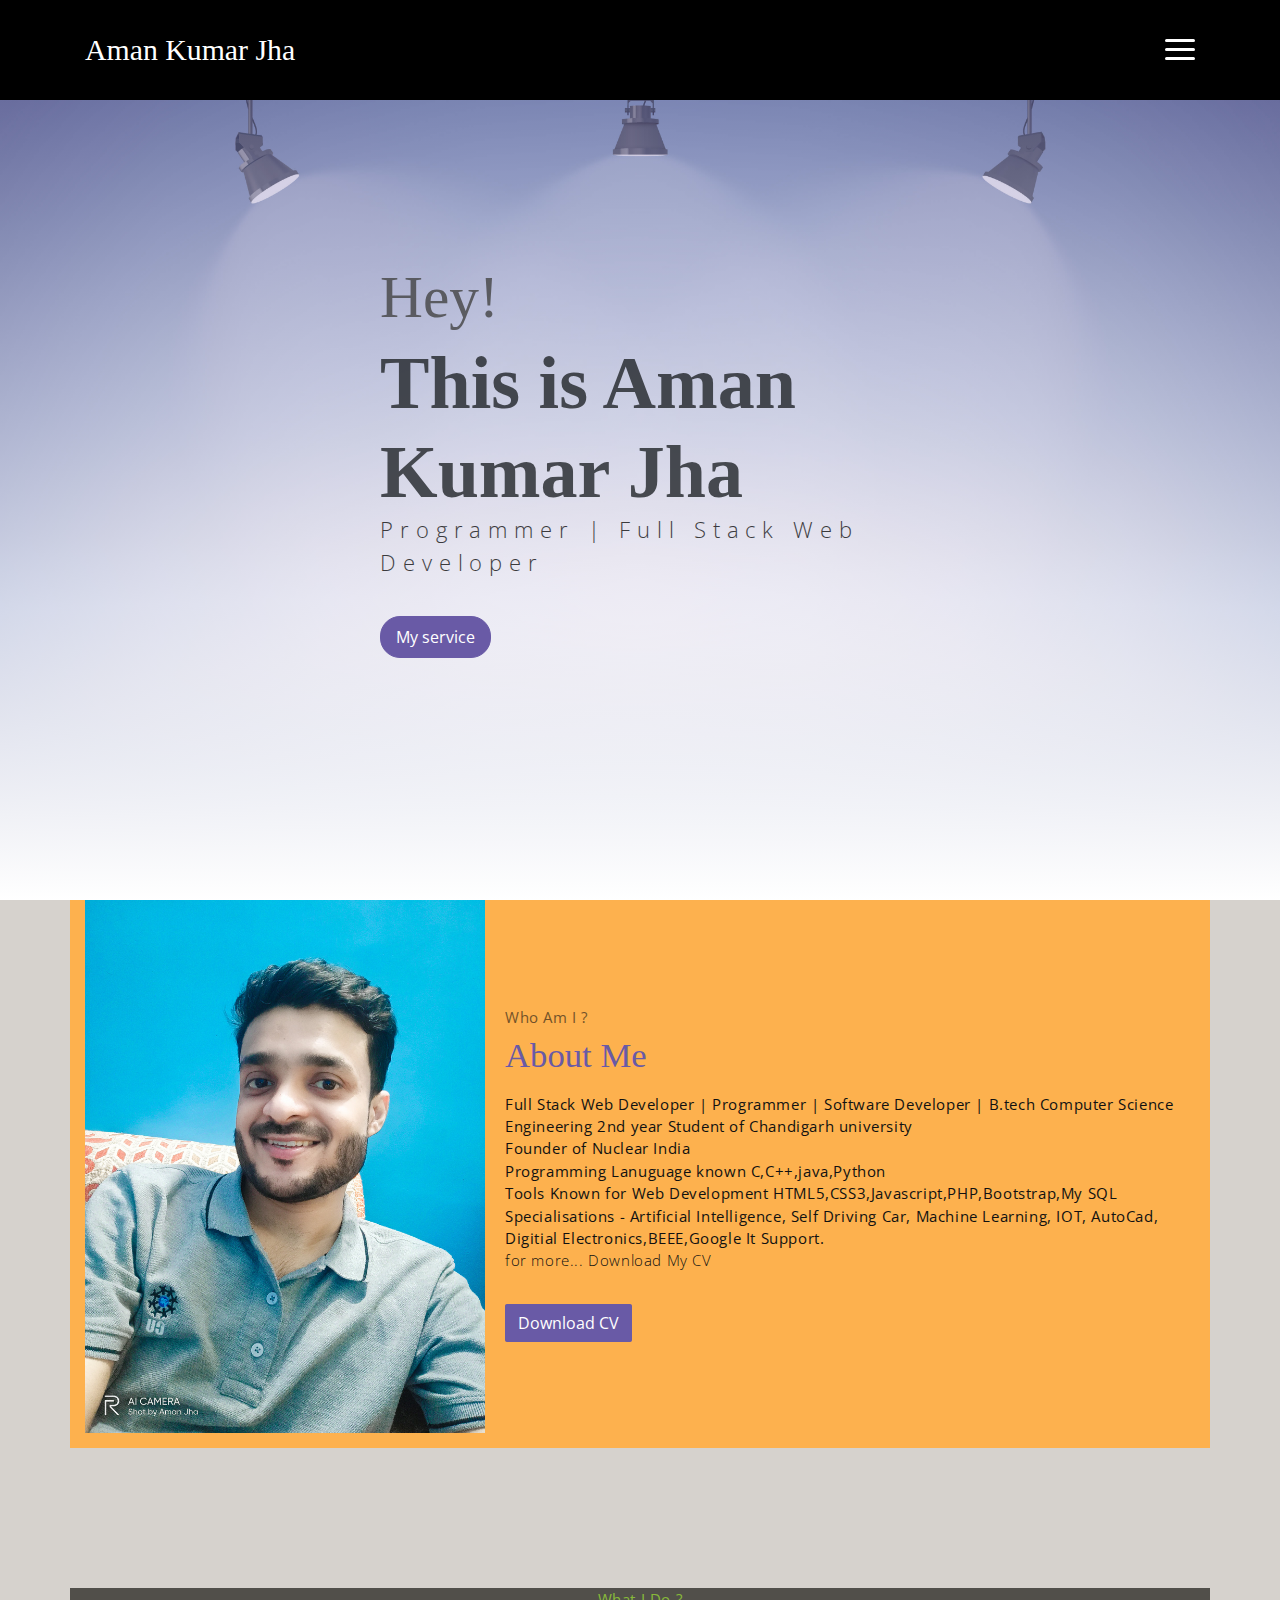
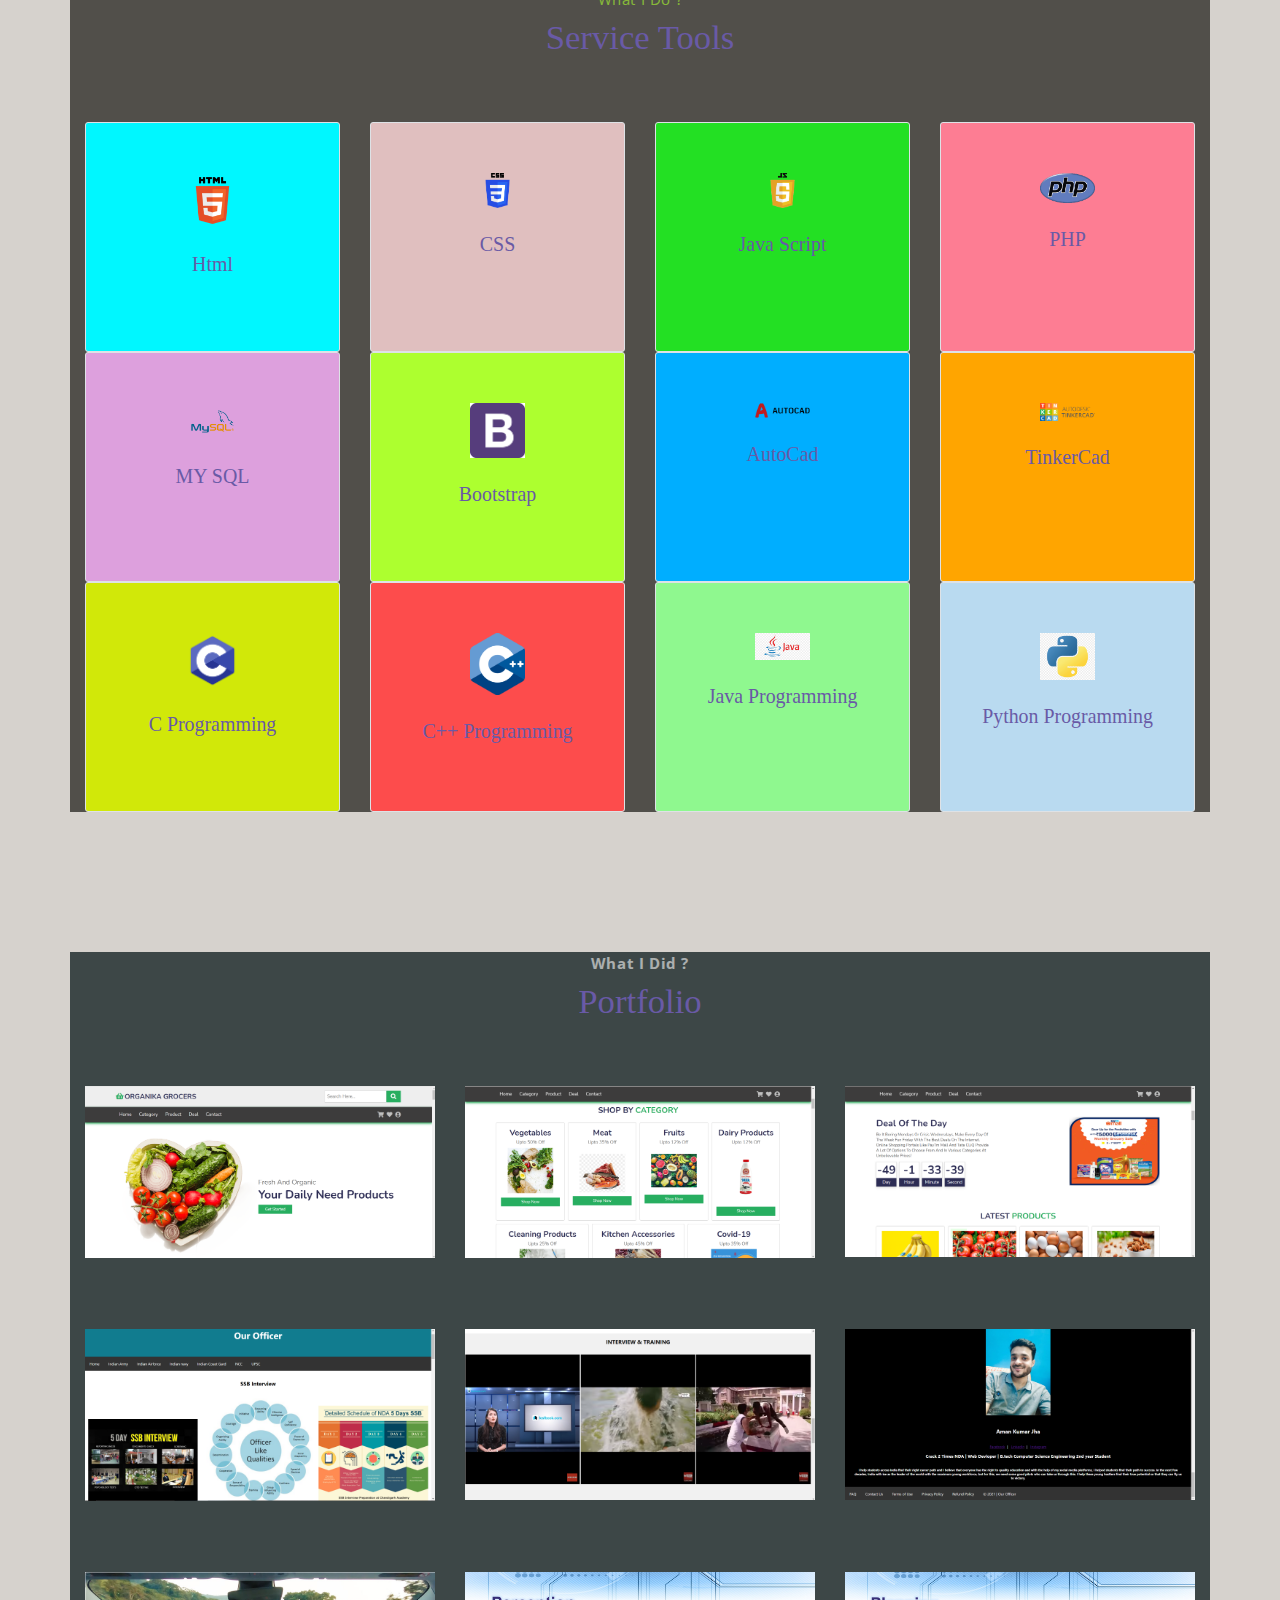
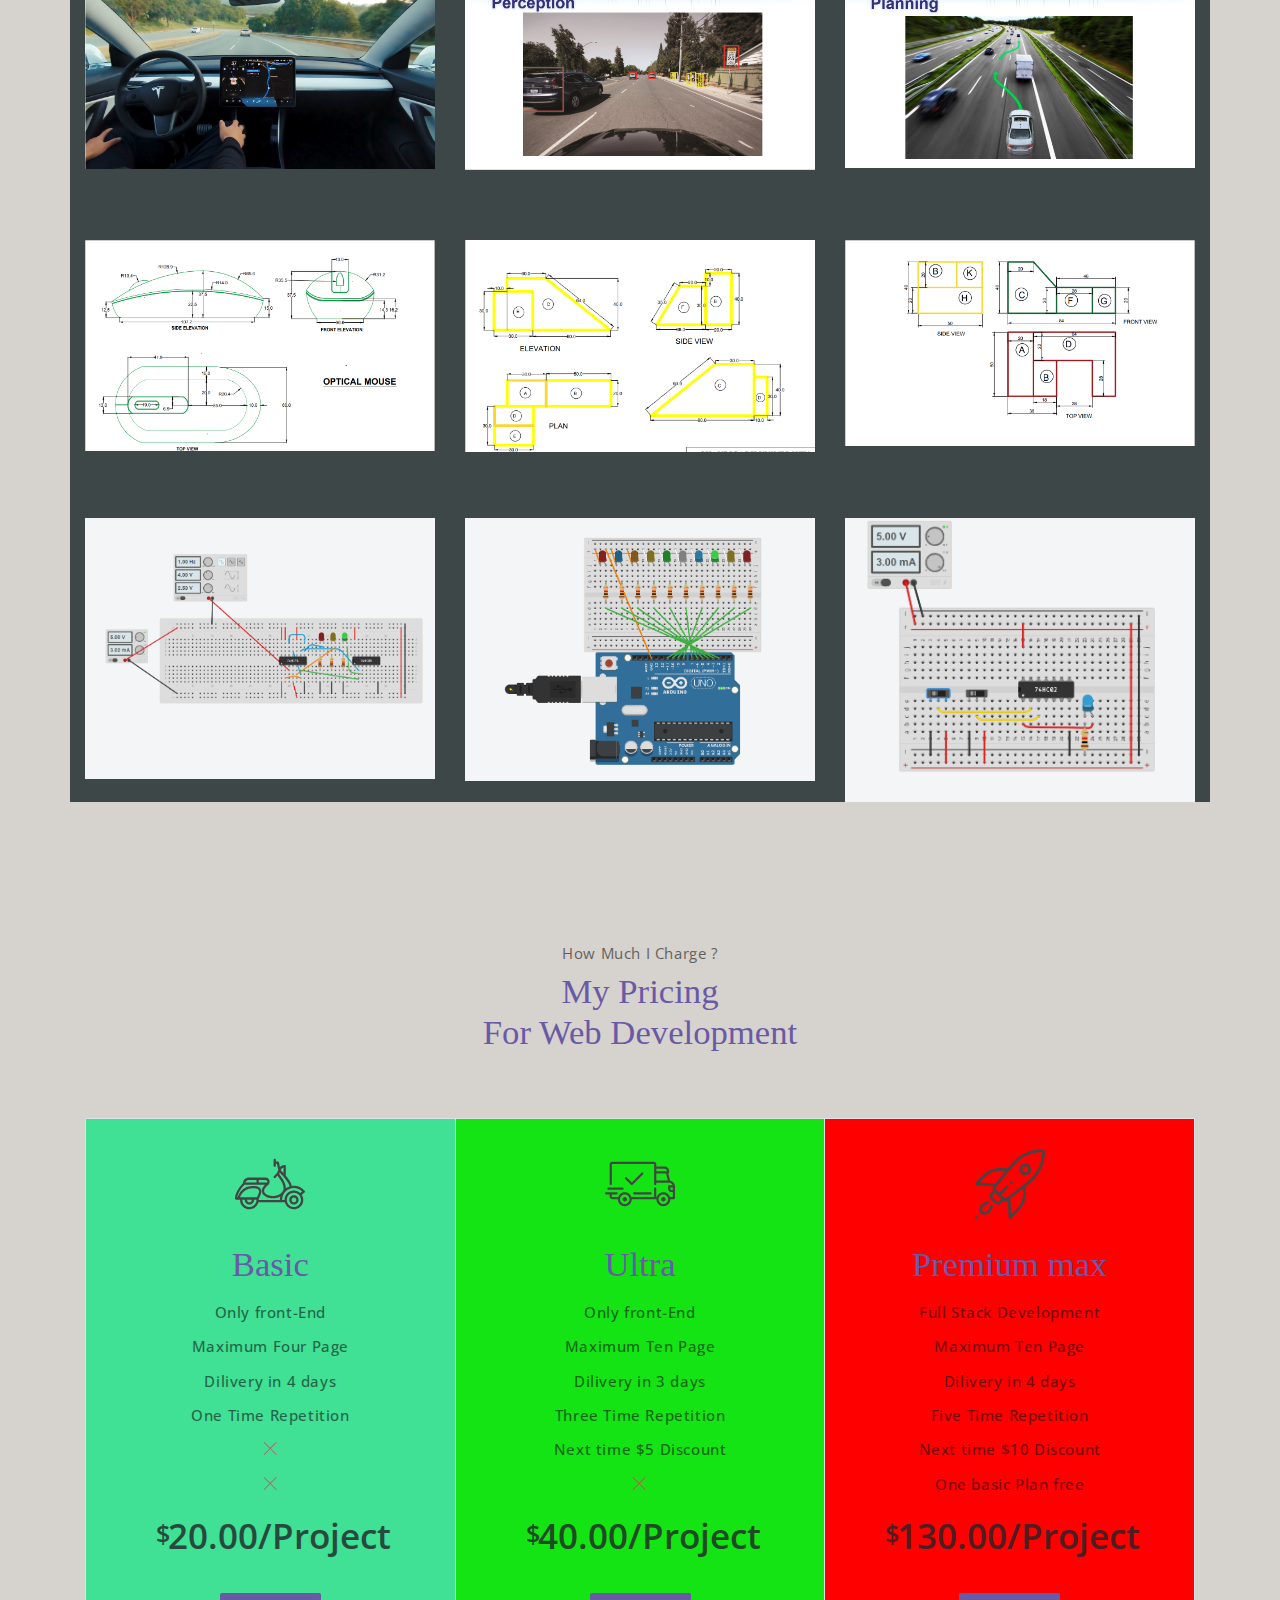
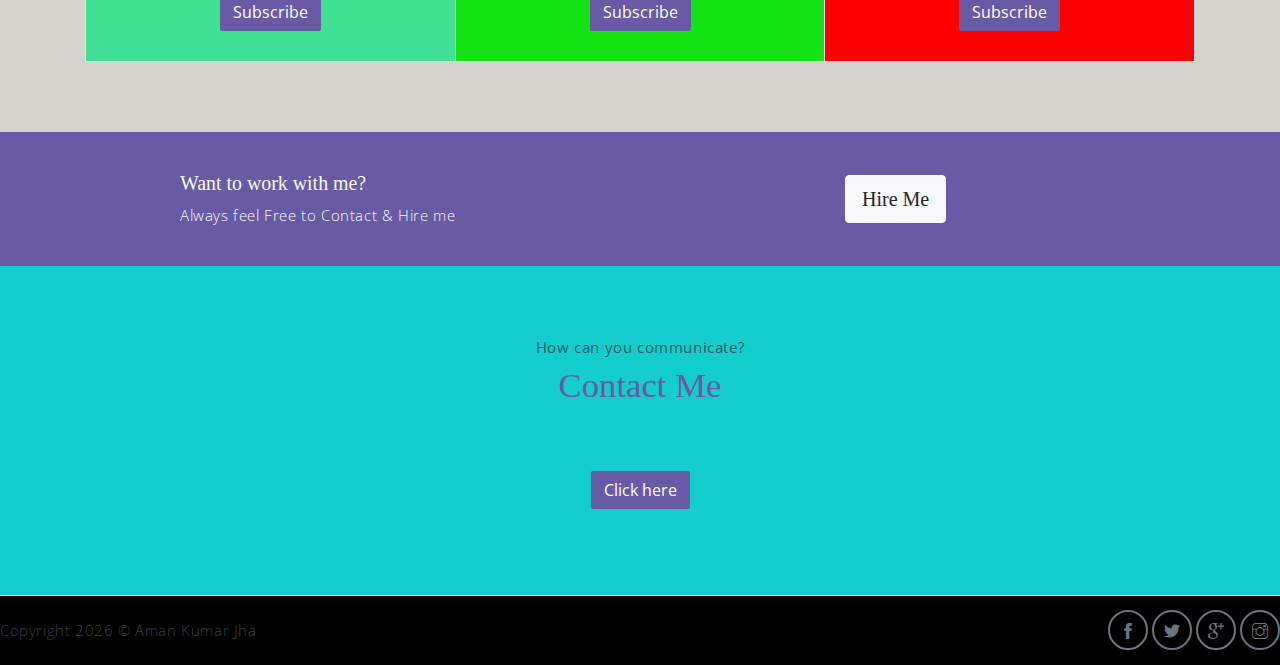
<file: index.html>
<!DOCTYPE html>
<html lang="en">
<head>
	<meta charset="utf-8">
    <meta name="viewport" content="width=device-width, initial-scale=1, shrink-to-fit=no">
    <meta name="description" content="welcome on Aman jha">
    <meta name="author" content="Devcrud">
    <title>AkJHA | HOME</title>
    <!-- font icons -->
    <link rel="stylesheet" href="assets/vendors/themify-icons/css/themify-icons.css">
    <!-- Bootstrap + Meyawo main styles -->
	<link rel="stylesheet" href="assets/css/meyawo.css">
</head>
<body data-spy="scroll" data-target=".navbar" data-offset="40" id="home">

    <!-- Page Navbar -->
    <nav class="custom-navbar" data-spy="affix" data-offset-top="20">
        <div class="container">
            <a class="logo" href="#">Aman Kumar Jha</a>         
            <ul class="nav">
                <li class="item">
                    <a class="link" href="#home">Home</a>
                </li>
                <li class="item">
                    <a class="link" href="#about">About</a>
                </li>
                <li class="item">
                    <a class="link" href="#portfolio">Portfolio</a>
                </li>
        
                <li class="item">
                    <a class="link" href="contact.html">Contact</a>
                </li>
                <li class="item ml-md-3">
                    <a href="components.html" class="btn btn-primary">Components</a>
                </li>
            </ul>
            <a href="javascript:void(0)" id="nav-toggle" class="hamburger hamburger--elastic">
                <div class="hamburger-box">
                  <div class="hamburger-inner"></div>
                </div>
            </a>
        </div>          
    </nav><!-- End of Page Navbar -->

    <!-- page header -->
    <header id="home" class="header">
        <div class="overlay"></div>
        <div class="header-content container">
            <h1 class="header-title">
                <span class="up">Hey!</span>
                <span class="down">This is Aman Kumar Jha</span>
            </h1>
            <p class="header-subtitle">Programmer | Full Stack Web Developer</p>            

            <a href="components.html" class="btn btn-primary mt-3 pricing-card-btn">My service</a>
        </div>              
    </header><!-- end of page header -->

    <!-- about section -->
    <section class="section pt-0" id="about">
        <!-- container -->
        <div class="container text-center" style="background-color: rgb(253, 177, 78);">
            <!-- about wrapper -->
            <div class="about">
                <div class="about-img-holder">
                    <img src="assets/imgs/myfav.png" class="about-img" alt="">
                </div>
                <div class="about-caption">
                    <p class="section-subtitle">Who Am I ?</p>
                    <h2 class="section-title mb-3">About Me</h2>
                    <p>
                       <b>Full Stack Web Developer | Programmer | Software Developer | B.tech Computer Science Engineering 2nd year Student of Chandigarh university</b>
                       <br><b>Founder of Nuclear India</b>
                        <br><b>Programming Lanuguage known C,C++,java,Python</b>
                       <br> <b>Tools Known for Web Development HTML5,CSS3,Javascript,PHP,Bootstrap,My SQL</b>
                       <br><b>Specialisations - Artificial Intelligence, Self Driving Car, Machine Learning, IOT, AutoCad, Digitial Electronics,BEEE,Google It Support. </b>  
                       <br>for more... Download My CV   
                    </p>
                    <a href="Aman Kumar Jha Resume.pdf" class="btn btn-primary mt-3 pricing-card-btn">Download CV</a>
                </div>              
            </div><!-- end of about wrapper -->
        </div><!-- end of container -->
    </section> <!-- end of about section -->

    <!-- service section -->
    <section class="section" id="service">
        <div class="container text-center" style="background-color: rgba(58, 56, 52, 0.856);">
            <p class="section-subtitle" style="color: greenyellow;">What I Do ?</p>
            <h6 class="section-title mb-6">Service Tools</h6>
            <!-- row -->
            <div class="row">
                <div class="col-md-6 col-lg-3">
                    <div class="service-card" style="background-color: rgb(0, 247, 255);">
                        <div class="body">
                            <img src="assets/imgs/html.png" alt="" class="icon">
                            <h6 class="title">Html</h6>
                            <p class="subtitle">Basically HTML is the standard markup language for creating Web pages, HTML describes the structure of a Web page </p>
                        </div>
                    </div>
                </div>
                <div class="col-md-6 col-lg-3">
                    <div class="service-card" style="background-color: rgb(224, 191, 191);">
                        <div class="body">
                            <img src="assets/imgs/CSS-Logo.png" alt="" class="icon">
                            <h6 class="title">CSS</h6>
                            <p class="subtitle">CSS is the language we use to style a Web page.,It can control the layout of multiple web pages all at once.</p>
                        </div>
                    </div>
                </div>
                <div class="col-md-6 col-lg-3">
                    <div class="service-card" style="background-color:rgb(35, 224, 35);">
                        <div class="body">
                            <img src="assets/imgs/JavaScript-Logo.png" alt="" class="icon">
                            <h6 class="title">Java Script</h6>
                            <p class="subtitle">JavaScript is a scripting language that enables you to create dynamically updating content, control multimedia, animate images, and pretty much everything else.</p>
                        </div>
                    </div>
                </div>
                <div class="col-md-6 col-lg-3">
                    <div class="service-card" style="background-color: rgb(253, 125, 147);">
                        <div class="body">
                            <img src="assets/imgs/php-logo.png" alt="" class="icon">
                            <h6 class="title">PHP</h6>
                            <p class="subtitle">PHP is currently known as the Hypertext Preprocessor. It is a server-side, scripting language that is used for developing static and dynamic websites.</p>
                        </div>
                    </div>
                </div>
                <div class="col-md-6 col-lg-3">
                    <div class="service-card" style="background-color:plum;">
                        <div class="body">
                            <img src="assets/imgs/MySQL-Logo.png" alt="" class="icon">
                            <h6 class="title">MY SQL</h6>
                            <p class="subtitle">MySQL is the most popular database system used with PHP. MySQL is developed, distributed, and supported by Oracle Corporation.</p>
                        </div>
                    </div>
                </div>
                <div class="col-md-6 col-lg-3">
                    <div class="service-card" style="background-color: greenyellow;">
                        <div class="body">
                            <img src="assets/imgs/boot.png" alt="" class="icon">
                            <h6 class="title">Bootstrap</h6>
                            <p class="subtitle">Bootstrap is the most popular CSS Framework for developing responsive and mobile-first websites.</p>
                        </div>
                    </div>
                </div>
                <div class="col-md-6 col-lg-3">
                    <div class="service-card" style="background-color: rgb(0, 174, 255);">
                        <div class="body">
                            <img src="assets/imgs/autocad.png" alt="" class="icon">
                            <h6 class="title">AutoCad</h6>
                            <p class="subtitle"><b>CAD-type software oriented to drawing and modeling in 2D and 3D. It allows the creation and modification of geometric models with develop all types of structures and objects.</b></p>
                        </div>
                    </div>
                </div>
                <div class="col-md-6 col-lg-3">
                    <div class="service-card" style="background-color: orange;">
                        <div class="body">
                            <img src="assets/imgs/TinkerCad.png" alt="" class="icon">
                            <h6 class="title">TinkerCad</h6>
                            <p class="subtitle">Tinkercad is app for electronics, and coding.i use it for Digitial electronics & BEEE.</p>
                        </div>
                    </div>
                </div>
               
                     
                <div class="col-md-6 col-lg-3">
                    <div class="service-card" style="background-color:rgba(229, 255, 0, 0.87);">
                        <div class="body">
                            <img src="assets/imgs/c-programming.png" alt="" class="icon">
                            <h6 class="title">C Programming</h6>
                            <p class="subtitle">C is a general-purpose programming language and can efficiently. work on enterprise applications,games,graphics and applications requiring calculations etc.</p>
                        </div>
                    </div>
                </div>

                <div class="col-md-6 col-lg-3">
                    <div class="service-card" style="background-color: rgba(255, 77, 77, 0.993);">
                        <div class="body">
                            <img src="assets/imgs/c++.png" alt="" class="icon">
                            <h6 class="title">C++ Programming</h6>
                            <p class="subtitle">it can be used to develop operating systems, browsers, games,and so on. C++ supports different ways of programming like procedural, object-oriented, functional, and so on.</p>
                        </div>
                    </div>
                </div>

                <div class="col-md-6 col-lg-3">
                    <div class="service-card" style="background-color: rgb(143, 248, 143);">
                        <div class="body">
                            <img src="assets/imgs/JAVA.png" alt="" class="icon">
                            <h6 class="title">Java Programming </h6>
                            <p class="subtitle">Java is a high-level, class-based, object-oriented programming language. that is designed to have as few implementation dependencies as possible.</p>
                        </div>
                    </div>
                </div>
                <div class="col-md-6 col-lg-3">
                    <div class="service-card" style="background-color: rgb(185, 218, 240);">
                        <div class="body">
                            <img src="assets/imgs/python.png" alt="" class="icon">
                            <h6 class="title">Python Programming </h6>
                            <p class="subtitle">Powerful programming language. It has efficient high-level data structures and a simple but effective approach to object-oriented programming.</p>
                        </div>
                    </div>
                </div>
                

            </div><!-- end of row -->
        </div>
    </section><!-- end of service section -->

    <!-- portfolio section -->
    <section class="section" id="portfolio">
        <div class="container text-center" style="background-color: rgb(61, 71, 71);">
            <p class="section-subtitle" style="color: rgb(245, 245, 245);"><b>What I Did ?</b></p>
            <h6 class="section-title mb-6">Portfolio</h6>
            <!-- row -->
            <div class="row">
                <div class="col-md-4">
                    <a href="itb19 pro/Final.html" class="portfolio-card">
                        <img src="assets/imgs/G1.png" class="portfolio-card-img" alt="">    
                        <span class="portfolio-card-overlay">
                            <span class="portfolio-card-caption">
                                <h4>Web Development</h5>
                                <p class="font-weight-normal">Category: MY PROJECT</p>
                            </span>                         
                        </span>                     
                    </a>
                </div>
                <div class="col-md-4">
                    <a href="gro(pptx)..pptx" class="portfolio-card">
                        <img class="portfolio-card-img" src="assets/imgs/G2.png" class="img-responsive rounded" alt="">
                        <span class="portfolio-card-overlay">
                            <span class="portfolio-card-caption">
                                <h4>Web Development</h5>
                                <p class="font-weight-normal">Category: MY PROJECT</p>
                            </span>                         
                        </span>                         
                    </a>
                </div>
                <div class="col-md-4">
                    <a href="itb19 pro/Final.html" class="portfolio-card">
                        <img class="portfolio-card-img" src="assets/imgs/G3.png" class="img-responsive rounded" alt="">    
                        <span class="portfolio-card-overlay">
                            <span class="portfolio-card-caption">
                                <h4>Web Development</h5>
                                <p class="font-weight-normal">Category: MY PROJECT</p>
                            </span>                         
                        </span>                     
                    </a>
                    <br>
                    <br>
                    <br>
                </div>
            
                <div class="col-md-4">
                    <a href="our officer/ourofficer.html" class="portfolio-card">
                        <img class="portfolio-card-img" src="assets/imgs/O1.png" class="img-responsive rounded" alt="">    
                        <span class="portfolio-card-overlay">
                            <span class="portfolio-card-caption">
                                <h4>Web Development</h5>
                                <p class="font-weight-normal">Category: MY PROJECT</p>
                            </span>                         
                        </span>                     
                    </a>
                </div>
                
                <div class="col-md-4">
                    <a href="our officer/ourofficer.html" class="portfolio-card">
                        <img class="portfolio-card-img" src="assets/imgs/O2.png" class="img-responsive rounded" alt="">    
                        <span class="portfolio-card-overlay">
                            <span class="portfolio-card-caption">
                                <h4>Web Development</h5>
                                <p class="font-weight-normal">Category: MY PROJECT</p>
                            </span>                         
                        </span>                     
                    </a>
                </div>
                
                <div class="col-md-4">
                    <a href="our officer/ourofficer.html" class="portfolio-card">
                        <img class="portfolio-card-img" src="assets/imgs/O3.png" class="img-responsive rounded" alt="">    
                        <span class="portfolio-card-overlay">
                            <span class="portfolio-card-caption">
                                <h4>Web Development</h5>
                                <p class="font-weight-normal">Category: MY PROJECT</p>
                            </span>                         
                        </span>                     
                    </a>
                    <br>
                    <br>
                    <br>
                </div>
                <div class="col-md-4">
                    <a href="AI.pptx" class="portfolio-card">
                        <img class="portfolio-card-img" src="assets/imgs/A1.png" class="img-responsive rounded" alt="">    
                        <span class="portfolio-card-overlay">
                            <span class="portfolio-card-caption">
                                <h4>Artificial Intelligence</h5>
                                <p class="font-weight-normal">Self Driving Car</p>
                            </span>                         
                        </span>                     
                    </a>
                </div>
                <div class="col-md-4">
                    <a href="AI.pptx" class="portfolio-card">
                        <img class="portfolio-card-img" src="assets/imgs/A2.png" class="img-responsive rounded" alt="">    
                        <span class="portfolio-card-overlay">
                            <span class="portfolio-card-caption">
                                <h4>Artificial Intelligence</h5>
                                <p class="font-weight-normal">Self Driving Car</p>
                            </span>                         
                        </span>                     
                    </a>
                </div>
                <div class="col-md-4">
                    <a href="AI.pptx" class="portfolio-card">
                        <img class="portfolio-card-img" src="assets/imgs/A3.png" class="img-responsive rounded" alt="">    
                        <span class="portfolio-card-overlay">
                            <span class="portfolio-card-caption">
                                <h4>Artificial Intelligence</h5>
                                <p class="font-weight-normal">Self Driving Car</p>
                            </span>                         
                        </span>                     
                    </a>
                <br>
                <br>
                <br>
                </div>

                <div class="col-md-4">
                    <a href="CGUPR10.pdf" class="portfolio-card">
                        <img class="portfolio-card-img" src="assets/imgs/au1.png" class="img-responsive rounded" alt="">    
                        <span class="portfolio-card-overlay">
                            <span class="portfolio-card-caption">
                                <h4>AutoCad Drawing</h5>
                                <p class="font-weight-normal">3D Drawing</p>
                            </span>                         
                        </span>                     
                    </a>
                </div>
                <div class="col-md-4">
                    <a href="CGUPR9.4.pdf" class="portfolio-card">
                        <img class="portfolio-card-img" src="assets/imgs/au2.png" class="img-responsive rounded" alt="">    
                        <span class="portfolio-card-overlay">
                            <span class="portfolio-card-caption">
                                <h4>AutoCad Drawing</h5>
                                <p class="font-weight-normal">3D Drawing</p>
                            </span>                         
                        </span>                     
                    </a>
                </div>
                <div class="col-md-4">
                    <a href="CGUPR9.1.pdf" class="portfolio-card">
                        <img class="portfolio-card-img" src="assets/imgs/au3.png" class="img-responsive rounded" alt="">    
                        <span class="portfolio-card-overlay">
                            <span class="portfolio-card-caption">
                                <h4>AutoCad Drawing</h5>
                                <p class="font-weight-normal">3D Drawing</p>
                            </span>                         
                        </span>                     
                    </a>
                    <br>
                    <br>
                    <br>
                </div>

                <div class="col-md-4">
                    <a target="_blank" href="https://www.tinkercad.com/things/08an2IGMc32-bodacious-sango-blad/editel?sharecode=xDtHnv-JCYyBtJoDleaD_qu96FEjMYzYauSV0rViv6s" class="portfolio-card">
                        <img class="portfolio-card-img" src="assets/imgs/tc4.png" class="img-responsive rounded" alt="">    
                        <span class="portfolio-card-overlay">
                            <span class="portfolio-card-caption">
                                <h4>Digital Electronics</h5>
                                <p class="font-weight-normal">Traffic light</p>
                            </span>                         
                        </span>                     
                    </a>
                </div>
                <div class="col-md-4">
                    <a target="_blank" href="https://www.tinkercad.com/things/5SSjnVf0Ypi-ingenious-wluff/editel?sharecode=B4TkeaT8aCzfpcEB2bQjfXHeUVpGFMPdBqrUmRACr28" class="portfolio-card">
                        <img class="portfolio-card-img" src="assets/imgs/tc2.png" class="img-responsive rounded" alt="">    
                        <span class="portfolio-card-overlay">
                            <span class="portfolio-card-caption">
                                <h4>BEEE</h5>
                                <p class="font-weight-normal">Auduino coding</p>
                            </span>                         
                        </span>                     
                    </a>
                </div>
                <div class="col-md-4">
                    <a target="_blank" href="https://www.tinkercad.com/things/fSmvOedq56c-surprising-waasa-densor/editel?sharecode=ET2A-Km9NgFvULjMfSfm_KFuDydp4Th0InrD7ctmscU" class="portfolio-card">
                        <img class="portfolio-card-img" src="assets/imgs/tc3.png" class="img-responsive rounded" alt="">    
                        <span class="portfolio-card-overlay">
                            <span class="portfolio-card-caption">
                                <h4>Digital Electronics</h5>
                                <p class="font-weight-normal">AND Gate SWITCH</p>
                            </span>                         
                        </span>                     
                    </a>
                </div>
               
                
            </div><!-- end of row -->
        </div><!-- end of container -->
    </section> <!-- end of portfolio section -->

    <!-- pricing section -->
    <section class="section" id="pricing">
        <div class="container text-center">
            <p class="section-subtitle">How Much I Charge ?</p>
            <h6 class="section-title mb-6">My Pricing <br> For Web Development </h6>
            <!-- row -->
            <div class="pricing-wrapper">
                <div class="pricing-card" style="background-color: rgb(64, 224, 149);">
                    <div class="pricing-card-header">
                        <img class="pricing-card-icon" src="assets/imgs/scooter.svg" alt="Download free bootstrap 4 landing page, free boootstrap 4 templates, Download free bootstrap 4.1 landing page, free boootstrap 4.1.1 templates, meyawo Landing page">
                    </div>
                    <div class="pricing-card-body">
                        <h6 class="pricing-card-title">Basic</h6>
                        <div class="pricing-card-list">
                            <p>Only front-End</p>
                            <p>Maximum Four Page</p>
                            <p>Dilivery in 4 days</p>
                            <p>One Time Repetition</p>
                            <p><i class="ti-close"></i></p>
                            <p><i class="ti-close"></i></p>
                        </div>
                    </div>
                    <div class="pricing-card-footer">
                        <span>$</span>
                        <span>20.00/Project</span>
                    </div>
                    <a href="contact.html" class="btn btn-primary mt-3 pricing-card-btn">Subscribe</a>
                </div>
                <div class="pricing-card" style="background-color: rgb(20, 228, 20);">
                    <div class="pricing-card-header">
                        <img class="pricing-card-icon" src="assets/imgs/shipped.svg" alt="Download free bootstrap 4 landing page, free boootstrap 4 templates, Download free bootstrap 4.1 landing page, free boootstrap 4.1.1 templates, meyawo Landing page">
                    </div>
                    <div class="pricing-card-body">
                        <h6 class="pricing-card-title">Ultra</h6>
                        <div class="pricing-card-list">
                            <p>Only front-End</p>
                            <p>Maximum Ten Page </p>
                            <p>Dilivery in 3 days</p>
                            <p>Three Time Repetition</p>
                            <p>Next time $5 Discount</p>
                            <p><i class="ti-close"></i></p>
                        </div>
                    </div>
                    <div class="pricing-card-footer">
                        <span>$</span>
                        <span>40.00/Project</span>
                    </div>
                    <a href="contact.html" class="btn btn-primary mt-3 pricing-card-btn">Subscribe</a>
                </div>
                <div class="pricing-card"style="background-color:red;">
                    <div class="pricing-card-header">
                        <img class="pricing-card-icon" src="assets/imgs/startup.svg" alt="Download free bootstrap 4 landing page, free boootstrap 4 templates, Download free bootstrap 4.1 landing page, free boootstrap 4.1.1 templates, meyawo Landing page">
                    </div>
                    <div class="pricing-card-body">
                        <h6 class="pricing-card-title">Premium max</h6>
                        <div class="pricing-card-list">
                            <p>Full Stack Development</p>
                            <p>Maximum Ten Page </p>
                            <p>Dilivery in 4 days</p>
                            <p>Five Time Repetition</p>
                            <p>Next time $10 Discount</p>
                            <p>One basic Plan free</p>
                        </div>
                    </div>
                    <div class="pricing-card-footer">
                        <span>$</span>
                        <span>130.00/Project</span>
                    </div>
                    <a href="contact.html" class="btn btn-primary mt-3 pricing-card-btn">Subscribe</a>
                </div>

            </div><!-- end of pricing wrapper -->
        </div> <!-- end of container -->
    </section><!-- end of pricing section -->

    <!-- section -->
    <section class="section-sm bg-primary">
        <!-- container -->
        <div class="container text-center text-sm-left">
            <!-- row -->
            <div class="row align-items-center">
                <div class="col-sm offset-md-1 mb-4 mb-md-0">
                    <h6 class="title text-light">Want to work with me?</h6>
                    <p class="m-0 text-light">Always feel Free to Contact & Hire me</p>
                </div>
                <div class="col-sm offset-sm-2 offset-md-3">
                  <a href="contact.html"><button class="btn btn-lg my-font btn-light rounded">Hire Me</button></a>
                </div>
            </div> <!-- end of row -->
        </div> <!-- end of container -->
    </section> <!-- end of section -->
    
    

    <!-- contact section -->
    <section class="section" id="contact" style="background-color:rgb(19, 204, 204);">
        <div class="container text-center">
            <p class="section-subtitle">How can you communicate?</p>
            <h6 class="section-title mb-5">Contact Me</h6>
            <!-- contact form -->
          
                    <div class="form-group col-sm-12 mt-3"> 
                        <a href="contact.html" class="btn btn-primary mt-3 pricing-card-btn">Click here</a>              
                    </div>
                </div>  
            </form><!-- end of contact form -->
        </div><!-- end of container -->
    </section><!-- end of contact section -->

    <!-- footer -->
    
        <footer class="footer" style="background-color: black;">       
            <p class="mb-0">Copyright <script>document.write(new Date().getFullYear())</script> &copy; Aman Kumar Jha</p>
            <div class="social-links text-right m-auto ml-sm-auto">
                <a href="https://www.facebook.com/aman9122/" class="link"><i class="ti-facebook"></i></a>
                <a href="https://twitter.com/leader_aman_jha" class="link"><i class="ti-twitter-alt"></i></a>
                <a href="#" class="link"><i class="ti-google"></i></a>
                <a href="https://www.instagram.com/leader_aman_jha/" class="link"><i class="ti-instagram"></i></a>
              
            </div>
        </footer>
    </div> <!-- end of page footer -->
	
	<!-- core  -->
    <script src="assets/vendors/jquery/jquery-3.4.1.js"></script>
    <script src="assets/vendors/bootstrap/bootstrap.bundle.js"></script>

    <!-- bootstrap 3 affix -->
	<script src="assets/vendors/bootstrap/bootstrap.affix.js"></script>

    <!-- Meyawo js -->
    <script src="assets/js/meyawo.js"></script>

</body>
</html>
</file>
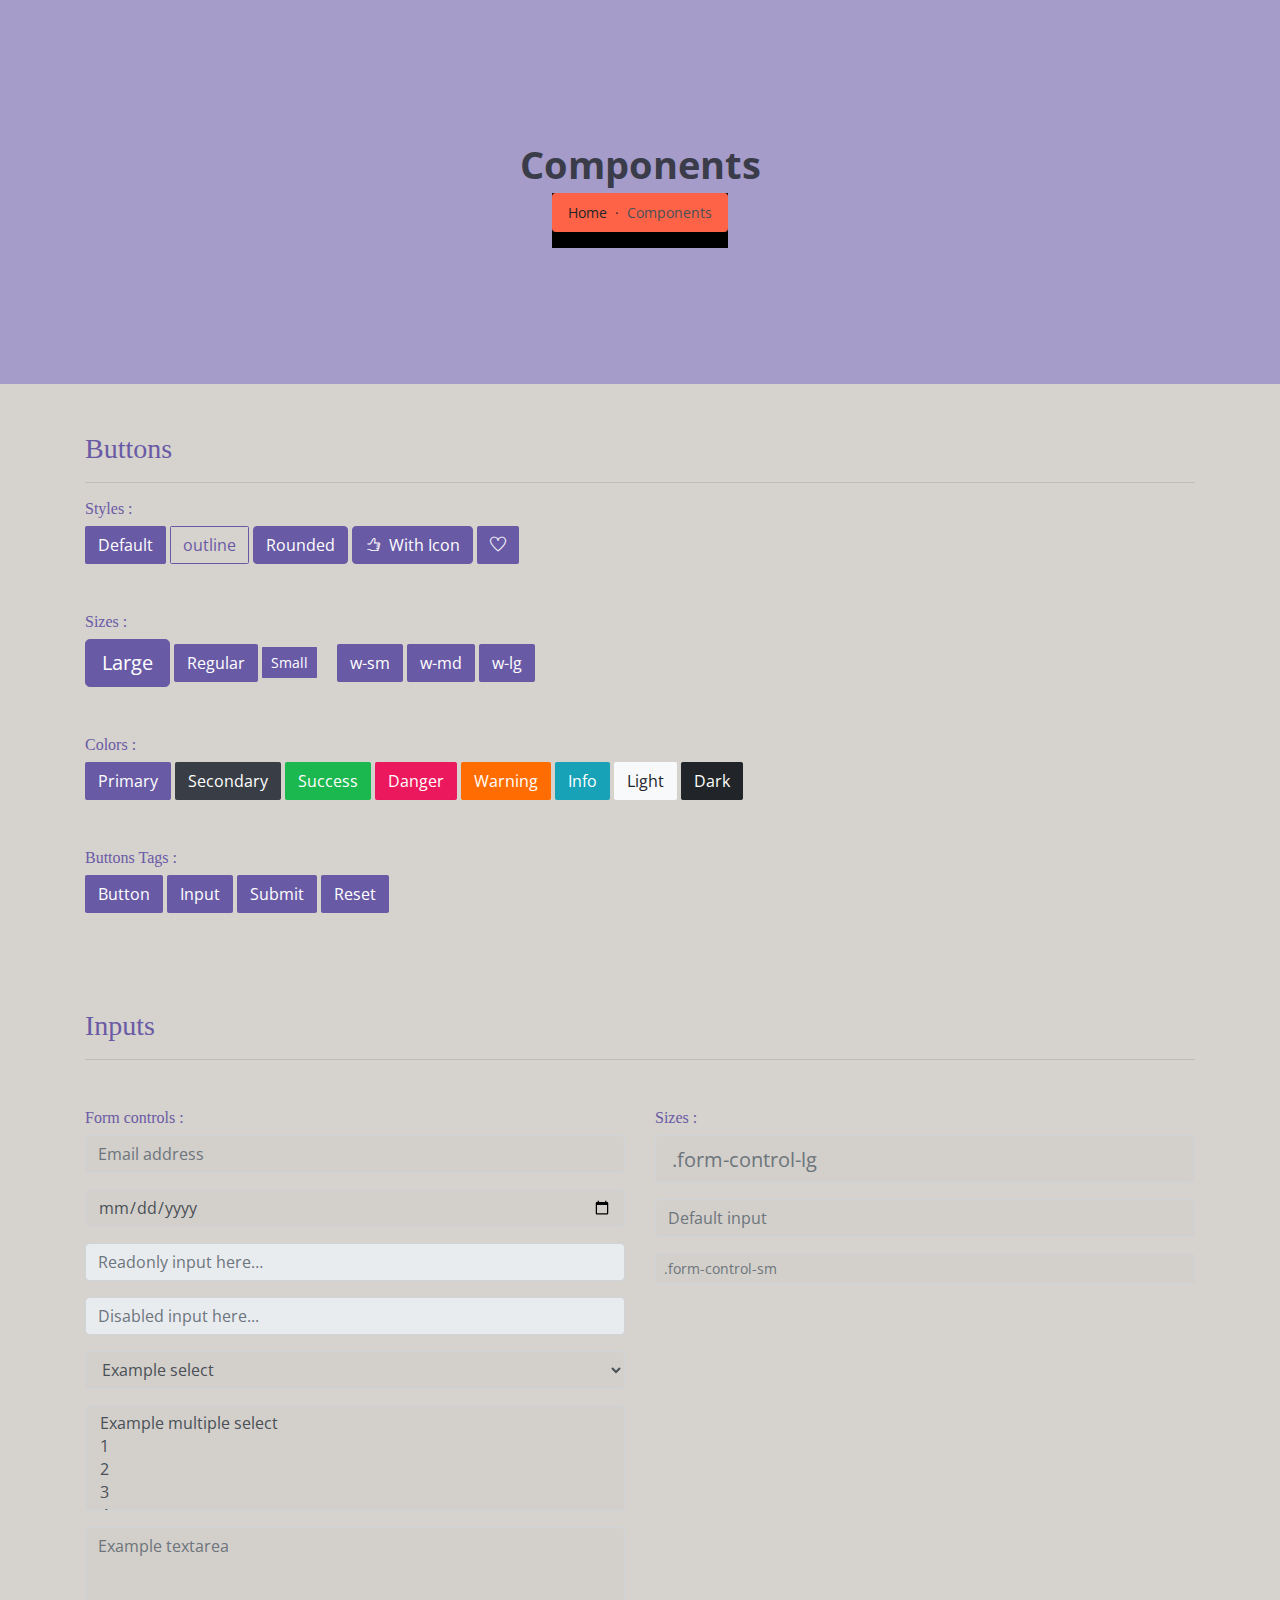
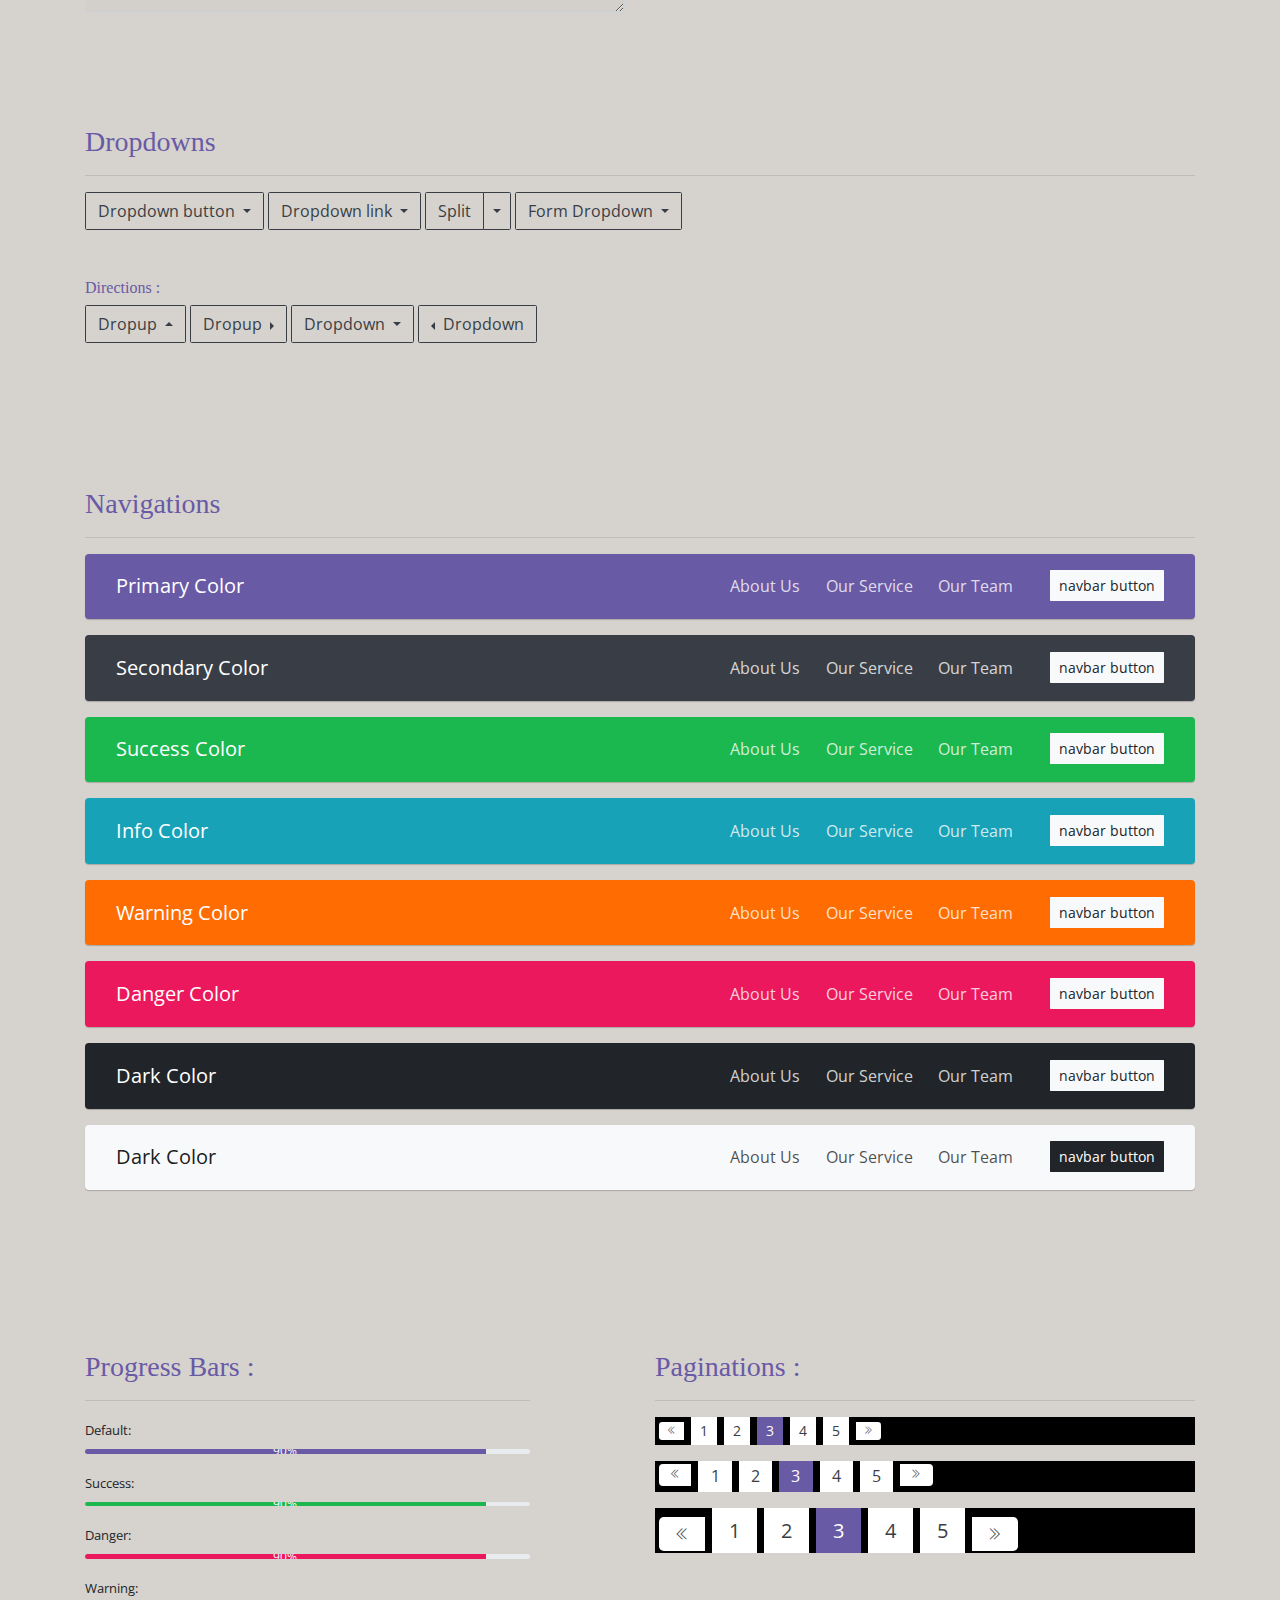
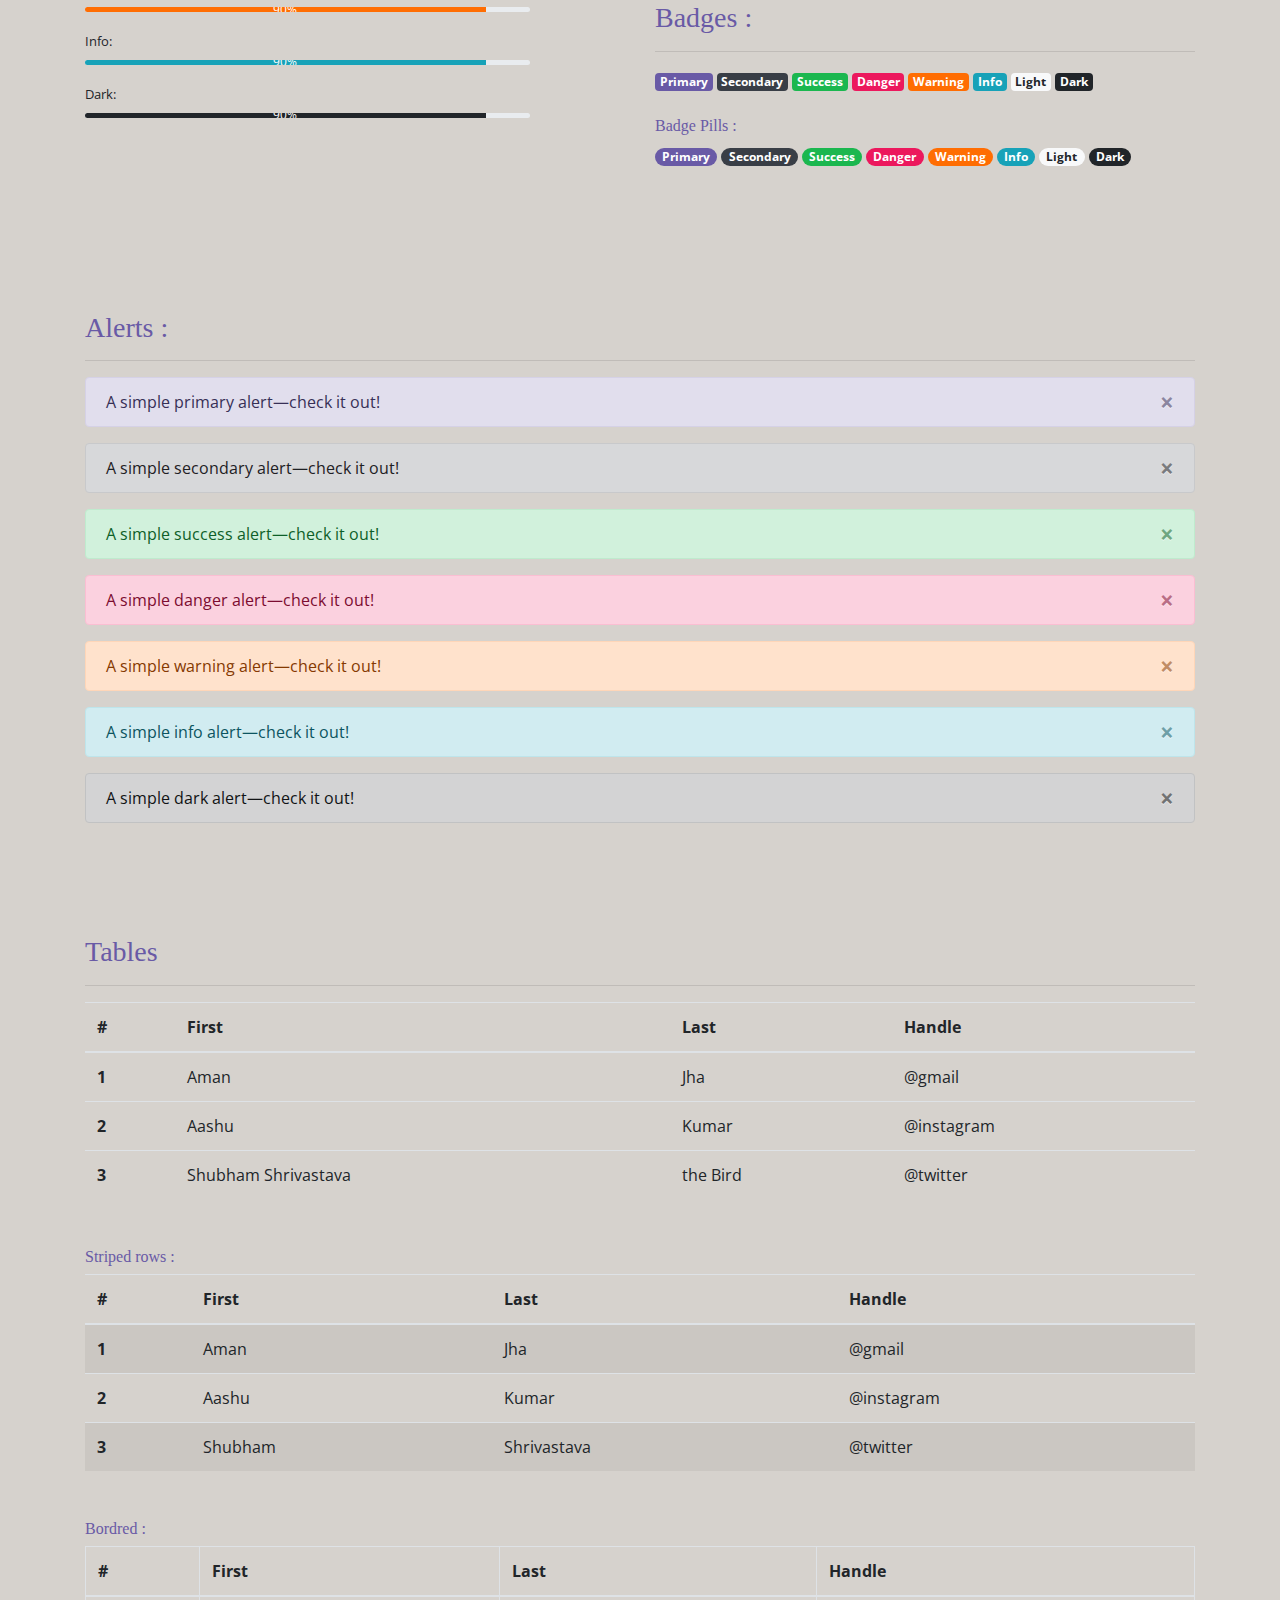
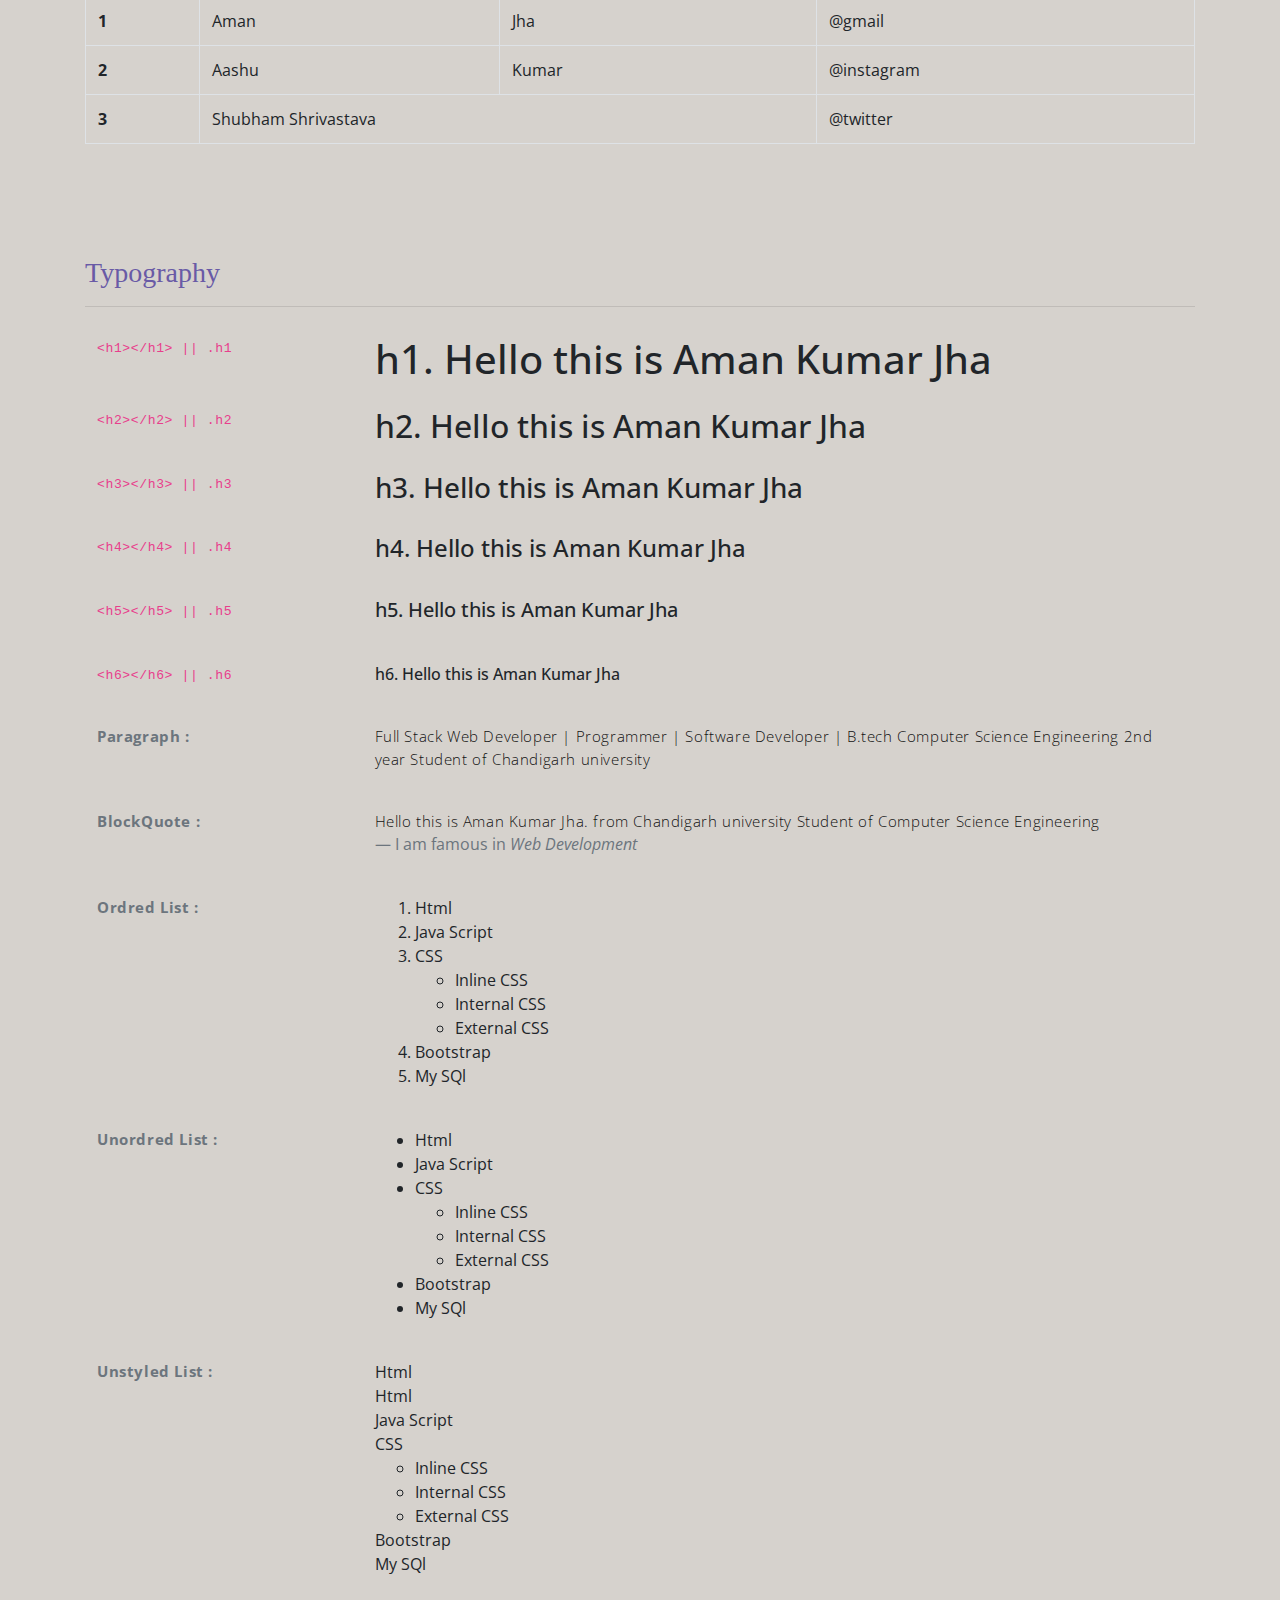
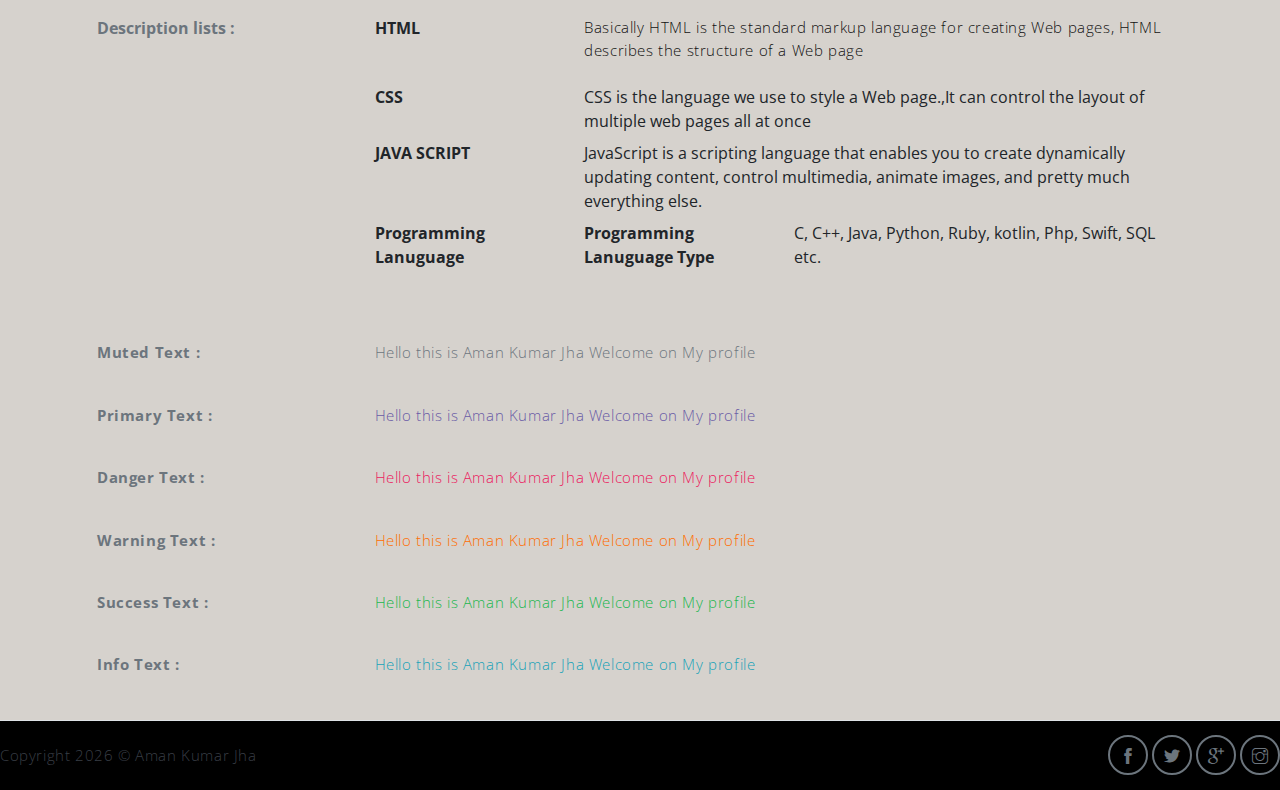
<file: components.html>
<!DOCTYPE html>
<html lang="en">
<head>
   <meta charset="utf-8">
   <meta name="viewport" content="width=device-width, initial-scale=1, shrink-to-fit=no">
   <meta name="description" content="Start your development with Meyawo landing page.">
   <meta name="author" content="Devcrud">
   <title>AMAN | Components</title>
   <!-- font icons -->
   <link rel="stylesheet" href="assets/vendors/themify-icons/css/themify-icons.css">
   <!-- Bootstrap + Steller  -->
   <link rel="stylesheet" href="assets/css/meyawo.css">
</head>
<body>

   <!-- Page Header -->
   <header class="header header-mini"> 
      <div class="header-title">Components</div> 
      <nav aria-label="breadcrumb">
         <ol class="breadcrumb" style="background-color: tomato;">
            <li class="breadcrumb-item"><a href="index.html">Home</a></li>
            <li class="breadcrumb-item active" aria-current="page">Components</li>
         </ol>
      </nav>
   </header> <!-- End Of Page Header -->

   <!-- main content -->
   <div class="container">

      <!-- Buttons -->
      <h3 class="mt-5">Buttons</h3>
      <hr>
      <h6 class="section-secondary-title">Styles :</h6>
      <button class="btn btn-primary">Default</button>
      <button class="btn btn-outline-primary">outline</button>
      <button class="btn btn-primary rounded">Rounded</button>
      <button class="btn btn-primary rounded"><i class="ti-thumb-up pr-1"></i> With Icon</button>
      <button class="btn btn-primary circle"><i class="ti-heart"></i></button>

      <h6 class="section-secondary-title mt-5">Sizes :</h6>
      <button class="btn btn-primary btn-lg">Large</button>
      <button class="btn btn-primary ">Regular</button>
      <button class="btn btn-primary btn-sm">Small</button>
      <button class="btn btn-primary w-sm ml-3">w-sm</button>
      <button class="btn btn-primary w-md">w-md</button>
      <button class="btn btn-primary w-lg">w-lg</button>

      <h6 class="section-secondary-title mt-5">Colors :</h6>          
      <button type="button" class="btn btn-primary">Primary</button>
      <button type="button" class="btn btn-secondary">Secondary</button>
      <button type="button" class="btn btn-success">Success</button>
      <button type="button" class="btn btn-danger">Danger</button>
      <button type="button" class="btn btn-warning">Warning</button>
      <button type="button" class="btn btn-info">Info</button>
      <button type="button" class="btn btn-light">Light</button>
      <button type="button" class="btn btn-dark">Dark</button>

      <h6 class="section-secondary-title mt-5">Buttons Tags :</h6>
      <button class="btn btn-primary" type="submit">Button</button>
      <input class="btn btn-primary" type="button" value="Input">
      <input class="btn btn-primary" type="submit" value="Submit">
      <input class="btn btn-primary" type="reset" value="Reset">
      
      <!-- devider -->
      <div class="py-5"></div>

      <!-- Inputs -->
      <h3>Inputs</h3>
      <hr>
      <div class="row mt-5">
         <div class="col-md-6">
            <h6 class="section-secondary-title">Form controls :</h6>        
            <div class="form-group">
               <input type="email" class="form-control" id="exampleFormControlInput1" placeholder="Email address">
            </div>
            <div class="form-group">
               <input type="date" class="form-control" id="exampleFormControlInput1" placeholder="Date">
            </div>
            <div class="form-group">
               <input class="form-control" type="text" placeholder="Readonly input here…" readonly>
            </div>
            <div class="form-group">
               <input class="form-control" id="disabledInput" type="text" placeholder="Disabled input here..." disabled>
            </div>
            <div class="form-group">
               <select class="form-control" id="exampleFormControlSelect1">
                  <option>Example select</option>
                  <option>1</option>
                  <option>2</option>
                  <option>3</option>
                  <option>4</option>
                  <option>5</option>
               </select>
            </div>
            <div class="form-group">
               <select multiple class="form-control" id="exampleFormControlSelect2">
                  <option>Example multiple select</option>
                  <option>1</option>
                  <option>2</option>
                  <option>3</option>
                  <option>4</option>
                  <option>5</option>
               </select>
            </div>
            <div class="form-group">
               <textarea class="form-control" id="exampleFormControlTextarea1" rows="3" placeholder="Example textarea"></textarea>
            </div>
         </div>
         <div class="col-md-6">
            <h6 class="section-secondary-title">Sizes :</h6>    
            <div class="form-group">
               <input class="form-control form-control-lg" type="text" placeholder=".form-control-lg">             
            </div>
            <div class="form-group">
               <input class="form-control" type="text" placeholder="Default input">
            </div>
            <div class="form-group">
               <input class="form-control form-control-sm" type="text" placeholder=".form-control-sm"> 
            </div>
         </div>
      </div> <!-- end of inputs -->   

      <!-- devider -->
      <div class="py-5"></div>             

      <!-- Dropdowns -->
      <h3 class="components-section-title font-weight-normal">Dropdowns</h3>
      <hr>
      <div class="dropdown d-inline-block">
         <button class="btn btn-outline-secondary dropdown-toggle" type="button" id="dropdownMenuButton" data-toggle="dropdown" aria-haspopup="true" aria-expanded="false">
         Dropdown button
         </button>
         <div class="dropdown-menu" aria-labelledby="dropdownMenuButton">
         <a class="dropdown-item" href="#">Action</a>
         <a class="dropdown-item" href="#">Another action</a>
         <a class="dropdown-item" href="#">Something else here</a>
         </div>
      </div>
      <div class="dropdown d-inline-block">
         <a class="btn btn-outline-secondary dropdown-toggle" href="#" role="button" id="dropdownMenuLink" data-toggle="dropdown" aria-haspopup="true" aria-expanded="false">
            Dropdown link
         </a>
         <div class="dropdown-menu" aria-labelledby="dropdownMenuLink">
            <a class="dropdown-item" href="#">Action</a>
            <a class="dropdown-item" href="#">Another action</a>
            <a class="dropdown-item" href="#">Something else here</a>
         </div>
      </div>
      <div class="btn-group">
         <button type="button" class="btn btn-outline-secondary">Split</button>
         <button type="button" class="btn btn-outline-secondary dropdown-toggle dropdown-toggle-split" data-toggle="dropdown" aria-haspopup="true" aria-expanded="false">
         <span class="sr-only">Toggle Dropdown</span>
         </button>
         <div class="dropdown-menu">
            <a class="dropdown-item" href="#">Action</a>
            <a class="dropdown-item" href="#">Another action</a>
            <a class="dropdown-item" href="#">Something else here</a>
            <div class="dropdown-divider"></div>
            <a class="dropdown-item" href="#">Separated link</a>
         </div>
      </div>
      <div class="btn-group">
         <button class="btn btn-outline-secondary dropdown-toggle" type="button" id="dropdownMenuButton" data-toggle="dropdown" aria-haspopup="true" aria-expanded="false">
            Form Dropdown
         </button>
         <div class="dropdown-menu form">
            <form class="px-4 py-3">
               <div class="form-group">
                  <input type="email" class="form-control" id="exampleDropdownFormEmail1" placeholder="email@example.com">
               </div>
               <div class="form-group">
                  <input type="password" class="form-control" id="exampleDropdownFormPassword1" placeholder="Password">
               </div>
               <div class="form-check mb-3">
                  <input type="checkbox" class="form-check-input" id="dropdownCheck">
                  <label class="form-check-label" for="dropdownCheck">
                     Remember me
                  </label>
               </div>
               <button type="submit" class="btn btn-primary btn-block">Sign in</button>
            </form>
            <div class="dropdown-divider"></div>
            <a class="dropdown-item" href="#"><small>New around here? Sign up</small></a>
            <a class="dropdown-item" href="#"><small>Forgot password?</small></a>
         </div>
      </div>       
      <h6 class="section-secondary-title mt-5">Directions :</h6>  
      <div class="btn-group dropup">
         <button type="button" class="btn btn-outline-secondary dropdown-toggle" data-toggle="dropdown" aria-haspopup="true" aria-expanded="false">
            Dropup
         </button>
         <div class="dropdown-menu">
            <a class="dropdown-item" href="#">Action</a>
            <a class="dropdown-item" href="#">Another action</a>
            <a class="dropdown-item" href="#">Something else here</a>
            <div class="dropdown-divider"></div>
            <a class="dropdown-item" href="#">Separated link</a>
         </div>
      </div>
      <div class="btn-group dropright">
         <button type="button" class="btn btn-outline-secondary dropdown-toggle" data-toggle="dropdown" aria-haspopup="true" aria-expanded="false">
            Dropup
         </button>
         <div class="dropdown-menu">
            <a class="dropdown-item" href="#">Action</a>
            <a class="dropdown-item" href="#">Another action</a>
            <a class="dropdown-item" href="#">Something else here</a>
            <div class="dropdown-divider"></div>
            <a class="dropdown-item" href="#">Separated link</a>
         </div>
      </div>
      <div class="btn-group">
         <button type="button" class="btn btn-outline-secondary dropdown-toggle" data-toggle="dropdown" aria-haspopup="true" aria-expanded="false">
            Dropdown
         </button>
         <div class="dropdown-menu">
            <a class="dropdown-item" href="#">Action</a>
            <a class="dropdown-item" href="#">Another action</a>
            <a class="dropdown-item" href="#">Something else here</a>
            <div class="dropdown-divider"></div>
            <a class="dropdown-item" href="#">Separated link</a>
         </div>
      </div>
      <div class="btn-group dropleft">
         <button type="button" class="btn btn-outline-secondary dropdown-toggle" data-toggle="dropdown" aria-haspopup="true" aria-expanded="false">
            Dropdown
         </button>
         <div class="dropdown-menu">
            <a class="dropdown-item" href="#">Action</a>
            <a class="dropdown-item" href="#">Another action</a>
            <a class="dropdown-item" href="#">Something else here</a>
            <div class="dropdown-divider"></div>
            <a class="dropdown-item" href="#">Separated link</a>
         </div>
      </div> <!-- end of Dropdowns -->  

      <!-- devider -->
      <div class="py-5"></div>   

      <!-- navbars -->
      <h3 class="components-section-title font-weight-normal mt-5">Navigations</h3>
      <hr>
      <nav class="navbar navbar-expand-sm navbar-dark bg-primary rounded shadow mb-3">
         <div class="container">
            <a class="navbar-brand" href="#">Primary Color</a>
            <button class="navbar-toggler ml-auto" type="button" data-toggle="collapse" data-target="#navbarSupportedContent" aria-controls="navbarSupportedContent" aria-expanded="false" aria-label="Toggle navigation">
            <span class="navbar-toggler-icon"></span>
            </button>
            <div class="collapse navbar-collapse" id="navbarSupportedContent">
               <ul class="navbar-nav ml-auto"> 
                  <li class="nav-item">
                     <a class="nav-link" href="#about">About Us</a>
                  </li>
                  <li class="nav-item">
                     <a class="nav-link" href="#service">Our Service</a>
                  </li>
                  <li class="nav-item">
                     <a class="nav-link" href="#team">Our Team</a>
                  </li>
                  <li class="nav-item">
                     <a href="#book-table" class="ml-4 mt-1 btn btn-light btn-sm">navbar button</a>
                  </li>
               </ul>                       
            </div>
         </div>
      </nav>
      <nav class="navbar navbar-expand-sm navbar-dark bg-secondary rounded shadow mb-3">
         <div class="container">
            <a class="navbar-brand" href="#">Secondary Color</a>
            <button class="navbar-toggler ml-auto" type="button" data-toggle="collapse" data-target="#navbarSupportedContent" aria-controls="navbarSupportedContent" aria-expanded="false" aria-label="Toggle navigation">
            <span class="navbar-toggler-icon"></span>
            </button>
            <div class="collapse navbar-collapse" id="navbarSupportedContent">
               <ul class="navbar-nav ml-auto"> 
                  <li class="nav-item">
                     <a class="nav-link" href="#about">About Us</a>
                  </li>
                  <li class="nav-item">
                     <a class="nav-link" href="#service">Our Service</a>
                  </li>
                  <li class="nav-item">
                     <a class="nav-link" href="#team">Our Team</a>
                  </li>
                  <li class="nav-item">
                     <a href="#book-table" class="ml-4 mt-1 btn btn-light btn-sm">navbar button</a>
                  </li>
               </ul>                       
            </div>
         </div>
      </nav>
      <nav class="navbar navbar-expand-sm navbar-dark bg-success rounded shadow mb-3">
         <div class="container">
            <a class="navbar-brand" href="#">Success Color</a>
            <button class="navbar-toggler ml-auto" type="button" data-toggle="collapse" data-target="#navbarSupportedContent" aria-controls="navbarSupportedContent" aria-expanded="false" aria-label="Toggle navigation">
            <span class="navbar-toggler-icon"></span>
            </button>
            <div class="collapse navbar-collapse" id="navbarSupportedContent">
               <ul class="navbar-nav ml-auto"> 
                  <li class="nav-item">
                     <a class="nav-link" href="#about">About Us</a>
                  </li>
                  <li class="nav-item">
                     <a class="nav-link" href="#service">Our Service</a>
                  </li>
                  <li class="nav-item">
                     <a class="nav-link" href="#team">Our Team</a>
                  </li>
                  <li class="nav-item">
                     <a href="#book-table" class="ml-4 mt-1 btn btn-light btn-sm">navbar button</a>
                  </li>
               </ul>                       
            </div>
         </div>
      </nav>
      <nav class="navbar navbar-expand-sm navbar-dark bg-info rounded shadow mb-3">
         <div class="container">
            <a class="navbar-brand" href="#">Info Color</a>
            <button class="navbar-toggler ml-auto" type="button" data-toggle="collapse" data-target="#navbarSupportedContent" aria-controls="navbarSupportedContent" aria-expanded="false" aria-label="Toggle navigation">
            <span class="navbar-toggler-icon"></span>
            </button>
            <div class="collapse navbar-collapse" id="navbarSupportedContent">
               <ul class="navbar-nav ml-auto"> 
                  <li class="nav-item">
                     <a class="nav-link" href="#about">About Us</a>
                  </li>
                  <li class="nav-item">
                     <a class="nav-link" href="#service">Our Service</a>
                  </li>
                  <li class="nav-item">
                     <a class="nav-link" href="#team">Our Team</a>
                  </li>
                  <li class="nav-item">
                     <a href="#book-table" class="ml-4 mt-1 btn btn-light btn-sm">navbar button</a>
                  </li>
               </ul>                       
            </div>
         </div>
      </nav>
      <nav class="navbar navbar-expand-sm navbar-dark bg-warning rounded shadow mb-3">
         <div class="container">
            <a class="navbar-brand" href="#">Warning Color</a>
            <button class="navbar-toggler ml-auto" type="button" data-toggle="collapse" data-target="#navbarSupportedContent" aria-controls="navbarSupportedContent" aria-expanded="false" aria-label="Toggle navigation">
            <span class="navbar-toggler-icon"></span>
            </button>
            <div class="collapse navbar-collapse" id="navbarSupportedContent">
               <ul class="navbar-nav ml-auto"> 
                  <li class="nav-item">
                     <a class="nav-link" href="#about">About Us</a>
                  </li>
                  <li class="nav-item">
                     <a class="nav-link" href="#service">Our Service</a>
                  </li>
                  <li class="nav-item">
                     <a class="nav-link" href="#team">Our Team</a>
                  </li>
                  <li class="nav-item">
                     <a href="#book-table" class="ml-4 mt-1 btn btn-light btn-sm">navbar button</a>
                  </li>
               </ul>                       
            </div>
         </div>
      </nav>
      <nav class="navbar navbar-expand-sm navbar-dark bg-danger rounded shadow mb-3">
         <div class="container">
            <a class="navbar-brand" href="#">Danger Color</a>
            <button class="navbar-toggler ml-auto" type="button" data-toggle="collapse" data-target="#navbarSupportedContent" aria-controls="navbarSupportedContent" aria-expanded="false" aria-label="Toggle navigation">
            <span class="navbar-toggler-icon"></span>
            </button>
            <div class="collapse navbar-collapse" id="navbarSupportedContent">
               <ul class="navbar-nav ml-auto"> 
                  <li class="nav-item">
                     <a class="nav-link" href="#about">About Us</a>
                  </li>
                  <li class="nav-item">
                     <a class="nav-link" href="#service">Our Service</a>
                  </li>
                  <li class="nav-item">
                     <a class="nav-link" href="#team">Our Team</a>
                  </li>
                  <li class="nav-item">
                     <a href="#book-table" class="ml-4 mt-1 btn btn-light btn-sm">navbar button</a>
                  </li>
               </ul>                       
            </div>
         </div>
      </nav>
      <nav class="navbar navbar-expand-sm navbar-dark bg-dark rounded shadow mb-3">
         <div class="container">
            <a class="navbar-brand" href="#">Dark Color</a>
            <button class="navbar-toggler ml-auto" type="button" data-toggle="collapse" data-target="#navbarSupportedContent" aria-controls="navbarSupportedContent" aria-expanded="false" aria-label="Toggle navigation">
            <span class="navbar-toggler-icon"></span>
            </button>
            <div class="collapse navbar-collapse" id="navbarSupportedContent">
               <ul class="navbar-nav ml-auto"> 
                  <li class="nav-item">
                     <a class="nav-link" href="#about">About Us</a>
                  </li>
                  <li class="nav-item">
                     <a class="nav-link" href="#service">Our Service</a>
                  </li>
                  <li class="nav-item">
                     <a class="nav-link" href="#team">Our Team</a>
                  </li>
                  <li class="nav-item">
                     <a href="#book-table" class="ml-4 mt-1 btn btn-light btn-sm">navbar button</a>
                  </li>
               </ul>                       
            </div>
         </div>
      </nav>
      <nav class="navbar navbar-expand-sm navbar-light bg-light rounded shadow mb-3">
         <div class="container">
            <a class="navbar-brand" href="#">Dark Color</a>
            <button class="navbar-toggler ml-auto" type="button" data-toggle="collapse" data-target="#navbarSupportedContent" aria-controls="navbarSupportedContent" aria-expanded="false" aria-label="Toggle navigation">
            <span class="navbar-toggler-icon"></span>
            </button>
            <div class="collapse navbar-collapse" id="navbarSupportedContent">
               <ul class="navbar-nav ml-auto"> 
                  <li class="nav-item">
                     <a class="nav-link" href="#about">About Us</a>
                  </li>
                  <li class="nav-item">
                     <a class="nav-link" href="#service">Our Service</a>
                  </li>
                  <li class="nav-item">
                     <a class="nav-link" href="#team">Our Team</a>
                  </li>
                  <li class="nav-item">
                     <a href="#book-table" class="ml-4 mt-1 btn btn-dark btn-sm">navbar button</a>
                  </li>
               </ul>                       
            </div>
         </div>
      </nav>
      <!-- End of navbars -->

      <!-- devider -->
      <div class="py-5"></div>   
      
      <!-- progress bars -->
      <div class="row justify-content-between">
         <div class="col-md-5">
            <h3 class="components-section-title font-weight-normal mt-5">Progress Bars :</h3>
            <hr>
            <small>Default: </small>
            <div class="progress mt-2 mb-3">
               <div class="progress-bar" role="progressbar" style="width: 90%" aria-valuenow="25" aria-valuemin="0" aria-valuemax="100"><span>90%</span></div>
            </div>
            <small>Success:</small>
            <div class="progress mt-2 mb-3">
               <div class="progress-bar bg-success" role="progressbar" style="width: 90%" aria-valuenow="25" aria-valuemin="0" aria-valuemax="100"><span>90%</span></div>
            </div>
            <small>Danger:</small>
            <div class="progress mt-2 mb-3">
               <div class="progress-bar bg-danger" role="progressbar" style="width: 90%" aria-valuenow="25" aria-valuemin="0" aria-valuemax="100"><span>90%</span></div>
            </div>
            <small>Warning:</small>
            <div class="progress mt-2 mb-3">
               <div class="progress-bar bg-warning" role="progressbar" style="width: 90%" aria-valuenow="25" aria-valuemin="0" aria-valuemax="100"><span>90%</span></div>
            </div>
            <small>Info:</small>
            <div class="progress mt-2 mb-3">
               <div class="progress-bar bg-info" role="progressbar" style="width: 90%" aria-valuenow="25" aria-valuemin="0" aria-valuemax="100"><span>90%</span></div>
            </div>
            <small>Dark:</small>
            <div class="progress mt-2 mb-3">
               <div class="progress-bar bg-dark" role="progressbar" style="width: 90%" aria-valuenow="25" aria-valuemin="0" aria-valuemax="100"><span>90%</span></div>
            </div>
         </div>
         <div class="col-md-6">
            <h3 class="components-section-title font-weight-normal mt-5">Paginations :</h3>
            <hr>
            <nav aria-label="Page navigation example">
               <ul class="pagination pagination-sm">
                  <li class="page-item"><a class="page-link" href="#"><i class="ti-angle-double-left"></i></a></li>
                  <li class="page-item"><a class="page-link" href="#">1</a></li>
                  <li class="page-item"><a class="page-link" href="#">2</a></li>
                  <li class="page-item active"><a class="page-link" href="#">3</a></li>
                  <li class="page-item"><a class="page-link" href="#">4</a></li>
                  <li class="page-item"><a class="page-link" href="#">5</a></li>
                  <li class="page-item"><a class="page-link" href="#"><i class="ti-angle-double-right"></i></a></li>
               </ul>
            </nav>
            <nav aria-label="Page navigation example">
               <ul class="pagination">
               <li class="page-item"><a class="page-link" href="#"><i class="ti-angle-double-left"></i></a></li>
                  <li class="page-item"><a class="page-link" href="#">1</a></li>
                  <li class="page-item"><a class="page-link" href="#">2</a></li>
                  <li class="page-item active"><a class="page-link" href="#">3</a></li>
                  <li class="page-item"><a class="page-link" href="#">4</a></li>
                  <li class="page-item"><a class="page-link" href="#">5</a></li>
                  <li class="page-item"><a class="page-link" href="#"><i class="ti-angle-double-right"></i></a></li>
               </ul>
            </nav>
            <nav aria-label="Page navigation example">
               <ul class="pagination pagination-lg">
                  <li class="page-item"><a class="page-link" href="#"><i class="ti-angle-double-left"></i></a></li>
                  <li class="page-item"><a class="page-link" href="#">1</a></li>
                  <li class="page-item"><a class="page-link" href="#">2</a></li>
                  <li class="page-item active"><a class="page-link" href="#">3</a></li>
                  <li class="page-item"><a class="page-link" href="#">4</a></li>
                  <li class="page-item"><a class="page-link" href="#">5</a></li>
                  <li class="page-item"><a class="page-link" href="#"><i class="ti-angle-double-right"></i></a></li>
               </ul>
            </nav>

            <!-- Badges -->
            <h3 class="components-section-title font-weight-normal mt-5">Badges :</h3>
            <hr>
            <span class="badge badge-primary">Primary</span>
            <span class="badge badge-secondary">Secondary</span>
            <span class="badge badge-success">Success</span>
            <span class="badge badge-danger">Danger</span>
            <span class="badge badge-warning">Warning</span>
            <span class="badge badge-info">Info</span>
            <span class="badge badge-light">Light</span>
            <span class="badge badge-dark">Dark</span>
            <h6 class="section-secondary-title mt-4 mb-2">Badge Pills :</h6>
            <span class="badge badge-pill badge-primary">Primary</span>
            <span class="badge badge-pill badge-secondary">Secondary</span>
            <span class="badge badge-pill badge-success">Success</span>
            <span class="badge badge-pill badge-danger">Danger</span>
            <span class="badge badge-pill badge-warning">Warning</span>
            <span class="badge badge-pill badge-info">Info</span>
            <span class="badge badge-pill badge-light">Light</span>
            <span class="badge badge-pill badge-dark">Dark</span>
         </div>
      </div> <!-- End of Progress bars -->

      <!-- devider -->
      <div class="py-5"></div>  

      <!-- Alerts -->
      <h3 class="components-section-title font-weight-normal mt-5">Alerts :</h3>
      <hr>
      <div class="alert alert-primary alert-dismissible fade show" role="alert">
         A simple primary alert—check it out!
         <button type="button" class="close" data-dismiss="alert" aria-label="Close">
            <span aria-hidden="true">&times;</span>
         </button>
      </div>
      <div class="alert alert-secondary alert-dismissible fade show" role="alert">
         A simple secondary alert—check it out!
         <button type="button" class="close" data-dismiss="alert" aria-label="Close">
            <span aria-hidden="true">&times;</span>
         </button>
      </div>
      <div class="alert alert-success alert-dismissible fade show" role="alert">
         A simple success alert—check it out!
         <button type="button" class="close" data-dismiss="alert" aria-label="Close">
            <span aria-hidden="true">&times;</span>
         </button>
      </div>
      <div class="alert alert-danger alert-dismissible fade show" role="alert">
         A simple danger alert—check it out!
         <button type="button" class="close" data-dismiss="alert" aria-label="Close">
            <span aria-hidden="true">&times;</span>
         </button>
      </div>
      <div class="alert alert-warning alert-dismissible fade show" role="alert">
         A simple warning alert—check it out!
         <button type="button" class="close" data-dismiss="alert" aria-label="Close">
            <span aria-hidden="true">&times;</span>
         </button>
      </div>
      <div class="alert alert-info alert-dismissible fade show" role="alert">
         A simple info alert—check it out!
         <button type="button" class="close" data-dismiss="alert" aria-label="Close">
            <span aria-hidden="true">&times;</span>
         </button>
      </div>
      <div class="alert alert-dark alert-dismissible fade show" role="alert">
         A simple dark alert—check it out!
         <button type="button" class="close" data-dismiss="alert" aria-label="Close">
            <span aria-hidden="true">&times;</span>
         </button>
      </div>
      <!-- end of alerts -->

      <!-- devider -->
      <div class="py-5"></div> 
   
      <!-- tables -->
      <h3 class="components-section-title">Tables</h3>
      <hr>
      <table class="table">
         <thead>
            <tr>
               <th scope="col">#</th>
               <th scope="col">First</th>
               <th scope="col">Last</th>
               <th scope="col">Handle</th>
            </tr>
         </thead>
         <tbody>
            <tr>
               <th scope="row">1</th>
               <td>Aman</td>
               <td>Jha</td>
               <td>@gmail</td>
            </tr>
            <tr>
               <th scope="row">2</th>
               <td>Aashu</td>
               <td>Kumar</td>
               <td>@instagram</td>
            </tr>
            <tr>
               <th scope="row">3</th>
               <td>Shubham Shrivastava</td>
               <td>the Bird</td>
               <td>@twitter</td>
            </tr>
         </tbody>
      </table>

      <h6 class="section-secondary-title mt-5">Striped rows :</h6>
      <table class="table table-striped">
         <thead>
            <tr>
               <th scope="col">#</th>
               <th scope="col">First</th>
               <th scope="col">Last</th>
               <th scope="col">Handle</th>
            </tr>
         </thead>
         <tbody>
            <tr>
               <th scope="row">1</th>
               <td>Aman</td>
               <td>Jha</td>
               <td>@gmail</td>
            </tr>
            <tr>
               <th scope="row">2</th>
               <td>Aashu</td>
               <td>Kumar</td>
               <td>@instagram</td>
            </tr>
            <tr>
               <th scope="row">3</th>
               <td>Shubham</td>
               <td>Shrivastava</td>
               <td>@twitter</td>
            </tr>
         </tbody>
      </table>

      <h6 class="section-secondary-title mt-5">Bordred :</h6>
      <table class="table table-bordered">
         <thead>
            <tr>
               <th scope="col">#</th>
               <th scope="col">First</th>
               <th scope="col">Last</th>
               <th scope="col">Handle</th>
            </tr>
         </thead>
         <tbody>
            <tr>
               <th scope="row">1</th>
               <td>Aman</td>
               <td>Jha</td>
               <td>@gmail</td>
            </tr>
            <tr>
               <th scope="row">2</th>
               <td>Aashu</td>
               <td>Kumar</td>
               <td>@instagram</td>
            </tr>
            <tr>
               <th scope="row">3</th>
               <td colspan="2">Shubham Shrivastava</td>
               <td>@twitter</td>
            </tr>
         </tbody>
      </table>
      <!-- end of tables -->

      <!-- devider -->
      <div class="py-5"></div> 

      <!-- typography -->
      <h3 class="components-section-title">Typography</h3>
      <hr>
      <table class="table table-borderless v-align-center">
         <tbody>
            <tr>
               <td>
                  <p><code class="highlighter-rouge">&lt;h1&gt;&lt;/h1&gt; || .h1</code></p>
               </td>
               <td class="w-75"><span class="h1">h1. Hello this is Aman Kumar Jha</span></td>
            </tr>
            <tr>
               <td>
                  <p><code class="highlighter-rouge">&lt;h2&gt;&lt;/h2&gt; || .h2</code></p>
               </td>
               <td><span class="h2">h2. Hello this is Aman Kumar Jha</span></td>
            </tr>
            <tr>
               <td>
                  <p><code class="highlighter-rouge">&lt;h3&gt;&lt;/h3&gt; || .h3</code></p>
               </td>
               <td><span class="h3">h3. Hello this is Aman Kumar Jha</span></td>
            </tr>
            <tr>
               <td>
                  <p><code class="highlighter-rouge">&lt;h4&gt;&lt;/h4&gt; || .h4</code></p>
               </td>
               <td><span class="h4">h4. Hello this is Aman Kumar Jha</span></td>
            </tr>
            <tr>
               <td>
                  <p><code class="highlighter-rouge">&lt;h5&gt;&lt;/h5&gt; || .h5</code></p>
               </td>
               <td><span class="h5">h5. Hello this is Aman Kumar Jha</span></td>
            </tr>
            <tr>
               <td>
                  <p><code class="highlighter-rouge">&lt;h6&gt;&lt;/h6&gt; || .h6</code></p>
               </td>
               <td><span class="h6">h6. Hello this is Aman Kumar Jha</span></td>
            </tr>
            <tr>
               <td>
                  <p class="font-weight-bold text-muted">Paragraph :</p>
               </td>
               <td><p>Full Stack Web Developer | Programmer | Software Developer | B.tech Computer Science Engineering 2nd year Student of Chandigarh university</p></td>
            </tr>
            <tr>
               <td>
                  <p class="font-weight-bold text-muted">BlockQuote :</p>
               </td>
               <td>
                  <blockquote class="blockquote">
                     <p class="mb-0">Hello this is Aman Kumar Jha. from Chandigarh university Student of Computer Science Engineering</p>
                     <footer class="blockquote-footer">I am famous in <cite title="Source Title">Web Development</cite></footer>
                  </blockquote>
               </td>
            </tr>

            <tr>
               <td><p class="font-weight-bold text-muted">Ordred List :</p></td>
               <td>
                  <ol>
                     <li>Html</li>
                     <li>Java Script</li>
                     <li>CSS
                        <ul>
                           <li>Inline CSS</li>
                           <li>Internal CSS</li>
                           <li>External CSS</li>
                        </ul>
                     </li>
                     <li>Bootstrap</li>
                     <li>My SQl</li>
                  </ol>
               </td>
            </tr>
            <tr>
               <td><p class="font-weight-bold text-muted">Unordred List :</p></td>
               <td>
                  <ul >
                     <li>Html</li>
                     <li>Java Script</li>
                     <li>CSS
                        <ul>
                           <li>Inline CSS</li>
                           <li>Internal CSS</li>
                           <li>External CSS</li>
                        </ul>
                     </li>
                     <li>Bootstrap</li>
                     <li>My SQl</li>
                  </ul>
               </td>
            </tr>
            <tr>
               <td><p class="font-weight-bold text-muted">Unstyled List :</p></td>
               <td>Html
                  <ul class="list-unstyled">
                     <li>Html</li>
                     <li>Java Script</li>
                     <li>CSS
                        <ul>
                           <li>Inline CSS</li>
                           <li>Internal CSS</li>
                           <li>External CSS</li>
                        </ul>
                     </li>
                     <li>Bootstrap</li>
                     <li>My SQl</li>
                  </ul>
               </td>
            </tr>
            <tr>
               <td class="font-weight-bold text-muted">Description lists : </td>
               <td>
                  <dl class="row">
                     <dt class="col-sm-3">HTML</dt>
                     <dd class="col-sm-9">
                        <p>Basically HTML is the standard markup language for creating Web pages, HTML describes the structure of a Web page</p>
                     </dd>

                     <dt class="col-sm-3">CSS</dt>
                     <dd class="col-sm-9">CSS is the language we use to style a Web page.,It can control the layout of multiple web pages all at once</dd>

                     <dt class="col-sm-3 text-truncate">JAVA SCRIPT</dt>
                     <dd class="col-sm-9">JavaScript is a scripting language that enables you to create dynamically updating content, control multimedia, animate images, and pretty much everything else.</dd>

                     <dt class="col-sm-3">Programming Lanuguage</dt>
                     <dd class="col-sm-9">
                        <dl class="row">
                           <dt class="col-sm-4">Programming Lanuguage Type</dt>
                           <dd class="col-sm-8">C, C++, Java, Python, Ruby, kotlin, Php, Swift, SQL etc.</dd>
                        </dl>
                     </dd>
                  </dl>
               </td>
            </tr>
            <tr>
               <td>
                  <p class="font-weight-bold text-muted">Muted Text :</p>
               </td>
               <td>
                  <p class="text-muted">Hello this is Aman Kumar Jha Welcome on My profile</p>
               </td>
            </tr>
            <tr>
               <td>
                  <p class="font-weight-bold text-muted">Primary Text :</p>
               </td>
               <td>
                  <p class="text-primary">Hello this is Aman Kumar Jha Welcome on My profile</p>
               </td>
            </tr>
            <tr>
               <td>
                  <p class="font-weight-bold text-muted">Danger Text :</p>
               </td>
               <td>
                  <p class="text-danger">Hello this is Aman Kumar Jha Welcome on My profile</p>
               </td>
            </tr>
            <tr>
               <td>
                  <p class="font-weight-bold text-muted">Warning Text :</p>
               </td>
               <td>
                  <p class="text-warning">Hello this is Aman Kumar Jha Welcome on My profile</p>
               </td>
            </tr>
            <tr>
               <td>
                  <p class="font-weight-bold text-muted">Success Text :</p>
               </td>
               <td>
                  <p class="text-success">Hello this is Aman Kumar Jha Welcome on My profile</p>
               </td>
            </tr>
            <tr>
               <td>
                  <p class="font-weight-bold text-muted">Info Text :</p>
               </td>
               <td>
                  <p class="text-info">Hello this is Aman Kumar Jha Welcome on My profile</p>
               </td>
            </tr>
         </tbody>
      </table>
   </div>
   <!-- end of typography -->

   <!-- footer -->
   <footer class="footer" style="background-color: black;">       
      <p class="mb-0">Copyright <script>document.write(new Date().getFullYear())</script> &copy; Aman Kumar Jha</p>
      <div class="social-links text-right m-auto ml-sm-auto">
          <a href="https://www.facebook.com/aman9122/" class="link"><i class="ti-facebook"></i></a>
          <a href="https://twitter.com/leader_aman_jha" class="link"><i class="ti-twitter-alt"></i></a>
          <a href="#" class="link"><i class="ti-google"></i></a>
          <a href="https://www.instagram.com/leader_aman_jha/" class="link"><i class="ti-instagram"></i></a>
        
      </div>
  </footer>
</div> <!-- end of page footer -->

<!-- core  -->
<script src="assets/vendors/jquery/jquery-3.4.1.js"></script>
<script src="assets/vendors/bootstrap/bootstrap.bundle.js"></script>

<!-- bootstrap 3 affix -->
<script src="assets/vendors/bootstrap/bootstrap.affix.js"></script>

<!-- Meyawo js -->
<script src="assets/js/meyawo.js"></script>

</body>
</html>
</file>
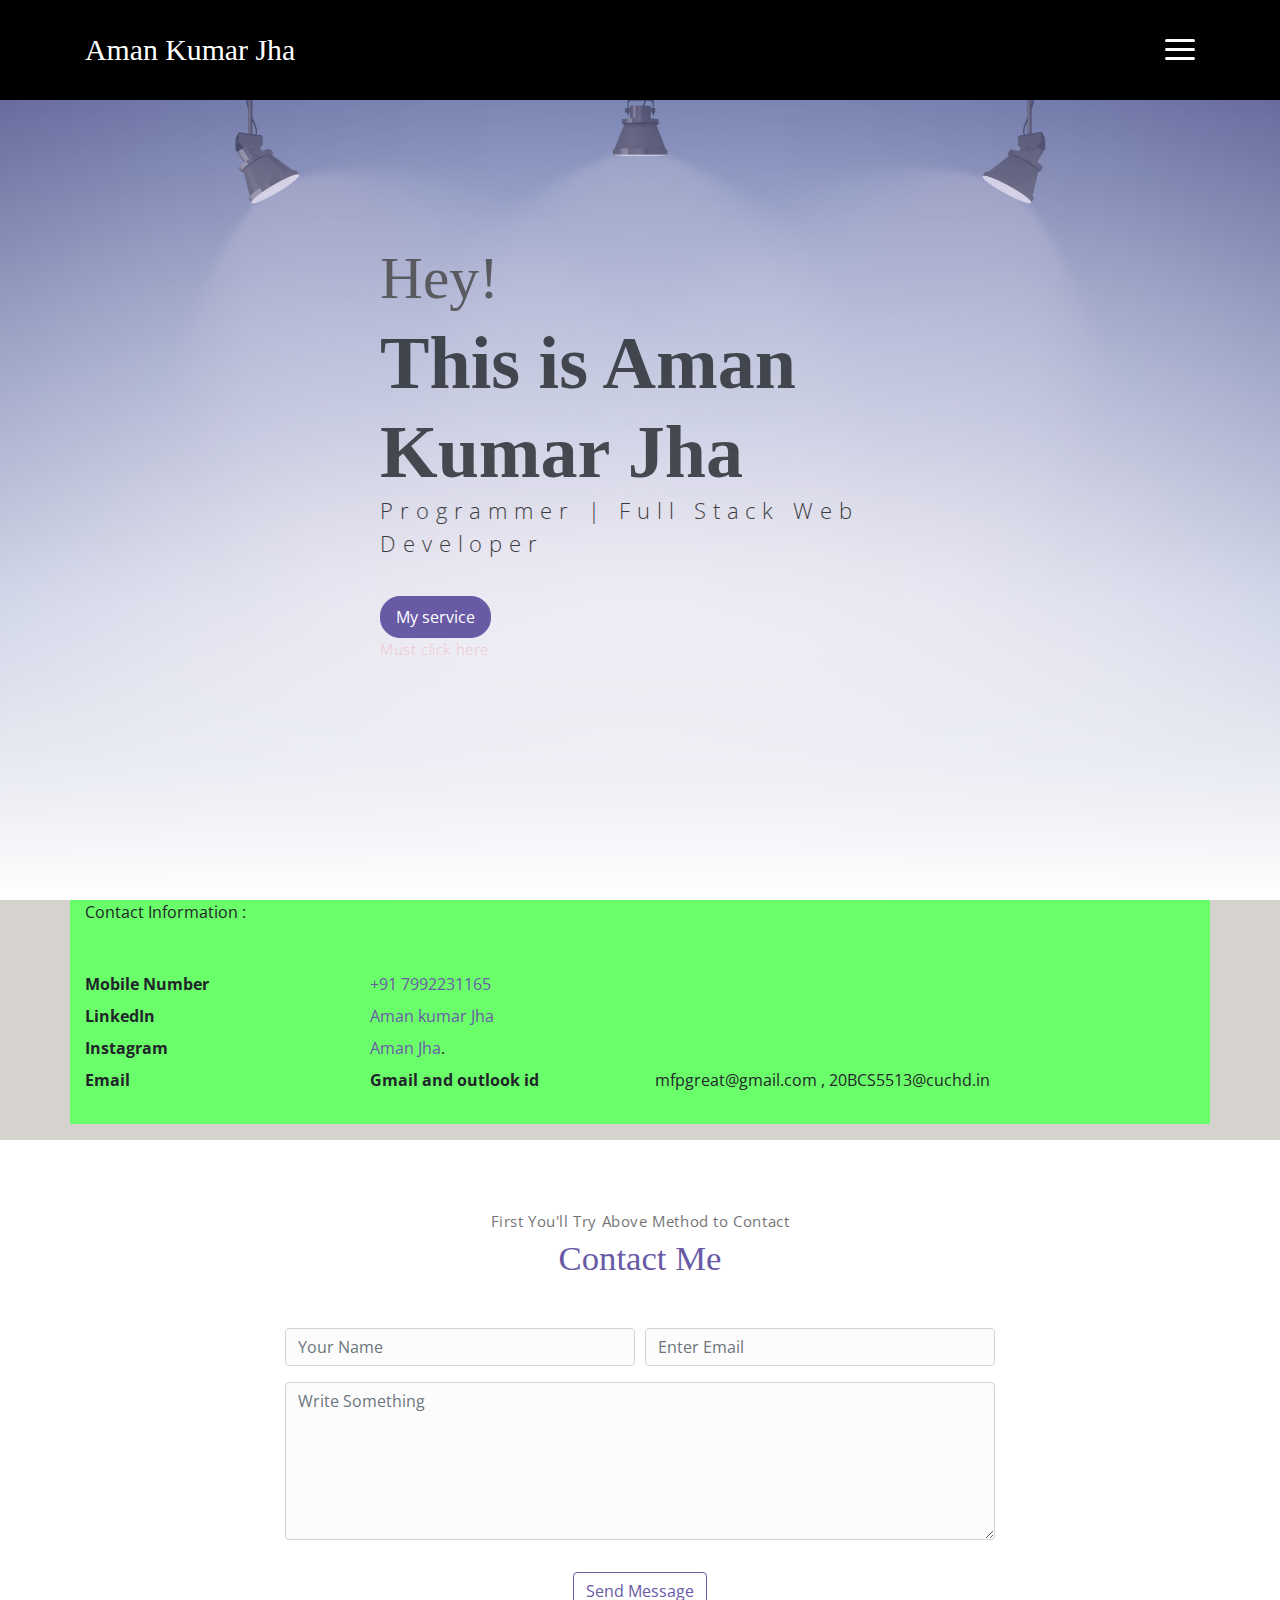
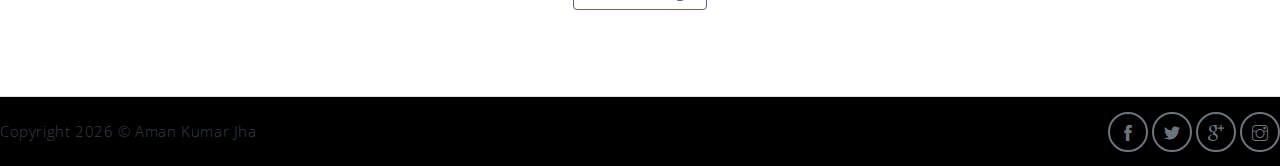
<file: contact.html>
<!DOCTYPE html>
<html lang="en">
<head>
	<meta charset="utf-8">
    <meta name="viewport" content="width=device-width, initial-scale=1, shrink-to-fit=no">
    <meta name="description" content="welcome on Aman jha">
    <meta name="author" content="Devcrud">
    <title>Contact me</title>
    <!-- font icons -->
    <link rel="stylesheet" href="assets/vendors/themify-icons/css/themify-icons.css">
    <!-- Bootstrap + Meyawo main styles -->
	<link rel="stylesheet" href="assets/css/meyawo.css">
</head>
<body data-spy="scroll" data-target=".navbar" data-offset="40" id="home">

    <!-- Page Navbar -->
    <nav class="custom-navbar" data-spy="affix" data-offset-top="20">
        <div class="container">
            <a class="logo" href="#">Aman Kumar Jha</a>         
            <ul class="nav">
                <li class="item">
                    <a class="link" href="index.html">Home</a>
                </li>
                <li class="item">
                    <a class="link" href="#about">About</a>
                </li>
                <li class="item">
                    <a class="link" href="#portfolio">Portfolio</a>
                </li>
        
                <li class="item">
                    <a class="link" href="#contact">Contact</a>
                </li>
                <li class="item ml-md-3">
                    <a href="components.html" class="btn btn-primary">Components</a>
                </li>
            </ul>
            <a href="javascript:void(0)" id="nav-toggle" class="hamburger hamburger--elastic">
                <div class="hamburger-box">
                  <div class="hamburger-inner"></div>
                </div>
            </a>
        </div>          
    </nav><!-- End of Page Navbar -->

    <!-- page header -->
    <header id="home" class="header">
        <div class="overlay"></div>
        <div class="header-content container">
            <h1 class="header-title">
                <span class="up">Hey!</span>
                <span class="down">This is Aman Kumar Jha</span>
            </h1>
            <p class="header-subtitle">Programmer | Full Stack Web Developer</p>            

            <a href="components.html" class="btn btn-primary mt-3 pricing-card-btn">My service</a>
            <p style="color:red;">Must click here </p>
        </div>              
    </header><!-- end of page header -->
  
    <div class="container" style="background-color: rgb(106, 255, 106);">
     <tr>
        <td class="font-weight-bold text-muted">Contact Information : </td>
        <br>
        <br>
        <br>
        <td>
           <dl class="row">
              <dt class="col-sm-3">Mobile Number</dt>
              <dd class="col-sm-9">
                 <a href="7992231165">+91 7992231165</a>

              <dt class="col-sm-3">LinkedIn</dt>
              <dd class="col-sm-9"><a href="https://in.linkedin.com/in/aman-kumar-jha-154a561b8">Aman kumar Jha</a></dd>

              <dt class="col-sm-3 text-truncate">Instagram</dt>
              <dd class="col-sm-9"><a href="https://www.instagram.com/leader_aman_jha/">Aman Jha</a>.</dd>

              <dt class="col-sm-3">Email</dt>
              <dd class="col-sm-9">
                 <dl class="row">
                    <dt class="col-sm-4">Gmail and outlook id</dt>
                    <dd class="col-sm-8">mfpgreat@gmail.com , 20BCS5513@cuchd.in</dd>
                 </dl>
              </dd>
           </dl>
        </td>
     </tr>
     </div>

     <!-- contact section -->
     <section class="section" id="contact" style="background-color:white;">
        <div class="container text-center">
            <p class="section-subtitle">First You'll Try Above Method to Contact</p>
            <h6 class="section-title mb-5">Contact Me</h6>
            <!-- contact form -->
            <form action="" class="contact-form col-md-10 col-lg-8 m-auto">
                <div class="form-row">
                    <div class="form-group col-sm-6">
                        <input type="text" size="50" class="form-control" placeholder="Your Name" required>                 
                    </div>
                    <div class="form-group col-sm-6">
                        <input type="email" class="form-control" placeholder="Enter Email"requried>                 
                    </div>
                    <div class="form-group col-sm-12">
                        <textarea name="comment" id="comment" rows="6"   class="form-control" placeholder="Write Something"></textarea>
                    </div>
                    <div class="form-group col-sm-12 mt-3">
                        <input type="submit" value="Send Message" class="btn btn-outline-primary rounded">                  
                    </div>
                </div>  
            </form><!-- end of contact form -->
        </div><!-- end of container -->
    </section><!-- end of contact section -->

    <!-- footer -->
    
        <footer class="footer" style="background-color: black;">       
            <p class="mb-0">Copyright <script>document.write(new Date().getFullYear())</script> &copy; Aman Kumar Jha</p>
            <div class="social-links text-right m-auto ml-sm-auto">
                <a href="https://www.facebook.com/aman9122/" class="link"><i class="ti-facebook"></i></a>
                <a href="https://twitter.com/leader_aman_jha" class="link"><i class="ti-twitter-alt"></i></a>
                <a href="#" class="link"><i class="ti-google"></i></a>
                <a href="https://www.instagram.com/leader_aman_jha/" class="link"><i class="ti-instagram"></i></a>
              
            </div>
        </footer>
    </div> <!-- end of page footer -->
	
	<!-- core  -->
    <script src="assets/vendors/jquery/jquery-3.4.1.js"></script>
    <script src="assets/vendors/bootstrap/bootstrap.bundle.js"></script>

    <!-- bootstrap 3 affix -->
	<script src="assets/vendors/bootstrap/bootstrap.affix.js"></script>

    <!-- Meyawo js -->
    <script src="assets/js/meyawo.js"></script>

</body>
</html>
</file>
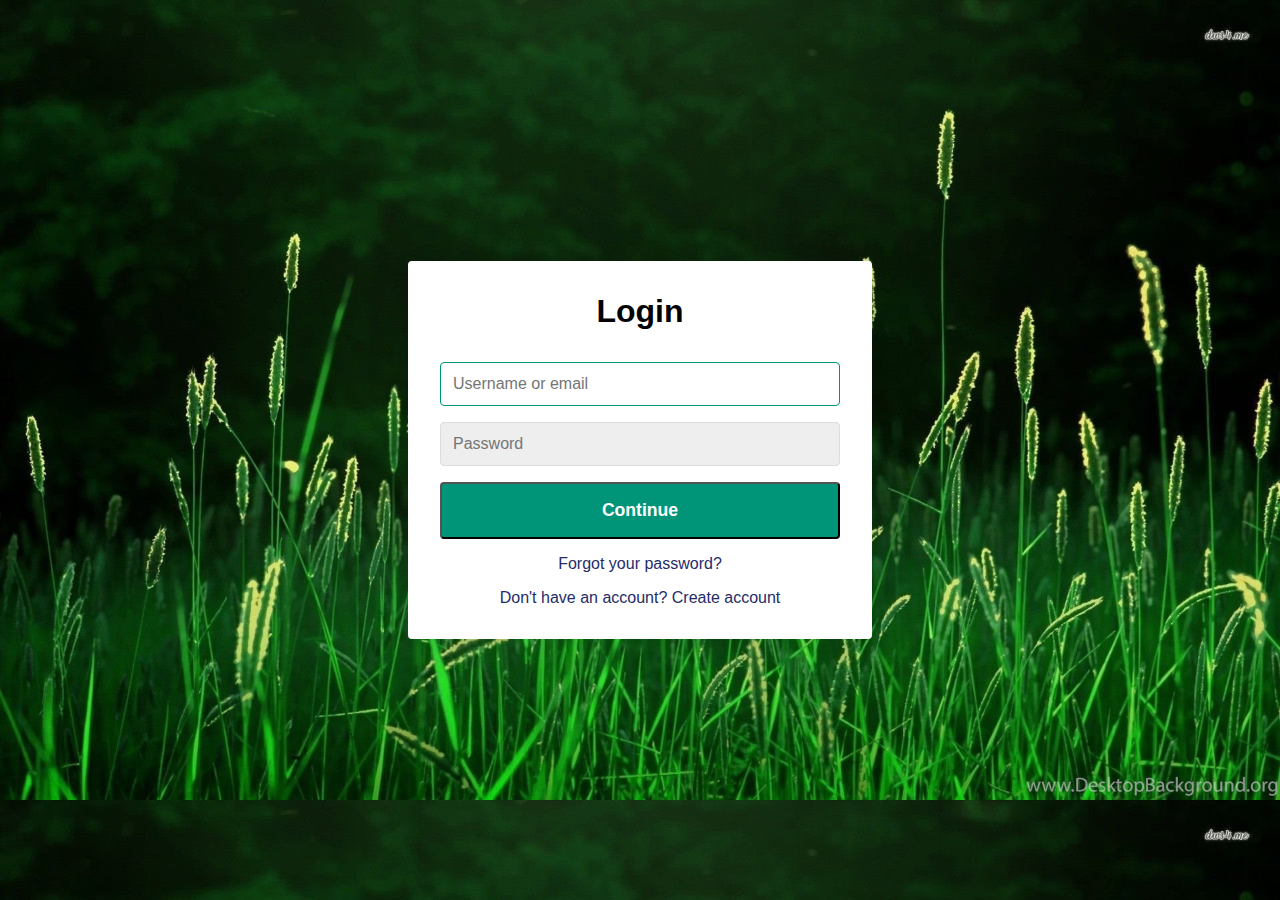
<file: itb19 pro/Login.html>
<!DOCTYPE html>
<head>
    <meta name="viewport" content="width=device-width, initial-scale=1.0">
    <meta charset="utf-8">
    <title>Login / Sign Up Form</title>
    <link rel="shortcut icon" href="/assets/favicon.ico">
    <link rel="stylesheet" href="Login.css">
</head>
<body>
    <div class="container">
        <form class="form" id="login">
            <h1 class="form__title">Login</h1>
            <div class="form__message form__message--error"></div>
            <div class="form__input-group">
                <input type="text" class="form__input" autofocus placeholder="Username or email">
                <div class="form__input-error-message"></div>
            </div>
            <div class="form__input-group">
                <input type="password" class="form__input" autofocus placeholder="Password">
                <div class="form__input-error-message"></div>
            </div>
            <button class="form__button" type="submit">Continue</button>
            <p class="form__text">
                <a href="#" class="form__link">Forgot your password?</a>
            </p>
            <p class="form__text">
                <a class="form__link" href="./" id="linkCreateAccount">Don't have an account? Create account</a>
            </p>
        </form>
        <form class="form form--hidden" id="createAccount">
            <h1 class="form__title">Create Account</h1>
            <div class="form__message form__message--error"></div>
            <div class="form__input-group">
                <input type="text" id="signupUsername" class="form__input" autofocus placeholder="Username">
                <div class="form__input-error-message"></div>
            </div>
            <div class="form__input-group">
                <input type="text" class="form__input" autofocus placeholder="Email Address">
                <div class="form__input-error-message"></div>
            </div>
            <div class="form__input-group">
                <input type="password" class="form__input" autofocus placeholder="Password">
                <div class="form__input-error-message"></div>
            </div>
            <div class="form__input-group">
                <input type="password" class="form__input" autofocus placeholder="Confirm password">
                <div class="form__input-error-message"></div>
            </div>
            <button class="form__button" type="submit">Continue</button>
            <p class="form__text">
                <a class="form__link" href="./" id="linkLogin">Already have an account? Sign in</a>
            </p>
        </form>
    </div>
    <script src="Login.js"></script>
</body>
</html>
</file>
<file: assets/vendors/themify-icons/css/themify-icons.css>
@font-face {
	font-family: 'themify';
	src:url("../fonts/themify.eot?-fvbane");
	src:url("../fonts/themify.eot?#iefix-fvbane") format("embedded-opentype"),
		url("../fonts/themify.woff?-fvbane") format("woff"),
		url("../fonts/themify.ttf?-fvbane") format("truetype"),
		url("../fonts/themify.svg?-fvbane#themify") format("svg");
	font-weight: normal;
	font-style: normal;
}

[class^="ti-"], [class*=" ti-"] {
	font-family: 'themify';
	speak: none;
	font-style: normal;
	font-weight: normal;
	font-variant: normal;
	text-transform: none;
	line-height: 1;

	/* Better Font Rendering =========== */
	-webkit-font-smoothing: antialiased;
	-moz-osx-font-smoothing: grayscale;
}

.ti-wand:before {
	content: "\e600";
}
.ti-volume:before {
	content: "\e601";
}
.ti-user:before {
	content: "\e602";
}
.ti-unlock:before {
	content: "\e603";
}
.ti-unlink:before {
	content: "\e604";
}
.ti-trash:before {
	content: "\e605";
}
.ti-thought:before {
	content: "\e606";
}
.ti-target:before {
	content: "\e607";
}
.ti-tag:before {
	content: "\e608";
}
.ti-tablet:before {
	content: "\e609";
}
.ti-star:before {
	content: "\e60a";
}
.ti-spray:before {
	content: "\e60b";
}
.ti-signal:before {
	content: "\e60c";
}
.ti-shopping-cart:before {
	content: "\e60d";
}
.ti-shopping-cart-full:before {
	content: "\e60e";
}
.ti-settings:before {
	content: "\e60f";
}
.ti-search:before {
	content: "\e610";
}
.ti-zoom-in:before {
	content: "\e611";
}
.ti-zoom-out:before {
	content: "\e612";
}
.ti-cut:before {
	content: "\e613";
}
.ti-ruler:before {
	content: "\e614";
}
.ti-ruler-pencil:before {
	content: "\e615";
}
.ti-ruler-alt:before {
	content: "\e616";
}
.ti-bookmark:before {
	content: "\e617";
}
.ti-bookmark-alt:before {
	content: "\e618";
}
.ti-reload:before {
	content: "\e619";
}
.ti-plus:before {
	content: "\e61a";
}
.ti-pin:before {
	content: "\e61b";
}
.ti-pencil:before {
	content: "\e61c";
}
.ti-pencil-alt:before {
	content: "\e61d";
}
.ti-paint-roller:before {
	content: "\e61e";
}
.ti-paint-bucket:before {
	content: "\e61f";
}
.ti-na:before {
	content: "\e620";
}
.ti-mobile:before {
	content: "\e621";
}
.ti-minus:before {
	content: "\e622";
}
.ti-medall:before {
	content: "\e623";
}
.ti-medall-alt:before {
	content: "\e624";
}
.ti-marker:before {
	content: "\e625";
}
.ti-marker-alt:before {
	content: "\e626";
}
.ti-arrow-up:before {
	content: "\e627";
}
.ti-arrow-right:before {
	content: "\e628";
}
.ti-arrow-left:before {
	content: "\e629";
}
.ti-arrow-down:before {
	content: "\e62a";
}
.ti-lock:before {
	content: "\e62b";
}
.ti-location-arrow:before {
	content: "\e62c";
}
.ti-link:before {
	content: "\e62d";
}
.ti-layout:before {
	content: "\e62e";
}
.ti-layers:before {
	content: "\e62f";
}
.ti-layers-alt:before {
	content: "\e630";
}
.ti-key:before {
	content: "\e631";
}
.ti-import:before {
	content: "\e632";
}
.ti-image:before {
	content: "\e633";
}
.ti-heart:before {
	content: "\e634";
}
.ti-heart-broken:before {
	content: "\e635";
}
.ti-hand-stop:before {
	content: "\e636";
}
.ti-hand-open:before {
	content: "\e637";
}
.ti-hand-drag:before {
	content: "\e638";
}
.ti-folder:before {
	content: "\e639";
}
.ti-flag:before {
	content: "\e63a";
}
.ti-flag-alt:before {
	content: "\e63b";
}
.ti-flag-alt-2:before {
	content: "\e63c";
}
.ti-eye:before {
	content: "\e63d";
}
.ti-export:before {
	content: "\e63e";
}
.ti-exchange-vertical:before {
	content: "\e63f";
}
.ti-desktop:before {
	content: "\e640";
}
.ti-cup:before {
	content: "\e641";
}
.ti-crown:before {
	content: "\e642";
}
.ti-comments:before {
	content: "\e643";
}
.ti-comment:before {
	content: "\e644";
}
.ti-comment-alt:before {
	content: "\e645";
}
.ti-close:before {
	content: "\e646";
}
.ti-clip:before {
	content: "\e647";
}
.ti-angle-up:before {
	content: "\e648";
}
.ti-angle-right:before {
	content: "\e649";
}
.ti-angle-left:before {
	content: "\e64a";
}
.ti-angle-down:before {
	content: "\e64b";
}
.ti-check:before {
	content: "\e64c";
}
.ti-check-box:before {
	content: "\e64d";
}
.ti-camera:before {
	content: "\e64e";
}
.ti-announcement:before {
	content: "\e64f";
}
.ti-brush:before {
	content: "\e650";
}
.ti-briefcase:before {
	content: "\e651";
}
.ti-bolt:before {
	content: "\e652";
}
.ti-bolt-alt:before {
	content: "\e653";
}
.ti-blackboard:before {
	content: "\e654";
}
.ti-bag:before {
	content: "\e655";
}
.ti-move:before {
	content: "\e656";
}
.ti-arrows-vertical:before {
	content: "\e657";
}
.ti-arrows-horizontal:before {
	content: "\e658";
}
.ti-fullscreen:before {
	content: "\e659";
}
.ti-arrow-top-right:before {
	content: "\e65a";
}
.ti-arrow-top-left:before {
	content: "\e65b";
}
.ti-arrow-circle-up:before {
	content: "\e65c";
}
.ti-arrow-circle-right:before {
	content: "\e65d";
}
.ti-arrow-circle-left:before {
	content: "\e65e";
}
.ti-arrow-circle-down:before {
	content: "\e65f";
}
.ti-angle-double-up:before {
	content: "\e660";
}
.ti-angle-double-right:before {
	content: "\e661";
}
.ti-angle-double-left:before {
	content: "\e662";
}
.ti-angle-double-down:before {
	content: "\e663";
}
.ti-zip:before {
	content: "\e664";
}
.ti-world:before {
	content: "\e665";
}
.ti-wheelchair:before {
	content: "\e666";
}
.ti-view-list:before {
	content: "\e667";
}
.ti-view-list-alt:before {
	content: "\e668";
}
.ti-view-grid:before {
	content: "\e669";
}
.ti-uppercase:before {
	content: "\e66a";
}
.ti-upload:before {
	content: "\e66b";
}
.ti-underline:before {
	content: "\e66c";
}
.ti-truck:before {
	content: "\e66d";
}
.ti-timer:before {
	content: "\e66e";
}
.ti-ticket:before {
	content: "\e66f";
}
.ti-thumb-up:before {
	content: "\e670";
}
.ti-thumb-down:before {
	content: "\e671";
}
.ti-text:before {
	content: "\e672";
}
.ti-stats-up:before {
	content: "\e673";
}
.ti-stats-down:before {
	content: "\e674";
}
.ti-split-v:before {
	content: "\e675";
}
.ti-split-h:before {
	content: "\e676";
}
.ti-smallcap:before {
	content: "\e677";
}
.ti-shine:before {
	content: "\e678";
}
.ti-shift-right:before {
	content: "\e679";
}
.ti-shift-left:before {
	content: "\e67a";
}
.ti-shield:before {
	content: "\e67b";
}
.ti-notepad:before {
	content: "\e67c";
}
.ti-server:before {
	content: "\e67d";
}
.ti-quote-right:before {
	content: "\e67e";
}
.ti-quote-left:before {
	content: "\e67f";
}
.ti-pulse:before {
	content: "\e680";
}
.ti-printer:before {
	content: "\e681";
}
.ti-power-off:before {
	content: "\e682";
}
.ti-plug:before {
	content: "\e683";
}
.ti-pie-chart:before {
	content: "\e684";
}
.ti-paragraph:before {
	content: "\e685";
}
.ti-panel:before {
	content: "\e686";
}
.ti-package:before {
	content: "\e687";
}
.ti-music:before {
	content: "\e688";
}
.ti-music-alt:before {
	content: "\e689";
}
.ti-mouse:before {
	content: "\e68a";
}
.ti-mouse-alt:before {
	content: "\e68b";
}
.ti-money:before {
	content: "\e68c";
}
.ti-microphone:before {
	content: "\e68d";
}
.ti-menu:before {
	content: "\e68e";
}
.ti-menu-alt:before {
	content: "\e68f";
}
.ti-map:before {
	content: "\e690";
}
.ti-map-alt:before {
	content: "\e691";
}
.ti-loop:before {
	content: "\e692";
}
.ti-location-pin:before {
	content: "\e693";
}
.ti-list:before {
	content: "\e694";
}
.ti-light-bulb:before {
	content: "\e695";
}
.ti-Italic:before {
	content: "\e696";
}
.ti-info:before {
	content: "\e697";
}
.ti-infinite:before {
	content: "\e698";
}
.ti-id-badge:before {
	content: "\e699";
}
.ti-hummer:before {
	content: "\e69a";
}
.ti-home:before {
	content: "\e69b";
}
.ti-help:before {
	content: "\e69c";
}
.ti-headphone:before {
	content: "\e69d";
}
.ti-harddrives:before {
	content: "\e69e";
}
.ti-harddrive:before {
	content: "\e69f";
}
.ti-gift:before {
	content: "\e6a0";
}
.ti-game:before {
	content: "\e6a1";
}
.ti-filter:before {
	content: "\e6a2";
}
.ti-files:before {
	content: "\e6a3";
}
.ti-file:before {
	content: "\e6a4";
}
.ti-eraser:before {
	content: "\e6a5";
}
.ti-envelope:before {
	content: "\e6a6";
}
.ti-download:before {
	content: "\e6a7";
}
.ti-direction:before {
	content: "\e6a8";
}
.ti-direction-alt:before {
	content: "\e6a9";
}
.ti-dashboard:before {
	content: "\e6aa";
}
.ti-control-stop:before {
	content: "\e6ab";
}
.ti-control-shuffle:before {
	content: "\e6ac";
}
.ti-control-play:before {
	content: "\e6ad";
}
.ti-control-pause:before {
	content: "\e6ae";
}
.ti-control-forward:before {
	content: "\e6af";
}
.ti-control-backward:before {
	content: "\e6b0";
}
.ti-cloud:before {
	content: "\e6b1";
}
.ti-cloud-up:before {
	content: "\e6b2";
}
.ti-cloud-down:before {
	content: "\e6b3";
}
.ti-clipboard:before {
	content: "\e6b4";
}
.ti-car:before {
	content: "\e6b5";
}
.ti-calendar:before {
	content: "\e6b6";
}
.ti-book:before {
	content: "\e6b7";
}
.ti-bell:before {
	content: "\e6b8";
}
.ti-basketball:before {
	content: "\e6b9";
}
.ti-bar-chart:before {
	content: "\e6ba";
}
.ti-bar-chart-alt:before {
	content: "\e6bb";
}
.ti-back-right:before {
	content: "\e6bc";
}
.ti-back-left:before {
	content: "\e6bd";
}
.ti-arrows-corner:before {
	content: "\e6be";
}
.ti-archive:before {
	content: "\e6bf";
}
.ti-anchor:before {
	content: "\e6c0";
}
.ti-align-right:before {
	content: "\e6c1";
}
.ti-align-left:before {
	content: "\e6c2";
}
.ti-align-justify:before {
	content: "\e6c3";
}
.ti-align-center:before {
	content: "\e6c4";
}
.ti-alert:before {
	content: "\e6c5";
}
.ti-alarm-clock:before {
	content: "\e6c6";
}
.ti-agenda:before {
	content: "\e6c7";
}
.ti-write:before {
	content: "\e6c8";
}
.ti-window:before {
	content: "\e6c9";
}
.ti-widgetized:before {
	content: "\e6ca";
}
.ti-widget:before {
	content: "\e6cb";
}
.ti-widget-alt:before {
	content: "\e6cc";
}
.ti-wallet:before {
	content: "\e6cd";
}
.ti-video-clapper:before {
	content: "\e6ce";
}
.ti-video-camera:before {
	content: "\e6cf";
}
.ti-vector:before {
	content: "\e6d0";
}
.ti-themify-logo:before {
	content: "\e6d1";
}
.ti-themify-favicon:before {
	content: "\e6d2";
}
.ti-themify-favicon-alt:before {
	content: "\e6d3";
}
.ti-support:before {
	content: "\e6d4";
}
.ti-stamp:before {
	content: "\e6d5";
}
.ti-split-v-alt:before {
	content: "\e6d6";
}
.ti-slice:before {
	content: "\e6d7";
}
.ti-shortcode:before {
	content: "\e6d8";
}
.ti-shift-right-alt:before {
	content: "\e6d9";
}
.ti-shift-left-alt:before {
	content: "\e6da";
}
.ti-ruler-alt-2:before {
	content: "\e6db";
}
.ti-receipt:before {
	content: "\e6dc";
}
.ti-pin2:before {
	content: "\e6dd";
}
.ti-pin-alt:before {
	content: "\e6de";
}
.ti-pencil-alt2:before {
	content: "\e6df";
}
.ti-palette:before {
	content: "\e6e0";
}
.ti-more:before {
	content: "\e6e1";
}
.ti-more-alt:before {
	content: "\e6e2";
}
.ti-microphone-alt:before {
	content: "\e6e3";
}
.ti-magnet:before {
	content: "\e6e4";
}
.ti-line-double:before {
	content: "\e6e5";
}
.ti-line-dotted:before {
	content: "\e6e6";
}
.ti-line-dashed:before {
	content: "\e6e7";
}
.ti-layout-width-full:before {
	content: "\e6e8";
}
.ti-layout-width-default:before {
	content: "\e6e9";
}
.ti-layout-width-default-alt:before {
	content: "\e6ea";
}
.ti-layout-tab:before {
	content: "\e6eb";
}
.ti-layout-tab-window:before {
	content: "\e6ec";
}
.ti-layout-tab-v:before {
	content: "\e6ed";
}
.ti-layout-tab-min:before {
	content: "\e6ee";
}
.ti-layout-slider:before {
	content: "\e6ef";
}
.ti-layout-slider-alt:before {
	content: "\e6f0";
}
.ti-layout-sidebar-right:before {
	content: "\e6f1";
}
.ti-layout-sidebar-none:before {
	content: "\e6f2";
}
.ti-layout-sidebar-left:before {
	content: "\e6f3";
}
.ti-layout-placeholder:before {
	content: "\e6f4";
}
.ti-layout-menu:before {
	content: "\e6f5";
}
.ti-layout-menu-v:before {
	content: "\e6f6";
}
.ti-layout-menu-separated:before {
	content: "\e6f7";
}
.ti-layout-menu-full:before {
	content: "\e6f8";
}
.ti-layout-media-right-alt:before {
	content: "\e6f9";
}
.ti-layout-media-right:before {
	content: "\e6fa";
}
.ti-layout-media-overlay:before {
	content: "\e6fb";
}
.ti-layout-media-overlay-alt:before {
	content: "\e6fc";
}
.ti-layout-media-overlay-alt-2:before {
	content: "\e6fd";
}
.ti-layout-media-left-alt:before {
	content: "\e6fe";
}
.ti-layout-media-left:before {
	content: "\e6ff";
}
.ti-layout-media-center-alt:before {
	content: "\e700";
}
.ti-layout-media-center:before {
	content: "\e701";
}
.ti-layout-list-thumb:before {
	content: "\e702";
}
.ti-layout-list-thumb-alt:before {
	content: "\e703";
}
.ti-layout-list-post:before {
	content: "\e704";
}
.ti-layout-list-large-image:before {
	content: "\e705";
}
.ti-layout-line-solid:before {
	content: "\e706";
}
.ti-layout-grid4:before {
	content: "\e707";
}
.ti-layout-grid3:before {
	content: "\e708";
}
.ti-layout-grid2:before {
	content: "\e709";
}
.ti-layout-grid2-thumb:before {
	content: "\e70a";
}
.ti-layout-cta-right:before {
	content: "\e70b";
}
.ti-layout-cta-left:before {
	content: "\e70c";
}
.ti-layout-cta-center:before {
	content: "\e70d";
}
.ti-layout-cta-btn-right:before {
	content: "\e70e";
}
.ti-layout-cta-btn-left:before {
	content: "\e70f";
}
.ti-layout-column4:before {
	content: "\e710";
}
.ti-layout-column3:before {
	content: "\e711";
}
.ti-layout-column2:before {
	content: "\e712";
}
.ti-layout-accordion-separated:before {
	content: "\e713";
}
.ti-layout-accordion-merged:before {
	content: "\e714";
}
.ti-layout-accordion-list:before {
	content: "\e715";
}
.ti-ink-pen:before {
	content: "\e716";
}
.ti-info-alt:before {
	content: "\e717";
}
.ti-help-alt:before {
	content: "\e718";
}
.ti-headphone-alt:before {
	content: "\e719";
}
.ti-hand-point-up:before {
	content: "\e71a";
}
.ti-hand-point-right:before {
	content: "\e71b";
}
.ti-hand-point-left:before {
	content: "\e71c";
}
.ti-hand-point-down:before {
	content: "\e71d";
}
.ti-gallery:before {
	content: "\e71e";
}
.ti-face-smile:before {
	content: "\e71f";
}
.ti-face-sad:before {
	content: "\e720";
}
.ti-credit-card:before {
	content: "\e721";
}
.ti-control-skip-forward:before {
	content: "\e722";
}
.ti-control-skip-backward:before {
	content: "\e723";
}
.ti-control-record:before {
	content: "\e724";
}
.ti-control-eject:before {
	content: "\e725";
}
.ti-comments-smiley:before {
	content: "\e726";
}
.ti-brush-alt:before {
	content: "\e727";
}
.ti-youtube:before {
	content: "\e728";
}
.ti-vimeo:before {
	content: "\e729";
}
.ti-twitter:before {
	content: "\e72a";
}
.ti-time:before {
	content: "\e72b";
}
.ti-tumblr:before {
	content: "\e72c";
}
.ti-skype:before {
	content: "\e72d";
}
.ti-share:before {
	content: "\e72e";
}
.ti-share-alt:before {
	content: "\e72f";
}
.ti-rocket:before {
	content: "\e730";
}
.ti-pinterest:before {
	content: "\e731";
}
.ti-new-window:before {
	content: "\e732";
}
.ti-microsoft:before {
	content: "\e733";
}
.ti-list-ol:before {
	content: "\e734";
}
.ti-linkedin:before {
	content: "\e735";
}
.ti-layout-sidebar-2:before {
	content: "\e736";
}
.ti-layout-grid4-alt:before {
	content: "\e737";
}
.ti-layout-grid3-alt:before {
	content: "\e738";
}
.ti-layout-grid2-alt:before {
	content: "\e739";
}
.ti-layout-column4-alt:before {
	content: "\e73a";
}
.ti-layout-column3-alt:before {
	content: "\e73b";
}
.ti-layout-column2-alt:before {
	content: "\e73c";
}
.ti-instagram:before {
	content: "\e73d";
}
.ti-google:before {
	content: "\e73e";
}
.ti-github:before {
	content: "\e73f";
}
.ti-flickr:before {
	content: "\e740";
}
.ti-facebook:before {
	content: "\e741";
}
.ti-dropbox:before {
	content: "\e742";
}
.ti-dribbble:before {
	content: "\e743";
}
.ti-apple:before {
	content: "\e744";
}
.ti-android:before {
	content: "\e745";
}
.ti-save:before {
	content: "\e746";
}
.ti-save-alt:before {
	content: "\e747";
}
.ti-yahoo:before {
	content: "\e748";
}
.ti-wordpress:before {
	content: "\e749";
}
.ti-vimeo-alt:before {
	content: "\e74a";
}
.ti-twitter-alt:before {
	content: "\e74b";
}
.ti-tumblr-alt:before {
	content: "\e74c";
}
.ti-trello:before {
	content: "\e74d";
}
.ti-stack-overflow:before {
	content: "\e74e";
}
.ti-soundcloud:before {
	content: "\e74f";
}
.ti-sharethis:before {
	content: "\e750";
}
.ti-sharethis-alt:before {
	content: "\e751";
}
.ti-reddit:before {
	content: "\e752";
}
.ti-pinterest-alt:before {
	content: "\e753";
}
.ti-microsoft-alt:before {
	content: "\e754";
}
.ti-linux:before {
	content: "\e755";
}
.ti-jsfiddle:before {
	content: "\e756";
}
.ti-joomla:before {
	content: "\e757";
}
.ti-html5:before {
	content: "\e758";
}
.ti-flickr-alt:before {
	content: "\e759";
}
.ti-email:before {
	content: "\e75a";
}
.ti-drupal:before {
	content: "\e75b";
}
.ti-dropbox-alt:before {
	content: "\e75c";
}
.ti-css3:before {
	content: "\e75d";
}
.ti-rss:before {
	content: "\e75e";
}
.ti-rss-alt:before {
	content: "\e75f";
}
</file>
<file: assets/css/meyawo.css>
@charset "UTF-8";

@import url("https://fonts.googleapis.com/css?family=Baloo+Paaji|Open+Sans:300,300i,400,400i,600,600i,700,700i");
:root {
  --blue: #1e549f;
  --indigo: #695aa6;
  --purple: #6f42c1;
  --pink: #e83e8c;
  --red: #ec185d;
  --orange: #ff6d02;
  --yellow: #ffc107;
  --green: #1bb74f;
  --teal: #20c997;
  --cyan: #17a2b8;
  --white: #fff;
  --gray: #6c757d;
  --gray-dark: #393e46;
  --primary: #695aa6;
  --secondary: #393e46;
  --success: #1bb74f;
  --info: #17a2b8;
  --warning: #ff6d02;
  --danger: #ec185d;
  --light: #f8f9fa;
  --dark: #212529;
  --breakpoint-xs: 0;
  --breakpoint-sm: 576px;
  --breakpoint-md: 768px;
  --breakpoint-lg: 992px;
  --breakpoint-xl: 1200px;
  --font-family-sans-serif: "Open Sans", sans-serif;
  --font-family-monospace: SFMono-Regular, Menlo, Monaco, Consolas, "Liberation Mono", "Courier New", monospace;
}

*,
*::before,
*::after {
  box-sizing: border-box;
}

html {
  font-family: sans-serif;
  line-height: 1.15;
  -webkit-text-size-adjust: 100%;
  -webkit-tap-highlight-color: rgba(0, 0, 0, 0);
}

article, aside, figcaption, figure, footer, header, hgroup, main, nav, section {
  display: block;
}
nav{background-color: black;}

body {
  margin: 0;
  font-family: "Open Sans", sans-serif;
  font-size: 1rem;
  font-weight: 400;
  line-height: 1.5;
  color: #212529;
  text-align: left;
  background-color: rgb(214, 210, 205);
}


[tabindex="-1"]:focus {
  outline: 0 !important;
}

hr {
  box-sizing: content-box;
  height: 0;
  overflow: visible;
}

h1, h2, h3, h4, h5, h6 {
  margin-top: 0;
  margin-bottom: 0.5rem;
}

p {
  margin-top: 0;
  margin-bottom: 1rem;
}

abbr[title],
abbr[data-original-title] {
  text-decoration: underline;
  -webkit-text-decoration: underline dotted;
          text-decoration: underline dotted;
  cursor: help;
  border-bottom: 0;
  -webkit-text-decoration-skip-ink: none;
          text-decoration-skip-ink: none;
}

address {
  margin-bottom: 1rem;
  font-style: normal;
  line-height: inherit;
}

ol,
ul,
dl {
  margin-top: 0;
  margin-bottom: 1rem;
}

ol ol,
ul ul,
ol ul,
ul ol {
  margin-bottom: 0;
}

dt {
  font-weight: 700;
}

dd {
  margin-bottom: .5rem;
  margin-left: 0;
}

blockquote {
  margin: 0 0 1rem;
}

b,
strong {
  font-weight: bolder;
}

small {
  font-size: 80%;
}

sub,
sup {
  position: relative;
  font-size: 75%;
  line-height: 0;
  vertical-align: baseline;
}

sub {
  bottom: -.25em;
}

sup {
  top: -.5em;
}

a {
  color: #695aa6;
  text-decoration: none;
  background-color: transparent;
}

a:hover {
  color: #493f75;
  text-decoration: none;
}

a:not([href]):not([tabindex]) {
  color: inherit;
  text-decoration: none;
}

a:not([href]):not([tabindex]):hover, a:not([href]):not([tabindex]):focus {
  color: inherit;
  text-decoration: none;
}

a:not([href]):not([tabindex]):focus {
  outline: 0;
}

pre,
code,
kbd,
samp {
  font-family: SFMono-Regular, Menlo, Monaco, Consolas, "Liberation Mono", "Courier New", monospace;
  font-size: 1em;
}

pre {
  margin-top: 0;
  margin-bottom: 1rem;
  overflow: auto;
}

figure {
  margin: 0 0 1rem;
}

img {
  vertical-align: middle;
  border-style: none;
}

svg {
  overflow: hidden;
  vertical-align: middle;
}

table {
  border-collapse: collapse;
}

caption {
  padding-top: 0.75rem;
  padding-bottom: 0.75rem;
  color: #6c757d;
  text-align: left;
  caption-side: bottom;
}

th {
  text-align: inherit;
}

label {
  display: inline-block;
  margin-bottom: 0.5rem;
}

button {
  border-radius: 0;
}

button:focus {
  outline: 1px dotted;
  outline: 5px auto -webkit-focus-ring-color;
}

input,
button,
select,
optgroup,
textarea {
  margin: 0;
  font-family: inherit;
  font-size: inherit;
  line-height: inherit;
}

button,
input {
  overflow: visible;
}

button,
select {
  text-transform: none;
}

select {
  word-wrap: normal;
}

button,
[type="button"],
[type="reset"],
[type="submit"] {
  -webkit-appearance: button;
}

button:not(:disabled),
[type="button"]:not(:disabled),
[type="reset"]:not(:disabled),
[type="submit"]:not(:disabled) {
  cursor: pointer;
}

button::-moz-focus-inner,
[type="button"]::-moz-focus-inner,
[type="reset"]::-moz-focus-inner,
[type="submit"]::-moz-focus-inner {
  padding: 0;
  border-style: none;
}

input[type="radio"],
input[type="checkbox"] {
  box-sizing: border-box;
  padding: 0;
}

input[type="date"],
input[type="time"],
input[type="datetime-local"],
input[type="month"] {
  -webkit-appearance: listbox;
}

textarea {
  overflow: auto;
  resize: vertical;
}

fieldset {
  min-width: 0;
  padding: 0;
  margin: 0;
  border: 0;
}

legend {
  display: block;
  width: 100%;
  max-width: 100%;
  padding: 0;
  margin-bottom: .5rem;
  font-size: 1.5rem;
  line-height: inherit;
  color: inherit;
  white-space: normal;
}

progress {
  vertical-align: baseline;
}

[type="number"]::-webkit-inner-spin-button,
[type="number"]::-webkit-outer-spin-button {
  height: auto;
}

[type="search"] {
  outline-offset: -2px;
  -webkit-appearance: none;
}

[type="search"]::-webkit-search-decoration {
  -webkit-appearance: none;
}

::-webkit-file-upload-button {
  font: inherit;
  -webkit-appearance: button;
}

output {
  display: inline-block;
}

summary {
  display: list-item;
  cursor: pointer;
}

template {
  display: none;
}

[hidden] {
  display: none !important;
}

h1, h2, h3, h4, h5, h6,
.h1, .h2, .h3, .h4, .h5, .h6 {
  margin-bottom: 0.5rem;
  font-weight: 500;
  line-height: 1.2;
}

h1, .h1 {
  font-size: 2.5rem;
}

h2, .h2 {
  font-size: 2rem;
}

h3, .h3 {
  font-size: 1.75rem;
}

h4, .h4 {
  font-size: 1.5rem;
}

h5, .h5 {
  font-size: 1.25rem;
}

h6, .h6 {
  font-size: 1rem;
}

.lead {
  font-size: 1.25rem;
  font-weight: 300;
}

.display-1 {
  font-size: 6rem;
  font-weight: 300;
  line-height: 1.2;
}

.display-2 {
  font-size: 5.5rem;
  font-weight: 300;
  line-height: 1.2;
}

.display-3 {
  font-size: 4.5rem;
  font-weight: 300;
  line-height: 1.2;
}

.display-4 {
  font-size: 3.5rem;
  font-weight: 300;
  line-height: 1.2;
}

hr {
  margin-top: 1rem;
  margin-bottom: 1rem;
  border: 0;
  border-top: 1px solid rgba(0, 0, 0, 0.1);
}

small,
.small {
  font-size: 80%;
  font-weight: 400;
}

mark,
.mark {
  padding: 0.2em;
  background-color: #20c9c0;
}

.list-unstyled {
  padding-left: 0;
  list-style: none;
}

.list-inline {
  padding-left: 0;
  list-style: none;
}

.list-inline-item {
  display: inline-block;
}

.list-inline-item:not(:last-child) {
  margin-right: 0.5rem;
}

.initialism {
  font-size: 90%;
  text-transform: uppercase;
}

.blockquote {
  margin-bottom: 1rem;
  font-size: 1.25rem;
}

.blockquote-footer {
  display: block;
  font-size: 80%;
  color: #6c757d;
}

.blockquote-footer::before {
  content: "\2014\00A0";
}

.img-fluid {
  max-width: 100%;
  height: auto;
}

.img-thumbnail {
  padding: 0.25rem;
  background-color: #fff;
  border: 1px solid #dee2e6;
  border-radius: 0.25rem;
  max-width: 100%;
  height: auto;
}

.figure {
  display: inline-block;
}

.figure-img {
  margin-bottom: 0.5rem;
  line-height: 1;
}

.figure-caption {
  font-size: 90%;
  color: #6c757d;
}

code {
  font-size: 87.5%;
  color: #e83e8c;
  word-break: break-word;
}

a > code {
  color: inherit;
}

kbd {
  padding: 0.2rem 0.4rem;
  font-size: 87.5%;
  color: #fff;
  background-color: #212529;
  border-radius: 0.2rem;
}

kbd kbd {
  padding: 0;
  font-size: 100%;
  font-weight: 700;
}

pre {
  display: block;
  font-size: 87.5%;
  color: #212529;
}

pre code {
  font-size: inherit;
  color: inherit;
  word-break: normal;
}

.pre-scrollable {
  max-height: 340px;
  overflow-y: scroll;
}

.container {
  width: 100%;
  padding-right: 15px;
  padding-left: 15px;
  margin-right: auto;
  margin-left: auto;
}

@media (min-width: 576px) {
  .container {
    max-width: 540px;
  }
}

@media (min-width: 768px) {
  .container {
    max-width: 720px;
  }
}

@media (min-width: 992px) {
  .container {
    max-width: 960px;
  }
}

@media (min-width: 1200px) {
  .container {
    max-width: 1140px;
  }
}

.container-fluid {
  width: 100%;
  padding-right: 15px;
  padding-left: 15px;
  margin-right: auto;
  margin-left: auto;
}

.row {
  display: -webkit-box;
  display: -webkit-flex;
  display: -ms-flexbox;
  display: flex;
  -webkit-flex-wrap: wrap;
      -ms-flex-wrap: wrap;
          flex-wrap: wrap;
  margin-right: -15px;
  margin-left: -15px;
}

.no-gutters {
  margin-right: 0;
  margin-left: 0;
}

.no-gutters > .col,
.no-gutters > [class*="col-"] {
  padding-right: 0;
  padding-left: 0;
}

.col-1, .col-2, .col-3, .col-4, .col-5, .col-6, .col-7, .col-8, .col-9, .col-10, .col-11, .col-12, .col,
.col-auto, .col-sm-1, .col-sm-2, .col-sm-3, .col-sm-4, .col-sm-5, .col-sm-6, .col-sm-7, .col-sm-8, .col-sm-9, .col-sm-10, .col-sm-11, .col-sm-12, .col-sm,
.col-sm-auto, .col-md-1, .col-md-2, .col-md-3, .col-md-4, .col-md-5, .col-md-6, .col-md-7, .col-md-8, .col-md-9, .col-md-10, .col-md-11, .col-md-12, .col-md,
.col-md-auto, .col-lg-1, .col-lg-2, .col-lg-3, .col-lg-4, .col-lg-5, .col-lg-6, .col-lg-7, .col-lg-8, .col-lg-9, .col-lg-10, .col-lg-11, .col-lg-12, .col-lg,
.col-lg-auto, .col-xl-1, .col-xl-2, .col-xl-3, .col-xl-4, .col-xl-5, .col-xl-6, .col-xl-7, .col-xl-8, .col-xl-9, .col-xl-10, .col-xl-11, .col-xl-12, .col-xl,
.col-xl-auto {
  position: relative;
  width: 100%;
  padding-right: 15px;
  padding-left: 15px;
}

.col {
  -webkit-flex-basis: 0;
      -ms-flex-preferred-size: 0;
          flex-basis: 0;
  -webkit-box-flex: 1;
  -webkit-flex-grow: 1;
      -ms-flex-positive: 1;
          flex-grow: 1;
  max-width: 100%;
}

.col-auto {
  -webkit-box-flex: 0;
  -webkit-flex: 0 0 auto;
      -ms-flex: 0 0 auto;
          flex: 0 0 auto;
  width: auto;
  max-width: 100%;
}

.col-1 {
  -webkit-box-flex: 0;
  -webkit-flex: 0 0 8.33333%;
      -ms-flex: 0 0 8.33333%;
          flex: 0 0 8.33333%;
  max-width: 8.33333%;
}

.col-2 {
  -webkit-box-flex: 0;
  -webkit-flex: 0 0 16.66667%;
      -ms-flex: 0 0 16.66667%;
          flex: 0 0 16.66667%;
  max-width: 16.66667%;
}

.col-3 {
  -webkit-box-flex: 0;
  -webkit-flex: 0 0 25%;
      -ms-flex: 0 0 25%;
          flex: 0 0 25%;
  max-width: 25%;
}

.col-4 {
  -webkit-box-flex: 0;
  -webkit-flex: 0 0 33.33333%;
      -ms-flex: 0 0 33.33333%;
          flex: 0 0 33.33333%;
  max-width: 33.33333%;
}

.col-5 {
  -webkit-box-flex: 0;
  -webkit-flex: 0 0 41.66667%;
      -ms-flex: 0 0 41.66667%;
          flex: 0 0 41.66667%;
  max-width: 41.66667%;
}

.col-6 {
  -webkit-box-flex: 0;
  -webkit-flex: 0 0 50%;
      -ms-flex: 0 0 50%;
          flex: 0 0 50%;
  max-width: 50%;
}

.col-7 {
  -webkit-box-flex: 0;
  -webkit-flex: 0 0 58.33333%;
      -ms-flex: 0 0 58.33333%;
          flex: 0 0 58.33333%;
  max-width: 58.33333%;
}

.col-8 {
  -webkit-box-flex: 0;
  -webkit-flex: 0 0 66.66667%;
      -ms-flex: 0 0 66.66667%;
          flex: 0 0 66.66667%;
  max-width: 66.66667%;
}

.col-9 {
  -webkit-box-flex: 0;
  -webkit-flex: 0 0 75%;
      -ms-flex: 0 0 75%;
          flex: 0 0 75%;
  max-width: 75%;
}

.col-10 {
  -webkit-box-flex: 0;
  -webkit-flex: 0 0 83.33333%;
      -ms-flex: 0 0 83.33333%;
          flex: 0 0 83.33333%;
  max-width: 83.33333%;
}

.col-11 {
  -webkit-box-flex: 0;
  -webkit-flex: 0 0 91.66667%;
      -ms-flex: 0 0 91.66667%;
          flex: 0 0 91.66667%;
  max-width: 91.66667%;
}

.col-12 {
  -webkit-box-flex: 0;
  -webkit-flex: 0 0 100%;
      -ms-flex: 0 0 100%;
          flex: 0 0 100%;
  max-width: 100%;
}

.order-first {
  -webkit-box-ordinal-group: 0;
  -webkit-order: -1;
      -ms-flex-order: -1;
          order: -1;
}

.order-last {
  -webkit-box-ordinal-group: 14;
  -webkit-order: 13;
      -ms-flex-order: 13;
          order: 13;
}

.order-0 {
  -webkit-box-ordinal-group: 1;
  -webkit-order: 0;
      -ms-flex-order: 0;
          order: 0;
}

.order-1 {
  -webkit-box-ordinal-group: 2;
  -webkit-order: 1;
      -ms-flex-order: 1;
          order: 1;
}

.order-2 {
  -webkit-box-ordinal-group: 3;
  -webkit-order: 2;
      -ms-flex-order: 2;
          order: 2;
}

.order-3 {
  -webkit-box-ordinal-group: 4;
  -webkit-order: 3;
      -ms-flex-order: 3;
          order: 3;
}

.order-4 {
  -webkit-box-ordinal-group: 5;
  -webkit-order: 4;
      -ms-flex-order: 4;
          order: 4;
}

.order-5 {
  -webkit-box-ordinal-group: 6;
  -webkit-order: 5;
      -ms-flex-order: 5;
          order: 5;
}

.order-6 {
  -webkit-box-ordinal-group: 7;
  -webkit-order: 6;
      -ms-flex-order: 6;
          order: 6;
}

.order-7 {
  -webkit-box-ordinal-group: 8;
  -webkit-order: 7;
      -ms-flex-order: 7;
          order: 7;
}

.order-8 {
  -webkit-box-ordinal-group: 9;
  -webkit-order: 8;
      -ms-flex-order: 8;
          order: 8;
}

.order-9 {
  -webkit-box-ordinal-group: 10;
  -webkit-order: 9;
      -ms-flex-order: 9;
          order: 9;
}

.order-10 {
  -webkit-box-ordinal-group: 11;
  -webkit-order: 10;
      -ms-flex-order: 10;
          order: 10;
}

.order-11 {
  -webkit-box-ordinal-group: 12;
  -webkit-order: 11;
      -ms-flex-order: 11;
          order: 11;
}

.order-12 {
  -webkit-box-ordinal-group: 13;
  -webkit-order: 12;
      -ms-flex-order: 12;
          order: 12;
}

.offset-1 {
  margin-left: 8.33333%;
}

.offset-2 {
  margin-left: 16.66667%;
}

.offset-3 {
  margin-left: 25%;
}

.offset-4 {
  margin-left: 33.33333%;
}

.offset-5 {
  margin-left: 41.66667%;
}

.offset-6 {
  margin-left: 50%;
}

.offset-7 {
  margin-left: 58.33333%;
}

.offset-8 {
  margin-left: 66.66667%;
}

.offset-9 {
  margin-left: 75%;
}

.offset-10 {
  margin-left: 83.33333%;
}

.offset-11 {
  margin-left: 91.66667%;
}

@media (min-width: 576px) {
  .col-sm {
    -webkit-flex-basis: 0;
        -ms-flex-preferred-size: 0;
            flex-basis: 0;
    -webkit-box-flex: 1;
    -webkit-flex-grow: 1;
        -ms-flex-positive: 1;
            flex-grow: 1;
    max-width: 100%;
  }
  .col-sm-auto {
    -webkit-box-flex: 0;
    -webkit-flex: 0 0 auto;
        -ms-flex: 0 0 auto;
            flex: 0 0 auto;
    width: auto;
    max-width: 100%;
  }
  .col-sm-1 {
    -webkit-box-flex: 0;
    -webkit-flex: 0 0 8.33333%;
        -ms-flex: 0 0 8.33333%;
            flex: 0 0 8.33333%;
    max-width: 8.33333%;
  }
  .col-sm-2 {
    -webkit-box-flex: 0;
    -webkit-flex: 0 0 16.66667%;
        -ms-flex: 0 0 16.66667%;
            flex: 0 0 16.66667%;
    max-width: 16.66667%;
  }
  .col-sm-3 {
    -webkit-box-flex: 0;
    -webkit-flex: 0 0 25%;
        -ms-flex: 0 0 25%;
            flex: 0 0 25%;
    max-width: 25%;
  }
  .col-sm-4 {
    -webkit-box-flex: 0;
    -webkit-flex: 0 0 33.33333%;
        -ms-flex: 0 0 33.33333%;
            flex: 0 0 33.33333%;
    max-width: 33.33333%;
  }
  .col-sm-5 {
    -webkit-box-flex: 0;
    -webkit-flex: 0 0 41.66667%;
        -ms-flex: 0 0 41.66667%;
            flex: 0 0 41.66667%;
    max-width: 41.66667%;
  }
  .col-sm-6 {
    -webkit-box-flex: 0;
    -webkit-flex: 0 0 50%;
        -ms-flex: 0 0 50%;
            flex: 0 0 50%;
    max-width: 50%;
  }
  .col-sm-7 {
    -webkit-box-flex: 0;
    -webkit-flex: 0 0 58.33333%;
        -ms-flex: 0 0 58.33333%;
            flex: 0 0 58.33333%;
    max-width: 58.33333%;
  }
  .col-sm-8 {
    -webkit-box-flex: 0;
    -webkit-flex: 0 0 66.66667%;
        -ms-flex: 0 0 66.66667%;
            flex: 0 0 66.66667%;
    max-width: 66.66667%;
  }
  .col-sm-9 {
    -webkit-box-flex: 0;
    -webkit-flex: 0 0 75%;
        -ms-flex: 0 0 75%;
            flex: 0 0 75%;
    max-width: 75%;
  }
  .col-sm-10 {
    -webkit-box-flex: 0;
    -webkit-flex: 0 0 83.33333%;
        -ms-flex: 0 0 83.33333%;
            flex: 0 0 83.33333%;
    max-width: 83.33333%;
  }
  .col-sm-11 {
    -webkit-box-flex: 0;
    -webkit-flex: 0 0 91.66667%;
        -ms-flex: 0 0 91.66667%;
            flex: 0 0 91.66667%;
    max-width: 91.66667%;
  }
  .col-sm-12 {
    -webkit-box-flex: 0;
    -webkit-flex: 0 0 100%;
        -ms-flex: 0 0 100%;
            flex: 0 0 100%;
    max-width: 100%;
  }
  .order-sm-first {
    -webkit-box-ordinal-group: 0;
    -webkit-order: -1;
        -ms-flex-order: -1;
            order: -1;
  }
  .order-sm-last {
    -webkit-box-ordinal-group: 14;
    -webkit-order: 13;
        -ms-flex-order: 13;
            order: 13;
  }
  .order-sm-0 {
    -webkit-box-ordinal-group: 1;
    -webkit-order: 0;
        -ms-flex-order: 0;
            order: 0;
  }
  .order-sm-1 {
    -webkit-box-ordinal-group: 2;
    -webkit-order: 1;
        -ms-flex-order: 1;
            order: 1;
  }
  .order-sm-2 {
    -webkit-box-ordinal-group: 3;
    -webkit-order: 2;
        -ms-flex-order: 2;
            order: 2;
  }
  .order-sm-3 {
    -webkit-box-ordinal-group: 4;
    -webkit-order: 3;
        -ms-flex-order: 3;
            order: 3;
  }
  .order-sm-4 {
    -webkit-box-ordinal-group: 5;
    -webkit-order: 4;
        -ms-flex-order: 4;
            order: 4;
  }
  .order-sm-5 {
    -webkit-box-ordinal-group: 6;
    -webkit-order: 5;
        -ms-flex-order: 5;
            order: 5;
  }
  .order-sm-6 {
    -webkit-box-ordinal-group: 7;
    -webkit-order: 6;
        -ms-flex-order: 6;
            order: 6;
  }
  .order-sm-7 {
    -webkit-box-ordinal-group: 8;
    -webkit-order: 7;
        -ms-flex-order: 7;
            order: 7;
  }
  .order-sm-8 {
    -webkit-box-ordinal-group: 9;
    -webkit-order: 8;
        -ms-flex-order: 8;
            order: 8;
  }
  .order-sm-9 {
    -webkit-box-ordinal-group: 10;
    -webkit-order: 9;
        -ms-flex-order: 9;
            order: 9;
  }
  .order-sm-10 {
    -webkit-box-ordinal-group: 11;
    -webkit-order: 10;
        -ms-flex-order: 10;
            order: 10;
  }
  .order-sm-11 {
    -webkit-box-ordinal-group: 12;
    -webkit-order: 11;
        -ms-flex-order: 11;
            order: 11;
  }
  .order-sm-12 {
    -webkit-box-ordinal-group: 13;
    -webkit-order: 12;
        -ms-flex-order: 12;
            order: 12;
  }
  .offset-sm-0 {
    margin-left: 0;
  }
  .offset-sm-1 {
    margin-left: 8.33333%;
  }
  .offset-sm-2 {
    margin-left: 16.66667%;
  }
  .offset-sm-3 {
    margin-left: 25%;
  }
  .offset-sm-4 {
    margin-left: 33.33333%;
  }
  .offset-sm-5 {
    margin-left: 41.66667%;
  }
  .offset-sm-6 {
    margin-left: 50%;
  }
  .offset-sm-7 {
    margin-left: 58.33333%;
  }
  .offset-sm-8 {
    margin-left: 66.66667%;
  }
  .offset-sm-9 {
    margin-left: 75%;
  }
  .offset-sm-10 {
    margin-left: 83.33333%;
  }
  .offset-sm-11 {
    margin-left: 91.66667%;
  }
}

@media (min-width: 768px) {
  .col-md {
    -webkit-flex-basis: 0;
        -ms-flex-preferred-size: 0;
            flex-basis: 0;
    -webkit-box-flex: 1;
    -webkit-flex-grow: 1;
        -ms-flex-positive: 1;
            flex-grow: 1;
    max-width: 100%;
  }
  .col-md-auto {
    -webkit-box-flex: 0;
    -webkit-flex: 0 0 auto;
        -ms-flex: 0 0 auto;
            flex: 0 0 auto;
    width: auto;
    max-width: 100%;
  }
  .col-md-1 {
    -webkit-box-flex: 0;
    -webkit-flex: 0 0 8.33333%;
        -ms-flex: 0 0 8.33333%;
            flex: 0 0 8.33333%;
    max-width: 8.33333%;
  }
  .col-md-2 {
    -webkit-box-flex: 0;
    -webkit-flex: 0 0 16.66667%;
        -ms-flex: 0 0 16.66667%;
            flex: 0 0 16.66667%;
    max-width: 16.66667%;
  }
  .col-md-3 {
    -webkit-box-flex: 0;
    -webkit-flex: 0 0 25%;
        -ms-flex: 0 0 25%;
            flex: 0 0 25%;
    max-width: 25%;
  }
  .col-md-4 {
    -webkit-box-flex: 0;
    -webkit-flex: 0 0 33.33333%;
        -ms-flex: 0 0 33.33333%;
            flex: 0 0 33.33333%;
    max-width: 33.33333%;
  }
  .col-md-5 {
    -webkit-box-flex: 0;
    -webkit-flex: 0 0 41.66667%;
        -ms-flex: 0 0 41.66667%;
            flex: 0 0 41.66667%;
    max-width: 41.66667%;
  }
  .col-md-6 {
    -webkit-box-flex: 0;
    -webkit-flex: 0 0 50%;
        -ms-flex: 0 0 50%;
            flex: 0 0 50%;
    max-width: 50%;
  }
  .col-md-7 {
    -webkit-box-flex: 0;
    -webkit-flex: 0 0 58.33333%;
        -ms-flex: 0 0 58.33333%;
            flex: 0 0 58.33333%;
    max-width: 58.33333%;
  }
  .col-md-8 {
    -webkit-box-flex: 0;
    -webkit-flex: 0 0 66.66667%;
        -ms-flex: 0 0 66.66667%;
            flex: 0 0 66.66667%;
    max-width: 66.66667%;
  }
  .col-md-9 {
    -webkit-box-flex: 0;
    -webkit-flex: 0 0 75%;
        -ms-flex: 0 0 75%;
            flex: 0 0 75%;
    max-width: 75%;
  }
  .col-md-10 {
    -webkit-box-flex: 0;
    -webkit-flex: 0 0 83.33333%;
        -ms-flex: 0 0 83.33333%;
            flex: 0 0 83.33333%;
    max-width: 83.33333%;
  }
  .col-md-11 {
    -webkit-box-flex: 0;
    -webkit-flex: 0 0 91.66667%;
        -ms-flex: 0 0 91.66667%;
            flex: 0 0 91.66667%;
    max-width: 91.66667%;
  }
  .col-md-12 {
    -webkit-box-flex: 0;
    -webkit-flex: 0 0 100%;
        -ms-flex: 0 0 100%;
            flex: 0 0 100%;
    max-width: 100%;
  }
  .order-md-first {
    -webkit-box-ordinal-group: 0;
    -webkit-order: -1;
        -ms-flex-order: -1;
            order: -1;
  }
  .order-md-last {
    -webkit-box-ordinal-group: 14;
    -webkit-order: 13;
        -ms-flex-order: 13;
            order: 13;
  }
  .order-md-0 {
    -webkit-box-ordinal-group: 1;
    -webkit-order: 0;
        -ms-flex-order: 0;
            order: 0;
  }
  .order-md-1 {
    -webkit-box-ordinal-group: 2;
    -webkit-order: 1;
        -ms-flex-order: 1;
            order: 1;
  }
  .order-md-2 {
    -webkit-box-ordinal-group: 3;
    -webkit-order: 2;
        -ms-flex-order: 2;
            order: 2;
  }
  .order-md-3 {
    -webkit-box-ordinal-group: 4;
    -webkit-order: 3;
        -ms-flex-order: 3;
            order: 3;
  }
  .order-md-4 {
    -webkit-box-ordinal-group: 5;
    -webkit-order: 4;
        -ms-flex-order: 4;
            order: 4;
  }
  .order-md-5 {
    -webkit-box-ordinal-group: 6;
    -webkit-order: 5;
        -ms-flex-order: 5;
            order: 5;
  }
  .order-md-6 {
    -webkit-box-ordinal-group: 7;
    -webkit-order: 6;
        -ms-flex-order: 6;
            order: 6;
  }
  .order-md-7 {
    -webkit-box-ordinal-group: 8;
    -webkit-order: 7;
        -ms-flex-order: 7;
            order: 7;
  }
  .order-md-8 {
    -webkit-box-ordinal-group: 9;
    -webkit-order: 8;
        -ms-flex-order: 8;
            order: 8;
  }
  .order-md-9 {
    -webkit-box-ordinal-group: 10;
    -webkit-order: 9;
        -ms-flex-order: 9;
            order: 9;
  }
  .order-md-10 {
    -webkit-box-ordinal-group: 11;
    -webkit-order: 10;
        -ms-flex-order: 10;
            order: 10;
  }
  .order-md-11 {
    -webkit-box-ordinal-group: 12;
    -webkit-order: 11;
        -ms-flex-order: 11;
            order: 11;
  }
  .order-md-12 {
    -webkit-box-ordinal-group: 13;
    -webkit-order: 12;
        -ms-flex-order: 12;
            order: 12;
  }
  .offset-md-0 {
    margin-left: 0;
  }
  .offset-md-1 {
    margin-left: 8.33333%;
  }
  .offset-md-2 {
    margin-left: 16.66667%;
  }
  .offset-md-3 {
    margin-left: 25%;
  }
  .offset-md-4 {
    margin-left: 33.33333%;
  }
  .offset-md-5 {
    margin-left: 41.66667%;
  }
  .offset-md-6 {
    margin-left: 50%;
  }
  .offset-md-7 {
    margin-left: 58.33333%;
  }
  .offset-md-8 {
    margin-left: 66.66667%;
  }
  .offset-md-9 {
    margin-left: 75%;
  }
  .offset-md-10 {
    margin-left: 83.33333%;
  }
  .offset-md-11 {
    margin-left: 91.66667%;
  }
}

@media (min-width: 992px) {
  .col-lg {
    -webkit-flex-basis: 0;
        -ms-flex-preferred-size: 0;
            flex-basis: 0;
    -webkit-box-flex: 1;
    -webkit-flex-grow: 1;
        -ms-flex-positive: 1;
            flex-grow: 1;
    max-width: 100%;
  }
  .col-lg-auto {
    -webkit-box-flex: 0;
    -webkit-flex: 0 0 auto;
        -ms-flex: 0 0 auto;
            flex: 0 0 auto;
    width: auto;
    max-width: 100%;
  }
  .col-lg-1 {
    -webkit-box-flex: 0;
    -webkit-flex: 0 0 8.33333%;
        -ms-flex: 0 0 8.33333%;
            flex: 0 0 8.33333%;
    max-width: 8.33333%;
  }
  .col-lg-2 {
    -webkit-box-flex: 0;
    -webkit-flex: 0 0 16.66667%;
        -ms-flex: 0 0 16.66667%;
            flex: 0 0 16.66667%;
    max-width: 16.66667%;
  }
  .col-lg-3 {
    -webkit-box-flex: 0;
    -webkit-flex: 0 0 25%;
        -ms-flex: 0 0 25%;
            flex: 0 0 25%;
    max-width: 25%;
  }
  .col-lg-4 {
    -webkit-box-flex: 0;
    -webkit-flex: 0 0 33.33333%;
        -ms-flex: 0 0 33.33333%;
            flex: 0 0 33.33333%;
    max-width: 33.33333%;
  }
  .col-lg-5 {
    -webkit-box-flex: 0;
    -webkit-flex: 0 0 41.66667%;
        -ms-flex: 0 0 41.66667%;
            flex: 0 0 41.66667%;
    max-width: 41.66667%;
  }
  .col-lg-6 {
    -webkit-box-flex: 0;
    -webkit-flex: 0 0 50%;
        -ms-flex: 0 0 50%;
            flex: 0 0 50%;
    max-width: 50%;
  }
  .col-lg-7 {
    -webkit-box-flex: 0;
    -webkit-flex: 0 0 58.33333%;
        -ms-flex: 0 0 58.33333%;
            flex: 0 0 58.33333%;
    max-width: 58.33333%;
  }
  .col-lg-8 {
    -webkit-box-flex: 0;
    -webkit-flex: 0 0 66.66667%;
        -ms-flex: 0 0 66.66667%;
            flex: 0 0 66.66667%;
    max-width: 66.66667%;
  }
  .col-lg-9 {
    -webkit-box-flex: 0;
    -webkit-flex: 0 0 75%;
        -ms-flex: 0 0 75%;
            flex: 0 0 75%;
    max-width: 75%;
  }
  .col-lg-10 {
    -webkit-box-flex: 0;
    -webkit-flex: 0 0 83.33333%;
        -ms-flex: 0 0 83.33333%;
            flex: 0 0 83.33333%;
    max-width: 83.33333%;
  }
  .col-lg-11 {
    -webkit-box-flex: 0;
    -webkit-flex: 0 0 91.66667%;
        -ms-flex: 0 0 91.66667%;
            flex: 0 0 91.66667%;
    max-width: 91.66667%;
  }
  .col-lg-12 {
    -webkit-box-flex: 0;
    -webkit-flex: 0 0 100%;
        -ms-flex: 0 0 100%;
            flex: 0 0 100%;
    max-width: 100%;
  }
  .order-lg-first {
    -webkit-box-ordinal-group: 0;
    -webkit-order: -1;
        -ms-flex-order: -1;
            order: -1;
  }
  .order-lg-last {
    -webkit-box-ordinal-group: 14;
    -webkit-order: 13;
        -ms-flex-order: 13;
            order: 13;
  }
  .order-lg-0 {
    -webkit-box-ordinal-group: 1;
    -webkit-order: 0;
        -ms-flex-order: 0;
            order: 0;
  }
  .order-lg-1 {
    -webkit-box-ordinal-group: 2;
    -webkit-order: 1;
        -ms-flex-order: 1;
            order: 1;
  }
  .order-lg-2 {
    -webkit-box-ordinal-group: 3;
    -webkit-order: 2;
        -ms-flex-order: 2;
            order: 2;
  }
  .order-lg-3 {
    -webkit-box-ordinal-group: 4;
    -webkit-order: 3;
        -ms-flex-order: 3;
            order: 3;
  }
  .order-lg-4 {
    -webkit-box-ordinal-group: 5;
    -webkit-order: 4;
        -ms-flex-order: 4;
            order: 4;
  }
  .order-lg-5 {
    -webkit-box-ordinal-group: 6;
    -webkit-order: 5;
        -ms-flex-order: 5;
            order: 5;
  }
  .order-lg-6 {
    -webkit-box-ordinal-group: 7;
    -webkit-order: 6;
        -ms-flex-order: 6;
            order: 6;
  }
  .order-lg-7 {
    -webkit-box-ordinal-group: 8;
    -webkit-order: 7;
        -ms-flex-order: 7;
            order: 7;
  }
  .order-lg-8 {
    -webkit-box-ordinal-group: 9;
    -webkit-order: 8;
        -ms-flex-order: 8;
            order: 8;
  }
  .order-lg-9 {
    -webkit-box-ordinal-group: 10;
    -webkit-order: 9;
        -ms-flex-order: 9;
            order: 9;
  }
  .order-lg-10 {
    -webkit-box-ordinal-group: 11;
    -webkit-order: 10;
        -ms-flex-order: 10;
            order: 10;
  }
  .order-lg-11 {
    -webkit-box-ordinal-group: 12;
    -webkit-order: 11;
        -ms-flex-order: 11;
            order: 11;
  }
  .order-lg-12 {
    -webkit-box-ordinal-group: 13;
    -webkit-order: 12;
        -ms-flex-order: 12;
            order: 12;
  }
  .offset-lg-0 {
    margin-left: 0;
  }
  .offset-lg-1 {
    margin-left: 8.33333%;
  }
  .offset-lg-2 {
    margin-left: 16.66667%;
  }
  .offset-lg-3 {
    margin-left: 25%;
  }
  .offset-lg-4 {
    margin-left: 33.33333%;
  }
  .offset-lg-5 {
    margin-left: 41.66667%;
  }
  .offset-lg-6 {
    margin-left: 50%;
  }
  .offset-lg-7 {
    margin-left: 58.33333%;
  }
  .offset-lg-8 {
    margin-left: 66.66667%;
  }
  .offset-lg-9 {
    margin-left: 75%;
  }
  .offset-lg-10 {
    margin-left: 83.33333%;
  }
  .offset-lg-11 {
    margin-left: 91.66667%;
  }
}

@media (min-width: 1200px) {
  .col-xl {
    -webkit-flex-basis: 0;
        -ms-flex-preferred-size: 0;
            flex-basis: 0;
    -webkit-box-flex: 1;
    -webkit-flex-grow: 1;
        -ms-flex-positive: 1;
            flex-grow: 1;
    max-width: 100%;
  }
  .col-xl-auto {
    -webkit-box-flex: 0;
    -webkit-flex: 0 0 auto;
        -ms-flex: 0 0 auto;
            flex: 0 0 auto;
    width: auto;
    max-width: 100%;
  }
  .col-xl-1 {
    -webkit-box-flex: 0;
    -webkit-flex: 0 0 8.33333%;
        -ms-flex: 0 0 8.33333%;
            flex: 0 0 8.33333%;
    max-width: 8.33333%;
  }
  .col-xl-2 {
    -webkit-box-flex: 0;
    -webkit-flex: 0 0 16.66667%;
        -ms-flex: 0 0 16.66667%;
            flex: 0 0 16.66667%;
    max-width: 16.66667%;
  }
  .col-xl-3 {
    -webkit-box-flex: 0;
    -webkit-flex: 0 0 25%;
        -ms-flex: 0 0 25%;
            flex: 0 0 25%;
    max-width: 25%;
  }
  .col-xl-4 {
    -webkit-box-flex: 0;
    -webkit-flex: 0 0 33.33333%;
        -ms-flex: 0 0 33.33333%;
            flex: 0 0 33.33333%;
    max-width: 33.33333%;
  }
  .col-xl-5 {
    -webkit-box-flex: 0;
    -webkit-flex: 0 0 41.66667%;
        -ms-flex: 0 0 41.66667%;
            flex: 0 0 41.66667%;
    max-width: 41.66667%;
  }
  .col-xl-6 {
    -webkit-box-flex: 0;
    -webkit-flex: 0 0 50%;
        -ms-flex: 0 0 50%;
            flex: 0 0 50%;
    max-width: 50%;
  }
  .col-xl-7 {
    -webkit-box-flex: 0;
    -webkit-flex: 0 0 58.33333%;
        -ms-flex: 0 0 58.33333%;
            flex: 0 0 58.33333%;
    max-width: 58.33333%;
  }
  .col-xl-8 {
    -webkit-box-flex: 0;
    -webkit-flex: 0 0 66.66667%;
        -ms-flex: 0 0 66.66667%;
            flex: 0 0 66.66667%;
    max-width: 66.66667%;
  }
  .col-xl-9 {
    -webkit-box-flex: 0;
    -webkit-flex: 0 0 75%;
        -ms-flex: 0 0 75%;
            flex: 0 0 75%;
    max-width: 75%;
  }
  .col-xl-10 {
    -webkit-box-flex: 0;
    -webkit-flex: 0 0 83.33333%;
        -ms-flex: 0 0 83.33333%;
            flex: 0 0 83.33333%;
    max-width: 83.33333%;
  }
  .col-xl-11 {
    -webkit-box-flex: 0;
    -webkit-flex: 0 0 91.66667%;
        -ms-flex: 0 0 91.66667%;
            flex: 0 0 91.66667%;
    max-width: 91.66667%;
  }
  .col-xl-12 {
    -webkit-box-flex: 0;
    -webkit-flex: 0 0 100%;
        -ms-flex: 0 0 100%;
            flex: 0 0 100%;
    max-width: 100%;
  }
  .order-xl-first {
    -webkit-box-ordinal-group: 0;
    -webkit-order: -1;
        -ms-flex-order: -1;
            order: -1;
  }
  .order-xl-last {
    -webkit-box-ordinal-group: 14;
    -webkit-order: 13;
        -ms-flex-order: 13;
            order: 13;
  }
  .order-xl-0 {
    -webkit-box-ordinal-group: 1;
    -webkit-order: 0;
        -ms-flex-order: 0;
            order: 0;
  }
  .order-xl-1 {
    -webkit-box-ordinal-group: 2;
    -webkit-order: 1;
        -ms-flex-order: 1;
            order: 1;
  }
  .order-xl-2 {
    -webkit-box-ordinal-group: 3;
    -webkit-order: 2;
        -ms-flex-order: 2;
            order: 2;
  }
  .order-xl-3 {
    -webkit-box-ordinal-group: 4;
    -webkit-order: 3;
        -ms-flex-order: 3;
            order: 3;
  }
  .order-xl-4 {
    -webkit-box-ordinal-group: 5;
    -webkit-order: 4;
        -ms-flex-order: 4;
            order: 4;
  }
  .order-xl-5 {
    -webkit-box-ordinal-group: 6;
    -webkit-order: 5;
        -ms-flex-order: 5;
            order: 5;
  }
  .order-xl-6 {
    -webkit-box-ordinal-group: 7;
    -webkit-order: 6;
        -ms-flex-order: 6;
            order: 6;
  }
  .order-xl-7 {
    -webkit-box-ordinal-group: 8;
    -webkit-order: 7;
        -ms-flex-order: 7;
            order: 7;
  }
  .order-xl-8 {
    -webkit-box-ordinal-group: 9;
    -webkit-order: 8;
        -ms-flex-order: 8;
            order: 8;
  }
  .order-xl-9 {
    -webkit-box-ordinal-group: 10;
    -webkit-order: 9;
        -ms-flex-order: 9;
            order: 9;
  }
  .order-xl-10 {
    -webkit-box-ordinal-group: 11;
    -webkit-order: 10;
        -ms-flex-order: 10;
            order: 10;
  }
  .order-xl-11 {
    -webkit-box-ordinal-group: 12;
    -webkit-order: 11;
        -ms-flex-order: 11;
            order: 11;
  }
  .order-xl-12 {
    -webkit-box-ordinal-group: 13;
    -webkit-order: 12;
        -ms-flex-order: 12;
            order: 12;
  }
  .offset-xl-0 {
    margin-left: 0;
  }
  .offset-xl-1 {
    margin-left: 8.33333%;
  }
  .offset-xl-2 {
    margin-left: 16.66667%;
  }
  .offset-xl-3 {
    margin-left: 25%;
  }
  .offset-xl-4 {
    margin-left: 33.33333%;
  }
  .offset-xl-5 {
    margin-left: 41.66667%;
  }
  .offset-xl-6 {
    margin-left: 50%;
  }
  .offset-xl-7 {
    margin-left: 58.33333%;
  }
  .offset-xl-8 {
    margin-left: 66.66667%;
  }
  .offset-xl-9 {
    margin-left: 75%;
  }
  .offset-xl-10 {
    margin-left: 83.33333%;
  }
  .offset-xl-11 {
    margin-left: 91.66667%;
  }
}

.table {
  width: 100%;
  margin-bottom: 1rem;
  color: #212529;
}

.table th,
.table td {
  padding: 0.75rem;
  vertical-align: top;
  border-top: 1px solid #dee2e6;
}

.table thead th {
  vertical-align: bottom;
  border-bottom: 2px solid #dee2e6;
}

.table tbody + tbody {
  border-top: 2px solid #dee2e6;
}

.table-sm th,
.table-sm td {
  padding: 0.3rem;
}

.table-bordered {
  border: 1px solid #dee2e6;
}

.table-bordered th,
.table-bordered td {
  border: 1px solid #dee2e6;
}

.table-bordered thead th,
.table-bordered thead td {
  border-bottom-width: 2px;
}

.table-borderless th,
.table-borderless td,
.table-borderless thead th,
.table-borderless tbody + tbody {
  border: 0;
}

.table-striped tbody tr:nth-of-type(odd) {
  background-color: rgba(0, 0, 0, 0.05);
}

.table-hover tbody tr:hover {
  color: #212529;
  background-color: rgba(0, 0, 0, 0.075);
}

.table-primary,
.table-primary > th,
.table-primary > td {
  background-color: #d5d1e6;
}

.table-primary th,
.table-primary td,
.table-primary thead th,
.table-primary tbody + tbody {
  border-color: #b1a9d1;
}

.table-hover .table-primary:hover {
  background-color: #c6c0dd;
}

.table-hover .table-primary:hover > td,
.table-hover .table-primary:hover > th {
  background-color: #c6c0dd;
}

.table-secondary,
.table-secondary > th,
.table-secondary > td {
  background-color: #c8c9cb;
}

.table-secondary th,
.table-secondary td,
.table-secondary thead th,
.table-secondary tbody + tbody {
  border-color: #989b9f;
}

.table-hover .table-secondary:hover {
  background-color: #bbbcbf;
}

.table-hover .table-secondary:hover > td,
.table-hover .table-secondary:hover > th {
  background-color: #bbbcbf;
}

.table-success,
.table-success > th,
.table-success > td {
  background-color: #bfebce;
}

.table-success th,
.table-success td,
.table-success thead th,
.table-success tbody + tbody {
  border-color: #88daa3;
}

.table-hover .table-success:hover {
  background-color: #ace5bf;
}

.table-hover .table-success:hover > td,
.table-hover .table-success:hover > th {
  background-color: #ace5bf;
}

.table-info,
.table-info > th,
.table-info > td {
  background-color: #bee5eb;
}

.table-info th,
.table-info td,
.table-info thead th,
.table-info tbody + tbody {
  border-color: #86cfda;
}

.table-hover .table-info:hover {
  background-color: #abdde5;
}

.table-hover .table-info:hover > td,
.table-hover .table-info:hover > th {
  background-color: #abdde5;
}

.table-warning,
.table-warning > th,
.table-warning > td {
  background-color: #ffd6b8;
}

.table-warning th,
.table-warning td,
.table-warning thead th,
.table-warning tbody + tbody {
  border-color: #ffb37b;
}

.table-hover .table-warning:hover {
  background-color: #ffc79f;
}

.table-hover .table-warning:hover > td,
.table-hover .table-warning:hover > th {
  background-color: #ffc79f;
}

.table-danger,
.table-danger > th,
.table-danger > td {
  background-color: #fabed2;
}

.table-danger th,
.table-danger td,
.table-danger thead th,
.table-danger tbody + tbody {
  border-color: #f587ab;
}

.table-hover .table-danger:hover {
  background-color: #f8a6c2;
}

.table-hover .table-danger:hover > td,
.table-hover .table-danger:hover > th {
  background-color: #f8a6c2;
}

.table-light,
.table-light > th,
.table-light > td {
  background-color: #fdfdfe;
}

.table-light th,
.table-light td,
.table-light thead th,
.table-light tbody + tbody {
  border-color: #fbfcfc;
}

.table-hover .table-light:hover {
  background-color: #ececf6;
}

.table-hover .table-light:hover > td,
.table-hover .table-light:hover > th {
  background-color: #ececf6;
}

.table-dark,
.table-dark > th,
.table-dark > td {
  background-color: #c1c2c3;
}

.table-dark th,
.table-dark td,
.table-dark thead th,
.table-dark tbody + tbody {
  border-color: #8c8e90;
}

.table-hover .table-dark:hover {
  background-color: #b4b5b6;
}

.table-hover .table-dark:hover > td,
.table-hover .table-dark:hover > th {
  background-color: #b4b5b6;
}

.table-active,
.table-active > th,
.table-active > td {
  background-color: rgba(0, 0, 0, 0.075);
}

.table-hover .table-active:hover {
  background-color: rgba(0, 0, 0, 0.075);
}

.table-hover .table-active:hover > td,
.table-hover .table-active:hover > th {
  background-color: rgba(0, 0, 0, 0.075);
}

.table .thead-dark th {
  color: #fff;
  background-color: #393e46;
  border-color: #4a515b;
}

.table .thead-light th {
  color: #495057;
  background-color: #e9ecef;
  border-color: #dee2e6;
}

.table-dark {
  color: #fff;
  background-color: #393e46;
}

.table-dark th,
.table-dark td,
.table-dark thead th {
  border-color: #4a515b;
}

.table-dark.table-bordered {
  border: 0;
}

.table-dark.table-striped tbody tr:nth-of-type(odd) {
  background-color: rgba(255, 255, 255, 0.05);
}

.table-dark.table-hover tbody tr:hover {
  color: #fff;
  background-color: rgba(255, 255, 255, 0.075);
}

@media (max-width: 575.98px) {
  .table-responsive-sm {
    display: block;
    width: 100%;
    overflow-x: auto;
    -webkit-overflow-scrolling: touch;
  }
  .table-responsive-sm > .table-bordered {
    border: 0;
  }
}

@media (max-width: 767.98px) {
  .table-responsive-md {
    display: block;
    width: 100%;
    overflow-x: auto;
    -webkit-overflow-scrolling: touch;
  }
  .table-responsive-md > .table-bordered {
    border: 0;
  }
}

@media (max-width: 991.98px) {
  .table-responsive-lg {
    display: block;
    width: 100%;
    overflow-x: auto;
    -webkit-overflow-scrolling: touch;
  }
  .table-responsive-lg > .table-bordered {
    border: 0;
  }
}

@media (max-width: 1199.98px) {
  .table-responsive-xl {
    display: block;
    width: 100%;
    overflow-x: auto;
    -webkit-overflow-scrolling: touch;
  }
  .table-responsive-xl > .table-bordered {
    border: 0;
  }
}

.table-responsive {
  display: block;
  width: 100%;
  overflow-x: auto;
  -webkit-overflow-scrolling: touch;
}

.table-responsive > .table-bordered {
  border: 0;
}

.form-control {
  display: block;
  width: 100%;
  height: calc(1.5em + 0.75rem + 2px);
  padding: 0.375rem 0.75rem;
  font-size: 1rem;
  font-weight: 400;
  line-height: 1.5;
  color: #495057;
  background-color: rgba(0, 0, 0, 0.01);
  background-clip: padding-box;
  border: 1px solid #ced4da;
  border-radius: 0.25rem;
  -webkit-transition: border-color 0.15s ease-in-out, box-shadow 0.15s ease-in-out;
  transition: border-color 0.15s ease-in-out, box-shadow 0.15s ease-in-out;
}

@media (prefers-reduced-motion: reduce) {
  .form-control {
    -webkit-transition: none;
    transition: none;
  }
}

.form-control::-ms-expand {
  background-color: transparent;
  border: 0;
}

.form-control:focus {
  color: #495057;
  background-color: rgba(0, 0, 0, 0.01);
  border-color: #b4add3;
  outline: 0;
  box-shadow: 0 0 0 0.2rem rgba(105, 90, 166, 0.25);
}

.form-control::-webkit-input-placeholder {
  color: #6c757d;
  opacity: 1;
}

.form-control::-moz-placeholder {
  color: #6c757d;
  opacity: 1;
}

.form-control:-ms-input-placeholder {
  color: #6c757d;
  opacity: 1;
}

.form-control::-ms-input-placeholder {
  color: #6c757d;
  opacity: 1;
}

.form-control::placeholder {
  color: #6c757d;
  opacity: 1;
}

.form-control:disabled, .form-control[readonly] {
  background-color: #e9ecef;
  opacity: 1;
}

select.form-control:focus::-ms-value {
  color: #495057;
  background-color: rgba(0, 0, 0, 0.01);
}

.form-control-file,
.form-control-range {
  display: block;
  width: 100%;
}

.col-form-label {
  padding-top: calc(0.375rem + 1px);
  padding-bottom: calc(0.375rem + 1px);
  margin-bottom: 0;
  font-size: inherit;
  line-height: 1.5;
}

.col-form-label-lg {
  padding-top: calc(0.5rem + 1px);
  padding-bottom: calc(0.5rem + 1px);
  font-size: 1.25rem;
  line-height: 1.5;
}

.col-form-label-sm {
  padding-top: calc(0.25rem + 1px);
  padding-bottom: calc(0.25rem + 1px);
  font-size: 0.875rem;
  line-height: 1.5;
}

.form-control-plaintext {
  display: block;
  width: 100%;
  padding-top: 0.375rem;
  padding-bottom: 0.375rem;
  margin-bottom: 0;
  line-height: 1.5;
  color: #212529;
  background-color: transparent;
  border: solid transparent;
  border-width: 1px 0;
}

.form-control-plaintext.form-control-sm, .form-control-plaintext.form-control-lg {
  padding-right: 0;
  padding-left: 0;
}

.form-control-sm {
  height: calc(1.5em + 0.5rem + 2px);
  padding: 0.25rem 0.5rem;
  font-size: 0.875rem;
  line-height: 1.5;
  border-radius: 0.2rem;
}

.form-control-lg {
  height: calc(1.5em + 1rem + 2px);
  padding: 0.5rem 1rem;
  font-size: 1.25rem;
  line-height: 1.5;
  border-radius: 0.3rem;
}

select.form-control[size], select.form-control[multiple] {
  height: auto;
}

textarea.form-control {
  height: auto;
}

.form-group {
  margin-bottom: 1rem;
}

.form-text {
  display: block;
  margin-top: 0.25rem;
}

.form-row {
  display: -webkit-box;
  display: -webkit-flex;
  display: -ms-flexbox;
  display: flex;
  -webkit-flex-wrap: wrap;
      -ms-flex-wrap: wrap;
          flex-wrap: wrap;
  margin-right: -5px;
  margin-left: -5px;
}

.form-row > .col,
.form-row > [class*="col-"] {
  padding-right: 5px;
  padding-left: 5px;
}

.form-check {
  position: relative;
  display: block;
  padding-left: 1.25rem;
}

.form-check-input {
  position: absolute;
  margin-top: 0.3rem;
  margin-left: -1.25rem;
}

.form-check-input:disabled ~ .form-check-label {
  color: #6c757d;
}

.form-check-label {
  margin-bottom: 0;
}

.form-check-inline {
  display: -webkit-inline-box;
  display: -webkit-inline-flex;
  display: -ms-inline-flexbox;
  display: inline-flex;
  -webkit-box-align: center;
  -webkit-align-items: center;
      -ms-flex-align: center;
          align-items: center;
  padding-left: 0;
  margin-right: 0.75rem;
}

.form-check-inline .form-check-input {
  position: static;
  margin-top: 0;
  margin-right: 0.3125rem;
  margin-left: 0;
}

.valid-feedback {
  display: none;
  width: 100%;
  margin-top: 0.25rem;
  font-size: 80%;
  color: #1bb74f;
}

.valid-tooltip {
  position: absolute;
  top: 100%;
  z-index: 5;
  display: none;
  max-width: 100%;
  padding: 0.25rem 0.5rem;
  margin-top: .1rem;
  font-size: 0.875rem;
  line-height: 1.5;
  color: #fff;
  background-color: rgba(27, 183, 79, 0.9);
  border-radius: 0.25rem;
}

.was-validated .form-control:valid, .form-control.is-valid {
  border-color: #1bb74f;
  padding-right: calc(1.5em + 0.75rem);
  background-image: url("data:image/svg+xml,%3csvg xmlns='http://www.w3.org/2000/svg' viewBox='0 0 8 8'%3e%3cpath fill='%231bb74f' d='M2.3 6.73L.6 4.53c-.4-1.04.46-1.4 1.1-.8l1.1 1.4 3.4-3.8c.6-.63 1.6-.27 1.2.7l-4 4.6c-.43.5-.8.4-1.1.1z'/%3e%3c/svg%3e");
  background-repeat: no-repeat;
  background-position: center right calc(0.375em + 0.1875rem);
  background-size: calc(0.75em + 0.375rem) calc(0.75em + 0.375rem);
}

.was-validated .form-control:valid:focus, .form-control.is-valid:focus {
  border-color: #1bb74f;
  box-shadow: 0 0 0 0.2rem rgba(27, 183, 79, 0.25);
}

.was-validated .form-control:valid ~ .valid-feedback,
.was-validated .form-control:valid ~ .valid-tooltip, .form-control.is-valid ~ .valid-feedback,
.form-control.is-valid ~ .valid-tooltip {
  display: block;
}

.was-validated textarea.form-control:valid, textarea.form-control.is-valid {
  padding-right: calc(1.5em + 0.75rem);
  background-position: top calc(0.375em + 0.1875rem) right calc(0.375em + 0.1875rem);
}

.was-validated .custom-select:valid, .custom-select.is-valid {
  border-color: #1bb74f;
  padding-right: calc((1em + 0.75rem) * 3 / 4 + 1.75rem);
  background: url("data:image/svg+xml,%3csvg xmlns='http://www.w3.org/2000/svg' viewBox='0 0 4 5'%3e%3cpath fill='%23393e46' d='M2 0L0 2h4zm0 5L0 3h4z'/%3e%3c/svg%3e") no-repeat right 0.75rem center/8px 10px, url("data:image/svg+xml,%3csvg xmlns='http://www.w3.org/2000/svg' viewBox='0 0 8 8'%3e%3cpath fill='%231bb74f' d='M2.3 6.73L.6 4.53c-.4-1.04.46-1.4 1.1-.8l1.1 1.4 3.4-3.8c.6-.63 1.6-.27 1.2.7l-4 4.6c-.43.5-.8.4-1.1.1z'/%3e%3c/svg%3e") rgba(0, 0, 0, 0.01) no-repeat center right 1.75rem/calc(0.75em + 0.375rem) calc(0.75em + 0.375rem);
}

.was-validated .custom-select:valid:focus, .custom-select.is-valid:focus {
  border-color: #1bb74f;
  box-shadow: 0 0 0 0.2rem rgba(27, 183, 79, 0.25);
}

.was-validated .custom-select:valid ~ .valid-feedback,
.was-validated .custom-select:valid ~ .valid-tooltip, .custom-select.is-valid ~ .valid-feedback,
.custom-select.is-valid ~ .valid-tooltip {
  display: block;
}

.was-validated .form-control-file:valid ~ .valid-feedback,
.was-validated .form-control-file:valid ~ .valid-tooltip, .form-control-file.is-valid ~ .valid-feedback,
.form-control-file.is-valid ~ .valid-tooltip {
  display: block;
}

.was-validated .form-check-input:valid ~ .form-check-label, .form-check-input.is-valid ~ .form-check-label {
  color: #1bb74f;
}

.was-validated .form-check-input:valid ~ .valid-feedback,
.was-validated .form-check-input:valid ~ .valid-tooltip, .form-check-input.is-valid ~ .valid-feedback,
.form-check-input.is-valid ~ .valid-tooltip {
  display: block;
}

.was-validated .custom-control-input:valid ~ .custom-control-label, .custom-control-input.is-valid ~ .custom-control-label {
  color: #1bb74f;
}

.was-validated .custom-control-input:valid ~ .custom-control-label::before, .custom-control-input.is-valid ~ .custom-control-label::before {
  border-color: #1bb74f;
}

.was-validated .custom-control-input:valid ~ .valid-feedback,
.was-validated .custom-control-input:valid ~ .valid-tooltip, .custom-control-input.is-valid ~ .valid-feedback,
.custom-control-input.is-valid ~ .valid-tooltip {
  display: block;
}

.was-validated .custom-control-input:valid:checked ~ .custom-control-label::before, .custom-control-input.is-valid:checked ~ .custom-control-label::before {
  border-color: #26df64;
  background-color: #26df64;
}

.was-validated .custom-control-input:valid:focus ~ .custom-control-label::before, .custom-control-input.is-valid:focus ~ .custom-control-label::before {
  box-shadow: 0 0 0 0.2rem rgba(27, 183, 79, 0.25);
}

.was-validated .custom-control-input:valid:focus:not(:checked) ~ .custom-control-label::before, .custom-control-input.is-valid:focus:not(:checked) ~ .custom-control-label::before {
  border-color: #1bb74f;
}

.was-validated .custom-file-input:valid ~ .custom-file-label, .custom-file-input.is-valid ~ .custom-file-label {
  border-color: #1bb74f;
}

.was-validated .custom-file-input:valid ~ .valid-feedback,
.was-validated .custom-file-input:valid ~ .valid-tooltip, .custom-file-input.is-valid ~ .valid-feedback,
.custom-file-input.is-valid ~ .valid-tooltip {
  display: block;
}

.was-validated .custom-file-input:valid:focus ~ .custom-file-label, .custom-file-input.is-valid:focus ~ .custom-file-label {
  border-color: #1bb74f;
  box-shadow: 0 0 0 0.2rem rgba(27, 183, 79, 0.25);
}

.invalid-feedback {
  display: none;
  width: 100%;
  margin-top: 0.25rem;
  font-size: 80%;
  color: #ec185d;
}

.invalid-tooltip {
  position: absolute;
  top: 100%;
  z-index: 5;
  display: none;
  max-width: 100%;
  padding: 0.25rem 0.5rem;
  margin-top: .1rem;
  font-size: 0.875rem;
  line-height: 1.5;
  color: #fff;
  background-color: rgba(236, 24, 93, 0.9);
  border-radius: 0.25rem;
}

.was-validated .form-control:invalid, .form-control.is-invalid {
  border-color: #ec185d;
  padding-right: calc(1.5em + 0.75rem);
  background-image: url("data:image/svg+xml,%3csvg xmlns='http://www.w3.org/2000/svg' fill='%23ec185d' viewBox='-2 -2 7 7'%3e%3cpath stroke='%23ec185d' d='M0 0l3 3m0-3L0 3'/%3e%3ccircle r='.5'/%3e%3ccircle cx='3' r='.5'/%3e%3ccircle cy='3' r='.5'/%3e%3ccircle cx='3' cy='3' r='.5'/%3e%3c/svg%3E");
  background-repeat: no-repeat;
  background-position: center right calc(0.375em + 0.1875rem);
  background-size: calc(0.75em + 0.375rem) calc(0.75em + 0.375rem);
}

.was-validated .form-control:invalid:focus, .form-control.is-invalid:focus {
  border-color: #ec185d;
  box-shadow: 0 0 0 0.2rem rgba(236, 24, 93, 0.25);
}

.was-validated .form-control:invalid ~ .invalid-feedback,
.was-validated .form-control:invalid ~ .invalid-tooltip, .form-control.is-invalid ~ .invalid-feedback,
.form-control.is-invalid ~ .invalid-tooltip {
  display: block;
}

.was-validated textarea.form-control:invalid, textarea.form-control.is-invalid {
  padding-right: calc(1.5em + 0.75rem);
  background-position: top calc(0.375em + 0.1875rem) right calc(0.375em + 0.1875rem);
}

.was-validated .custom-select:invalid, .custom-select.is-invalid {
  border-color: #ec185d;
  padding-right: calc((1em + 0.75rem) * 3 / 4 + 1.75rem);
  background: url("data:image/svg+xml,%3csvg xmlns='http://www.w3.org/2000/svg' viewBox='0 0 4 5'%3e%3cpath fill='%23393e46' d='M2 0L0 2h4zm0 5L0 3h4z'/%3e%3c/svg%3e") no-repeat right 0.75rem center/8px 10px, url("data:image/svg+xml,%3csvg xmlns='http://www.w3.org/2000/svg' fill='%23ec185d' viewBox='-2 -2 7 7'%3e%3cpath stroke='%23ec185d' d='M0 0l3 3m0-3L0 3'/%3e%3ccircle r='.5'/%3e%3ccircle cx='3' r='.5'/%3e%3ccircle cy='3' r='.5'/%3e%3ccircle cx='3' cy='3' r='.5'/%3e%3c/svg%3E") rgba(0, 0, 0, 0.01) no-repeat center right 1.75rem/calc(0.75em + 0.375rem) calc(0.75em + 0.375rem);
}

.was-validated .custom-select:invalid:focus, .custom-select.is-invalid:focus {
  border-color: #ec185d;
  box-shadow: 0 0 0 0.2rem rgba(236, 24, 93, 0.25);
}

.was-validated .custom-select:invalid ~ .invalid-feedback,
.was-validated .custom-select:invalid ~ .invalid-tooltip, .custom-select.is-invalid ~ .invalid-feedback,
.custom-select.is-invalid ~ .invalid-tooltip {
  display: block;
}

.was-validated .form-control-file:invalid ~ .invalid-feedback,
.was-validated .form-control-file:invalid ~ .invalid-tooltip, .form-control-file.is-invalid ~ .invalid-feedback,
.form-control-file.is-invalid ~ .invalid-tooltip {
  display: block;
}

.was-validated .form-check-input:invalid ~ .form-check-label, .form-check-input.is-invalid ~ .form-check-label {
  color: #ec185d;
}

.was-validated .form-check-input:invalid ~ .invalid-feedback,
.was-validated .form-check-input:invalid ~ .invalid-tooltip, .form-check-input.is-invalid ~ .invalid-feedback,
.form-check-input.is-invalid ~ .invalid-tooltip {
  display: block;
}

.was-validated .custom-control-input:invalid ~ .custom-control-label, .custom-control-input.is-invalid ~ .custom-control-label {
  color: #ec185d;
}

.was-validated .custom-control-input:invalid ~ .custom-control-label::before, .custom-control-input.is-invalid ~ .custom-control-label::before {
  border-color: #ec185d;
}

.was-validated .custom-control-input:invalid ~ .invalid-feedback,
.was-validated .custom-control-input:invalid ~ .invalid-tooltip, .custom-control-input.is-invalid ~ .invalid-feedback,
.custom-control-input.is-invalid ~ .invalid-tooltip {
  display: block;
}

.was-validated .custom-control-input:invalid:checked ~ .custom-control-label::before, .custom-control-input.is-invalid:checked ~ .custom-control-label::before {
  border-color: #f0477e;
  background-color: #f0477e;
}

.was-validated .custom-control-input:invalid:focus ~ .custom-control-label::before, .custom-control-input.is-invalid:focus ~ .custom-control-label::before {
  box-shadow: 0 0 0 0.2rem rgba(236, 24, 93, 0.25);
}

.was-validated .custom-control-input:invalid:focus:not(:checked) ~ .custom-control-label::before, .custom-control-input.is-invalid:focus:not(:checked) ~ .custom-control-label::before {
  border-color: #ec185d;
}

.was-validated .custom-file-input:invalid ~ .custom-file-label, .custom-file-input.is-invalid ~ .custom-file-label {
  border-color: #ec185d;
}

.was-validated .custom-file-input:invalid ~ .invalid-feedback,
.was-validated .custom-file-input:invalid ~ .invalid-tooltip, .custom-file-input.is-invalid ~ .invalid-feedback,
.custom-file-input.is-invalid ~ .invalid-tooltip {
  display: block;
}

.was-validated .custom-file-input:invalid:focus ~ .custom-file-label, .custom-file-input.is-invalid:focus ~ .custom-file-label {
  border-color: #ec185d;
  box-shadow: 0 0 0 0.2rem rgba(236, 24, 93, 0.25);
}

.form-inline {
  display: -webkit-box;
  display: -webkit-flex;
  display: -ms-flexbox;
  display: flex;
  -webkit-box-orient: horizontal;
  -webkit-box-direction: normal;
  -webkit-flex-flow: row wrap;
      -ms-flex-flow: row wrap;
          flex-flow: row wrap;
  -webkit-box-align: center;
  -webkit-align-items: center;
      -ms-flex-align: center;
          align-items: center;
}

.form-inline .form-check {
  width: 100%;
}

@media (min-width: 576px) {
  .form-inline label {
    display: -webkit-box;
    display: -webkit-flex;
    display: -ms-flexbox;
    display: flex;
    -webkit-box-align: center;
    -webkit-align-items: center;
        -ms-flex-align: center;
            align-items: center;
    -webkit-box-pack: center;
    -webkit-justify-content: center;
        -ms-flex-pack: center;
            justify-content: center;
    margin-bottom: 0;
  }
  .form-inline .form-group {
    display: -webkit-box;
    display: -webkit-flex;
    display: -ms-flexbox;
    display: flex;
    -webkit-box-flex: 0;
    -webkit-flex: 0 0 auto;
        -ms-flex: 0 0 auto;
            flex: 0 0 auto;
    -webkit-box-orient: horizontal;
    -webkit-box-direction: normal;
    -webkit-flex-flow: row wrap;
        -ms-flex-flow: row wrap;
            flex-flow: row wrap;
    -webkit-box-align: center;
    -webkit-align-items: center;
        -ms-flex-align: center;
            align-items: center;
    margin-bottom: 0;
  }
  .form-inline .form-control {
    display: inline-block;
    width: auto;
    vertical-align: middle;
  }
  .form-inline .form-control-plaintext {
    display: inline-block;
  }
  .form-inline .input-group,
  .form-inline .custom-select {
    width: auto;
  }
  .form-inline .form-check {
    display: -webkit-box;
    display: -webkit-flex;
    display: -ms-flexbox;
    display: flex;
    -webkit-box-align: center;
    -webkit-align-items: center;
        -ms-flex-align: center;
            align-items: center;
    -webkit-box-pack: center;
    -webkit-justify-content: center;
        -ms-flex-pack: center;
            justify-content: center;
    width: auto;
    padding-left: 0;
  }
  .form-inline .form-check-input {
    position: relative;
    -webkit-flex-shrink: 0;
        -ms-flex-negative: 0;
            flex-shrink: 0;
    margin-top: 0;
    margin-right: 0.25rem;
    margin-left: 0;
  }
  .form-inline .custom-control {
    -webkit-box-align: center;
    -webkit-align-items: center;
        -ms-flex-align: center;
            align-items: center;
    -webkit-box-pack: center;
    -webkit-justify-content: center;
        -ms-flex-pack: center;
            justify-content: center;
  }
  .form-inline .custom-control-label {
    margin-bottom: 0;
  }
}

.btn {
  display: inline-block;
  font-weight: 400;
  color: #212529;
  text-align: center;
  vertical-align: middle;
  -webkit-user-select: none;
     -moz-user-select: none;
      -ms-user-select: none;
          user-select: none;
  background-color: transparent;
  border: 1px solid transparent;
  padding: 0.375rem 0.75rem;
  font-size: 1rem;
  line-height: 1.5;
  border-radius: 0.1rem;
  -webkit-transition: color 0.15s ease-in-out, background-color 0.15s ease-in-out, border-color 0.15s ease-in-out, box-shadow 0.15s ease-in-out;
  transition: color 0.15s ease-in-out, background-color 0.15s ease-in-out, border-color 0.15s ease-in-out, box-shadow 0.15s ease-in-out;
}

@media (prefers-reduced-motion: reduce) {
  .btn {
    -webkit-transition: none;
    transition: none;
  }
}

.btn:hover {
  color: #212529;
  text-decoration: none;
}

.btn:focus, .btn.focus {
  outline: 0;
  box-shadow: 0 0 0 0.2rem rgba(105, 90, 166, 0.25);
}

.btn.disabled, .btn:disabled {
  opacity: 0.65;
}

a.btn.disabled,
fieldset:disabled a.btn {
  pointer-events: none;
}

.btn-primary {
  color: #fff;
  background-color: #695aa6;
  border-color: #695aa6;
}

.btn-primary:hover {
  color: #fff;
  background-color: #594c8d;
  border-color: #544885;
}

.btn-primary:focus, .btn-primary.focus {
  box-shadow: 0 0 0 0.2rem rgba(128, 115, 179, 0.5);
}

.btn-primary.disabled, .btn-primary:disabled {
  color: #fff;
  background-color: #695aa6;
  border-color: #695aa6;
}

.btn-primary:not(:disabled):not(.disabled):active, .btn-primary:not(:disabled):not(.disabled).active,
.show > .btn-primary.dropdown-toggle {
  color: #fff;
  background-color: #544885;
  border-color: #4f437d;
}

.btn-primary:not(:disabled):not(.disabled):active:focus, .btn-primary:not(:disabled):not(.disabled).active:focus,
.show > .btn-primary.dropdown-toggle:focus {
  box-shadow: 0 0 0 0.2rem rgba(128, 115, 179, 0.5);
}

.btn-secondary {
  color: #fff;
  background-color: #393e46;
  border-color: #393e46;
}

.btn-secondary:hover {
  color: #fff;
  background-color: #282b31;
  border-color: #22252a;
}

.btn-secondary:focus, .btn-secondary.focus {
  box-shadow: 0 0 0 0.2rem rgba(87, 91, 98, 0.5);
}

.btn-secondary.disabled, .btn-secondary:disabled {
  color: #fff;
  background-color: #393e46;
  border-color: #393e46;
}

.btn-secondary:not(:disabled):not(.disabled):active, .btn-secondary:not(:disabled):not(.disabled).active,
.show > .btn-secondary.dropdown-toggle {
  color: #fff;
  background-color: #22252a;
  border-color: #1c1f23;
}

.btn-secondary:not(:disabled):not(.disabled):active:focus, .btn-secondary:not(:disabled):not(.disabled).active:focus,
.show > .btn-secondary.dropdown-toggle:focus {
  box-shadow: 0 0 0 0.2rem rgba(87, 91, 98, 0.5);
}

.btn-success {
  color: #fff;
  background-color: #1bb74f;
  border-color: #1bb74f;
}

.btn-success:hover {
  color: #fff;
  background-color: #169641;
  border-color: #148b3c;
}

.btn-success:focus, .btn-success.focus {
  box-shadow: 0 0 0 0.2rem rgba(61, 194, 105, 0.5);
}

.btn-success.disabled, .btn-success:disabled {
  color: #fff;
  background-color: #1bb74f;
  border-color: #1bb74f;
}

.btn-success:not(:disabled):not(.disabled):active, .btn-success:not(:disabled):not(.disabled).active,
.show > .btn-success.dropdown-toggle {
  color: #fff;
  background-color: #148b3c;
  border-color: #137f37;
}

.btn-success:not(:disabled):not(.disabled):active:focus, .btn-success:not(:disabled):not(.disabled).active:focus,
.show > .btn-success.dropdown-toggle:focus {
  box-shadow: 0 0 0 0.2rem rgba(61, 194, 105, 0.5);
}

.btn-info {
  color: #fff;
  background-color: #17a2b8;
  border-color: #17a2b8;
}

.btn-info:hover {
  color: #fff;
  background-color: #138496;
  border-color: #117a8b;
}

.btn-info:focus, .btn-info.focus {
  box-shadow: 0 0 0 0.2rem rgba(58, 176, 195, 0.5);
}

.btn-info.disabled, .btn-info:disabled {
  color: #fff;
  background-color: #17a2b8;
  border-color: #17a2b8;
}

.btn-info:not(:disabled):not(.disabled):active, .btn-info:not(:disabled):not(.disabled).active,
.show > .btn-info.dropdown-toggle {
  color: #fff;
  background-color: #117a8b;
  border-color: #10707f;
}

.btn-info:not(:disabled):not(.disabled):active:focus, .btn-info:not(:disabled):not(.disabled).active:focus,
.show > .btn-info.dropdown-toggle:focus {
  box-shadow: 0 0 0 0.2rem rgba(58, 176, 195, 0.5);
}

.btn-warning {
  color: #fff;
  background-color: #ff6d02;
  border-color: #ff6d02;
}

.btn-warning:hover {
  color: #fff;
  background-color: #db5d00;
  border-color: #ce5700;
}

.btn-warning:focus, .btn-warning.focus {
  box-shadow: 0 0 0 0.2rem rgba(255, 131, 40, 0.5);
}

.btn-warning.disabled, .btn-warning:disabled {
  color: #fff;
  background-color: #ff6d02;
  border-color: #ff6d02;
}

.btn-warning:not(:disabled):not(.disabled):active, .btn-warning:not(:disabled):not(.disabled).active,
.show > .btn-warning.dropdown-toggle {
  color: #fff;
  background-color: #ce5700;
  border-color: #c15200;
}

.btn-warning:not(:disabled):not(.disabled):active:focus, .btn-warning:not(:disabled):not(.disabled).active:focus,
.show > .btn-warning.dropdown-toggle:focus {
  box-shadow: 0 0 0 0.2rem rgba(255, 131, 40, 0.5);
}

.btn-danger {
  color: #fff;
  background-color: #ec185d;
  border-color: #ec185d;
}

.btn-danger:hover {
  color: #fff;
  background-color: #cd114e;
  border-color: #c1104a;
}

.btn-danger:focus, .btn-danger.focus {
  box-shadow: 0 0 0 0.2rem rgba(239, 59, 117, 0.5);
}

.btn-danger.disabled, .btn-danger:disabled {
  color: #fff;
  background-color: #ec185d;
  border-color: #ec185d;
}

.btn-danger:not(:disabled):not(.disabled):active, .btn-danger:not(:disabled):not(.disabled).active,
.show > .btn-danger.dropdown-toggle {
  color: #fff;
  background-color: #c1104a;
  border-color: #b50f45;
}

.btn-danger:not(:disabled):not(.disabled):active:focus, .btn-danger:not(:disabled):not(.disabled).active:focus,
.show > .btn-danger.dropdown-toggle:focus {
  box-shadow: 0 0 0 0.2rem rgba(239, 59, 117, 0.5);
}

.btn-light {
  color: #212529;
  background-color: #f8f9fa;
  border-color: #f8f9fa;
}

.btn-light:hover {
  color: #212529;
  background-color: #e2e6ea;
  border-color: #dae0e5;
}

.btn-light:focus, .btn-light.focus {
  box-shadow: 0 0 0 0.2rem rgba(216, 217, 219, 0.5);
}

.btn-light.disabled, .btn-light:disabled {
  color: #212529;
  background-color: #f8f9fa;
  border-color: #f8f9fa;
}

.btn-light:not(:disabled):not(.disabled):active, .btn-light:not(:disabled):not(.disabled).active,
.show > .btn-light.dropdown-toggle {
  color: #212529;
  background-color: #dae0e5;
  border-color: #d3d9df;
}

.btn-light:not(:disabled):not(.disabled):active:focus, .btn-light:not(:disabled):not(.disabled).active:focus,
.show > .btn-light.dropdown-toggle:focus {
  box-shadow: 0 0 0 0.2rem rgba(216, 217, 219, 0.5);
}

.btn-dark {
  color: #fff;
  background-color: #212529;
  border-color: #212529;
}

.btn-dark:hover {
  color: #fff;
  background-color: #101214;
  border-color: #0a0c0d;
}

.btn-dark:focus, .btn-dark.focus {
  box-shadow: 0 0 0 0.2rem rgba(66, 70, 73, 0.5);
}

.btn-dark.disabled, .btn-dark:disabled {
  color: #fff;
  background-color: #212529;
  border-color: #212529;
}

.btn-dark:not(:disabled):not(.disabled):active, .btn-dark:not(:disabled):not(.disabled).active,
.show > .btn-dark.dropdown-toggle {
  color: #fff;
  background-color: #0a0c0d;
  border-color: #050506;
}

.btn-dark:not(:disabled):not(.disabled):active:focus, .btn-dark:not(:disabled):not(.disabled).active:focus,
.show > .btn-dark.dropdown-toggle:focus {
  box-shadow: 0 0 0 0.2rem rgba(66, 70, 73, 0.5);
}

.btn-outline-primary {
  color: #695aa6;
  border-color: #695aa6;
}

.btn-outline-primary:hover {
  color: #fff;
  background-color: #695aa6;
  border-color: #695aa6;
}

.btn-outline-primary:focus, .btn-outline-primary.focus {
  box-shadow: 0 0 0 0.2rem rgba(105, 90, 166, 0.5);
}

.btn-outline-primary.disabled, .btn-outline-primary:disabled {
  color: #695aa6;
  background-color: transparent;
}

.btn-outline-primary:not(:disabled):not(.disabled):active, .btn-outline-primary:not(:disabled):not(.disabled).active,
.show > .btn-outline-primary.dropdown-toggle {
  color: #fff;
  background-color: #695aa6;
  border-color: #695aa6;
}

.btn-outline-primary:not(:disabled):not(.disabled):active:focus, .btn-outline-primary:not(:disabled):not(.disabled).active:focus,
.show > .btn-outline-primary.dropdown-toggle:focus {
  box-shadow: 0 0 0 0.2rem rgba(105, 90, 166, 0.5);
}

.btn-outline-secondary {
  color: #393e46;
  border-color: #393e46;
}

.btn-outline-secondary:hover {
  color: #fff;
  background-color: #393e46;
  border-color: #393e46;
}

.btn-outline-secondary:focus, .btn-outline-secondary.focus {
  box-shadow: 0 0 0 0.2rem rgba(57, 62, 70, 0.5);
}

.btn-outline-secondary.disabled, .btn-outline-secondary:disabled {
  color: #393e46;
  background-color: transparent;
}

.btn-outline-secondary:not(:disabled):not(.disabled):active, .btn-outline-secondary:not(:disabled):not(.disabled).active,
.show > .btn-outline-secondary.dropdown-toggle {
  color: #fff;
  background-color: #393e46;
  border-color: #393e46;
}

.btn-outline-secondary:not(:disabled):not(.disabled):active:focus, .btn-outline-secondary:not(:disabled):not(.disabled).active:focus,
.show > .btn-outline-secondary.dropdown-toggle:focus {
  box-shadow: 0 0 0 0.2rem rgba(57, 62, 70, 0.5);
}

.btn-outline-success {
  color: #1bb74f;
  border-color: #1bb74f;
}

.btn-outline-success:hover {
  color: #fff;
  background-color: #1bb74f;
  border-color: #1bb74f;
}

.btn-outline-success:focus, .btn-outline-success.focus {
  box-shadow: 0 0 0 0.2rem rgba(27, 183, 79, 0.5);
}

.btn-outline-success.disabled, .btn-outline-success:disabled {
  color: #1bb74f;
  background-color: transparent;
}

.btn-outline-success:not(:disabled):not(.disabled):active, .btn-outline-success:not(:disabled):not(.disabled).active,
.show > .btn-outline-success.dropdown-toggle {
  color: #fff;
  background-color: #1bb74f;
  border-color: #1bb74f;
}

.btn-outline-success:not(:disabled):not(.disabled):active:focus, .btn-outline-success:not(:disabled):not(.disabled).active:focus,
.show > .btn-outline-success.dropdown-toggle:focus {
  box-shadow: 0 0 0 0.2rem rgba(27, 183, 79, 0.5);
}

.btn-outline-info {
  color: #17a2b8;
  border-color: #17a2b8;
}

.btn-outline-info:hover {
  color: #fff;
  background-color: #17a2b8;
  border-color: #17a2b8;
}

.btn-outline-info:focus, .btn-outline-info.focus {
  box-shadow: 0 0 0 0.2rem rgba(23, 162, 184, 0.5);
}

.btn-outline-info.disabled, .btn-outline-info:disabled {
  color: #17a2b8;
  background-color: transparent;
}

.btn-outline-info:not(:disabled):not(.disabled):active, .btn-outline-info:not(:disabled):not(.disabled).active,
.show > .btn-outline-info.dropdown-toggle {
  color: #fff;
  background-color: #17a2b8;
  border-color: #17a2b8;
}

.btn-outline-info:not(:disabled):not(.disabled):active:focus, .btn-outline-info:not(:disabled):not(.disabled).active:focus,
.show > .btn-outline-info.dropdown-toggle:focus {
  box-shadow: 0 0 0 0.2rem rgba(23, 162, 184, 0.5);
}

.btn-outline-warning {
  color: #ff6d02;
  border-color: #ff6d02;
}

.btn-outline-warning:hover {
  color: #fff;
  background-color: #ff6d02;
  border-color: #ff6d02;
}

.btn-outline-warning:focus, .btn-outline-warning.focus {
  box-shadow: 0 0 0 0.2rem rgba(255, 109, 2, 0.5);
}

.btn-outline-warning.disabled, .btn-outline-warning:disabled {
  color: #ff6d02;
  background-color: transparent;
}

.btn-outline-warning:not(:disabled):not(.disabled):active, .btn-outline-warning:not(:disabled):not(.disabled).active,
.show > .btn-outline-warning.dropdown-toggle {
  color: #fff;
  background-color: #ff6d02;
  border-color: #ff6d02;
}

.btn-outline-warning:not(:disabled):not(.disabled):active:focus, .btn-outline-warning:not(:disabled):not(.disabled).active:focus,
.show > .btn-outline-warning.dropdown-toggle:focus {
  box-shadow: 0 0 0 0.2rem rgba(255, 109, 2, 0.5);
}

.btn-outline-danger {
  color: #ec185d;
  border-color: #ec185d;
}

.btn-outline-danger:hover {
  color: #fff;
  background-color: #ec185d;
  border-color: #ec185d;
}

.btn-outline-danger:focus, .btn-outline-danger.focus {
  box-shadow: 0 0 0 0.2rem rgba(236, 24, 93, 0.5);
}

.btn-outline-danger.disabled, .btn-outline-danger:disabled {
  color: #ec185d;
  background-color: transparent;
}

.btn-outline-danger:not(:disabled):not(.disabled):active, .btn-outline-danger:not(:disabled):not(.disabled).active,
.show > .btn-outline-danger.dropdown-toggle {
  color: #fff;
  background-color: #ec185d;
  border-color: #ec185d;
}

.btn-outline-danger:not(:disabled):not(.disabled):active:focus, .btn-outline-danger:not(:disabled):not(.disabled).active:focus,
.show > .btn-outline-danger.dropdown-toggle:focus {
  box-shadow: 0 0 0 0.2rem rgba(236, 24, 93, 0.5);
}

.btn-outline-light {
  color: #f8f9fa;
  border-color: #f8f9fa;
}

.btn-outline-light:hover {
  color: #212529;
  background-color: #f8f9fa;
  border-color: #f8f9fa;
}

.btn-outline-light:focus, .btn-outline-light.focus {
  box-shadow: 0 0 0 0.2rem rgba(248, 249, 250, 0.5);
}

.btn-outline-light.disabled, .btn-outline-light:disabled {
  color: #f8f9fa;
  background-color: transparent;
}

.btn-outline-light:not(:disabled):not(.disabled):active, .btn-outline-light:not(:disabled):not(.disabled).active,
.show > .btn-outline-light.dropdown-toggle {
  color: #212529;
  background-color: #f8f9fa;
  border-color: #f8f9fa;
}

.btn-outline-light:not(:disabled):not(.disabled):active:focus, .btn-outline-light:not(:disabled):not(.disabled).active:focus,
.show > .btn-outline-light.dropdown-toggle:focus {
  box-shadow: 0 0 0 0.2rem rgba(248, 249, 250, 0.5);
}

.btn-outline-dark {
  color: #212529;
  border-color: #212529;
}

.btn-outline-dark:hover {
  color: #fff;
  background-color: #212529;
  border-color: #212529;
}

.btn-outline-dark:focus, .btn-outline-dark.focus {
  box-shadow: 0 0 0 0.2rem rgba(33, 37, 41, 0.5);
}

.btn-outline-dark.disabled, .btn-outline-dark:disabled {
  color: #212529;
  background-color: transparent;
}

.btn-outline-dark:not(:disabled):not(.disabled):active, .btn-outline-dark:not(:disabled):not(.disabled).active,
.show > .btn-outline-dark.dropdown-toggle {
  color: #fff;
  background-color: #212529;
  border-color: #212529;
}

.btn-outline-dark:not(:disabled):not(.disabled):active:focus, .btn-outline-dark:not(:disabled):not(.disabled).active:focus,
.show > .btn-outline-dark.dropdown-toggle:focus {
  box-shadow: 0 0 0 0.2rem rgba(33, 37, 41, 0.5);
}

.btn-link {
  font-weight: 400;
  color: #695aa6;
  text-decoration: none;
}

.btn-link:hover {
  color: #493f75;
  text-decoration: none;
}

.btn-link:focus, .btn-link.focus {
  text-decoration: none;
  box-shadow: none;
}

.btn-link:disabled, .btn-link.disabled {
  color: #6c757d;
  pointer-events: none;
}

.btn-lg, .btn-group-lg > .btn {
  padding: 0.5rem 1rem;
  font-size: 1.25rem;
  line-height: 1.5;
  border-radius: 0.3rem;
}

.btn-sm, .btn-group-sm > .btn {
  padding: 0.25rem 0.5rem;
  font-size: 0.875rem;
  line-height: 1.5;
  border-radius: 0.05rem;
}

.btn-block {
  display: block;
  width: 100%;
}

.btn-block + .btn-block {
  margin-top: 0.5rem;
}

input[type="submit"].btn-block,
input[type="reset"].btn-block,
input[type="button"].btn-block {
  width: 100%;
}

.fade {
  -webkit-transition: opacity 0.15s linear;
  transition: opacity 0.15s linear;
}

@media (prefers-reduced-motion: reduce) {
  .fade {
    -webkit-transition: none;
    transition: none;
  }
}

.fade:not(.show) {
  opacity: 0;
}

.collapse:not(.show) {
  display: none;
}

.collapsing {
  position: relative;
  height: 0;
  overflow: hidden;
  -webkit-transition: height 0.35s ease;
  transition: height 0.35s ease;
}

@media (prefers-reduced-motion: reduce) {
  .collapsing {
    -webkit-transition: none;
    transition: none;
  }
}

.dropup,
.dropright,
.dropdown,
.dropleft {
  position: relative;
}

.dropdown-toggle {
  white-space: nowrap;
}

.dropdown-toggle::after {
  display: inline-block;
  margin-left: 0.255em;
  vertical-align: 0.255em;
  content: "";
  border-top: 0.3em solid;
  border-right: 0.3em solid transparent;
  border-bottom: 0;
  border-left: 0.3em solid transparent;
}

.dropdown-toggle:empty::after {
  margin-left: 0;
}

.dropdown-menu {
  position: absolute;
  top: 100%;
  left: 0;
  z-index: 1000;
  display: none;
  float: left;
  min-width: 10rem;
  padding: 0.5rem 0;
  margin: 0.125rem 0 0;
  font-size: 1rem;
  color: #212529;
  text-align: left;
  list-style: none;
  background-color: #fff;
  background-clip: padding-box;
  border: 1px solid rgba(0, 0, 0, 0.15);
  border-radius: 0.25rem;
}

.dropdown-menu-left {
  right: auto;
  left: 0;
}

.dropdown-menu-right {
  right: 0;
  left: auto;
}

@media (min-width: 576px) {
  .dropdown-menu-sm-left {
    right: auto;
    left: 0;
  }
  .dropdown-menu-sm-right {
    right: 0;
    left: auto;
  }
}

@media (min-width: 768px) {
  .dropdown-menu-md-left {
    right: auto;
    left: 0;
  }
  .dropdown-menu-md-right {
    right: 0;
    left: auto;
  }
}

@media (min-width: 992px) {
  .dropdown-menu-lg-left {
    right: auto;
    left: 0;
  }
  .dropdown-menu-lg-right {
    right: 0;
    left: auto;
  }
}

@media (min-width: 1200px) {
  .dropdown-menu-xl-left {
    right: auto;
    left: 0;
  }
  .dropdown-menu-xl-right {
    right: 0;
    left: auto;
  }
}

.dropup .dropdown-menu {
  top: auto;
  bottom: 100%;
  margin-top: 0;
  margin-bottom: 0.125rem;
}

.dropup .dropdown-toggle::after {
  display: inline-block;
  margin-left: 0.255em;
  vertical-align: 0.255em;
  content: "";
  border-top: 0;
  border-right: 0.3em solid transparent;
  border-bottom: 0.3em solid;
  border-left: 0.3em solid transparent;
}

.dropup .dropdown-toggle:empty::after {
  margin-left: 0;
}

.dropright .dropdown-menu {
  top: 0;
  right: auto;
  left: 100%;
  margin-top: 0;
  margin-left: 0.125rem;
}

.dropright .dropdown-toggle::after {
  display: inline-block;
  margin-left: 0.255em;
  vertical-align: 0.255em;
  content: "";
  border-top: 0.3em solid transparent;
  border-right: 0;
  border-bottom: 0.3em solid transparent;
  border-left: 0.3em solid;
}

.dropright .dropdown-toggle:empty::after {
  margin-left: 0;
}

.dropright .dropdown-toggle::after {
  vertical-align: 0;
}

.dropleft .dropdown-menu {
  top: 0;
  right: 100%;
  left: auto;
  margin-top: 0;
  margin-right: 0.125rem;
}

.dropleft .dropdown-toggle::after {
  display: inline-block;
  margin-left: 0.255em;
  vertical-align: 0.255em;
  content: "";
}

.dropleft .dropdown-toggle::after {
  display: none;
}

.dropleft .dropdown-toggle::before {
  display: inline-block;
  margin-right: 0.255em;
  vertical-align: 0.255em;
  content: "";
  border-top: 0.3em solid transparent;
  border-right: 0.3em solid;
  border-bottom: 0.3em solid transparent;
}

.dropleft .dropdown-toggle:empty::after {
  margin-left: 0;
}

.dropleft .dropdown-toggle::before {
  vertical-align: 0;
}

.dropdown-menu[x-placement^="top"], .dropdown-menu[x-placement^="right"], .dropdown-menu[x-placement^="bottom"], .dropdown-menu[x-placement^="left"] {
  right: auto;
  bottom: auto;
}

.dropdown-divider {
  height: 0;
  margin: 0.5rem 0;
  overflow: hidden;
  border-top: 1px solid #e9ecef;
}

.dropdown-item {
  display: block;
  width: 100%;
  padding: 0.25rem 1.5rem;
  clear: both;
  font-weight: 400;
  color: #212529;
  text-align: inherit;
  white-space: nowrap;
  background-color: transparent;
  border: 0;
}

.dropdown-item:hover, .dropdown-item:focus {
  color: #16181b;
  text-decoration: none;
  background-color: #f8f9fa;
}

.dropdown-item.active, .dropdown-item:active {
  color: #fff;
  text-decoration: none;
  background-color: #695aa6;
}

.dropdown-item.disabled, .dropdown-item:disabled {
  color: #6c757d;
  pointer-events: none;
  background-color: transparent;
}

.dropdown-menu.show {
  display: block;
}

.dropdown-header {
  display: block;
  padding: 0.5rem 1.5rem;
  margin-bottom: 0;
  font-size: 0.875rem;
  color: #6c757d;
  white-space: nowrap;
}

.dropdown-item-text {
  display: block;
  padding: 0.25rem 1.5rem;
  color: #212529;
}

.btn-group,
.btn-group-vertical {
  position: relative;
  display: -webkit-inline-box;
  display: -webkit-inline-flex;
  display: -ms-inline-flexbox;
  display: inline-flex;
  vertical-align: middle;
}

.btn-group > .btn,
.btn-group-vertical > .btn {
  position: relative;
  -webkit-box-flex: 1;
  -webkit-flex: 1 1 auto;
      -ms-flex: 1 1 auto;
          flex: 1 1 auto;
}

.btn-group > .btn:hover,
.btn-group-vertical > .btn:hover {
  z-index: 1;
}

.btn-group > .btn:focus, .btn-group > .btn:active, .btn-group > .btn.active,
.btn-group-vertical > .btn:focus,
.btn-group-vertical > .btn:active,
.btn-group-vertical > .btn.active {
  z-index: 1;
}

.btn-toolbar {
  display: -webkit-box;
  display: -webkit-flex;
  display: -ms-flexbox;
  display: flex;
  -webkit-flex-wrap: wrap;
      -ms-flex-wrap: wrap;
          flex-wrap: wrap;
  -webkit-box-pack: start;
  -webkit-justify-content: flex-start;
      -ms-flex-pack: start;
          justify-content: flex-start;
}

.btn-toolbar .input-group {
  width: auto;
}

.btn-group > .btn:not(:first-child),
.btn-group > .btn-group:not(:first-child) {
  margin-left: -1px;
}

.btn-group > .btn:not(:last-child):not(.dropdown-toggle),
.btn-group > .btn-group:not(:last-child) > .btn {
  border-top-right-radius: 0;
  border-bottom-right-radius: 0;
}

.btn-group > .btn:not(:first-child),
.btn-group > .btn-group:not(:first-child) > .btn {
  border-top-left-radius: 0;
  border-bottom-left-radius: 0;
}

.dropdown-toggle-split {
  padding-right: 0.5625rem;
  padding-left: 0.5625rem;
}

.dropdown-toggle-split::after,
.dropup .dropdown-toggle-split::after,
.dropright .dropdown-toggle-split::after {
  margin-left: 0;
}

.dropleft .dropdown-toggle-split::before {
  margin-right: 0;
}

.btn-sm + .dropdown-toggle-split, .btn-group-sm > .btn + .dropdown-toggle-split {
  padding-right: 0.375rem;
  padding-left: 0.375rem;
}

.btn-lg + .dropdown-toggle-split, .btn-group-lg > .btn + .dropdown-toggle-split {
  padding-right: 0.75rem;
  padding-left: 0.75rem;
}

.btn-group-vertical {
  -webkit-box-orient: vertical;
  -webkit-box-direction: normal;
  -webkit-flex-direction: column;
      -ms-flex-direction: column;
          flex-direction: column;
  -webkit-box-align: start;
  -webkit-align-items: flex-start;
      -ms-flex-align: start;
          align-items: flex-start;
  -webkit-box-pack: center;
  -webkit-justify-content: center;
      -ms-flex-pack: center;
          justify-content: center;
}

.btn-group-vertical > .btn,
.btn-group-vertical > .btn-group {
  width: 100%;
}

.btn-group-vertical > .btn:not(:first-child),
.btn-group-vertical > .btn-group:not(:first-child) {
  margin-top: -1px;
}

.btn-group-vertical > .btn:not(:last-child):not(.dropdown-toggle),
.btn-group-vertical > .btn-group:not(:last-child) > .btn {
  border-bottom-right-radius: 0;
  border-bottom-left-radius: 0;
}

.btn-group-vertical > .btn:not(:first-child),
.btn-group-vertical > .btn-group:not(:first-child) > .btn {
  border-top-left-radius: 0;
  border-top-right-radius: 0;
}

.btn-group-toggle > .btn,
.btn-group-toggle > .btn-group > .btn {
  margin-bottom: 0;
}

.btn-group-toggle > .btn input[type="radio"],
.btn-group-toggle > .btn input[type="checkbox"],
.btn-group-toggle > .btn-group > .btn input[type="radio"],
.btn-group-toggle > .btn-group > .btn input[type="checkbox"] {
  position: absolute;
  clip: rect(0, 0, 0, 0);
  pointer-events: none;
}

.input-group {
  position: relative;
  display: -webkit-box;
  display: -webkit-flex;
  display: -ms-flexbox;
  display: flex;
  -webkit-flex-wrap: wrap;
      -ms-flex-wrap: wrap;
          flex-wrap: wrap;
  -webkit-box-align: stretch;
  -webkit-align-items: stretch;
      -ms-flex-align: stretch;
          align-items: stretch;
  width: 100%;
}

.input-group > .form-control,
.input-group > .form-control-plaintext,
.input-group > .custom-select,
.input-group > .custom-file {
  position: relative;
  -webkit-box-flex: 1;
  -webkit-flex: 1 1 auto;
      -ms-flex: 1 1 auto;
          flex: 1 1 auto;
  width: 1%;
  margin-bottom: 0;
}

.input-group > .form-control + .form-control,
.input-group > .form-control + .custom-select,
.input-group > .form-control + .custom-file,
.input-group > .form-control-plaintext + .form-control,
.input-group > .form-control-plaintext + .custom-select,
.input-group > .form-control-plaintext + .custom-file,
.input-group > .custom-select + .form-control,
.input-group > .custom-select + .custom-select,
.input-group > .custom-select + .custom-file,
.input-group > .custom-file + .form-control,
.input-group > .custom-file + .custom-select,
.input-group > .custom-file + .custom-file {
  margin-left: -1px;
}

.input-group > .form-control:focus,
.input-group > .custom-select:focus,
.input-group > .custom-file .custom-file-input:focus ~ .custom-file-label {
  z-index: 3;
}

.input-group > .custom-file .custom-file-input:focus {
  z-index: 4;
}

.input-group > .form-control:not(:last-child),
.input-group > .custom-select:not(:last-child) {
  border-top-right-radius: 0;
  border-bottom-right-radius: 0;
}

.input-group > .form-control:not(:first-child),
.input-group > .custom-select:not(:first-child) {
  border-top-left-radius: 0;
  border-bottom-left-radius: 0;
}

.input-group > .custom-file {
  display: -webkit-box;
  display: -webkit-flex;
  display: -ms-flexbox;
  display: flex;
  -webkit-box-align: center;
  -webkit-align-items: center;
      -ms-flex-align: center;
          align-items: center;
}

.input-group > .custom-file:not(:last-child) .custom-file-label,
.input-group > .custom-file:not(:last-child) .custom-file-label::after {
  border-top-right-radius: 0;
  border-bottom-right-radius: 0;
}

.input-group > .custom-file:not(:first-child) .custom-file-label {
  border-top-left-radius: 0;
  border-bottom-left-radius: 0;
}

.input-group-prepend,
.input-group-append {
  display: -webkit-box;
  display: -webkit-flex;
  display: -ms-flexbox;
  display: flex;
}

.input-group-prepend .btn,
.input-group-append .btn {
  position: relative;
  z-index: 2;
}

.input-group-prepend .btn:focus,
.input-group-append .btn:focus {
  z-index: 3;
}

.input-group-prepend .btn + .btn,
.input-group-prepend .btn + .input-group-text,
.input-group-prepend .input-group-text + .input-group-text,
.input-group-prepend .input-group-text + .btn,
.input-group-append .btn + .btn,
.input-group-append .btn + .input-group-text,
.input-group-append .input-group-text + .input-group-text,
.input-group-append .input-group-text + .btn {
  margin-left: -1px;
}

.input-group-prepend {
  margin-right: -1px;
}

.input-group-append {
  margin-left: -1px;
}

.input-group-text {
  display: -webkit-box;
  display: -webkit-flex;
  display: -ms-flexbox;
  display: flex;
  -webkit-box-align: center;
  -webkit-align-items: center;
      -ms-flex-align: center;
          align-items: center;
  padding: 0.375rem 0.75rem;
  margin-bottom: 0;
  font-size: 1rem;
  font-weight: 400;
  line-height: 1.5;
  color: #495057;
  text-align: center;
  white-space: nowrap;
  background-color: #e9ecef;
  border: 1px solid #ced4da;
  border-radius: 0.25rem;
}

.input-group-text input[type="radio"],
.input-group-text input[type="checkbox"] {
  margin-top: 0;
}

.input-group-lg > .form-control:not(textarea),
.input-group-lg > .custom-select {
  height: calc(1.5em + 1rem + 2px);
}

.input-group-lg > .form-control,
.input-group-lg > .custom-select,
.input-group-lg > .input-group-prepend > .input-group-text,
.input-group-lg > .input-group-append > .input-group-text,
.input-group-lg > .input-group-prepend > .btn,
.input-group-lg > .input-group-append > .btn {
  padding: 0.5rem 1rem;
  font-size: 1.25rem;
  line-height: 1.5;
  border-radius: 0.3rem;
}

.input-group-sm > .form-control:not(textarea),
.input-group-sm > .custom-select {
  height: calc(1.5em + 0.5rem + 2px);
}

.input-group-sm > .form-control,
.input-group-sm > .custom-select,
.input-group-sm > .input-group-prepend > .input-group-text,
.input-group-sm > .input-group-append > .input-group-text,
.input-group-sm > .input-group-prepend > .btn,
.input-group-sm > .input-group-append > .btn {
  padding: 0.25rem 0.5rem;
  font-size: 0.875rem;
  line-height: 1.5;
  border-radius: 0.2rem;
}

.input-group-lg > .custom-select,
.input-group-sm > .custom-select {
  padding-right: 1.75rem;
}

.input-group > .input-group-prepend > .btn,
.input-group > .input-group-prepend > .input-group-text,
.input-group > .input-group-append:not(:last-child) > .btn,
.input-group > .input-group-append:not(:last-child) > .input-group-text,
.input-group > .input-group-append:last-child > .btn:not(:last-child):not(.dropdown-toggle),
.input-group > .input-group-append:last-child > .input-group-text:not(:last-child) {
  border-top-right-radius: 0;
  border-bottom-right-radius: 0;
}

.input-group > .input-group-append > .btn,
.input-group > .input-group-append > .input-group-text,
.input-group > .input-group-prepend:not(:first-child) > .btn,
.input-group > .input-group-prepend:not(:first-child) > .input-group-text,
.input-group > .input-group-prepend:first-child > .btn:not(:first-child),
.input-group > .input-group-prepend:first-child > .input-group-text:not(:first-child) {
  border-top-left-radius: 0;
  border-bottom-left-radius: 0;
}

.custom-control {
  position: relative;
  display: block;
  min-height: 1.5rem;
  padding-left: 1.5rem;
}

.custom-control-inline {
  display: -webkit-inline-box;
  display: -webkit-inline-flex;
  display: -ms-inline-flexbox;
  display: inline-flex;
  margin-right: 1rem;
}

.custom-control-input {
  position: absolute;
  z-index: -1;
  opacity: 0;
}

.custom-control-input:checked ~ .custom-control-label::before {
  color: #fff;
  border-color: #695aa6;
  background-color: #695aa6;
}

.custom-control-input:focus ~ .custom-control-label::before {
  box-shadow: 0 0 0 0.2rem rgba(105, 90, 166, 0.25);
}

.custom-control-input:focus:not(:checked) ~ .custom-control-label::before {
  border-color: #b4add3;
}

.custom-control-input:not(:disabled):active ~ .custom-control-label::before {
  color: #fff;
  background-color: #d2cee5;
  border-color: #d2cee5;
}

.custom-control-input:disabled ~ .custom-control-label {
  color: #6c757d;
}

.custom-control-input:disabled ~ .custom-control-label::before {
  background-color: #e9ecef;
}

.custom-control-label {
  position: relative;
  margin-bottom: 0;
  vertical-align: top;
}

.custom-control-label::before {
  position: absolute;
  top: 0.25rem;
  left: -1.5rem;
  display: block;
  width: 1rem;
  height: 1rem;
  pointer-events: none;
  content: "";
  background-color: rgba(0, 0, 0, 0.01);
  border: #adb5bd solid 1px;
}

.custom-control-label::after {
  position: absolute;
  top: 0.25rem;
  left: -1.5rem;
  display: block;
  width: 1rem;
  height: 1rem;
  content: "";
  background: no-repeat 50% / 50% 50%;
}

.custom-checkbox .custom-control-label::before {
  border-radius: 0.25rem;
}

.custom-checkbox .custom-control-input:checked ~ .custom-control-label::after {
  background-image: url("data:image/svg+xml,%3csvg xmlns='http://www.w3.org/2000/svg' viewBox='0 0 8 8'%3e%3cpath fill='%23fff' d='M6.564.75l-3.59 3.612-1.538-1.55L0 4.26 2.974 7.25 8 2.193z'/%3e%3c/svg%3e");
}

.custom-checkbox .custom-control-input:indeterminate ~ .custom-control-label::before {
  border-color: #695aa6;
  background-color: #695aa6;
}

.custom-checkbox .custom-control-input:indeterminate ~ .custom-control-label::after {
  background-image: url("data:image/svg+xml,%3csvg xmlns='http://www.w3.org/2000/svg' viewBox='0 0 4 4'%3e%3cpath stroke='%23fff' d='M0 2h4'/%3e%3c/svg%3e");
}

.custom-checkbox .custom-control-input:disabled:checked ~ .custom-control-label::before {
  background-color: rgba(105, 90, 166, 0.5);
}

.custom-checkbox .custom-control-input:disabled:indeterminate ~ .custom-control-label::before {
  background-color: rgba(105, 90, 166, 0.5);
}

.custom-radio .custom-control-label::before {
  border-radius: 50%;
}

.custom-radio .custom-control-input:checked ~ .custom-control-label::after {
  background-image: url("data:image/svg+xml,%3csvg xmlns='http://www.w3.org/2000/svg' viewBox='-4 -4 8 8'%3e%3ccircle r='3' fill='%23fff'/%3e%3c/svg%3e");
}

.custom-radio .custom-control-input:disabled:checked ~ .custom-control-label::before {
  background-color: rgba(105, 90, 166, 0.5);
}

.custom-switch {
  padding-left: 2.25rem;
}

.custom-switch .custom-control-label::before {
  left: -2.25rem;
  width: 1.75rem;
  pointer-events: all;
  border-radius: 0.5rem;
}

.custom-switch .custom-control-label::after {
  top: calc(0.25rem + 2px);
  left: calc(-2.25rem + 2px);
  width: calc(1rem - 4px);
  height: calc(1rem - 4px);
  background-color: #adb5bd;
  border-radius: 0.5rem;
  -webkit-transition: background-color 0.15s ease-in-out, border-color 0.15s ease-in-out, box-shadow 0.15s ease-in-out, -webkit-transform 0.15s ease-in-out;
  transition: background-color 0.15s ease-in-out, border-color 0.15s ease-in-out, box-shadow 0.15s ease-in-out, -webkit-transform 0.15s ease-in-out;
  transition: transform 0.15s ease-in-out, background-color 0.15s ease-in-out, border-color 0.15s ease-in-out, box-shadow 0.15s ease-in-out;
  transition: transform 0.15s ease-in-out, background-color 0.15s ease-in-out, border-color 0.15s ease-in-out, box-shadow 0.15s ease-in-out, -webkit-transform 0.15s ease-in-out;
}

@media (prefers-reduced-motion: reduce) {
  .custom-switch .custom-control-label::after {
    -webkit-transition: none;
    transition: none;
  }
}

.custom-switch .custom-control-input:checked ~ .custom-control-label::after {
  background-color: rgba(0, 0, 0, 0.01);
  -webkit-transform: translateX(0.75rem);
      -ms-transform: translateX(0.75rem);
          transform: translateX(0.75rem);
}

.custom-switch .custom-control-input:disabled:checked ~ .custom-control-label::before {
  background-color: rgba(105, 90, 166, 0.5);
}

.custom-select {
  display: inline-block;
  width: 100%;
  height: calc(1.5em + 0.75rem + 2px);
  padding: 0.375rem 1.75rem 0.375rem 0.75rem;
  font-size: 1rem;
  font-weight: 400;
  line-height: 1.5;
  color: #495057;
  vertical-align: middle;
  background: url("data:image/svg+xml,%3csvg xmlns='http://www.w3.org/2000/svg' viewBox='0 0 4 5'%3e%3cpath fill='%23393e46' d='M2 0L0 2h4zm0 5L0 3h4z'/%3e%3c/svg%3e") no-repeat right 0.75rem center/8px 10px;
  background-color: rgba(0, 0, 0, 0.01);
  border: 1px solid #ced4da;
  border-radius: 0.25rem;
  -webkit-appearance: none;
     -moz-appearance: none;
          appearance: none;
}

.custom-select:focus {
  border-color: #b4add3;
  outline: 0;
  box-shadow: 0 0 0 0.2rem rgba(105, 90, 166, 0.25);
}

.custom-select:focus::-ms-value {
  color: #495057;
  background-color: rgba(0, 0, 0, 0.01);
}

.custom-select[multiple], .custom-select[size]:not([size="1"]) {
  height: auto;
  padding-right: 0.75rem;
  background-image: none;
}

.custom-select:disabled {
  color: #6c757d;
  background-color: #e9ecef;
}

.custom-select::-ms-expand {
  display: none;
}

.custom-select-sm {
  height: calc(1.5em + 0.5rem + 2px);
  padding-top: 0.25rem;
  padding-bottom: 0.25rem;
  padding-left: 0.5rem;
  font-size: 0.875rem;
}

.custom-select-lg {
  height: calc(1.5em + 1rem + 2px);
  padding-top: 0.5rem;
  padding-bottom: 0.5rem;
  padding-left: 1rem;
  font-size: 1.25rem;
}

.custom-file {
  position: relative;
  display: inline-block;
  width: 100%;
  height: calc(1.5em + 0.75rem + 2px);
  margin-bottom: 0;
}

.custom-file-input {
  position: relative;
  z-index: 2;
  width: 100%;
  height: calc(1.5em + 0.75rem + 2px);
  margin: 0;
  opacity: 0;
}

.custom-file-input:focus ~ .custom-file-label {
  border-color: #b4add3;
  box-shadow: 0 0 0 0.2rem rgba(105, 90, 166, 0.25);
}

.custom-file-input:disabled ~ .custom-file-label {
  background-color: #e9ecef;
}

.custom-file-input:lang(en) ~ .custom-file-label::after {
  content: "Browse";
}

.custom-file-input ~ .custom-file-label[data-browse]::after {
  content: attr(data-browse);
}

.custom-file-label {
  position: absolute;
  top: 0;
  right: 0;
  left: 0;
  z-index: 1;
  height: calc(1.5em + 0.75rem + 2px);
  padding: 0.375rem 0.75rem;
  font-weight: 400;
  line-height: 1.5;
  color: #495057;
  background-color: rgba(0, 0, 0, 0.01);
  border: 1px solid #ced4da;
  border-radius: 0.25rem;
}

.custom-file-label::after {
  position: absolute;
  top: 0;
  right: 0;
  bottom: 0;
  z-index: 3;
  display: block;
  height: calc(1.5em + 0.75rem);
  padding: 0.375rem 0.75rem;
  line-height: 1.5;
  color: #495057;
  content: "Browse";
  background-color: #e9ecef;
  border-left: inherit;
  border-radius: 0 0.25rem 0.25rem 0;
}

.custom-range {
  width: 100%;
  height: calc(1rem + 0.4rem);
  padding: 0;
  background-color: transparent;
  -webkit-appearance: none;
     -moz-appearance: none;
          appearance: none;
}

.custom-range:focus {
  outline: none;
}

.custom-range:focus::-webkit-slider-thumb {
  box-shadow: 0 0 0 1px #fff, 0 0 0 0.2rem rgba(105, 90, 166, 0.25);
}

.custom-range:focus::-moz-range-thumb {
  box-shadow: 0 0 0 1px #fff, 0 0 0 0.2rem rgba(105, 90, 166, 0.25);
}

.custom-range:focus::-ms-thumb {
  box-shadow: 0 0 0 1px #fff, 0 0 0 0.2rem rgba(105, 90, 166, 0.25);
}

.custom-range::-moz-focus-outer {
  border: 0;
}

.custom-range::-webkit-slider-thumb {
  width: 1rem;
  height: 1rem;
  margin-top: -0.25rem;
  background-color: #695aa6;
  border: 0;
  border-radius: 1rem;
  -webkit-transition: background-color 0.15s ease-in-out, border-color 0.15s ease-in-out, box-shadow 0.15s ease-in-out;
  transition: background-color 0.15s ease-in-out, border-color 0.15s ease-in-out, box-shadow 0.15s ease-in-out;
  -webkit-appearance: none;
          appearance: none;
}

@media (prefers-reduced-motion: reduce) {
  .custom-range::-webkit-slider-thumb {
    -webkit-transition: none;
    transition: none;
  }
}

.custom-range::-webkit-slider-thumb:active {
  background-color: #d2cee5;
}

.custom-range::-webkit-slider-runnable-track {
  width: 100%;
  height: 0.5rem;
  color: transparent;
  cursor: pointer;
  background-color: #dee2e6;
  border-color: transparent;
  border-radius: 1rem;
}

.custom-range::-moz-range-thumb {
  width: 1rem;
  height: 1rem;
  background-color: #695aa6;
  border: 0;
  border-radius: 1rem;
  -webkit-transition: background-color 0.15s ease-in-out, border-color 0.15s ease-in-out, box-shadow 0.15s ease-in-out;
  transition: background-color 0.15s ease-in-out, border-color 0.15s ease-in-out, box-shadow 0.15s ease-in-out;
  -moz-appearance: none;
       appearance: none;
}

@media (prefers-reduced-motion: reduce) {
  .custom-range::-moz-range-thumb {
    -webkit-transition: none;
    transition: none;
  }
}

.custom-range::-moz-range-thumb:active {
  background-color: #d2cee5;
}

.custom-range::-moz-range-track {
  width: 100%;
  height: 0.5rem;
  color: transparent;
  cursor: pointer;
  background-color: #dee2e6;
  border-color: transparent;
  border-radius: 1rem;
}

.custom-range::-ms-thumb {
  width: 1rem;
  height: 1rem;
  margin-top: 0;
  margin-right: 0.2rem;
  margin-left: 0.2rem;
  background-color: #695aa6;
  border: 0;
  border-radius: 1rem;
  -webkit-transition: background-color 0.15s ease-in-out, border-color 0.15s ease-in-out, box-shadow 0.15s ease-in-out;
  transition: background-color 0.15s ease-in-out, border-color 0.15s ease-in-out, box-shadow 0.15s ease-in-out;
  appearance: none;
}

@media (prefers-reduced-motion: reduce) {
  .custom-range::-ms-thumb {
    -webkit-transition: none;
    transition: none;
  }
}

.custom-range::-ms-thumb:active {
  background-color: #d2cee5;
}

.custom-range::-ms-track {
  width: 100%;
  height: 0.5rem;
  color: transparent;
  cursor: pointer;
  background-color: transparent;
  border-color: transparent;
  border-width: 0.5rem;
}

.custom-range::-ms-fill-lower {
  background-color: #dee2e6;
  border-radius: 1rem;
}

.custom-range::-ms-fill-upper {
  margin-right: 15px;
  background-color: #dee2e6;
  border-radius: 1rem;
}

.custom-range:disabled::-webkit-slider-thumb {
  background-color: #adb5bd;
}

.custom-range:disabled::-webkit-slider-runnable-track {
  cursor: default;
}

.custom-range:disabled::-moz-range-thumb {
  background-color: #adb5bd;
}

.custom-range:disabled::-moz-range-track {
  cursor: default;
}

.custom-range:disabled::-ms-thumb {
  background-color: #adb5bd;
}

.custom-control-label::before,
.custom-file-label,
.custom-select {
  -webkit-transition: background-color 0.15s ease-in-out, border-color 0.15s ease-in-out, box-shadow 0.15s ease-in-out;
  transition: background-color 0.15s ease-in-out, border-color 0.15s ease-in-out, box-shadow 0.15s ease-in-out;
}

@media (prefers-reduced-motion: reduce) {
  .custom-control-label::before,
  .custom-file-label,
  .custom-select {
    -webkit-transition: none;
    transition: none;
  }
}

.nav {
  display: -webkit-box;
  display: -webkit-flex;
  display: -ms-flexbox;
  display: flex;
  -webkit-flex-wrap: wrap;
      -ms-flex-wrap: wrap;
          flex-wrap: wrap;
  padding-left: 0;
  margin-bottom: 0;
  list-style: none;
}

.nav-link {
  display: block;
  padding: 0.5rem 1rem;
}

.nav-link:hover, .nav-link:focus {
  text-decoration: none;
}

.nav-link.disabled {
  color: #6c757d;
  pointer-events: none;
  cursor: default;
}

.nav-tabs {
  border-bottom: 1px solid #dee2e6;
}

.nav-tabs .nav-item {
  margin-bottom: -1px;
}

.nav-tabs .nav-link {
  border: 1px solid transparent;
  border-top-left-radius: 0.25rem;
  border-top-right-radius: 0.25rem;
}

.nav-tabs .nav-link:hover, .nav-tabs .nav-link:focus {
  border-color: #e9ecef #e9ecef #dee2e6;
}

.nav-tabs .nav-link.disabled {
  color: #6c757d;
  background-color: transparent;
  border-color: transparent;
}

.nav-tabs .nav-link.active,
.nav-tabs .nav-item.show .nav-link {
  color: #495057;
  background-color: #fff;
  border-color: #dee2e6 #dee2e6 #fff;
}

.nav-tabs .dropdown-menu {
  margin-top: -1px;
  border-top-left-radius: 0;
  border-top-right-radius: 0;
}

.nav-pills .nav-link {
  border-radius: 0.25rem;
}

.nav-pills .nav-link.active,
.nav-pills .show > .nav-link {
  color: #fff;
  background-color: #695aa6;
}

.nav-fill .nav-item {
  -webkit-box-flex: 1;
  -webkit-flex: 1 1 auto;
      -ms-flex: 1 1 auto;
          flex: 1 1 auto;
  text-align: center;
}

.nav-justified .nav-item {
  -webkit-flex-basis: 0;
      -ms-flex-preferred-size: 0;
          flex-basis: 0;
  -webkit-box-flex: 1;
  -webkit-flex-grow: 1;
      -ms-flex-positive: 1;
          flex-grow: 1;
  text-align: center;
}

.tab-content > .tab-pane {
  display: none;
}

.tab-content > .active {
  display: block;
}

.navbar {
  position: relative;
  display: -webkit-box;
  display: -webkit-flex;
  display: -ms-flexbox;
  display: flex;
  -webkit-flex-wrap: wrap;
      -ms-flex-wrap: wrap;
          flex-wrap: wrap;
  -webkit-box-align: center;
  -webkit-align-items: center;
      -ms-flex-align: center;
          align-items: center;
  -webkit-box-pack: justify;
  -webkit-justify-content: space-between;
      -ms-flex-pack: justify;
          justify-content: space-between;
  padding: 0.8rem 1rem;
}

.navbar > .container,
.navbar > .container-fluid {
  display: -webkit-box;
  display: -webkit-flex;
  display: -ms-flexbox;
  display: flex;
  -webkit-flex-wrap: wrap;
      -ms-flex-wrap: wrap;
          flex-wrap: wrap;
  -webkit-box-align: center;
  -webkit-align-items: center;
      -ms-flex-align: center;
          align-items: center;
  -webkit-box-pack: justify;
  -webkit-justify-content: space-between;
      -ms-flex-pack: justify;
          justify-content: space-between;
}

.navbar-brand {
  display: inline-block;
  padding-top: 0.3125rem;
  padding-bottom: 0.3125rem;
  margin-right: 1rem;
  font-size: 1.25rem;
  line-height: inherit;
  white-space: nowrap;
}

.navbar-brand:hover, .navbar-brand:focus {
  text-decoration: none;
}

.navbar-nav {
  display: -webkit-box;
  display: -webkit-flex;
  display: -ms-flexbox;
  display: flex;
  -webkit-box-orient: vertical;
  -webkit-box-direction: normal;
  -webkit-flex-direction: column;
      -ms-flex-direction: column;
          flex-direction: column;
  padding-left: 0;
  margin-bottom: 0;
  list-style: none;
}

.navbar-nav .nav-link {
  padding-right: 0;
  padding-left: 0;
}

.navbar-nav .dropdown-menu {
  position: static;
  float: none;
}

.navbar-text {
  display: inline-block;
  padding-top: 0.5rem;
  padding-bottom: 0.5rem;
}

.navbar-collapse {
  -webkit-flex-basis: 100%;
      -ms-flex-preferred-size: 100%;
          flex-basis: 100%;
  -webkit-box-flex: 1;
  -webkit-flex-grow: 1;
      -ms-flex-positive: 1;
          flex-grow: 1;
  -webkit-box-align: center;
  -webkit-align-items: center;
      -ms-flex-align: center;
          align-items: center;
}

.navbar-toggler {
  padding: 0 0;
  font-size: 1.25rem;
  line-height: 1;
  background-color: transparent;
  border: 1px solid transparent;
  border-radius: 0;
}

.navbar-toggler:hover, .navbar-toggler:focus {
  text-decoration: none;
}

.navbar-toggler-icon {
  display: inline-block;
  width: 1.5em;
  height: 1.5em;
  vertical-align: middle;
  content: "";
  background: no-repeat center center;
  background-size: 100% 100%;
}

@media (max-width: 575.98px) {
  .navbar-expand-sm > .container,
  .navbar-expand-sm > .container-fluid {
    padding-right: 0;
    padding-left: 0;
  }
}

@media (min-width: 576px) {
  .navbar-expand-sm {
    -webkit-box-orient: horizontal;
    -webkit-box-direction: normal;
    -webkit-flex-flow: row nowrap;
        -ms-flex-flow: row nowrap;
            flex-flow: row nowrap;
    -webkit-box-pack: start;
    -webkit-justify-content: flex-start;
        -ms-flex-pack: start;
            justify-content: flex-start;
  }
  .navbar-expand-sm .navbar-nav {
    -webkit-box-orient: horizontal;
    -webkit-box-direction: normal;
    -webkit-flex-direction: row;
        -ms-flex-direction: row;
            flex-direction: row;
  }
  .navbar-expand-sm .navbar-nav .dropdown-menu {
    position: absolute;
  }
  .navbar-expand-sm .navbar-nav .nav-link {
    padding-right: 0.8rem;
    padding-left: 0.8rem;
  }
  .navbar-expand-sm > .container,
  .navbar-expand-sm > .container-fluid {
    -webkit-flex-wrap: nowrap;
        -ms-flex-wrap: nowrap;
            flex-wrap: nowrap;
  }
  .navbar-expand-sm .navbar-collapse {
    display: -webkit-box !important;
    display: -webkit-flex !important;
    display: -ms-flexbox !important;
    display: flex !important;
    -webkit-flex-basis: auto;
        -ms-flex-preferred-size: auto;
            flex-basis: auto;
  }
  .navbar-expand-sm .navbar-toggler {
    display: none;
  }
}

@media (max-width: 767.98px) {
  .navbar-expand-md > .container,
  .navbar-expand-md > .container-fluid {
    padding-right: 0;
    padding-left: 0;
  }
}

@media (min-width: 768px) {
  .navbar-expand-md {
    -webkit-box-orient: horizontal;
    -webkit-box-direction: normal;
    -webkit-flex-flow: row nowrap;
        -ms-flex-flow: row nowrap;
            flex-flow: row nowrap;
    -webkit-box-pack: start;
    -webkit-justify-content: flex-start;
        -ms-flex-pack: start;
            justify-content: flex-start;
  }
  .navbar-expand-md .navbar-nav {
    -webkit-box-orient: horizontal;
    -webkit-box-direction: normal;
    -webkit-flex-direction: row;
        -ms-flex-direction: row;
            flex-direction: row;
  }
  .navbar-expand-md .navbar-nav .dropdown-menu {
    position: absolute;
  }
  .navbar-expand-md .navbar-nav .nav-link {
    padding-right: 0.8rem;
    padding-left: 0.8rem;
  }
  .navbar-expand-md > .container,
  .navbar-expand-md > .container-fluid {
    -webkit-flex-wrap: nowrap;
        -ms-flex-wrap: nowrap;
            flex-wrap: nowrap;
  }
  .navbar-expand-md .navbar-collapse {
    display: -webkit-box !important;
    display: -webkit-flex !important;
    display: -ms-flexbox !important;
    display: flex !important;
    -webkit-flex-basis: auto;
        -ms-flex-preferred-size: auto;
            flex-basis: auto;
  }
  .navbar-expand-md .navbar-toggler {
    display: none;
  }
}

@media (max-width: 991.98px) {
  .navbar-expand-lg > .container,
  .navbar-expand-lg > .container-fluid {
    padding-right: 0;
    padding-left: 0;
  }
}

@media (min-width: 992px) {
  .navbar-expand-lg {
    -webkit-box-orient: horizontal;
    -webkit-box-direction: normal;
    -webkit-flex-flow: row nowrap;
        -ms-flex-flow: row nowrap;
            flex-flow: row nowrap;
    -webkit-box-pack: start;
    -webkit-justify-content: flex-start;
        -ms-flex-pack: start;
            justify-content: flex-start;
  }
  .navbar-expand-lg .navbar-nav {
    -webkit-box-orient: horizontal;
    -webkit-box-direction: normal;
    -webkit-flex-direction: row;
        -ms-flex-direction: row;
            flex-direction: row;
  }
  .navbar-expand-lg .navbar-nav .dropdown-menu {
    position: absolute;
  }
  .navbar-expand-lg .navbar-nav .nav-link {
    padding-right: 0.8rem;
    padding-left: 0.8rem;
  }
  .navbar-expand-lg > .container,
  .navbar-expand-lg > .container-fluid {
    -webkit-flex-wrap: nowrap;
        -ms-flex-wrap: nowrap;
            flex-wrap: nowrap;
  }
  .navbar-expand-lg .navbar-collapse {
    display: -webkit-box !important;
    display: -webkit-flex !important;
    display: -ms-flexbox !important;
    display: flex !important;
    -webkit-flex-basis: auto;
        -ms-flex-preferred-size: auto;
            flex-basis: auto;
  }
  .navbar-expand-lg .navbar-toggler {
    display: none;
  }
}

@media (max-width: 1199.98px) {
  .navbar-expand-xl > .container,
  .navbar-expand-xl > .container-fluid {
    padding-right: 0;
    padding-left: 0;
  }
}

@media (min-width: 1200px) {
  .navbar-expand-xl {
    -webkit-box-orient: horizontal;
    -webkit-box-direction: normal;
    -webkit-flex-flow: row nowrap;
        -ms-flex-flow: row nowrap;
            flex-flow: row nowrap;
    -webkit-box-pack: start;
    -webkit-justify-content: flex-start;
        -ms-flex-pack: start;
            justify-content: flex-start;
  }
  .navbar-expand-xl .navbar-nav {
    -webkit-box-orient: horizontal;
    -webkit-box-direction: normal;
    -webkit-flex-direction: row;
        -ms-flex-direction: row;
            flex-direction: row;
  }
  .navbar-expand-xl .navbar-nav .dropdown-menu {
    position: absolute;
  }
  .navbar-expand-xl .navbar-nav .nav-link {
    padding-right: 0.8rem;
    padding-left: 0.8rem;
  }
  .navbar-expand-xl > .container,
  .navbar-expand-xl > .container-fluid {
    -webkit-flex-wrap: nowrap;
        -ms-flex-wrap: nowrap;
            flex-wrap: nowrap;
  }
  .navbar-expand-xl .navbar-collapse {
    display: -webkit-box !important;
    display: -webkit-flex !important;
    display: -ms-flexbox !important;
    display: flex !important;
    -webkit-flex-basis: auto;
        -ms-flex-preferred-size: auto;
            flex-basis: auto;
  }
  .navbar-expand-xl .navbar-toggler {
    display: none;
  }
}

.navbar-expand {
  -webkit-box-orient: horizontal;
  -webkit-box-direction: normal;
  -webkit-flex-flow: row nowrap;
      -ms-flex-flow: row nowrap;
          flex-flow: row nowrap;
  -webkit-box-pack: start;
  -webkit-justify-content: flex-start;
      -ms-flex-pack: start;
          justify-content: flex-start;
}

.navbar-expand > .container,
.navbar-expand > .container-fluid {
  padding-right: 0;
  padding-left: 0;
}

.navbar-expand .navbar-nav {
  -webkit-box-orient: horizontal;
  -webkit-box-direction: normal;
  -webkit-flex-direction: row;
      -ms-flex-direction: row;
          flex-direction: row;
}

.navbar-expand .navbar-nav .dropdown-menu {
  position: absolute;
}

.navbar-expand .navbar-nav .nav-link {
  padding-right: 0.8rem;
  padding-left: 0.8rem;
}

.navbar-expand > .container,
.navbar-expand > .container-fluid {
  -webkit-flex-wrap: nowrap;
      -ms-flex-wrap: nowrap;
          flex-wrap: nowrap;
}

.navbar-expand .navbar-collapse {
  display: -webkit-box !important;
  display: -webkit-flex !important;
  display: -ms-flexbox !important;
  display: flex !important;
  -webkit-flex-basis: auto;
      -ms-flex-preferred-size: auto;
          flex-basis: auto;
}

.navbar-expand .navbar-toggler {
  display: none;
}

.navbar-light .navbar-brand {
  color: rgba(0, 0, 0, 0.9);
}

.navbar-light .navbar-brand:hover, .navbar-light .navbar-brand:focus {
  color: rgba(0, 0, 0, 0.9);
}

.navbar-light .navbar-nav .nav-link {
  color: rgba(0, 0, 0, 0.7);
}

.navbar-light .navbar-nav .nav-link:hover, .navbar-light .navbar-nav .nav-link:focus {
  color: rgba(0, 0, 0, 0.95);
}

.navbar-light .navbar-nav .nav-link.disabled {
  color: rgba(0, 0, 0, 0.3);
}

.navbar-light .navbar-nav .show > .nav-link,
.navbar-light .navbar-nav .active > .nav-link,
.navbar-light .navbar-nav .nav-link.show,
.navbar-light .navbar-nav .nav-link.active {
  color: rgba(0, 0, 0, 0.9);
}

.navbar-light .navbar-toggler {
  color: rgba(0, 0, 0, 0.7);
  border-color: rgba(0, 0, 0, 0.1);
}

.navbar-light .navbar-toggler-icon {
  background-image: url("data:image/svg+xml,%3csvg viewBox='0 0 30 30' xmlns='http://www.w3.org/2000/svg'%3e%3cpath stroke='rgba(0, 0, 0, 0.7)' stroke-width='2' stroke-linecap='round' stroke-miterlimit='10' d='M4 7h22M4 15h22M4 23h22'/%3e%3c/svg%3e");
}

.navbar-light .navbar-text {
  color: rgba(0, 0, 0, 0.7);
}

.navbar-light .navbar-text a {
  color: rgba(0, 0, 0, 0.9);
}

.navbar-light .navbar-text a:hover, .navbar-light .navbar-text a:focus {
  color: rgba(0, 0, 0, 0.9);
}

.navbar-dark .navbar-brand {
  color: #fff;
}

.navbar-dark .navbar-brand:hover, .navbar-dark .navbar-brand:focus {
  color: #fff;
}

.navbar-dark .navbar-nav .nav-link {
  color: rgba(255, 255, 255, 0.8);
}

.navbar-dark .navbar-nav .nav-link:hover, .navbar-dark .navbar-nav .nav-link:focus {
  color: rgba(255, 255, 255, 0.95);
}

.navbar-dark .navbar-nav .nav-link.disabled {
  color: rgba(255, 255, 255, 0.25);
}

.navbar-dark .navbar-nav .show > .nav-link,
.navbar-dark .navbar-nav .active > .nav-link,
.navbar-dark .navbar-nav .nav-link.show,
.navbar-dark .navbar-nav .nav-link.active {
  color: #fff;
}

.navbar-dark .navbar-toggler {
  color: rgba(255, 255, 255, 0.8);
  border-color: rgba(255, 255, 255, 0.1);
}

.navbar-dark .navbar-toggler-icon {
  background-image: url("data:image/svg+xml,%3csvg viewBox='0 0 30 30' xmlns='http://www.w3.org/2000/svg'%3e%3cpath stroke='rgba(255, 255, 255, 0.8)' stroke-width='2' stroke-linecap='round' stroke-miterlimit='10' d='M4 7h22M4 15h22M4 23h22'/%3e%3c/svg%3e");
}

.navbar-dark .navbar-text {
  color: rgba(255, 255, 255, 0.8);
}

.navbar-dark .navbar-text a {
  color: #fff;
}

.navbar-dark .navbar-text a:hover, .navbar-dark .navbar-text a:focus {
  color: #fff;
}

.card {
  position: relative;
  display: -webkit-box;
  display: -webkit-flex;
  display: -ms-flexbox;
  display: flex;
  -webkit-box-orient: vertical;
  -webkit-box-direction: normal;
  -webkit-flex-direction: column;
      -ms-flex-direction: column;
          flex-direction: column;
  min-width: 0;
  word-wrap: break-word;
  background-color: #fff;
  background-clip: border-box;
  border: 1px solid rgba(0, 0, 0, 0.125);
  border-radius: 0;
}

.card > hr {
  margin-right: 0;
  margin-left: 0;
}

.card > .list-group:first-child .list-group-item:first-child {
  border-top-left-radius: 0;
  border-top-right-radius: 0;
}

.card > .list-group:last-child .list-group-item:last-child {
  border-bottom-right-radius: 0;
  border-bottom-left-radius: 0;
}

.card-body {
  -webkit-box-flex: 1;
  -webkit-flex: 1 1 auto;
      -ms-flex: 1 1 auto;
          flex: 1 1 auto;
  padding: 1.25rem;
}

.card-title {
  margin-bottom: 0.75rem;
}

.card-subtitle {
  margin-top: -0.375rem;
  margin-bottom: 0;
}

.card-text:last-child {
  margin-bottom: 0;
}

.card-link:hover {
  text-decoration: none;
}

.card-link + .card-link {
  margin-left: 1.25rem;
}

.card-header {
  padding: 0.75rem 1.25rem;
  margin-bottom: 0;
  background-color: rgba(0, 0, 0, 0.03);
  border-bottom: 1px solid rgba(0, 0, 0, 0.125);
}

.card-header:first-child {
  border-radius: calc(0 - 1px) calc(0 - 1px) 0 0;
}

.card-header + .list-group .list-group-item:first-child {
  border-top: 0;
}

.card-footer {
  padding: 0.75rem 1.25rem;
  background-color: rgba(0, 0, 0, 0.03);
  border-top: 1px solid rgba(0, 0, 0, 0.125);
}

.card-footer:last-child {
  border-radius: 0 0 calc(0 - 1px) calc(0 - 1px);
}

.card-header-tabs {
  margin-right: -0.625rem;
  margin-bottom: -0.75rem;
  margin-left: -0.625rem;
  border-bottom: 0;
}

.card-header-pills {
  margin-right: -0.625rem;
  margin-left: -0.625rem;
}

.card-img-overlay {
  position: absolute;
  top: 0;
  right: 0;
  bottom: 0;
  left: 0;
  padding: 1.25rem;
}

.card-img {
  width: 100%;
  border-radius: calc(0 - 1px);
}

.card-img-top {
  width: 100%;
  border-top-left-radius: calc(0 - 1px);
  border-top-right-radius: calc(0 - 1px);
}

.card-img-bottom {
  width: 100%;
  border-bottom-right-radius: calc(0 - 1px);
  border-bottom-left-radius: calc(0 - 1px);
}

.card-deck {
  display: -webkit-box;
  display: -webkit-flex;
  display: -ms-flexbox;
  display: flex;
  -webkit-box-orient: vertical;
  -webkit-box-direction: normal;
  -webkit-flex-direction: column;
      -ms-flex-direction: column;
          flex-direction: column;
}

.card-deck .card {
  margin-bottom: 15px;
}

@media (min-width: 576px) {
  .card-deck {
    -webkit-box-orient: horizontal;
    -webkit-box-direction: normal;
    -webkit-flex-flow: row wrap;
        -ms-flex-flow: row wrap;
            flex-flow: row wrap;
    margin-right: -15px;
    margin-left: -15px;
  }
  .card-deck .card {
    display: -webkit-box;
    display: -webkit-flex;
    display: -ms-flexbox;
    display: flex;
    -webkit-box-flex: 1;
    -webkit-flex: 1 0 0%;
        -ms-flex: 1 0 0%;
            flex: 1 0 0%;
    -webkit-box-orient: vertical;
    -webkit-box-direction: normal;
    -webkit-flex-direction: column;
        -ms-flex-direction: column;
            flex-direction: column;
    margin-right: 15px;
    margin-bottom: 0;
    margin-left: 15px;
  }
}

.card-group {
  display: -webkit-box;
  display: -webkit-flex;
  display: -ms-flexbox;
  display: flex;
  -webkit-box-orient: vertical;
  -webkit-box-direction: normal;
  -webkit-flex-direction: column;
      -ms-flex-direction: column;
          flex-direction: column;
}

.card-group > .card {
  margin-bottom: 15px;
}

@media (min-width: 576px) {
  .card-group {
    -webkit-box-orient: horizontal;
    -webkit-box-direction: normal;
    -webkit-flex-flow: row wrap;
        -ms-flex-flow: row wrap;
            flex-flow: row wrap;
  }
  .card-group > .card {
    -webkit-box-flex: 1;
    -webkit-flex: 1 0 0%;
        -ms-flex: 1 0 0%;
            flex: 1 0 0%;
    margin-bottom: 0;
  }
  .card-group > .card + .card {
    margin-left: 0;
    border-left: 0;
  }
  .card-group > .card:not(:last-child) {
    border-top-right-radius: 0;
    border-bottom-right-radius: 0;
  }
  .card-group > .card:not(:last-child) .card-img-top,
  .card-group > .card:not(:last-child) .card-header {
    border-top-right-radius: 0;
  }
  .card-group > .card:not(:last-child) .card-img-bottom,
  .card-group > .card:not(:last-child) .card-footer {
    border-bottom-right-radius: 0;
  }
  .card-group > .card:not(:first-child) {
    border-top-left-radius: 0;
    border-bottom-left-radius: 0;
  }
  .card-group > .card:not(:first-child) .card-img-top,
  .card-group > .card:not(:first-child) .card-header {
    border-top-left-radius: 0;
  }
  .card-group > .card:not(:first-child) .card-img-bottom,
  .card-group > .card:not(:first-child) .card-footer {
    border-bottom-left-radius: 0;
  }
}

.card-columns .card {
  margin-bottom: 0.75rem;
}

@media (min-width: 576px) {
  .card-columns {
    -webkit-column-count: 3;
       -moz-column-count: 3;
            column-count: 3;
    -webkit-column-gap: 1.25rem;
       -moz-column-gap: 1.25rem;
            column-gap: 1.25rem;
    orphans: 1;
    widows: 1;
  }
  .card-columns .card {
    display: inline-block;
    width: 100%;
  }
}

.accordion > .card {
  overflow: hidden;
}

.accordion > .card:not(:first-of-type) .card-header:first-child {
  border-radius: 0;
}

.accordion > .card:not(:first-of-type):not(:last-of-type) {
  border-bottom: 0;
  border-radius: 0;
}

.accordion > .card:first-of-type {
  border-bottom: 0;
  border-bottom-right-radius: 0;
  border-bottom-left-radius: 0;
}

.accordion > .card:last-of-type {
  border-top-left-radius: 0;
  border-top-right-radius: 0;
}

.accordion > .card .card-header {
  margin-bottom: -1px;
}

.breadcrumb {
  display: -webkit-box;
  display: -webkit-flex;
  display: -ms-flexbox;
  display: flex;
  -webkit-flex-wrap: wrap;
      -ms-flex-wrap: wrap;
          flex-wrap: wrap;
  padding: 0.55rem 1rem;
  margin-bottom: 1rem;
  list-style: none;
  background-color: transparent;
  border-radius: 0.25rem;
}

.breadcrumb-item + .breadcrumb-item {
  padding-left: 0.5rem;
}

.breadcrumb-item + .breadcrumb-item::before {
  display: inline-block;
  padding-right: 0.5rem;
  color: #212529;
  content: "·";
}

.breadcrumb-item + .breadcrumb-item:hover::before {
  text-decoration: underline;
}

.breadcrumb-item + .breadcrumb-item:hover::before {
  text-decoration: none;
}

.breadcrumb-item.active {
  color: #495057;
}

.pagination {
  display: -webkit-box;
  display: -webkit-flex;
  display: -ms-flexbox;
  display: flex;
  padding-left: 0;
  list-style: none;
  border-radius: 0.25rem;
}

.page-link {
  position: relative;
  display: block;
  padding: 0.3rem 0.7rem;
  margin-left: -1px;
  line-height: 1.25;
  color: #393e46;
  background-color: #fff;
  border: 1px solid transparent;
}

.page-link:hover {
  z-index: 2;
  color: #493f75;
  text-decoration: none;
  background-color: rgba(105, 90, 166, 0.3);
  border-color: transparent;
}

.page-link:focus {
  z-index: 2;
  outline: 0;
  box-shadow: 0 0 0 0.2rem rgba(105, 90, 166, 0.25);
}

.page-item:first-child .page-link {
  margin-left: 0;
  border-top-left-radius: 0.25rem;
  border-bottom-left-radius: 0.25rem;
}

.page-item:last-child .page-link {
  border-top-right-radius: 0.25rem;
  border-bottom-right-radius: 0.25rem;
}

.page-item.active .page-link {
  z-index: 1;
  color: #fff;
  background-color: #695aa6;
  border-color: #695aa6;
}

.page-item.disabled .page-link {
  color: #6c757d;
  pointer-events: none;
  cursor: auto;
  background-color: #fff;
  border-color: #dee2e6;
}

.pagination-lg .page-link {
  padding: 0.4rem 1rem;
  font-size: 1.25rem;
  line-height: 1.5;
}

.pagination-lg .page-item:first-child .page-link {
  border-top-left-radius: 0.3rem;
  border-bottom-left-radius: 0.3rem;
}

.pagination-lg .page-item:last-child .page-link {
  border-top-right-radius: 0.3rem;
  border-bottom-right-radius: 0.3rem;
}

.pagination-sm .page-link {
  padding: 0.15rem 0.5rem;
  font-size: 0.875rem;
  line-height: 1.5;
}

.pagination-sm .page-item:first-child .page-link {
  border-top-left-radius: 0.2rem;
  border-bottom-left-radius: 0.2rem;
}

.pagination-sm .page-item:last-child .page-link {
  border-top-right-radius: 0.2rem;
  border-bottom-right-radius: 0.2rem;
}

.badge {
  display: inline-block;
  padding: 0.25em 0.4em;
  font-size: 75%;
  font-weight: 700;
  line-height: 1;
  text-align: center;
  white-space: nowrap;
  vertical-align: baseline;
  border-radius: 0.25rem;
  -webkit-transition: color 0.15s ease-in-out, background-color 0.15s ease-in-out, border-color 0.15s ease-in-out, box-shadow 0.15s ease-in-out;
  transition: color 0.15s ease-in-out, background-color 0.15s ease-in-out, border-color 0.15s ease-in-out, box-shadow 0.15s ease-in-out;
}

@media (prefers-reduced-motion: reduce) {
  .badge {
    -webkit-transition: none;
    transition: none;
  }
}

a.badge:hover, a.badge:focus {
  text-decoration: none;
}

.badge:empty {
  display: none;
}

.btn .badge {
  position: relative;
  top: -1px;
}

.badge-pill {
  padding-right: 0.6em;
  padding-left: 0.6em;
  border-radius: 10rem;
}

.badge-primary {
  color: #fff;
  background-color: #695aa6;
}

a.badge-primary:hover, a.badge-primary:focus {
  color: #fff;
  background-color: #544885;
}

a.badge-primary:focus, a.badge-primary.focus {
  outline: 0;
  box-shadow: 0 0 0 0.2rem rgba(105, 90, 166, 0.5);
}

.badge-secondary {
  color: #fff;
  background-color: #393e46;
}

a.badge-secondary:hover, a.badge-secondary:focus {
  color: #fff;
  background-color: #22252a;
}

a.badge-secondary:focus, a.badge-secondary.focus {
  outline: 0;
  box-shadow: 0 0 0 0.2rem rgba(57, 62, 70, 0.5);
}

.badge-success {
  color: #fff;
  background-color: #1bb74f;
}

a.badge-success:hover, a.badge-success:focus {
  color: #fff;
  background-color: #148b3c;
}

a.badge-success:focus, a.badge-success.focus {
  outline: 0;
  box-shadow: 0 0 0 0.2rem rgba(27, 183, 79, 0.5);
}

.badge-info {
  color: #fff;
  background-color: #17a2b8;
}

a.badge-info:hover, a.badge-info:focus {
  color: #fff;
  background-color: #117a8b;
}

a.badge-info:focus, a.badge-info.focus {
  outline: 0;
  box-shadow: 0 0 0 0.2rem rgba(23, 162, 184, 0.5);
}

.badge-warning {
  color: #fff;
  background-color: #ff6d02;
}

a.badge-warning:hover, a.badge-warning:focus {
  color: #fff;
  background-color: #ce5700;
}

a.badge-warning:focus, a.badge-warning.focus {
  outline: 0;
  box-shadow: 0 0 0 0.2rem rgba(255, 109, 2, 0.5);
}

.badge-danger {
  color: #fff;
  background-color: #ec185d;
}

a.badge-danger:hover, a.badge-danger:focus {
  color: #fff;
  background-color: #c1104a;
}

a.badge-danger:focus, a.badge-danger.focus {
  outline: 0;
  box-shadow: 0 0 0 0.2rem rgba(236, 24, 93, 0.5);
}

.badge-light {
  color: #212529;
  background-color: #f8f9fa;
}

a.badge-light:hover, a.badge-light:focus {
  color: #212529;
  background-color: #dae0e5;
}

a.badge-light:focus, a.badge-light.focus {
  outline: 0;
  box-shadow: 0 0 0 0.2rem rgba(248, 249, 250, 0.5);
}

.badge-dark {
  color: #fff;
  background-color: #212529;
}

a.badge-dark:hover, a.badge-dark:focus {
  color: #fff;
  background-color: #0a0c0d;
}

a.badge-dark:focus, a.badge-dark.focus {
  outline: 0;
  box-shadow: 0 0 0 0.2rem rgba(33, 37, 41, 0.5);
}

.jumbotron {
  padding: 2rem 1rem;
  margin-bottom: 2rem;
  background-color: #e9ecef;
  border-radius: 0.3rem;
}

@media (min-width: 576px) {
  .jumbotron {
    padding: 4rem 2rem;
  }
}

.jumbotron-fluid {
  padding-right: 0;
  padding-left: 0;
  border-radius: 0;
}

.alert {
  position: relative;
  padding: 0.75rem 1.25rem;
  margin-bottom: 1rem;
  border: 1px solid transparent;
  border-radius: 0.25rem;
}

.alert-heading {
  color: inherit;
}

.alert-link {
  font-weight: 700;
}

.alert-dismissible {
  padding-right: 4rem;
}

.alert-dismissible .close {
  position: absolute;
  top: 0;
  right: 0;
  padding: 0.75rem 1.25rem;
  color: inherit;
}

.alert-primary {
  color: #372f56;
  background-color: #e1deed;
  border-color: #d5d1e6;
}

.alert-primary hr {
  border-top-color: #c6c0dd;
}

.alert-primary .alert-link {
  color: #221d35;
}

.alert-secondary {
  color: #1e2024;
  background-color: #d7d8da;
  border-color: #c8c9cb;
}

.alert-secondary hr {
  border-top-color: #bbbcbf;
}

.alert-secondary .alert-link {
  color: #070708;
}

.alert-success {
  color: #0e5f29;
  background-color: #d1f1dc;
  border-color: #bfebce;
}

.alert-success hr {
  border-top-color: #ace5bf;
}

.alert-success .alert-link {
  color: #073316;
}

.alert-info {
  color: #0c5460;
  background-color: #d1ecf1;
  border-color: #bee5eb;
}

.alert-info hr {
  border-top-color: #abdde5;
}

.alert-info .alert-link {
  color: #062c33;
}

.alert-warning {
  color: #853901;
  background-color: #ffe2cc;
  border-color: #ffd6b8;
}

.alert-warning hr {
  border-top-color: #ffc79f;
}

.alert-warning .alert-link {
  color: #522301;
}

.alert-danger {
  color: #7b0c30;
  background-color: #fbd1df;
  border-color: #fabed2;
}

.alert-danger hr {
  border-top-color: #f8a6c2;
}

.alert-danger .alert-link {
  color: #4d071e;
}

.alert-light {
  color: #818182;
  background-color: #fefefe;
  border-color: #fdfdfe;
}

.alert-light hr {
  border-top-color: #ececf6;
}

.alert-light .alert-link {
  color: #686868;
}

.alert-dark {
  color: #111315;
  background-color: #d3d3d4;
  border-color: #c1c2c3;
}

.alert-dark hr {
  border-top-color: #b4b5b6;
}

.alert-dark .alert-link {
  color: black;
}

@-webkit-keyframes progress-bar-stripes {
  from {
    background-position: 0.3rem 0;
  }
  to {
    background-position: 0 0;
  }
}

@keyframes progress-bar-stripes {
  from {
    background-position: 0.3rem 0;
  }
  to {
    background-position: 0 0;
  }
}

.progress {
  display: -webkit-box;
  display: -webkit-flex;
  display: -ms-flexbox;
  display: flex;
  height: 0.3rem;
  overflow: hidden;
  font-size: 0.75rem;
  background-color: #e9ecef;
  border-radius: 0.25rem;
}

.progress-bar {
  display: -webkit-box;
  display: -webkit-flex;
  display: -ms-flexbox;
  display: flex;
  -webkit-box-orient: vertical;
  -webkit-box-direction: normal;
  -webkit-flex-direction: column;
      -ms-flex-direction: column;
          flex-direction: column;
  -webkit-box-pack: center;
  -webkit-justify-content: center;
      -ms-flex-pack: center;
          justify-content: center;
  color: #fff;
  text-align: center;
  white-space: nowrap;
  background-color: #695aa6;
  -webkit-transition: width 0.6s ease;
  transition: width 0.6s ease;
}

@media (prefers-reduced-motion: reduce) {
  .progress-bar {
    -webkit-transition: none;
    transition: none;
  }
}

.progress-bar-striped {
  background-image: -webkit-linear-gradient(45deg, rgba(255, 255, 255, 0.15) 25%, transparent 25%, transparent 50%, rgba(255, 255, 255, 0.15) 50%, rgba(255, 255, 255, 0.15) 75%, transparent 75%, transparent);
  background-image: linear-gradient(45deg, rgba(255, 255, 255, 0.15) 25%, transparent 25%, transparent 50%, rgba(255, 255, 255, 0.15) 50%, rgba(255, 255, 255, 0.15) 75%, transparent 75%, transparent);
  background-size: 0.3rem 0.3rem;
}

.progress-bar-animated {
  -webkit-animation: progress-bar-stripes 1s linear infinite;
          animation: progress-bar-stripes 1s linear infinite;
}

@media (prefers-reduced-motion: reduce) {
  .progress-bar-animated {
    -webkit-animation: none;
            animation: none;
  }
}

.media {
  display: -webkit-box;
  display: -webkit-flex;
  display: -ms-flexbox;
  display: flex;
  -webkit-box-align: start;
  -webkit-align-items: flex-start;
      -ms-flex-align: start;
          align-items: flex-start;
}

.media-body {
  -webkit-box-flex: 1;
  -webkit-flex: 1;
      -ms-flex: 1;
          flex: 1;
}

.list-group {
  display: -webkit-box;
  display: -webkit-flex;
  display: -ms-flexbox;
  display: flex;
  -webkit-box-orient: vertical;
  -webkit-box-direction: normal;
  -webkit-flex-direction: column;
      -ms-flex-direction: column;
          flex-direction: column;
  padding-left: 0;
  margin-bottom: 0;
}

.list-group-item-action {
  width: 100%;
  color: #495057;
  text-align: inherit;
}

.list-group-item-action:hover, .list-group-item-action:focus {
  z-index: 1;
  color: #495057;
  text-decoration: none;
  background-color: #f8f9fa;
}

.list-group-item-action:active {
  color: #212529;
  background-color: #e9ecef;
}

.list-group-item {
  position: relative;
  display: block;
  padding: 0.75rem 1.25rem;
  margin-bottom: -1px;
  background-color: #fff;
  border: 1px solid rgba(0, 0, 0, 0.125);
}

.list-group-item:first-child {
  border-top-left-radius: 0.25rem;
  border-top-right-radius: 0.25rem;
}

.list-group-item:last-child {
  margin-bottom: 0;
  border-bottom-right-radius: 0.25rem;
  border-bottom-left-radius: 0.25rem;
}

.list-group-item.disabled, .list-group-item:disabled {
  color: #6c757d;
  pointer-events: none;
  background-color: #fff;
}

.list-group-item.active {
  z-index: 2;
  color: #fff;
  background-color: #695aa6;
  border-color: #695aa6;
}

.list-group-horizontal {
  -webkit-box-orient: horizontal;
  -webkit-box-direction: normal;
  -webkit-flex-direction: row;
      -ms-flex-direction: row;
          flex-direction: row;
}

.list-group-horizontal .list-group-item {
  margin-right: -1px;
  margin-bottom: 0;
}

.list-group-horizontal .list-group-item:first-child {
  border-top-left-radius: 0.25rem;
  border-bottom-left-radius: 0.25rem;
  border-top-right-radius: 0;
}

.list-group-horizontal .list-group-item:last-child {
  margin-right: 0;
  border-top-right-radius: 0.25rem;
  border-bottom-right-radius: 0.25rem;
  border-bottom-left-radius: 0;
}

@media (min-width: 576px) {
  .list-group-horizontal-sm {
    -webkit-box-orient: horizontal;
    -webkit-box-direction: normal;
    -webkit-flex-direction: row;
        -ms-flex-direction: row;
            flex-direction: row;
  }
  .list-group-horizontal-sm .list-group-item {
    margin-right: -1px;
    margin-bottom: 0;
  }
  .list-group-horizontal-sm .list-group-item:first-child {
    border-top-left-radius: 0.25rem;
    border-bottom-left-radius: 0.25rem;
    border-top-right-radius: 0;
  }
  .list-group-horizontal-sm .list-group-item:last-child {
    margin-right: 0;
    border-top-right-radius: 0.25rem;
    border-bottom-right-radius: 0.25rem;
    border-bottom-left-radius: 0;
  }
}

@media (min-width: 768px) {
  .list-group-horizontal-md {
    -webkit-box-orient: horizontal;
    -webkit-box-direction: normal;
    -webkit-flex-direction: row;
        -ms-flex-direction: row;
            flex-direction: row;
  }
  .list-group-horizontal-md .list-group-item {
    margin-right: -1px;
    margin-bottom: 0;
  }
  .list-group-horizontal-md .list-group-item:first-child {
    border-top-left-radius: 0.25rem;
    border-bottom-left-radius: 0.25rem;
    border-top-right-radius: 0;
  }
  .list-group-horizontal-md .list-group-item:last-child {
    margin-right: 0;
    border-top-right-radius: 0.25rem;
    border-bottom-right-radius: 0.25rem;
    border-bottom-left-radius: 0;
  }
}

@media (min-width: 992px) {
  .list-group-horizontal-lg {
    -webkit-box-orient: horizontal;
    -webkit-box-direction: normal;
    -webkit-flex-direction: row;
        -ms-flex-direction: row;
            flex-direction: row;
  }
  .list-group-horizontal-lg .list-group-item {
    margin-right: -1px;
    margin-bottom: 0;
  }
  .list-group-horizontal-lg .list-group-item:first-child {
    border-top-left-radius: 0.25rem;
    border-bottom-left-radius: 0.25rem;
    border-top-right-radius: 0;
  }
  .list-group-horizontal-lg .list-group-item:last-child {
    margin-right: 0;
    border-top-right-radius: 0.25rem;
    border-bottom-right-radius: 0.25rem;
    border-bottom-left-radius: 0;
  }
}

@media (min-width: 1200px) {
  .list-group-horizontal-xl {
    -webkit-box-orient: horizontal;
    -webkit-box-direction: normal;
    -webkit-flex-direction: row;
        -ms-flex-direction: row;
            flex-direction: row;
  }
  .list-group-horizontal-xl .list-group-item {
    margin-right: -1px;
    margin-bottom: 0;
  }
  .list-group-horizontal-xl .list-group-item:first-child {
    border-top-left-radius: 0.25rem;
    border-bottom-left-radius: 0.25rem;
    border-top-right-radius: 0;
  }
  .list-group-horizontal-xl .list-group-item:last-child {
    margin-right: 0;
    border-top-right-radius: 0.25rem;
    border-bottom-right-radius: 0.25rem;
    border-bottom-left-radius: 0;
  }
}

.list-group-flush .list-group-item {
  border-right: 0;
  border-left: 0;
  border-radius: 0;
}

.list-group-flush .list-group-item:last-child {
  margin-bottom: -1px;
}

.list-group-flush:first-child .list-group-item:first-child {
  border-top: 0;
}

.list-group-flush:last-child .list-group-item:last-child {
  margin-bottom: 0;
  border-bottom: 0;
}

.list-group-item-primary {
  color: #372f56;
  background-color: #d5d1e6;
}

.list-group-item-primary.list-group-item-action:hover, .list-group-item-primary.list-group-item-action:focus {
  color: #372f56;
  background-color: #c6c0dd;
}

.list-group-item-primary.list-group-item-action.active {
  color: #fff;
  background-color: #372f56;
  border-color: #372f56;
}

.list-group-item-secondary {
  color: #1e2024;
  background-color: #c8c9cb;
}

.list-group-item-secondary.list-group-item-action:hover, .list-group-item-secondary.list-group-item-action:focus {
  color: #1e2024;
  background-color: #bbbcbf;
}

.list-group-item-secondary.list-group-item-action.active {
  color: #fff;
  background-color: #1e2024;
  border-color: #1e2024;
}

.list-group-item-success {
  color: #0e5f29;
  background-color: #bfebce;
}

.list-group-item-success.list-group-item-action:hover, .list-group-item-success.list-group-item-action:focus {
  color: #0e5f29;
  background-color: #ace5bf;
}

.list-group-item-success.list-group-item-action.active {
  color: #fff;
  background-color: #0e5f29;
  border-color: #0e5f29;
}

.list-group-item-info {
  color: #0c5460;
  background-color: #bee5eb;
}

.list-group-item-info.list-group-item-action:hover, .list-group-item-info.list-group-item-action:focus {
  color: #0c5460;
  background-color: #abdde5;
}

.list-group-item-info.list-group-item-action.active {
  color: #fff;
  background-color: #0c5460;
  border-color: #0c5460;
}

.list-group-item-warning {
  color: #853901;
  background-color: #ffd6b8;
}

.list-group-item-warning.list-group-item-action:hover, .list-group-item-warning.list-group-item-action:focus {
  color: #853901;
  background-color: #ffc79f;
}

.list-group-item-warning.list-group-item-action.active {
  color: #fff;
  background-color: #853901;
  border-color: #853901;
}

.list-group-item-danger {
  color: #7b0c30;
  background-color: #fabed2;
}

.list-group-item-danger.list-group-item-action:hover, .list-group-item-danger.list-group-item-action:focus {
  color: #7b0c30;
  background-color: #f8a6c2;
}

.list-group-item-danger.list-group-item-action.active {
  color: #fff;
  background-color: #7b0c30;
  border-color: #7b0c30;
}

.list-group-item-light {
  color: #818182;
  background-color: #fdfdfe;
}

.list-group-item-light.list-group-item-action:hover, .list-group-item-light.list-group-item-action:focus {
  color: #818182;
  background-color: #ececf6;
}

.list-group-item-light.list-group-item-action.active {
  color: #fff;
  background-color: #818182;
  border-color: #818182;
}

.list-group-item-dark {
  color: #111315;
  background-color: #c1c2c3;
}

.list-group-item-dark.list-group-item-action:hover, .list-group-item-dark.list-group-item-action:focus {
  color: #111315;
  background-color: #b4b5b6;
}

.list-group-item-dark.list-group-item-action.active {
  color: #fff;
  background-color: #111315;
  border-color: #111315;
}

.close {
  float: right;
  font-size: 1.5rem;
  font-weight: 700;
  line-height: 1;
  color: #000;
  text-shadow: 0 1px 0 #fff;
  opacity: .5;
}

.close:hover {
  color: #000;
  text-decoration: none;
}

.close:not(:disabled):not(.disabled):hover, .close:not(:disabled):not(.disabled):focus {
  opacity: .75;
}

button.close {
  padding: 0;
  background-color: transparent;
  border: 0;
  -webkit-appearance: none;
     -moz-appearance: none;
          appearance: none;
}

a.close.disabled {
  pointer-events: none;
}

.toast {
  max-width: 350px;
  overflow: hidden;
  font-size: 0.875rem;
  background-color: rgba(255, 255, 255, 0.85);
  background-clip: padding-box;
  border: 1px solid rgba(0, 0, 0, 0.1);
  box-shadow: 0 0.25rem 0.75rem rgba(0, 0, 0, 0.1);
  -webkit-backdrop-filter: blur(10px);
          backdrop-filter: blur(10px);
  opacity: 0;
  border-radius: 0.25rem;
}

.toast:not(:last-child) {
  margin-bottom: 0.75rem;
}

.toast.showing {
  opacity: 1;
}

.toast.show {
  display: block;
  opacity: 1;
}

.toast.hide {
  display: none;
}

.toast-header {
  display: -webkit-box;
  display: -webkit-flex;
  display: -ms-flexbox;
  display: flex;
  -webkit-box-align: center;
  -webkit-align-items: center;
      -ms-flex-align: center;
          align-items: center;
  padding: 0.25rem 0.75rem;
  color: #6c757d;
  background-color: rgba(255, 255, 255, 0.85);
  background-clip: padding-box;
  border-bottom: 1px solid rgba(0, 0, 0, 0.05);
}

.toast-body {
  padding: 0.75rem;
}

.modal-open {
  overflow: hidden;
}

.modal-open .modal {
  overflow-x: hidden;
  overflow-y: auto;
}

.modal {
  position: fixed;
  top: 0;
  left: 0;
  z-index: 1050;
  display: none;
  width: 100%;
  height: 100%;
  overflow: hidden;
  outline: 0;
}

.modal-dialog {
  position: relative;
  width: auto;
  margin: 0.5rem;
  pointer-events: none;
}

.modal.fade .modal-dialog {
  -webkit-transition: -webkit-transform 0.3s ease-out;
  transition: -webkit-transform 0.3s ease-out;
  transition: transform 0.3s ease-out;
  transition: transform 0.3s ease-out, -webkit-transform 0.3s ease-out;
  -webkit-transform: translate(0, -50px);
      -ms-transform: translate(0, -50px);
          transform: translate(0, -50px);
}

@media (prefers-reduced-motion: reduce) {
  .modal.fade .modal-dialog {
    -webkit-transition: none;
    transition: none;
  }
}

.modal.show .modal-dialog {
  -webkit-transform: none;
      -ms-transform: none;
          transform: none;
}

.modal-dialog-scrollable {
  display: -webkit-box;
  display: -webkit-flex;
  display: -ms-flexbox;
  display: flex;
  max-height: calc(100% - 1rem);
}

.modal-dialog-scrollable .modal-content {
  max-height: calc(100vh - 1rem);
  overflow: hidden;
}

.modal-dialog-scrollable .modal-header,
.modal-dialog-scrollable .modal-footer {
  -webkit-flex-shrink: 0;
      -ms-flex-negative: 0;
          flex-shrink: 0;
}

.modal-dialog-scrollable .modal-body {
  overflow-y: auto;
}

.modal-dialog-centered {
  display: -webkit-box;
  display: -webkit-flex;
  display: -ms-flexbox;
  display: flex;
  -webkit-box-align: center;
  -webkit-align-items: center;
      -ms-flex-align: center;
          align-items: center;
  min-height: calc(100% - 1rem);
}

.modal-dialog-centered::before {
  display: block;
  height: calc(100vh - 1rem);
  content: "";
}

.modal-dialog-centered.modal-dialog-scrollable {
  -webkit-box-orient: vertical;
  -webkit-box-direction: normal;
  -webkit-flex-direction: column;
      -ms-flex-direction: column;
          flex-direction: column;
  -webkit-box-pack: center;
  -webkit-justify-content: center;
      -ms-flex-pack: center;
          justify-content: center;
  height: 100%;
}

.modal-dialog-centered.modal-dialog-scrollable .modal-content {
  max-height: none;
}

.modal-dialog-centered.modal-dialog-scrollable::before {
  content: none;
}

.modal-content {
  position: relative;
  display: -webkit-box;
  display: -webkit-flex;
  display: -ms-flexbox;
  display: flex;
  -webkit-box-orient: vertical;
  -webkit-box-direction: normal;
  -webkit-flex-direction: column;
      -ms-flex-direction: column;
          flex-direction: column;
  width: 100%;
  pointer-events: auto;
  background-color: #fff;
  background-clip: padding-box;
  border: 1px solid rgba(0, 0, 0, 0.2);
  border-radius: 0.3rem;
  outline: 0;
}

.modal-backdrop {
  position: fixed;
  top: 0;
  left: 0;
  z-index: 1040;
  width: 100vw;
  height: 100vh;
  background-color: #000;
}

.modal-backdrop.fade {
  opacity: 0;
}

.modal-backdrop.show {
  opacity: 0.5;
}

.modal-header {
  display: -webkit-box;
  display: -webkit-flex;
  display: -ms-flexbox;
  display: flex;
  -webkit-box-align: start;
  -webkit-align-items: flex-start;
      -ms-flex-align: start;
          align-items: flex-start;
  -webkit-box-pack: justify;
  -webkit-justify-content: space-between;
      -ms-flex-pack: justify;
          justify-content: space-between;
  padding: 1rem 1rem;
  border-bottom: 1px solid #dee2e6;
  border-top-left-radius: 0.3rem;
  border-top-right-radius: 0.3rem;
}

.modal-header .close {
  padding: 1rem 1rem;
  margin: -1rem -1rem -1rem auto;
}

.modal-title {
  margin-bottom: 0;
  line-height: 1.5;
}

.modal-body {
  position: relative;
  -webkit-box-flex: 1;
  -webkit-flex: 1 1 auto;
      -ms-flex: 1 1 auto;
          flex: 1 1 auto;
  padding: 1rem;
}

.modal-footer {
  display: -webkit-box;
  display: -webkit-flex;
  display: -ms-flexbox;
  display: flex;
  -webkit-box-align: center;
  -webkit-align-items: center;
      -ms-flex-align: center;
          align-items: center;
  -webkit-box-pack: end;
  -webkit-justify-content: flex-end;
      -ms-flex-pack: end;
          justify-content: flex-end;
  padding: 1rem;
  border-top: 1px solid #dee2e6;
  border-bottom-right-radius: 0.3rem;
  border-bottom-left-radius: 0.3rem;
}

.modal-footer > :not(:first-child) {
  margin-left: .25rem;
}

.modal-footer > :not(:last-child) {
  margin-right: .25rem;
}

.modal-scrollbar-measure {
  position: absolute;
  top: -9999px;
  width: 50px;
  height: 50px;
  overflow: scroll;
}

@media (min-width: 576px) {
  .modal-dialog {
    max-width: 500px;
    margin: 1.75rem auto;
  }
  .modal-dialog-scrollable {
    max-height: calc(100% - 3.5rem);
  }
  .modal-dialog-scrollable .modal-content {
    max-height: calc(100vh - 3.5rem);
  }
  .modal-dialog-centered {
    min-height: calc(100% - 3.5rem);
  }
  .modal-dialog-centered::before {
    height: calc(100vh - 3.5rem);
  }
  .modal-sm {
    max-width: 300px;
  }
}

@media (min-width: 992px) {
  .modal-lg,
  .modal-xl {
    max-width: 800px;
  }
}

@media (min-width: 1200px) {
  .modal-xl {
    max-width: 1140px;
  }
}

.tooltip {
  position: absolute;
  z-index: 1070;
  display: block;
  margin: 0;
  font-family: "Open Sans", sans-serif;
  font-style: normal;
  font-weight: 400;
  line-height: 1.5;
  text-align: left;
  text-align: start;
  text-decoration: none;
  text-shadow: none;
  text-transform: none;
  letter-spacing: normal;
  word-break: normal;
  word-spacing: normal;
  white-space: normal;
  line-break: auto;
  font-size: 0.875rem;
  word-wrap: break-word;
  opacity: 0;
}

.tooltip.show {
  opacity: 0.9;
}

.tooltip .arrow {
  position: absolute;
  display: block;
  width: 0.8rem;
  height: 0.4rem;
}

.tooltip .arrow::before {
  position: absolute;
  content: "";
  border-color: transparent;
  border-style: solid;
}

.bs-tooltip-top, .bs-tooltip-auto[x-placement^="top"] {
  padding: 0.4rem 0;
}

.bs-tooltip-top .arrow, .bs-tooltip-auto[x-placement^="top"] .arrow {
  bottom: 0;
}

.bs-tooltip-top .arrow::before, .bs-tooltip-auto[x-placement^="top"] .arrow::before {
  top: 0;
  border-width: 0.4rem 0.4rem 0;
  border-top-color: #000;
}

.bs-tooltip-right, .bs-tooltip-auto[x-placement^="right"] {
  padding: 0 0.4rem;
}

.bs-tooltip-right .arrow, .bs-tooltip-auto[x-placement^="right"] .arrow {
  left: 0;
  width: 0.4rem;
  height: 0.8rem;
}

.bs-tooltip-right .arrow::before, .bs-tooltip-auto[x-placement^="right"] .arrow::before {
  right: 0;
  border-width: 0.4rem 0.4rem 0.4rem 0;
  border-right-color: #000;
}

.bs-tooltip-bottom, .bs-tooltip-auto[x-placement^="bottom"] {
  padding: 0.4rem 0;
}

.bs-tooltip-bottom .arrow, .bs-tooltip-auto[x-placement^="bottom"] .arrow {
  top: 0;
}

.bs-tooltip-bottom .arrow::before, .bs-tooltip-auto[x-placement^="bottom"] .arrow::before {
  bottom: 0;
  border-width: 0 0.4rem 0.4rem;
  border-bottom-color: #000;
}

.bs-tooltip-left, .bs-tooltip-auto[x-placement^="left"] {
  padding: 0 0.4rem;
}

.bs-tooltip-left .arrow, .bs-tooltip-auto[x-placement^="left"] .arrow {
  right: 0;
  width: 0.4rem;
  height: 0.8rem;
}

.bs-tooltip-left .arrow::before, .bs-tooltip-auto[x-placement^="left"] .arrow::before {
  left: 0;
  border-width: 0.4rem 0 0.4rem 0.4rem;
  border-left-color: #000;
}

.tooltip-inner {
  max-width: 200px;
  padding: 0.25rem 0.5rem;
  color: #fff;
  text-align: center;
  background-color: #000;
  border-radius: 0.25rem;
}

.popover {
  position: absolute;
  top: 0;
  left: 0;
  z-index: 1060;
  display: block;
  max-width: 276px;
  font-family: "Open Sans", sans-serif;
  font-style: normal;
  font-weight: 400;
  line-height: 1.5;
  text-align: left;
  text-align: start;
  text-decoration: none;
  text-shadow: none;
  text-transform: none;
  letter-spacing: normal;
  word-break: normal;
  word-spacing: normal;
  white-space: normal;
  line-break: auto;
  font-size: 0.875rem;
  word-wrap: break-word;
  background-color: #fff;
  background-clip: padding-box;
  border: 1px solid rgba(0, 0, 0, 0.2);
  border-radius: 0.3rem;
}

.popover .arrow {
  position: absolute;
  display: block;
  width: 1rem;
  height: 0.5rem;
  margin: 0 0.3rem;
}

.popover .arrow::before, .popover .arrow::after {
  position: absolute;
  display: block;
  content: "";
  border-color: transparent;
  border-style: solid;
}

.bs-popover-top, .bs-popover-auto[x-placement^="top"] {
  margin-bottom: 0.5rem;
}

.bs-popover-top > .arrow, .bs-popover-auto[x-placement^="top"] > .arrow {
  bottom: calc((0.5rem + 1px) * -1);
}

.bs-popover-top > .arrow::before, .bs-popover-auto[x-placement^="top"] > .arrow::before {
  bottom: 0;
  border-width: 0.5rem 0.5rem 0;
  border-top-color: rgba(0, 0, 0, 0.25);
}

.bs-popover-top > .arrow::after, .bs-popover-auto[x-placement^="top"] > .arrow::after {
  bottom: 1px;
  border-width: 0.5rem 0.5rem 0;
  border-top-color: #fff;
}

.bs-popover-right, .bs-popover-auto[x-placement^="right"] {
  margin-left: 0.5rem;
}

.bs-popover-right > .arrow, .bs-popover-auto[x-placement^="right"] > .arrow {
  left: calc((0.5rem + 1px) * -1);
  width: 0.5rem;
  height: 1rem;
  margin: 0.3rem 0;
}

.bs-popover-right > .arrow::before, .bs-popover-auto[x-placement^="right"] > .arrow::before {
  left: 0;
  border-width: 0.5rem 0.5rem 0.5rem 0;
  border-right-color: rgba(0, 0, 0, 0.25);
}

.bs-popover-right > .arrow::after, .bs-popover-auto[x-placement^="right"] > .arrow::after {
  left: 1px;
  border-width: 0.5rem 0.5rem 0.5rem 0;
  border-right-color: #fff;
}

.bs-popover-bottom, .bs-popover-auto[x-placement^="bottom"] {
  margin-top: 0.5rem;
}

.bs-popover-bottom > .arrow, .bs-popover-auto[x-placement^="bottom"] > .arrow {
  top: calc((0.5rem + 1px) * -1);
}

.bs-popover-bottom > .arrow::before, .bs-popover-auto[x-placement^="bottom"] > .arrow::before {
  top: 0;
  border-width: 0 0.5rem 0.5rem 0.5rem;
  border-bottom-color: rgba(0, 0, 0, 0.25);
}

.bs-popover-bottom > .arrow::after, .bs-popover-auto[x-placement^="bottom"] > .arrow::after {
  top: 1px;
  border-width: 0 0.5rem 0.5rem 0.5rem;
  border-bottom-color: #fff;
}

.bs-popover-bottom .popover-header::before, .bs-popover-auto[x-placement^="bottom"] .popover-header::before {
  position: absolute;
  top: 0;
  left: 50%;
  display: block;
  width: 1rem;
  margin-left: -0.5rem;
  content: "";
  border-bottom: 1px solid #f7f7f7;
}

.bs-popover-left, .bs-popover-auto[x-placement^="left"] {
  margin-right: 0.5rem;
}

.bs-popover-left > .arrow, .bs-popover-auto[x-placement^="left"] > .arrow {
  right: calc((0.5rem + 1px) * -1);
  width: 0.5rem;
  height: 1rem;
  margin: 0.3rem 0;
}

.bs-popover-left > .arrow::before, .bs-popover-auto[x-placement^="left"] > .arrow::before {
  right: 0;
  border-width: 0.5rem 0 0.5rem 0.5rem;
  border-left-color: rgba(0, 0, 0, 0.25);
}

.bs-popover-left > .arrow::after, .bs-popover-auto[x-placement^="left"] > .arrow::after {
  right: 1px;
  border-width: 0.5rem 0 0.5rem 0.5rem;
  border-left-color: #fff;
}

.popover-header {
  padding: 0.5rem 0.75rem;
  margin-bottom: 0;
  font-size: 1rem;
  background-color: #f7f7f7;
  border-bottom: 1px solid #ebebeb;
  border-top-left-radius: calc(0.3rem - 1px);
  border-top-right-radius: calc(0.3rem - 1px);
}

.popover-header:empty {
  display: none;
}

.popover-body {
  padding: 0.5rem 0.75rem;
  color: #212529;
}

.carousel {
  position: relative;
}

.carousel.pointer-event {
  -ms-touch-action: pan-y;
      touch-action: pan-y;
}

.carousel-inner {
  position: relative;
  width: 100%;
  overflow: hidden;
}

.carousel-inner::after {
  display: block;
  clear: both;
  content: "";
}

.carousel-item {
  position: relative;
  display: none;
  float: left;
  width: 100%;
  margin-right: -100%;
  -webkit-backface-visibility: hidden;
          backface-visibility: hidden;
  -webkit-transition: -webkit-transform 0.6s ease-in-out;
  transition: -webkit-transform 0.6s ease-in-out;
  transition: transform 0.6s ease-in-out;
  transition: transform 0.6s ease-in-out, -webkit-transform 0.6s ease-in-out;
}

@media (prefers-reduced-motion: reduce) {
  .carousel-item {
    -webkit-transition: none;
    transition: none;
  }
}

.carousel-item.active,
.carousel-item-next,
.carousel-item-prev {
  display: block;
}

.carousel-item-next:not(.carousel-item-left),
.active.carousel-item-right {
  -webkit-transform: translateX(100%);
      -ms-transform: translateX(100%);
          transform: translateX(100%);
}

.carousel-item-prev:not(.carousel-item-right),
.active.carousel-item-left {
  -webkit-transform: translateX(-100%);
      -ms-transform: translateX(-100%);
          transform: translateX(-100%);
}

.carousel-fade .carousel-item {
  opacity: 0;
  -webkit-transition-property: opacity;
  transition-property: opacity;
  -webkit-transform: none;
      -ms-transform: none;
          transform: none;
}

.carousel-fade .carousel-item.active,
.carousel-fade .carousel-item-next.carousel-item-left,
.carousel-fade .carousel-item-prev.carousel-item-right {
  z-index: 1;
  opacity: 1;
}

.carousel-fade .active.carousel-item-left,
.carousel-fade .active.carousel-item-right {
  z-index: 0;
  opacity: 0;
  -webkit-transition: 0s 0.6s opacity;
  transition: 0s 0.6s opacity;
}

@media (prefers-reduced-motion: reduce) {
  .carousel-fade .active.carousel-item-left,
  .carousel-fade .active.carousel-item-right {
    -webkit-transition: none;
    transition: none;
  }
}

.carousel-control-prev,
.carousel-control-next {
  position: absolute;
  top: 0;
  bottom: 0;
  z-index: 1;
  display: -webkit-box;
  display: -webkit-flex;
  display: -ms-flexbox;
  display: flex;
  -webkit-box-align: center;
  -webkit-align-items: center;
      -ms-flex-align: center;
          align-items: center;
  -webkit-box-pack: center;
  -webkit-justify-content: center;
      -ms-flex-pack: center;
          justify-content: center;
  width: 15%;
  color: #fff;
  text-align: center;
  opacity: 0.5;
  -webkit-transition: opacity 0.15s ease;
  transition: opacity 0.15s ease;
}

@media (prefers-reduced-motion: reduce) {
  .carousel-control-prev,
  .carousel-control-next {
    -webkit-transition: none;
    transition: none;
  }
}

.carousel-control-prev:hover, .carousel-control-prev:focus,
.carousel-control-next:hover,
.carousel-control-next:focus {
  color: #fff;
  text-decoration: none;
  outline: 0;
  opacity: 0.9;
}

.carousel-control-prev {
  left: 0;
}

.carousel-control-next {
  right: 0;
}

.carousel-control-prev-icon,
.carousel-control-next-icon {
  display: inline-block;
  width: 20px;
  height: 20px;
  background: no-repeat 50% / 100% 100%;
}

.carousel-control-prev-icon {
  background-image: url("data:image/svg+xml,%3csvg xmlns='http://www.w3.org/2000/svg' fill='%23fff' viewBox='0 0 8 8'%3e%3cpath d='M5.25 0l-4 4 4 4 1.5-1.5-2.5-2.5 2.5-2.5-1.5-1.5z'/%3e%3c/svg%3e");
}

.carousel-control-next-icon {
  background-image: url("data:image/svg+xml,%3csvg xmlns='http://www.w3.org/2000/svg' fill='%23fff' viewBox='0 0 8 8'%3e%3cpath d='M2.75 0l-1.5 1.5 2.5 2.5-2.5 2.5 1.5 1.5 4-4-4-4z'/%3e%3c/svg%3e");
}

.carousel-indicators {
  position: absolute;
  right: 0;
  bottom: 0;
  left: 0;
  z-index: 15;
  display: -webkit-box;
  display: -webkit-flex;
  display: -ms-flexbox;
  display: flex;
  -webkit-box-pack: center;
  -webkit-justify-content: center;
      -ms-flex-pack: center;
          justify-content: center;
  padding-left: 0;
  margin-right: 15%;
  margin-left: 15%;
  list-style: none;
}

.carousel-indicators li {
  box-sizing: content-box;
  -webkit-box-flex: 0;
  -webkit-flex: 0 1 auto;
      -ms-flex: 0 1 auto;
          flex: 0 1 auto;
  width: 30px;
  height: 3px;
  margin-right: 3px;
  margin-left: 3px;
  text-indent: -999px;
  cursor: pointer;
  background-color: #fff;
  background-clip: padding-box;
  border-top: 10px solid transparent;
  border-bottom: 10px solid transparent;
  opacity: .5;
  -webkit-transition: opacity 0.6s ease;
  transition: opacity 0.6s ease;
}

@media (prefers-reduced-motion: reduce) {
  .carousel-indicators li {
    -webkit-transition: none;
    transition: none;
  }
}

.carousel-indicators .active {
  opacity: 1;
}

.carousel-caption {
  position: absolute;
  right: 15%;
  bottom: 20px;
  left: 15%;
  z-index: 10;
  padding-top: 20px;
  padding-bottom: 20px;
  color: #fff;
  text-align: center;
}

@-webkit-keyframes spinner-border {
  to {
    -webkit-transform: rotate(360deg);
            transform: rotate(360deg);
  }
}

@keyframes spinner-border {
  to {
    -webkit-transform: rotate(360deg);
            transform: rotate(360deg);
  }
}

.spinner-border {
  display: inline-block;
  width: 2rem;
  height: 2rem;
  vertical-align: text-bottom;
  border: 0.25em solid currentColor;
  border-right-color: transparent;
  border-radius: 50%;
  -webkit-animation: spinner-border .75s linear infinite;
          animation: spinner-border .75s linear infinite;
}

.spinner-border-sm {
  width: 1rem;
  height: 1rem;
  border-width: 0.2em;
}

@-webkit-keyframes spinner-grow {
  0% {
    -webkit-transform: scale(0);
            transform: scale(0);
  }
  50% {
    opacity: 1;
  }
}

@keyframes spinner-grow {
  0% {
    -webkit-transform: scale(0);
            transform: scale(0);
  }
  50% {
    opacity: 1;
  }
}

.spinner-grow {
  display: inline-block;
  width: 2rem;
  height: 2rem;
  vertical-align: text-bottom;
  background-color: currentColor;
  border-radius: 50%;
  opacity: 0;
  -webkit-animation: spinner-grow .75s linear infinite;
          animation: spinner-grow .75s linear infinite;
}

.spinner-grow-sm {
  width: 1rem;
  height: 1rem;
}

.align-baseline {
  vertical-align: baseline !important;
}

.align-top {
  vertical-align: top !important;
}

.align-middle {
  vertical-align: middle !important;
}

.align-bottom {
  vertical-align: bottom !important;
}

.align-text-bottom {
  vertical-align: text-bottom !important;
}

.align-text-top {
  vertical-align: text-top !important;
}

.bg-primary {
  background-color: #695aa6 !important;
}

a.bg-primary:hover, a.bg-primary:focus,
button.bg-primary:hover,
button.bg-primary:focus {
  background-color: #544885 !important;
}

.bg-secondary {
  background-color: #393e46 !important;
}

a.bg-secondary:hover, a.bg-secondary:focus,
button.bg-secondary:hover,
button.bg-secondary:focus {
  background-color: #22252a !important;
}

.bg-success {
  background-color: #1bb74f !important;
}

a.bg-success:hover, a.bg-success:focus,
button.bg-success:hover,
button.bg-success:focus {
  background-color: #148b3c !important;
}

.bg-info {
  background-color: #17a2b8 !important;
}

a.bg-info:hover, a.bg-info:focus,
button.bg-info:hover,
button.bg-info:focus {
  background-color: #117a8b !important;
}

.bg-warning {
  background-color: #ff6d02 !important;
}

a.bg-warning:hover, a.bg-warning:focus,
button.bg-warning:hover,
button.bg-warning:focus {
  background-color: #ce5700 !important;
}

.bg-danger {
  background-color: #ec185d !important;
}

a.bg-danger:hover, a.bg-danger:focus,
button.bg-danger:hover,
button.bg-danger:focus {
  background-color: #c1104a !important;
}

.bg-light {
  background-color: #f8f9fa !important;
}

a.bg-light:hover, a.bg-light:focus,
button.bg-light:hover,
button.bg-light:focus {
  background-color: #dae0e5 !important;
}

.bg-dark {
  background-color: #212529 !important;
}

a.bg-dark:hover, a.bg-dark:focus,
button.bg-dark:hover,
button.bg-dark:focus {
  background-color: #0a0c0d !important;
}

.bg-white {
  background-color: #fff !important;
}

.bg-transparent {
  background-color: transparent !important;
}

.border {
  border: 1px solid #dee2e6 !important;
}

.border-top {
  border-top: 1px solid #dee2e6 !important;
}

.border-right {
  border-right: 1px solid #dee2e6 !important;
}

.border-bottom {
  border-bottom: 1px solid #dee2e6 !important;
}

.border-left {
  border-left: 1px solid #dee2e6 !important;
}

.border-0 {
  border: 0 !important;
}

.border-top-0 {
  border-top: 0 !important;
}

.border-right-0 {
  border-right: 0 !important;
}

.border-bottom-0 {
  border-bottom: 0 !important;
}

.border-left-0 {
  border-left: 0 !important;
}

.border-primary {
  border-color: #695aa6 !important;
}

.border-secondary {
  border-color: #393e46 !important;
}

.border-success {
  border-color: #1bb74f !important;
}

.border-info {
  border-color: #17a2b8 !important;
}

.border-warning {
  border-color: #ff6d02 !important;
}

.border-danger {
  border-color: #ec185d !important;
}

.border-light {
  border-color: #f8f9fa !important;
}

.border-dark {
  border-color: #212529 !important;
}

.border-white {
  border-color: #fff !important;
}

.rounded-sm {
  border-radius: 0.2rem !important;
}

.rounded {
  border-radius: 0.25rem !important;
}

.rounded-top {
  border-top-left-radius: 0.25rem !important;
  border-top-right-radius: 0.25rem !important;
}

.rounded-right {
  border-top-right-radius: 0.25rem !important;
  border-bottom-right-radius: 0.25rem !important;
}

.rounded-bottom {
  border-bottom-right-radius: 0.25rem !important;
  border-bottom-left-radius: 0.25rem !important;
}

.rounded-left {
  border-top-left-radius: 0.25rem !important;
  border-bottom-left-radius: 0.25rem !important;
}

.rounded-lg {
  border-radius: 0.3rem !important;
}

.rounded-circle {
  border-radius: 50% !important;
}

.rounded-pill {
  border-radius: 50rem !important;
}

.rounded-0 {
  border-radius: 0 !important;
}

.clearfix::after {
  display: block;
  clear: both;
  content: "";
}

.d-none {
  display: none !important;
}

.d-inline {
  display: inline !important;
}

.d-inline-block {
  display: inline-block !important;
}

.d-block {
  display: block !important;
}

.d-table {
  display: table !important;
}

.d-table-row {
  display: table-row !important;
}

.d-table-cell {
  display: table-cell !important;
}

.d-flex {
  display: -webkit-box !important;
  display: -webkit-flex !important;
  display: -ms-flexbox !important;
  display: flex !important;
}

.d-inline-flex {
  display: -webkit-inline-box !important;
  display: -webkit-inline-flex !important;
  display: -ms-inline-flexbox !important;
  display: inline-flex !important;
}

@media (min-width: 576px) {
  .d-sm-none {
    display: none !important;
  }
  .d-sm-inline {
    display: inline !important;
  }
  .d-sm-inline-block {
    display: inline-block !important;
  }
  .d-sm-block {
    display: block !important;
  }
  .d-sm-table {
    display: table !important;
  }
  .d-sm-table-row {
    display: table-row !important;
  }
  .d-sm-table-cell {
    display: table-cell !important;
  }
  .d-sm-flex {
    display: -webkit-box !important;
    display: -webkit-flex !important;
    display: -ms-flexbox !important;
    display: flex !important;
  }
  .d-sm-inline-flex {
    display: -webkit-inline-box !important;
    display: -webkit-inline-flex !important;
    display: -ms-inline-flexbox !important;
    display: inline-flex !important;
  }
}

@media (min-width: 768px) {
  .d-md-none {
    display: none !important;
  }
  .d-md-inline {
    display: inline !important;
  }
  .d-md-inline-block {
    display: inline-block !important;
  }
  .d-md-block {
    display: block !important;
  }
  .d-md-table {
    display: table !important;
  }
  .d-md-table-row {
    display: table-row !important;
  }
  .d-md-table-cell {
    display: table-cell !important;
  }
  .d-md-flex {
    display: -webkit-box !important;
    display: -webkit-flex !important;
    display: -ms-flexbox !important;
    display: flex !important;
  }
  .d-md-inline-flex {
    display: -webkit-inline-box !important;
    display: -webkit-inline-flex !important;
    display: -ms-inline-flexbox !important;
    display: inline-flex !important;
  }
}

@media (min-width: 992px) {
  .d-lg-none {
    display: none !important;
  }
  .d-lg-inline {
    display: inline !important;
  }
  .d-lg-inline-block {
    display: inline-block !important;
  }
  .d-lg-block {
    display: block !important;
  }
  .d-lg-table {
    display: table !important;
  }
  .d-lg-table-row {
    display: table-row !important;
  }
  .d-lg-table-cell {
    display: table-cell !important;
  }
  .d-lg-flex {
    display: -webkit-box !important;
    display: -webkit-flex !important;
    display: -ms-flexbox !important;
    display: flex !important;
  }
  .d-lg-inline-flex {
    display: -webkit-inline-box !important;
    display: -webkit-inline-flex !important;
    display: -ms-inline-flexbox !important;
    display: inline-flex !important;
  }
}

@media (min-width: 1200px) {
  .d-xl-none {
    display: none !important;
  }
  .d-xl-inline {
    display: inline !important;
  }
  .d-xl-inline-block {
    display: inline-block !important;
  }
  .d-xl-block {
    display: block !important;
  }
  .d-xl-table {
    display: table !important;
  }
  .d-xl-table-row {
    display: table-row !important;
  }
  .d-xl-table-cell {
    display: table-cell !important;
  }
  .d-xl-flex {
    display: -webkit-box !important;
    display: -webkit-flex !important;
    display: -ms-flexbox !important;
    display: flex !important;
  }
  .d-xl-inline-flex {
    display: -webkit-inline-box !important;
    display: -webkit-inline-flex !important;
    display: -ms-inline-flexbox !important;
    display: inline-flex !important;
  }
}

@media print {
  .d-print-none {
    display: none !important;
  }
  .d-print-inline {
    display: inline !important;
  }
  .d-print-inline-block {
    display: inline-block !important;
  }
  .d-print-block {
    display: block !important;
  }
  .d-print-table {
    display: table !important;
  }
  .d-print-table-row {
    display: table-row !important;
  }
  .d-print-table-cell {
    display: table-cell !important;
  }
  .d-print-flex {
    display: -webkit-box !important;
    display: -webkit-flex !important;
    display: -ms-flexbox !important;
    display: flex !important;
  }
  .d-print-inline-flex {
    display: -webkit-inline-box !important;
    display: -webkit-inline-flex !important;
    display: -ms-inline-flexbox !important;
    display: inline-flex !important;
  }
}

.embed-responsive {
  position: relative;
  display: block;
  width: 100%;
  padding: 0;
  overflow: hidden;
}

.embed-responsive::before {
  display: block;
  content: "";
}

.embed-responsive .embed-responsive-item,
.embed-responsive iframe,
.embed-responsive embed,
.embed-responsive object,
.embed-responsive video {
  position: absolute;
  top: 0;
  bottom: 0;
  left: 0;
  width: 100%;
  height: 100%;
  border: 0;
}

.embed-responsive-21by9::before {
  padding-top: 42.85714%;
}

.embed-responsive-16by9::before {
  padding-top: 56.25%;
}

.embed-responsive-4by3::before {
  padding-top: 75%;
}

.embed-responsive-1by1::before {
  padding-top: 100%;
}

.flex-row {
  -webkit-box-orient: horizontal !important;
  -webkit-box-direction: normal !important;
  -webkit-flex-direction: row !important;
      -ms-flex-direction: row !important;
          flex-direction: row !important;
}

.flex-column {
  -webkit-box-orient: vertical !important;
  -webkit-box-direction: normal !important;
  -webkit-flex-direction: column !important;
      -ms-flex-direction: column !important;
          flex-direction: column !important;
}

.flex-row-reverse {
  -webkit-box-orient: horizontal !important;
  -webkit-box-direction: reverse !important;
  -webkit-flex-direction: row-reverse !important;
      -ms-flex-direction: row-reverse !important;
          flex-direction: row-reverse !important;
}

.flex-column-reverse {
  -webkit-box-orient: vertical !important;
  -webkit-box-direction: reverse !important;
  -webkit-flex-direction: column-reverse !important;
      -ms-flex-direction: column-reverse !important;
          flex-direction: column-reverse !important;
}

.flex-wrap {
  -webkit-flex-wrap: wrap !important;
      -ms-flex-wrap: wrap !important;
          flex-wrap: wrap !important;
}

.flex-nowrap {
  -webkit-flex-wrap: nowrap !important;
      -ms-flex-wrap: nowrap !important;
          flex-wrap: nowrap !important;
}

.flex-wrap-reverse {
  -webkit-flex-wrap: wrap-reverse !important;
      -ms-flex-wrap: wrap-reverse !important;
          flex-wrap: wrap-reverse !important;
}

.flex-fill {
  -webkit-box-flex: 1 !important;
  -webkit-flex: 1 1 auto !important;
      -ms-flex: 1 1 auto !important;
          flex: 1 1 auto !important;
}

.flex-grow-0 {
  -webkit-box-flex: 0 !important;
  -webkit-flex-grow: 0 !important;
      -ms-flex-positive: 0 !important;
          flex-grow: 0 !important;
}

.flex-grow-1 {
  -webkit-box-flex: 1 !important;
  -webkit-flex-grow: 1 !important;
      -ms-flex-positive: 1 !important;
          flex-grow: 1 !important;
}

.flex-shrink-0 {
  -webkit-flex-shrink: 0 !important;
      -ms-flex-negative: 0 !important;
          flex-shrink: 0 !important;
}

.flex-shrink-1 {
  -webkit-flex-shrink: 1 !important;
      -ms-flex-negative: 1 !important;
          flex-shrink: 1 !important;
}

.justify-content-start {
  -webkit-box-pack: start !important;
  -webkit-justify-content: flex-start !important;
      -ms-flex-pack: start !important;
          justify-content: flex-start !important;
}

.justify-content-end {
  -webkit-box-pack: end !important;
  -webkit-justify-content: flex-end !important;
      -ms-flex-pack: end !important;
          justify-content: flex-end !important;
}

.justify-content-center {
  -webkit-box-pack: center !important;
  -webkit-justify-content: center !important;
      -ms-flex-pack: center !important;
          justify-content: center !important;
}

.justify-content-between {
  -webkit-box-pack: justify !important;
  -webkit-justify-content: space-between !important;
      -ms-flex-pack: justify !important;
          justify-content: space-between !important;
}

.justify-content-around {
  -webkit-justify-content: space-around !important;
      -ms-flex-pack: distribute !important;
          justify-content: space-around !important;
}

.align-items-start {
  -webkit-box-align: start !important;
  -webkit-align-items: flex-start !important;
      -ms-flex-align: start !important;
          align-items: flex-start !important;
}

.align-items-end {
  -webkit-box-align: end !important;
  -webkit-align-items: flex-end !important;
      -ms-flex-align: end !important;
          align-items: flex-end !important;
}

.align-items-center {
  -webkit-box-align: center !important;
  -webkit-align-items: center !important;
      -ms-flex-align: center !important;
          align-items: center !important;
}

.align-items-baseline {
  -webkit-box-align: baseline !important;
  -webkit-align-items: baseline !important;
      -ms-flex-align: baseline !important;
          align-items: baseline !important;
}

.align-items-stretch {
  -webkit-box-align: stretch !important;
  -webkit-align-items: stretch !important;
      -ms-flex-align: stretch !important;
          align-items: stretch !important;
}

.align-content-start {
  -webkit-align-content: flex-start !important;
      -ms-flex-line-pack: start !important;
          align-content: flex-start !important;
}

.align-content-end {
  -webkit-align-content: flex-end !important;
      -ms-flex-line-pack: end !important;
          align-content: flex-end !important;
}

.align-content-center {
  -webkit-align-content: center !important;
      -ms-flex-line-pack: center !important;
          align-content: center !important;
}

.align-content-between {
  -webkit-align-content: space-between !important;
      -ms-flex-line-pack: justify !important;
          align-content: space-between !important;
}

.align-content-around {
  -webkit-align-content: space-around !important;
      -ms-flex-line-pack: distribute !important;
          align-content: space-around !important;
}

.align-content-stretch {
  -webkit-align-content: stretch !important;
      -ms-flex-line-pack: stretch !important;
          align-content: stretch !important;
}

.align-self-auto {
  -webkit-align-self: auto !important;
      -ms-flex-item-align: auto !important;
          align-self: auto !important;
}

.align-self-start {
  -webkit-align-self: flex-start !important;
      -ms-flex-item-align: start !important;
          align-self: flex-start !important;
}

.align-self-end {
  -webkit-align-self: flex-end !important;
      -ms-flex-item-align: end !important;
          align-self: flex-end !important;
}

.align-self-center {
  -webkit-align-self: center !important;
      -ms-flex-item-align: center !important;
          align-self: center !important;
}

.align-self-baseline {
  -webkit-align-self: baseline !important;
      -ms-flex-item-align: baseline !important;
          align-self: baseline !important;
}

.align-self-stretch {
  -webkit-align-self: stretch !important;
      -ms-flex-item-align: stretch !important;
          align-self: stretch !important;
}

@media (min-width: 576px) {
  .flex-sm-row {
    -webkit-box-orient: horizontal !important;
    -webkit-box-direction: normal !important;
    -webkit-flex-direction: row !important;
        -ms-flex-direction: row !important;
            flex-direction: row !important;
  }
  .flex-sm-column {
    -webkit-box-orient: vertical !important;
    -webkit-box-direction: normal !important;
    -webkit-flex-direction: column !important;
        -ms-flex-direction: column !important;
            flex-direction: column !important;
  }
  .flex-sm-row-reverse {
    -webkit-box-orient: horizontal !important;
    -webkit-box-direction: reverse !important;
    -webkit-flex-direction: row-reverse !important;
        -ms-flex-direction: row-reverse !important;
            flex-direction: row-reverse !important;
  }
  .flex-sm-column-reverse {
    -webkit-box-orient: vertical !important;
    -webkit-box-direction: reverse !important;
    -webkit-flex-direction: column-reverse !important;
        -ms-flex-direction: column-reverse !important;
            flex-direction: column-reverse !important;
  }
  .flex-sm-wrap {
    -webkit-flex-wrap: wrap !important;
        -ms-flex-wrap: wrap !important;
            flex-wrap: wrap !important;
  }
  .flex-sm-nowrap {
    -webkit-flex-wrap: nowrap !important;
        -ms-flex-wrap: nowrap !important;
            flex-wrap: nowrap !important;
  }
  .flex-sm-wrap-reverse {
    -webkit-flex-wrap: wrap-reverse !important;
        -ms-flex-wrap: wrap-reverse !important;
            flex-wrap: wrap-reverse !important;
  }
  .flex-sm-fill {
    -webkit-box-flex: 1 !important;
    -webkit-flex: 1 1 auto !important;
        -ms-flex: 1 1 auto !important;
            flex: 1 1 auto !important;
  }
  .flex-sm-grow-0 {
    -webkit-box-flex: 0 !important;
    -webkit-flex-grow: 0 !important;
        -ms-flex-positive: 0 !important;
            flex-grow: 0 !important;
  }
  .flex-sm-grow-1 {
    -webkit-box-flex: 1 !important;
    -webkit-flex-grow: 1 !important;
        -ms-flex-positive: 1 !important;
            flex-grow: 1 !important;
  }
  .flex-sm-shrink-0 {
    -webkit-flex-shrink: 0 !important;
        -ms-flex-negative: 0 !important;
            flex-shrink: 0 !important;
  }
  .flex-sm-shrink-1 {
    -webkit-flex-shrink: 1 !important;
        -ms-flex-negative: 1 !important;
            flex-shrink: 1 !important;
  }
  .justify-content-sm-start {
    -webkit-box-pack: start !important;
    -webkit-justify-content: flex-start !important;
        -ms-flex-pack: start !important;
            justify-content: flex-start !important;
  }
  .justify-content-sm-end {
    -webkit-box-pack: end !important;
    -webkit-justify-content: flex-end !important;
        -ms-flex-pack: end !important;
            justify-content: flex-end !important;
  }
  .justify-content-sm-center {
    -webkit-box-pack: center !important;
    -webkit-justify-content: center !important;
        -ms-flex-pack: center !important;
            justify-content: center !important;
  }
  .justify-content-sm-between {
    -webkit-box-pack: justify !important;
    -webkit-justify-content: space-between !important;
        -ms-flex-pack: justify !important;
            justify-content: space-between !important;
  }
  .justify-content-sm-around {
    -webkit-justify-content: space-around !important;
        -ms-flex-pack: distribute !important;
            justify-content: space-around !important;
  }
  .align-items-sm-start {
    -webkit-box-align: start !important;
    -webkit-align-items: flex-start !important;
        -ms-flex-align: start !important;
            align-items: flex-start !important;
  }
  .align-items-sm-end {
    -webkit-box-align: end !important;
    -webkit-align-items: flex-end !important;
        -ms-flex-align: end !important;
            align-items: flex-end !important;
  }
  .align-items-sm-center {
    -webkit-box-align: center !important;
    -webkit-align-items: center !important;
        -ms-flex-align: center !important;
            align-items: center !important;
  }
  .align-items-sm-baseline {
    -webkit-box-align: baseline !important;
    -webkit-align-items: baseline !important;
        -ms-flex-align: baseline !important;
            align-items: baseline !important;
  }
  .align-items-sm-stretch {
    -webkit-box-align: stretch !important;
    -webkit-align-items: stretch !important;
        -ms-flex-align: stretch !important;
            align-items: stretch !important;
  }
  .align-content-sm-start {
    -webkit-align-content: flex-start !important;
        -ms-flex-line-pack: start !important;
            align-content: flex-start !important;
  }
  .align-content-sm-end {
    -webkit-align-content: flex-end !important;
        -ms-flex-line-pack: end !important;
            align-content: flex-end !important;
  }
  .align-content-sm-center {
    -webkit-align-content: center !important;
        -ms-flex-line-pack: center !important;
            align-content: center !important;
  }
  .align-content-sm-between {
    -webkit-align-content: space-between !important;
        -ms-flex-line-pack: justify !important;
            align-content: space-between !important;
  }
  .align-content-sm-around {
    -webkit-align-content: space-around !important;
        -ms-flex-line-pack: distribute !important;
            align-content: space-around !important;
  }
  .align-content-sm-stretch {
    -webkit-align-content: stretch !important;
        -ms-flex-line-pack: stretch !important;
            align-content: stretch !important;
  }
  .align-self-sm-auto {
    -webkit-align-self: auto !important;
        -ms-flex-item-align: auto !important;
            align-self: auto !important;
  }
  .align-self-sm-start {
    -webkit-align-self: flex-start !important;
        -ms-flex-item-align: start !important;
            align-self: flex-start !important;
  }
  .align-self-sm-end {
    -webkit-align-self: flex-end !important;
        -ms-flex-item-align: end !important;
            align-self: flex-end !important;
  }
  .align-self-sm-center {
    -webkit-align-self: center !important;
        -ms-flex-item-align: center !important;
            align-self: center !important;
  }
  .align-self-sm-baseline {
    -webkit-align-self: baseline !important;
        -ms-flex-item-align: baseline !important;
            align-self: baseline !important;
  }
  .align-self-sm-stretch {
    -webkit-align-self: stretch !important;
        -ms-flex-item-align: stretch !important;
            align-self: stretch !important;
  }
}

@media (min-width: 768px) {
  .flex-md-row {
    -webkit-box-orient: horizontal !important;
    -webkit-box-direction: normal !important;
    -webkit-flex-direction: row !important;
        -ms-flex-direction: row !important;
            flex-direction: row !important;
  }
  .flex-md-column {
    -webkit-box-orient: vertical !important;
    -webkit-box-direction: normal !important;
    -webkit-flex-direction: column !important;
        -ms-flex-direction: column !important;
            flex-direction: column !important;
  }
  .flex-md-row-reverse {
    -webkit-box-orient: horizontal !important;
    -webkit-box-direction: reverse !important;
    -webkit-flex-direction: row-reverse !important;
        -ms-flex-direction: row-reverse !important;
            flex-direction: row-reverse !important;
  }
  .flex-md-column-reverse {
    -webkit-box-orient: vertical !important;
    -webkit-box-direction: reverse !important;
    -webkit-flex-direction: column-reverse !important;
        -ms-flex-direction: column-reverse !important;
            flex-direction: column-reverse !important;
  }
  .flex-md-wrap {
    -webkit-flex-wrap: wrap !important;
        -ms-flex-wrap: wrap !important;
            flex-wrap: wrap !important;
  }
  .flex-md-nowrap {
    -webkit-flex-wrap: nowrap !important;
        -ms-flex-wrap: nowrap !important;
            flex-wrap: nowrap !important;
  }
  .flex-md-wrap-reverse {
    -webkit-flex-wrap: wrap-reverse !important;
        -ms-flex-wrap: wrap-reverse !important;
            flex-wrap: wrap-reverse !important;
  }
  .flex-md-fill {
    -webkit-box-flex: 1 !important;
    -webkit-flex: 1 1 auto !important;
        -ms-flex: 1 1 auto !important;
            flex: 1 1 auto !important;
  }
  .flex-md-grow-0 {
    -webkit-box-flex: 0 !important;
    -webkit-flex-grow: 0 !important;
        -ms-flex-positive: 0 !important;
            flex-grow: 0 !important;
  }
  .flex-md-grow-1 {
    -webkit-box-flex: 1 !important;
    -webkit-flex-grow: 1 !important;
        -ms-flex-positive: 1 !important;
            flex-grow: 1 !important;
  }
  .flex-md-shrink-0 {
    -webkit-flex-shrink: 0 !important;
        -ms-flex-negative: 0 !important;
            flex-shrink: 0 !important;
  }
  .flex-md-shrink-1 {
    -webkit-flex-shrink: 1 !important;
        -ms-flex-negative: 1 !important;
            flex-shrink: 1 !important;
  }
  .justify-content-md-start {
    -webkit-box-pack: start !important;
    -webkit-justify-content: flex-start !important;
        -ms-flex-pack: start !important;
            justify-content: flex-start !important;
  }
  .justify-content-md-end {
    -webkit-box-pack: end !important;
    -webkit-justify-content: flex-end !important;
        -ms-flex-pack: end !important;
            justify-content: flex-end !important;
  }
  .justify-content-md-center {
    -webkit-box-pack: center !important;
    -webkit-justify-content: center !important;
        -ms-flex-pack: center !important;
            justify-content: center !important;
  }
  .justify-content-md-between {
    -webkit-box-pack: justify !important;
    -webkit-justify-content: space-between !important;
        -ms-flex-pack: justify !important;
            justify-content: space-between !important;
  }
  .justify-content-md-around {
    -webkit-justify-content: space-around !important;
        -ms-flex-pack: distribute !important;
            justify-content: space-around !important;
  }
  .align-items-md-start {
    -webkit-box-align: start !important;
    -webkit-align-items: flex-start !important;
        -ms-flex-align: start !important;
            align-items: flex-start !important;
  }
  .align-items-md-end {
    -webkit-box-align: end !important;
    -webkit-align-items: flex-end !important;
        -ms-flex-align: end !important;
            align-items: flex-end !important;
  }
  .align-items-md-center {
    -webkit-box-align: center !important;
    -webkit-align-items: center !important;
        -ms-flex-align: center !important;
            align-items: center !important;
  }
  .align-items-md-baseline {
    -webkit-box-align: baseline !important;
    -webkit-align-items: baseline !important;
        -ms-flex-align: baseline !important;
            align-items: baseline !important;
  }
  .align-items-md-stretch {
    -webkit-box-align: stretch !important;
    -webkit-align-items: stretch !important;
        -ms-flex-align: stretch !important;
            align-items: stretch !important;
  }
  .align-content-md-start {
    -webkit-align-content: flex-start !important;
        -ms-flex-line-pack: start !important;
            align-content: flex-start !important;
  }
  .align-content-md-end {
    -webkit-align-content: flex-end !important;
        -ms-flex-line-pack: end !important;
            align-content: flex-end !important;
  }
  .align-content-md-center {
    -webkit-align-content: center !important;
        -ms-flex-line-pack: center !important;
            align-content: center !important;
  }
  .align-content-md-between {
    -webkit-align-content: space-between !important;
        -ms-flex-line-pack: justify !important;
            align-content: space-between !important;
  }
  .align-content-md-around {
    -webkit-align-content: space-around !important;
        -ms-flex-line-pack: distribute !important;
            align-content: space-around !important;
  }
  .align-content-md-stretch {
    -webkit-align-content: stretch !important;
        -ms-flex-line-pack: stretch !important;
            align-content: stretch !important;
  }
  .align-self-md-auto {
    -webkit-align-self: auto !important;
        -ms-flex-item-align: auto !important;
            align-self: auto !important;
  }
  .align-self-md-start {
    -webkit-align-self: flex-start !important;
        -ms-flex-item-align: start !important;
            align-self: flex-start !important;
  }
  .align-self-md-end {
    -webkit-align-self: flex-end !important;
        -ms-flex-item-align: end !important;
            align-self: flex-end !important;
  }
  .align-self-md-center {
    -webkit-align-self: center !important;
        -ms-flex-item-align: center !important;
            align-self: center !important;
  }
  .align-self-md-baseline {
    -webkit-align-self: baseline !important;
        -ms-flex-item-align: baseline !important;
            align-self: baseline !important;
  }
  .align-self-md-stretch {
    -webkit-align-self: stretch !important;
        -ms-flex-item-align: stretch !important;
            align-self: stretch !important;
  }
}

@media (min-width: 992px) {
  .flex-lg-row {
    -webkit-box-orient: horizontal !important;
    -webkit-box-direction: normal !important;
    -webkit-flex-direction: row !important;
        -ms-flex-direction: row !important;
            flex-direction: row !important;
  }
  .flex-lg-column {
    -webkit-box-orient: vertical !important;
    -webkit-box-direction: normal !important;
    -webkit-flex-direction: column !important;
        -ms-flex-direction: column !important;
            flex-direction: column !important;
  }
  .flex-lg-row-reverse {
    -webkit-box-orient: horizontal !important;
    -webkit-box-direction: reverse !important;
    -webkit-flex-direction: row-reverse !important;
        -ms-flex-direction: row-reverse !important;
            flex-direction: row-reverse !important;
  }
  .flex-lg-column-reverse {
    -webkit-box-orient: vertical !important;
    -webkit-box-direction: reverse !important;
    -webkit-flex-direction: column-reverse !important;
        -ms-flex-direction: column-reverse !important;
            flex-direction: column-reverse !important;
  }
  .flex-lg-wrap {
    -webkit-flex-wrap: wrap !important;
        -ms-flex-wrap: wrap !important;
            flex-wrap: wrap !important;
  }
  .flex-lg-nowrap {
    -webkit-flex-wrap: nowrap !important;
        -ms-flex-wrap: nowrap !important;
            flex-wrap: nowrap !important;
  }
  .flex-lg-wrap-reverse {
    -webkit-flex-wrap: wrap-reverse !important;
        -ms-flex-wrap: wrap-reverse !important;
            flex-wrap: wrap-reverse !important;
  }
  .flex-lg-fill {
    -webkit-box-flex: 1 !important;
    -webkit-flex: 1 1 auto !important;
        -ms-flex: 1 1 auto !important;
            flex: 1 1 auto !important;
  }
  .flex-lg-grow-0 {
    -webkit-box-flex: 0 !important;
    -webkit-flex-grow: 0 !important;
        -ms-flex-positive: 0 !important;
            flex-grow: 0 !important;
  }
  .flex-lg-grow-1 {
    -webkit-box-flex: 1 !important;
    -webkit-flex-grow: 1 !important;
        -ms-flex-positive: 1 !important;
            flex-grow: 1 !important;
  }
  .flex-lg-shrink-0 {
    -webkit-flex-shrink: 0 !important;
        -ms-flex-negative: 0 !important;
            flex-shrink: 0 !important;
  }
  .flex-lg-shrink-1 {
    -webkit-flex-shrink: 1 !important;
        -ms-flex-negative: 1 !important;
            flex-shrink: 1 !important;
  }
  .justify-content-lg-start {
    -webkit-box-pack: start !important;
    -webkit-justify-content: flex-start !important;
        -ms-flex-pack: start !important;
            justify-content: flex-start !important;
  }
  .justify-content-lg-end {
    -webkit-box-pack: end !important;
    -webkit-justify-content: flex-end !important;
        -ms-flex-pack: end !important;
            justify-content: flex-end !important;
  }
  .justify-content-lg-center {
    -webkit-box-pack: center !important;
    -webkit-justify-content: center !important;
        -ms-flex-pack: center !important;
            justify-content: center !important;
  }
  .justify-content-lg-between {
    -webkit-box-pack: justify !important;
    -webkit-justify-content: space-between !important;
        -ms-flex-pack: justify !important;
            justify-content: space-between !important;
  }
  .justify-content-lg-around {
    -webkit-justify-content: space-around !important;
        -ms-flex-pack: distribute !important;
            justify-content: space-around !important;
  }
  .align-items-lg-start {
    -webkit-box-align: start !important;
    -webkit-align-items: flex-start !important;
        -ms-flex-align: start !important;
            align-items: flex-start !important;
  }
  .align-items-lg-end {
    -webkit-box-align: end !important;
    -webkit-align-items: flex-end !important;
        -ms-flex-align: end !important;
            align-items: flex-end !important;
  }
  .align-items-lg-center {
    -webkit-box-align: center !important;
    -webkit-align-items: center !important;
        -ms-flex-align: center !important;
            align-items: center !important;
  }
  .align-items-lg-baseline {
    -webkit-box-align: baseline !important;
    -webkit-align-items: baseline !important;
        -ms-flex-align: baseline !important;
            align-items: baseline !important;
  }
  .align-items-lg-stretch {
    -webkit-box-align: stretch !important;
    -webkit-align-items: stretch !important;
        -ms-flex-align: stretch !important;
            align-items: stretch !important;
  }
  .align-content-lg-start {
    -webkit-align-content: flex-start !important;
        -ms-flex-line-pack: start !important;
            align-content: flex-start !important;
  }
  .align-content-lg-end {
    -webkit-align-content: flex-end !important;
        -ms-flex-line-pack: end !important;
            align-content: flex-end !important;
  }
  .align-content-lg-center {
    -webkit-align-content: center !important;
        -ms-flex-line-pack: center !important;
            align-content: center !important;
  }
  .align-content-lg-between {
    -webkit-align-content: space-between !important;
        -ms-flex-line-pack: justify !important;
            align-content: space-between !important;
  }
  .align-content-lg-around {
    -webkit-align-content: space-around !important;
        -ms-flex-line-pack: distribute !important;
            align-content: space-around !important;
  }
  .align-content-lg-stretch {
    -webkit-align-content: stretch !important;
        -ms-flex-line-pack: stretch !important;
            align-content: stretch !important;
  }
  .align-self-lg-auto {
    -webkit-align-self: auto !important;
        -ms-flex-item-align: auto !important;
            align-self: auto !important;
  }
  .align-self-lg-start {
    -webkit-align-self: flex-start !important;
        -ms-flex-item-align: start !important;
            align-self: flex-start !important;
  }
  .align-self-lg-end {
    -webkit-align-self: flex-end !important;
        -ms-flex-item-align: end !important;
            align-self: flex-end !important;
  }
  .align-self-lg-center {
    -webkit-align-self: center !important;
        -ms-flex-item-align: center !important;
            align-self: center !important;
  }
  .align-self-lg-baseline {
    -webkit-align-self: baseline !important;
        -ms-flex-item-align: baseline !important;
            align-self: baseline !important;
  }
  .align-self-lg-stretch {
    -webkit-align-self: stretch !important;
        -ms-flex-item-align: stretch !important;
            align-self: stretch !important;
  }
}

@media (min-width: 1200px) {
  .flex-xl-row {
    -webkit-box-orient: horizontal !important;
    -webkit-box-direction: normal !important;
    -webkit-flex-direction: row !important;
        -ms-flex-direction: row !important;
            flex-direction: row !important;
  }
  .flex-xl-column {
    -webkit-box-orient: vertical !important;
    -webkit-box-direction: normal !important;
    -webkit-flex-direction: column !important;
        -ms-flex-direction: column !important;
            flex-direction: column !important;
  }
  .flex-xl-row-reverse {
    -webkit-box-orient: horizontal !important;
    -webkit-box-direction: reverse !important;
    -webkit-flex-direction: row-reverse !important;
        -ms-flex-direction: row-reverse !important;
            flex-direction: row-reverse !important;
  }
  .flex-xl-column-reverse {
    -webkit-box-orient: vertical !important;
    -webkit-box-direction: reverse !important;
    -webkit-flex-direction: column-reverse !important;
        -ms-flex-direction: column-reverse !important;
            flex-direction: column-reverse !important;
  }
  .flex-xl-wrap {
    -webkit-flex-wrap: wrap !important;
        -ms-flex-wrap: wrap !important;
            flex-wrap: wrap !important;
  }
  .flex-xl-nowrap {
    -webkit-flex-wrap: nowrap !important;
        -ms-flex-wrap: nowrap !important;
            flex-wrap: nowrap !important;
  }
  .flex-xl-wrap-reverse {
    -webkit-flex-wrap: wrap-reverse !important;
        -ms-flex-wrap: wrap-reverse !important;
            flex-wrap: wrap-reverse !important;
  }
  .flex-xl-fill {
    -webkit-box-flex: 1 !important;
    -webkit-flex: 1 1 auto !important;
        -ms-flex: 1 1 auto !important;
            flex: 1 1 auto !important;
  }
  .flex-xl-grow-0 {
    -webkit-box-flex: 0 !important;
    -webkit-flex-grow: 0 !important;
        -ms-flex-positive: 0 !important;
            flex-grow: 0 !important;
  }
  .flex-xl-grow-1 {
    -webkit-box-flex: 1 !important;
    -webkit-flex-grow: 1 !important;
        -ms-flex-positive: 1 !important;
            flex-grow: 1 !important;
  }
  .flex-xl-shrink-0 {
    -webkit-flex-shrink: 0 !important;
        -ms-flex-negative: 0 !important;
            flex-shrink: 0 !important;
  }
  .flex-xl-shrink-1 {
    -webkit-flex-shrink: 1 !important;
        -ms-flex-negative: 1 !important;
            flex-shrink: 1 !important;
  }
  .justify-content-xl-start {
    -webkit-box-pack: start !important;
    -webkit-justify-content: flex-start !important;
        -ms-flex-pack: start !important;
            justify-content: flex-start !important;
  }
  .justify-content-xl-end {
    -webkit-box-pack: end !important;
    -webkit-justify-content: flex-end !important;
        -ms-flex-pack: end !important;
            justify-content: flex-end !important;
  }
  .justify-content-xl-center {
    -webkit-box-pack: center !important;
    -webkit-justify-content: center !important;
        -ms-flex-pack: center !important;
            justify-content: center !important;
  }
  .justify-content-xl-between {
    -webkit-box-pack: justify !important;
    -webkit-justify-content: space-between !important;
        -ms-flex-pack: justify !important;
            justify-content: space-between !important;
  }
  .justify-content-xl-around {
    -webkit-justify-content: space-around !important;
        -ms-flex-pack: distribute !important;
            justify-content: space-around !important;
  }
  .align-items-xl-start {
    -webkit-box-align: start !important;
    -webkit-align-items: flex-start !important;
        -ms-flex-align: start !important;
            align-items: flex-start !important;
  }
  .align-items-xl-end {
    -webkit-box-align: end !important;
    -webkit-align-items: flex-end !important;
        -ms-flex-align: end !important;
            align-items: flex-end !important;
  }
  .align-items-xl-center {
    -webkit-box-align: center !important;
    -webkit-align-items: center !important;
        -ms-flex-align: center !important;
            align-items: center !important;
  }
  .align-items-xl-baseline {
    -webkit-box-align: baseline !important;
    -webkit-align-items: baseline !important;
        -ms-flex-align: baseline !important;
            align-items: baseline !important;
  }
  .align-items-xl-stretch {
    -webkit-box-align: stretch !important;
    -webkit-align-items: stretch !important;
        -ms-flex-align: stretch !important;
            align-items: stretch !important;
  }
  .align-content-xl-start {
    -webkit-align-content: flex-start !important;
        -ms-flex-line-pack: start !important;
            align-content: flex-start !important;
  }
  .align-content-xl-end {
    -webkit-align-content: flex-end !important;
        -ms-flex-line-pack: end !important;
            align-content: flex-end !important;
  }
  .align-content-xl-center {
    -webkit-align-content: center !important;
        -ms-flex-line-pack: center !important;
            align-content: center !important;
  }
  .align-content-xl-between {
    -webkit-align-content: space-between !important;
        -ms-flex-line-pack: justify !important;
            align-content: space-between !important;
  }
  .align-content-xl-around {
    -webkit-align-content: space-around !important;
        -ms-flex-line-pack: distribute !important;
            align-content: space-around !important;
  }
  .align-content-xl-stretch {
    -webkit-align-content: stretch !important;
        -ms-flex-line-pack: stretch !important;
            align-content: stretch !important;
  }
  .align-self-xl-auto {
    -webkit-align-self: auto !important;
        -ms-flex-item-align: auto !important;
            align-self: auto !important;
  }
  .align-self-xl-start {
    -webkit-align-self: flex-start !important;
        -ms-flex-item-align: start !important;
            align-self: flex-start !important;
  }
  .align-self-xl-end {
    -webkit-align-self: flex-end !important;
        -ms-flex-item-align: end !important;
            align-self: flex-end !important;
  }
  .align-self-xl-center {
    -webkit-align-self: center !important;
        -ms-flex-item-align: center !important;
            align-self: center !important;
  }
  .align-self-xl-baseline {
    -webkit-align-self: baseline !important;
        -ms-flex-item-align: baseline !important;
            align-self: baseline !important;
  }
  .align-self-xl-stretch {
    -webkit-align-self: stretch !important;
        -ms-flex-item-align: stretch !important;
            align-self: stretch !important;
  }
}

.float-left {
  float: left !important;
}

.float-right {
  float: right !important;
}

.float-none {
  float: none !important;
}

@media (min-width: 576px) {
  .float-sm-left {
    float: left !important;
  }
  .float-sm-right {
    float: right !important;
  }
  .float-sm-none {
    float: none !important;
  }
}

@media (min-width: 768px) {
  .float-md-left {
    float: left !important;
  }
  .float-md-right {
    float: right !important;
  }
  .float-md-none {
    float: none !important;
  }
}

@media (min-width: 992px) {
  .float-lg-left {
    float: left !important;
  }
  .float-lg-right {
    float: right !important;
  }
  .float-lg-none {
    float: none !important;
  }
}

@media (min-width: 1200px) {
  .float-xl-left {
    float: left !important;
  }
  .float-xl-right {
    float: right !important;
  }
  .float-xl-none {
    float: none !important;
  }
}

.overflow-auto {
  overflow: auto !important;
}

.overflow-hidden {
  overflow: hidden !important;
}

.position-static {
  position: static !important;
}

.position-relative {
  position: relative !important;
}

.position-absolute {
  position: absolute !important;
}

.position-fixed {
  position: fixed !important;
}

.position-sticky {
  position: -webkit-sticky !important;
  position: sticky !important;
}

.fixed-top {
  position: fixed;
  top: 0;
  right: 0;
  left: 0;
  z-index: 1030;
}

.fixed-bottom {
  position: fixed;
  right: 0;
  bottom: 0;
  left: 0;
  z-index: 1030;
}

@supports ((position: -webkit-sticky) or (position: sticky)) {
  .sticky-top {
    position: -webkit-sticky;
    position: sticky;
    top: 0;
    z-index: 1020;
  }
}

.sr-only {
  position: absolute;
  width: 1px;
  height: 1px;
  padding: 0;
  overflow: hidden;
  clip: rect(0, 0, 0, 0);
  white-space: nowrap;
  border: 0;
}

.sr-only-focusable:active, .sr-only-focusable:focus {
  position: static;
  width: auto;
  height: auto;
  overflow: visible;
  clip: auto;
  white-space: normal;
}

.shadow-sm {
  box-shadow: 0 0.125rem 0.25rem rgba(0, 0, 0, 0.075) !important;
}

.shadow {
  box-shadow: 0 1px 1px rgba(0, 0, 0, 0.2) !important;
}

.shadow-lg {
  box-shadow: 0 1rem 3rem rgba(0, 0, 0, 0.175) !important;
}

.shadow-none {
  box-shadow: none !important;
}

.w-25 {
  width: 25% !important;
}

.w-50 {
  width: 50% !important;
}

.w-75 {
  width: 75% !important;
}

.w-100 {
  width: 100% !important;
}

.w-auto {
  width: auto !important;
}

.h-25 {
  height: 25% !important;
}

.h-50 {
  height: 50% !important;
}

.h-75 {
  height: 75% !important;
}

.h-100 {
  height: 100% !important;
}

.h-auto {
  height: auto !important;
}

.mw-100 {
  max-width: 100% !important;
}

.mh-100 {
  max-height: 100% !important;
}

.min-vw-100 {
  min-width: 100vw !important;
}

.min-vh-100 {
  min-height: 100vh !important;
}

.vw-100 {
  width: 100vw !important;
}

.vh-100 {
  height: 100vh !important;
}

.stretched-link::after {
  position: absolute;
  top: 0;
  right: 0;
  bottom: 0;
  left: 0;
  z-index: 1;
  pointer-events: auto;
  content: "";
  background-color: rgba(0, 0, 0, 0);
}

.m-0 {
  margin: 0 !important;
}

.mt-0,
.my-0 {
  margin-top: 0 !important;
}

.mr-0,
.mx-0 {
  margin-right: 0 !important;
}

.mb-0,
.my-0 {
  margin-bottom: 0 !important;
}

.ml-0,
.mx-0 {
  margin-left: 0 !important;
}

.m-1 {
  margin: 0.25rem !important;
}

.mt-1,
.my-1 {
  margin-top: 0.25rem !important;
}

.mr-1,
.mx-1 {
  margin-right: 0.25rem !important;
}

.mb-1,
.my-1 {
  margin-bottom: 0.25rem !important;
}

.ml-1,
.mx-1 {
  margin-left: 0.25rem !important;
}

.m-2 {
  margin: 0.5rem !important;
}

.mt-2,
.my-2 {
  margin-top: 0.5rem !important;
}

.mr-2,
.mx-2 {
  margin-right: 0.5rem !important;
}

.mb-2,
.my-2 {
  margin-bottom: 0.5rem !important;
}

.ml-2,
.mx-2 {
  margin-left: 0.5rem !important;
}

.m-3 {
  margin: 1rem !important;
}

.mt-3,
.my-3 {
  margin-top: 1rem !important;
}

.mr-3,
.mx-3 {
  margin-right: 1rem !important;
}

.mb-3,
.my-3 {
  margin-bottom: 1rem !important;
}

.ml-3,
.mx-3 {
  margin-left: 1rem !important;
}

.m-4 {
  margin: 1.5rem !important;
}

.mt-4,
.my-4 {
  margin-top: 1.5rem !important;
}

.mr-4,
.mx-4 {
  margin-right: 1.5rem !important;
}

.mb-4,
.my-4 {
  margin-bottom: 1.5rem !important;
}

.ml-4,
.mx-4 {
  margin-left: 1.5rem !important;
}

.m-5 {
  margin: 3rem !important;
}

.mt-5,
.my-5 {
  margin-top: 3rem !important;
}

.mr-5,
.mx-5 {
  margin-right: 3rem !important;
}

.mb-5,
.my-5 {
  margin-bottom: 3rem !important;
}

.ml-5,
.mx-5 {
  margin-left: 3rem !important;
}

.p-0 {
  padding: 0 !important;
}

.pt-0,
.py-0 {
  padding-top: 0 !important;
}

.pr-0,
.px-0 {
  padding-right: 0 !important;
}

.pb-0,
.py-0 {
  padding-bottom: 0 !important;
}

.pl-0,
.px-0 {
  padding-left: 0 !important;
}

.p-1 {
  padding: 0.25rem !important;
}

.pt-1,
.py-1 {
  padding-top: 0.25rem !important;
}

.pr-1,
.px-1 {
  padding-right: 0.25rem !important;
}

.pb-1,
.py-1 {
  padding-bottom: 0.25rem !important;
}

.pl-1,
.px-1 {
  padding-left: 0.25rem !important;
}

.p-2 {
  padding: 0.5rem !important;
}

.pt-2,
.py-2 {
  padding-top: 0.5rem !important;
}

.pr-2,
.px-2 {
  padding-right: 0.5rem !important;
}

.pb-2,
.py-2 {
  padding-bottom: 0.5rem !important;
}

.pl-2,
.px-2 {
  padding-left: 0.5rem !important;
}

.p-3 {
  padding: 1rem !important;
}

.pt-3,
.py-3 {
  padding-top: 1rem !important;
}

.pr-3,
.px-3 {
  padding-right: 1rem !important;
}

.pb-3,
.py-3 {
  padding-bottom: 1rem !important;
}

.pl-3,
.px-3 {
  padding-left: 1rem !important;
}

.p-4 {
  padding: 1.5rem !important;
}

.pt-4,
.py-4 {
  padding-top: 1.5rem !important;
}

.pr-4,
.px-4 {
  padding-right: 1.5rem !important;
}

.pb-4,
.py-4 {
  padding-bottom: 1.5rem !important;
}

.pl-4,
.px-4 {
  padding-left: 1.5rem !important;
}

.p-5 {
  padding: 3rem !important;
}

.pt-5,
.py-5 {
  padding-top: 3rem !important;
}

.pr-5,
.px-5 {
  padding-right: 3rem !important;
}

.pb-5,
.py-5 {
  padding-bottom: 3rem !important;
}

.pl-5,
.px-5 {
  padding-left: 3rem !important;
}

.m-n1 {
  margin: -0.25rem !important;
}

.mt-n1,
.my-n1 {
  margin-top: -0.25rem !important;
}

.mr-n1,
.mx-n1 {
  margin-right: -0.25rem !important;
}

.mb-n1,
.my-n1 {
  margin-bottom: -0.25rem !important;
}

.ml-n1,
.mx-n1 {
  margin-left: -0.25rem !important;
}

.m-n2 {
  margin: -0.5rem !important;
}

.mt-n2,
.my-n2 {
  margin-top: -0.5rem !important;
}

.mr-n2,
.mx-n2 {
  margin-right: -0.5rem !important;
}

.mb-n2,
.my-n2 {
  margin-bottom: -0.5rem !important;
}

.ml-n2,
.mx-n2 {
  margin-left: -0.5rem !important;
}

.m-n3 {
  margin: -1rem !important;
}

.mt-n3,
.my-n3 {
  margin-top: -1rem !important;
}

.mr-n3,
.mx-n3 {
  margin-right: -1rem !important;
}

.mb-n3,
.my-n3 {
  margin-bottom: -1rem !important;
}

.ml-n3,
.mx-n3 {
  margin-left: -1rem !important;
}

.m-n4 {
  margin: -1.5rem !important;
}

.mt-n4,
.my-n4 {
  margin-top: -1.5rem !important;
}

.mr-n4,
.mx-n4 {
  margin-right: -1.5rem !important;
}

.mb-n4,
.my-n4 {
  margin-bottom: -1.5rem !important;
}

.ml-n4,
.mx-n4 {
  margin-left: -1.5rem !important;
}

.m-n5 {
  margin: -3rem !important;
}

.mt-n5,
.my-n5 {
  margin-top: -3rem !important;
}

.mr-n5,
.mx-n5 {
  margin-right: -3rem !important;
}

.mb-n5,
.my-n5 {
  margin-bottom: -3rem !important;
}

.ml-n5,
.mx-n5 {
  margin-left: -3rem !important;
}

.m-auto {
  margin: auto !important;
}

.mt-auto,
.my-auto {
  margin-top: auto !important;
}

.mr-auto,
.mx-auto {
  margin-right: auto !important;
}

.mb-auto,
.my-auto {
  margin-bottom: auto !important;
}

.ml-auto,
.mx-auto {
  margin-left: auto !important;
}

@media (min-width: 576px) {
  .m-sm-0 {
    margin: 0 !important;
  }
  .mt-sm-0,
  .my-sm-0 {
    margin-top: 0 !important;
  }
  .mr-sm-0,
  .mx-sm-0 {
    margin-right: 0 !important;
  }
  .mb-sm-0,
  .my-sm-0 {
    margin-bottom: 0 !important;
  }
  .ml-sm-0,
  .mx-sm-0 {
    margin-left: 0 !important;
  }
  .m-sm-1 {
    margin: 0.25rem !important;
  }
  .mt-sm-1,
  .my-sm-1 {
    margin-top: 0.25rem !important;
  }
  .mr-sm-1,
  .mx-sm-1 {
    margin-right: 0.25rem !important;
  }
  .mb-sm-1,
  .my-sm-1 {
    margin-bottom: 0.25rem !important;
  }
  .ml-sm-1,
  .mx-sm-1 {
    margin-left: 0.25rem !important;
  }
  .m-sm-2 {
    margin: 0.5rem !important;
  }
  .mt-sm-2,
  .my-sm-2 {
    margin-top: 0.5rem !important;
  }
  .mr-sm-2,
  .mx-sm-2 {
    margin-right: 0.5rem !important;
  }
  .mb-sm-2,
  .my-sm-2 {
    margin-bottom: 0.5rem !important;
  }
  .ml-sm-2,
  .mx-sm-2 {
    margin-left: 0.5rem !important;
  }
  .m-sm-3 {
    margin: 1rem !important;
  }
  .mt-sm-3,
  .my-sm-3 {
    margin-top: 1rem !important;
  }
  .mr-sm-3,
  .mx-sm-3 {
    margin-right: 1rem !important;
  }
  .mb-sm-3,
  .my-sm-3 {
    margin-bottom: 1rem !important;
  }
  .ml-sm-3,
  .mx-sm-3 {
    margin-left: 1rem !important;
  }
  .m-sm-4 {
    margin: 1.5rem !important;
  }
  .mt-sm-4,
  .my-sm-4 {
    margin-top: 1.5rem !important;
  }
  .mr-sm-4,
  .mx-sm-4 {
    margin-right: 1.5rem !important;
  }
  .mb-sm-4,
  .my-sm-4 {
    margin-bottom: 1.5rem !important;
  }
  .ml-sm-4,
  .mx-sm-4 {
    margin-left: 1.5rem !important;
  }
  .m-sm-5 {
    margin: 3rem !important;
  }
  .mt-sm-5,
  .my-sm-5 {
    margin-top: 3rem !important;
  }
  .mr-sm-5,
  .mx-sm-5 {
    margin-right: 3rem !important;
  }
  .mb-sm-5,
  .my-sm-5 {
    margin-bottom: 3rem !important;
  }
  .ml-sm-5,
  .mx-sm-5 {
    margin-left: 3rem !important;
  }
  .p-sm-0 {
    padding: 0 !important;
  }
  .pt-sm-0,
  .py-sm-0 {
    padding-top: 0 !important;
  }
  .pr-sm-0,
  .px-sm-0 {
    padding-right: 0 !important;
  }
  .pb-sm-0,
  .py-sm-0 {
    padding-bottom: 0 !important;
  }
  .pl-sm-0,
  .px-sm-0 {
    padding-left: 0 !important;
  }
  .p-sm-1 {
    padding: 0.25rem !important;
  }
  .pt-sm-1,
  .py-sm-1 {
    padding-top: 0.25rem !important;
  }
  .pr-sm-1,
  .px-sm-1 {
    padding-right: 0.25rem !important;
  }
  .pb-sm-1,
  .py-sm-1 {
    padding-bottom: 0.25rem !important;
  }
  .pl-sm-1,
  .px-sm-1 {
    padding-left: 0.25rem !important;
  }
  .p-sm-2 {
    padding: 0.5rem !important;
  }
  .pt-sm-2,
  .py-sm-2 {
    padding-top: 0.5rem !important;
  }
  .pr-sm-2,
  .px-sm-2 {
    padding-right: 0.5rem !important;
  }
  .pb-sm-2,
  .py-sm-2 {
    padding-bottom: 0.5rem !important;
  }
  .pl-sm-2,
  .px-sm-2 {
    padding-left: 0.5rem !important;
  }
  .p-sm-3 {
    padding: 1rem !important;
  }
  .pt-sm-3,
  .py-sm-3 {
    padding-top: 1rem !important;
  }
  .pr-sm-3,
  .px-sm-3 {
    padding-right: 1rem !important;
  }
  .pb-sm-3,
  .py-sm-3 {
    padding-bottom: 1rem !important;
  }
  .pl-sm-3,
  .px-sm-3 {
    padding-left: 1rem !important;
  }
  .p-sm-4 {
    padding: 1.5rem !important;
  }
  .pt-sm-4,
  .py-sm-4 {
    padding-top: 1.5rem !important;
  }
  .pr-sm-4,
  .px-sm-4 {
    padding-right: 1.5rem !important;
  }
  .pb-sm-4,
  .py-sm-4 {
    padding-bottom: 1.5rem !important;
  }
  .pl-sm-4,
  .px-sm-4 {
    padding-left: 1.5rem !important;
  }
  .p-sm-5 {
    padding: 3rem !important;
  }
  .pt-sm-5,
  .py-sm-5 {
    padding-top: 3rem !important;
  }
  .pr-sm-5,
  .px-sm-5 {
    padding-right: 3rem !important;
  }
  .pb-sm-5,
  .py-sm-5 {
    padding-bottom: 3rem !important;
  }
  .pl-sm-5,
  .px-sm-5 {
    padding-left: 3rem !important;
  }
  .m-sm-n1 {
    margin: -0.25rem !important;
  }
  .mt-sm-n1,
  .my-sm-n1 {
    margin-top: -0.25rem !important;
  }
  .mr-sm-n1,
  .mx-sm-n1 {
    margin-right: -0.25rem !important;
  }
  .mb-sm-n1,
  .my-sm-n1 {
    margin-bottom: -0.25rem !important;
  }
  .ml-sm-n1,
  .mx-sm-n1 {
    margin-left: -0.25rem !important;
  }
  .m-sm-n2 {
    margin: -0.5rem !important;
  }
  .mt-sm-n2,
  .my-sm-n2 {
    margin-top: -0.5rem !important;
  }
  .mr-sm-n2,
  .mx-sm-n2 {
    margin-right: -0.5rem !important;
  }
  .mb-sm-n2,
  .my-sm-n2 {
    margin-bottom: -0.5rem !important;
  }
  .ml-sm-n2,
  .mx-sm-n2 {
    margin-left: -0.5rem !important;
  }
  .m-sm-n3 {
    margin: -1rem !important;
  }
  .mt-sm-n3,
  .my-sm-n3 {
    margin-top: -1rem !important;
  }
  .mr-sm-n3,
  .mx-sm-n3 {
    margin-right: -1rem !important;
  }
  .mb-sm-n3,
  .my-sm-n3 {
    margin-bottom: -1rem !important;
  }
  .ml-sm-n3,
  .mx-sm-n3 {
    margin-left: -1rem !important;
  }
  .m-sm-n4 {
    margin: -1.5rem !important;
  }
  .mt-sm-n4,
  .my-sm-n4 {
    margin-top: -1.5rem !important;
  }
  .mr-sm-n4,
  .mx-sm-n4 {
    margin-right: -1.5rem !important;
  }
  .mb-sm-n4,
  .my-sm-n4 {
    margin-bottom: -1.5rem !important;
  }
  .ml-sm-n4,
  .mx-sm-n4 {
    margin-left: -1.5rem !important;
  }
  .m-sm-n5 {
    margin: -3rem !important;
  }
  .mt-sm-n5,
  .my-sm-n5 {
    margin-top: -3rem !important;
  }
  .mr-sm-n5,
  .mx-sm-n5 {
    margin-right: -3rem !important;
  }
  .mb-sm-n5,
  .my-sm-n5 {
    margin-bottom: -3rem !important;
  }
  .ml-sm-n5,
  .mx-sm-n5 {
    margin-left: -3rem !important;
  }
  .m-sm-auto {
    margin: auto !important;
  }
  .mt-sm-auto,
  .my-sm-auto {
    margin-top: auto !important;
  }
  .mr-sm-auto,
  .mx-sm-auto {
    margin-right: auto !important;
  }
  .mb-sm-auto,
  .my-sm-auto {
    margin-bottom: auto !important;
  }
  .ml-sm-auto,
  .mx-sm-auto {
    margin-left: auto !important;
  }
}

@media (min-width: 768px) {
  .m-md-0 {
    margin: 0 !important;
  }
  .mt-md-0,
  .my-md-0 {
    margin-top: 0 !important;
  }
  .mr-md-0,
  .mx-md-0 {
    margin-right: 0 !important;
  }
  .mb-md-0,
  .my-md-0 {
    margin-bottom: 0 !important;
  }
  .ml-md-0,
  .mx-md-0 {
    margin-left: 0 !important;
  }
  .m-md-1 {
    margin: 0.25rem !important;
  }
  .mt-md-1,
  .my-md-1 {
    margin-top: 0.25rem !important;
  }
  .mr-md-1,
  .mx-md-1 {
    margin-right: 0.25rem !important;
  }
  .mb-md-1,
  .my-md-1 {
    margin-bottom: 0.25rem !important;
  }
  .ml-md-1,
  .mx-md-1 {
    margin-left: 0.25rem !important;
  }
  .m-md-2 {
    margin: 0.5rem !important;
  }
  .mt-md-2,
  .my-md-2 {
    margin-top: 0.5rem !important;
  }
  .mr-md-2,
  .mx-md-2 {
    margin-right: 0.5rem !important;
  }
  .mb-md-2,
  .my-md-2 {
    margin-bottom: 0.5rem !important;
  }
  .ml-md-2,
  .mx-md-2 {
    margin-left: 0.5rem !important;
  }
  .m-md-3 {
    margin: 1rem !important;
  }
  .mt-md-3,
  .my-md-3 {
    margin-top: 1rem !important;
  }
  .mr-md-3,
  .mx-md-3 {
    margin-right: 1rem !important;
  }
  .mb-md-3,
  .my-md-3 {
    margin-bottom: 1rem !important;
  }
  .ml-md-3,
  .mx-md-3 {
    margin-left: 1rem !important;
  }
  .m-md-4 {
    margin: 1.5rem !important;
  }
  .mt-md-4,
  .my-md-4 {
    margin-top: 1.5rem !important;
  }
  .mr-md-4,
  .mx-md-4 {
    margin-right: 1.5rem !important;
  }
  .mb-md-4,
  .my-md-4 {
    margin-bottom: 1.5rem !important;
  }
  .ml-md-4,
  .mx-md-4 {
    margin-left: 1.5rem !important;
  }
  .m-md-5 {
    margin: 3rem !important;
  }
  .mt-md-5,
  .my-md-5 {
    margin-top: 3rem !important;
  }
  .mr-md-5,
  .mx-md-5 {
    margin-right: 3rem !important;
  }
  .mb-md-5,
  .my-md-5 {
    margin-bottom: 3rem !important;
  }
  .ml-md-5,
  .mx-md-5 {
    margin-left: 3rem !important;
  }
  .p-md-0 {
    padding: 0 !important;
  }
  .pt-md-0,
  .py-md-0 {
    padding-top: 0 !important;
  }
  .pr-md-0,
  .px-md-0 {
    padding-right: 0 !important;
  }
  .pb-md-0,
  .py-md-0 {
    padding-bottom: 0 !important;
  }
  .pl-md-0,
  .px-md-0 {
    padding-left: 0 !important;
  }
  .p-md-1 {
    padding: 0.25rem !important;
  }
  .pt-md-1,
  .py-md-1 {
    padding-top: 0.25rem !important;
  }
  .pr-md-1,
  .px-md-1 {
    padding-right: 0.25rem !important;
  }
  .pb-md-1,
  .py-md-1 {
    padding-bottom: 0.25rem !important;
  }
  .pl-md-1,
  .px-md-1 {
    padding-left: 0.25rem !important;
  }
  .p-md-2 {
    padding: 0.5rem !important;
  }
  .pt-md-2,
  .py-md-2 {
    padding-top: 0.5rem !important;
  }
  .pr-md-2,
  .px-md-2 {
    padding-right: 0.5rem !important;
  }
  .pb-md-2,
  .py-md-2 {
    padding-bottom: 0.5rem !important;
  }
  .pl-md-2,
  .px-md-2 {
    padding-left: 0.5rem !important;
  }
  .p-md-3 {
    padding: 1rem !important;
  }
  .pt-md-3,
  .py-md-3 {
    padding-top: 1rem !important;
  }
  .pr-md-3,
  .px-md-3 {
    padding-right: 1rem !important;
  }
  .pb-md-3,
  .py-md-3 {
    padding-bottom: 1rem !important;
  }
  .pl-md-3,
  .px-md-3 {
    padding-left: 1rem !important;
  }
  .p-md-4 {
    padding: 1.5rem !important;
  }
  .pt-md-4,
  .py-md-4 {
    padding-top: 1.5rem !important;
  }
  .pr-md-4,
  .px-md-4 {
    padding-right: 1.5rem !important;
  }
  .pb-md-4,
  .py-md-4 {
    padding-bottom: 1.5rem !important;
  }
  .pl-md-4,
  .px-md-4 {
    padding-left: 1.5rem !important;
  }
  .p-md-5 {
    padding: 3rem !important;
  }
  .pt-md-5,
  .py-md-5 {
    padding-top: 3rem !important;
  }
  .pr-md-5,
  .px-md-5 {
    padding-right: 3rem !important;
  }
  .pb-md-5,
  .py-md-5 {
    padding-bottom: 3rem !important;
  }
  .pl-md-5,
  .px-md-5 {
    padding-left: 3rem !important;
  }
  .m-md-n1 {
    margin: -0.25rem !important;
  }
  .mt-md-n1,
  .my-md-n1 {
    margin-top: -0.25rem !important;
  }
  .mr-md-n1,
  .mx-md-n1 {
    margin-right: -0.25rem !important;
  }
  .mb-md-n1,
  .my-md-n1 {
    margin-bottom: -0.25rem !important;
  }
  .ml-md-n1,
  .mx-md-n1 {
    margin-left: -0.25rem !important;
  }
  .m-md-n2 {
    margin: -0.5rem !important;
  }
  .mt-md-n2,
  .my-md-n2 {
    margin-top: -0.5rem !important;
  }
  .mr-md-n2,
  .mx-md-n2 {
    margin-right: -0.5rem !important;
  }
  .mb-md-n2,
  .my-md-n2 {
    margin-bottom: -0.5rem !important;
  }
  .ml-md-n2,
  .mx-md-n2 {
    margin-left: -0.5rem !important;
  }
  .m-md-n3 {
    margin: -1rem !important;
  }
  .mt-md-n3,
  .my-md-n3 {
    margin-top: -1rem !important;
  }
  .mr-md-n3,
  .mx-md-n3 {
    margin-right: -1rem !important;
  }
  .mb-md-n3,
  .my-md-n3 {
    margin-bottom: -1rem !important;
  }
  .ml-md-n3,
  .mx-md-n3 {
    margin-left: -1rem !important;
  }
  .m-md-n4 {
    margin: -1.5rem !important;
  }
  .mt-md-n4,
  .my-md-n4 {
    margin-top: -1.5rem !important;
  }
  .mr-md-n4,
  .mx-md-n4 {
    margin-right: -1.5rem !important;
  }
  .mb-md-n4,
  .my-md-n4 {
    margin-bottom: -1.5rem !important;
  }
  .ml-md-n4,
  .mx-md-n4 {
    margin-left: -1.5rem !important;
  }
  .m-md-n5 {
    margin: -3rem !important;
  }
  .mt-md-n5,
  .my-md-n5 {
    margin-top: -3rem !important;
  }
  .mr-md-n5,
  .mx-md-n5 {
    margin-right: -3rem !important;
  }
  .mb-md-n5,
  .my-md-n5 {
    margin-bottom: -3rem !important;
  }
  .ml-md-n5,
  .mx-md-n5 {
    margin-left: -3rem !important;
  }
  .m-md-auto {
    margin: auto !important;
  }
  .mt-md-auto,
  .my-md-auto {
    margin-top: auto !important;
  }
  .mr-md-auto,
  .mx-md-auto {
    margin-right: auto !important;
  }
  .mb-md-auto,
  .my-md-auto {
    margin-bottom: auto !important;
  }
  .ml-md-auto,
  .mx-md-auto {
    margin-left: auto !important;
  }
}

@media (min-width: 992px) {
  .m-lg-0 {
    margin: 0 !important;
  }
  .mt-lg-0,
  .my-lg-0 {
    margin-top: 0 !important;
  }
  .mr-lg-0,
  .mx-lg-0 {
    margin-right: 0 !important;
  }
  .mb-lg-0,
  .my-lg-0 {
    margin-bottom: 0 !important;
  }
  .ml-lg-0,
  .mx-lg-0 {
    margin-left: 0 !important;
  }
  .m-lg-1 {
    margin: 0.25rem !important;
  }
  .mt-lg-1,
  .my-lg-1 {
    margin-top: 0.25rem !important;
  }
  .mr-lg-1,
  .mx-lg-1 {
    margin-right: 0.25rem !important;
  }
  .mb-lg-1,
  .my-lg-1 {
    margin-bottom: 0.25rem !important;
  }
  .ml-lg-1,
  .mx-lg-1 {
    margin-left: 0.25rem !important;
  }
  .m-lg-2 {
    margin: 0.5rem !important;
  }
  .mt-lg-2,
  .my-lg-2 {
    margin-top: 0.5rem !important;
  }
  .mr-lg-2,
  .mx-lg-2 {
    margin-right: 0.5rem !important;
  }
  .mb-lg-2,
  .my-lg-2 {
    margin-bottom: 0.5rem !important;
  }
  .ml-lg-2,
  .mx-lg-2 {
    margin-left: 0.5rem !important;
  }
  .m-lg-3 {
    margin: 1rem !important;
  }
  .mt-lg-3,
  .my-lg-3 {
    margin-top: 1rem !important;
  }
  .mr-lg-3,
  .mx-lg-3 {
    margin-right: 1rem !important;
  }
  .mb-lg-3,
  .my-lg-3 {
    margin-bottom: 1rem !important;
  }
  .ml-lg-3,
  .mx-lg-3 {
    margin-left: 1rem !important;
  }
  .m-lg-4 {
    margin: 1.5rem !important;
  }
  .mt-lg-4,
  .my-lg-4 {
    margin-top: 1.5rem !important;
  }
  .mr-lg-4,
  .mx-lg-4 {
    margin-right: 1.5rem !important;
  }
  .mb-lg-4,
  .my-lg-4 {
    margin-bottom: 1.5rem !important;
  }
  .ml-lg-4,
  .mx-lg-4 {
    margin-left: 1.5rem !important;
  }
  .m-lg-5 {
    margin: 3rem !important;
  }
  .mt-lg-5,
  .my-lg-5 {
    margin-top: 3rem !important;
  }
  .mr-lg-5,
  .mx-lg-5 {
    margin-right: 3rem !important;
  }
  .mb-lg-5,
  .my-lg-5 {
    margin-bottom: 3rem !important;
  }
  .ml-lg-5,
  .mx-lg-5 {
    margin-left: 3rem !important;
  }
  .p-lg-0 {
    padding: 0 !important;
  }
  .pt-lg-0,
  .py-lg-0 {
    padding-top: 0 !important;
  }
  .pr-lg-0,
  .px-lg-0 {
    padding-right: 0 !important;
  }
  .pb-lg-0,
  .py-lg-0 {
    padding-bottom: 0 !important;
  }
  .pl-lg-0,
  .px-lg-0 {
    padding-left: 0 !important;
  }
  .p-lg-1 {
    padding: 0.25rem !important;
  }
  .pt-lg-1,
  .py-lg-1 {
    padding-top: 0.25rem !important;
  }
  .pr-lg-1,
  .px-lg-1 {
    padding-right: 0.25rem !important;
  }
  .pb-lg-1,
  .py-lg-1 {
    padding-bottom: 0.25rem !important;
  }
  .pl-lg-1,
  .px-lg-1 {
    padding-left: 0.25rem !important;
  }
  .p-lg-2 {
    padding: 0.5rem !important;
  }
  .pt-lg-2,
  .py-lg-2 {
    padding-top: 0.5rem !important;
  }
  .pr-lg-2,
  .px-lg-2 {
    padding-right: 0.5rem !important;
  }
  .pb-lg-2,
  .py-lg-2 {
    padding-bottom: 0.5rem !important;
  }
  .pl-lg-2,
  .px-lg-2 {
    padding-left: 0.5rem !important;
  }
  .p-lg-3 {
    padding: 1rem !important;
  }
  .pt-lg-3,
  .py-lg-3 {
    padding-top: 1rem !important;
  }
  .pr-lg-3,
  .px-lg-3 {
    padding-right: 1rem !important;
  }
  .pb-lg-3,
  .py-lg-3 {
    padding-bottom: 1rem !important;
  }
  .pl-lg-3,
  .px-lg-3 {
    padding-left: 1rem !important;
  }
  .p-lg-4 {
    padding: 1.5rem !important;
  }
  .pt-lg-4,
  .py-lg-4 {
    padding-top: 1.5rem !important;
  }
  .pr-lg-4,
  .px-lg-4 {
    padding-right: 1.5rem !important;
  }
  .pb-lg-4,
  .py-lg-4 {
    padding-bottom: 1.5rem !important;
  }
  .pl-lg-4,
  .px-lg-4 {
    padding-left: 1.5rem !important;
  }
  .p-lg-5 {
    padding: 3rem !important;
  }
  .pt-lg-5,
  .py-lg-5 {
    padding-top: 3rem !important;
  }
  .pr-lg-5,
  .px-lg-5 {
    padding-right: 3rem !important;
  }
  .pb-lg-5,
  .py-lg-5 {
    padding-bottom: 3rem !important;
  }
  .pl-lg-5,
  .px-lg-5 {
    padding-left: 3rem !important;
  }
  .m-lg-n1 {
    margin: -0.25rem !important;
  }
  .mt-lg-n1,
  .my-lg-n1 {
    margin-top: -0.25rem !important;
  }
  .mr-lg-n1,
  .mx-lg-n1 {
    margin-right: -0.25rem !important;
  }
  .mb-lg-n1,
  .my-lg-n1 {
    margin-bottom: -0.25rem !important;
  }
  .ml-lg-n1,
  .mx-lg-n1 {
    margin-left: -0.25rem !important;
  }
  .m-lg-n2 {
    margin: -0.5rem !important;
  }
  .mt-lg-n2,
  .my-lg-n2 {
    margin-top: -0.5rem !important;
  }
  .mr-lg-n2,
  .mx-lg-n2 {
    margin-right: -0.5rem !important;
  }
  .mb-lg-n2,
  .my-lg-n2 {
    margin-bottom: -0.5rem !important;
  }
  .ml-lg-n2,
  .mx-lg-n2 {
    margin-left: -0.5rem !important;
  }
  .m-lg-n3 {
    margin: -1rem !important;
  }
  .mt-lg-n3,
  .my-lg-n3 {
    margin-top: -1rem !important;
  }
  .mr-lg-n3,
  .mx-lg-n3 {
    margin-right: -1rem !important;
  }
  .mb-lg-n3,
  .my-lg-n3 {
    margin-bottom: -1rem !important;
  }
  .ml-lg-n3,
  .mx-lg-n3 {
    margin-left: -1rem !important;
  }
  .m-lg-n4 {
    margin: -1.5rem !important;
  }
  .mt-lg-n4,
  .my-lg-n4 {
    margin-top: -1.5rem !important;
  }
  .mr-lg-n4,
  .mx-lg-n4 {
    margin-right: -1.5rem !important;
  }
  .mb-lg-n4,
  .my-lg-n4 {
    margin-bottom: -1.5rem !important;
  }
  .ml-lg-n4,
  .mx-lg-n4 {
    margin-left: -1.5rem !important;
  }
  .m-lg-n5 {
    margin: -3rem !important;
  }
  .mt-lg-n5,
  .my-lg-n5 {
    margin-top: -3rem !important;
  }
  .mr-lg-n5,
  .mx-lg-n5 {
    margin-right: -3rem !important;
  }
  .mb-lg-n5,
  .my-lg-n5 {
    margin-bottom: -3rem !important;
  }
  .ml-lg-n5,
  .mx-lg-n5 {
    margin-left: -3rem !important;
  }
  .m-lg-auto {
    margin: auto !important;
  }
  .mt-lg-auto,
  .my-lg-auto {
    margin-top: auto !important;
  }
  .mr-lg-auto,
  .mx-lg-auto {
    margin-right: auto !important;
  }
  .mb-lg-auto,
  .my-lg-auto {
    margin-bottom: auto !important;
  }
  .ml-lg-auto,
  .mx-lg-auto {
    margin-left: auto !important;
  }
}

@media (min-width: 1200px) {
  .m-xl-0 {
    margin: 0 !important;
  }
  .mt-xl-0,
  .my-xl-0 {
    margin-top: 0 !important;
  }
  .mr-xl-0,
  .mx-xl-0 {
    margin-right: 0 !important;
  }
  .mb-xl-0,
  .my-xl-0 {
    margin-bottom: 0 !important;
  }
  .ml-xl-0,
  .mx-xl-0 {
    margin-left: 0 !important;
  }
  .m-xl-1 {
    margin: 0.25rem !important;
  }
  .mt-xl-1,
  .my-xl-1 {
    margin-top: 0.25rem !important;
  }
  .mr-xl-1,
  .mx-xl-1 {
    margin-right: 0.25rem !important;
  }
  .mb-xl-1,
  .my-xl-1 {
    margin-bottom: 0.25rem !important;
  }
  .ml-xl-1,
  .mx-xl-1 {
    margin-left: 0.25rem !important;
  }
  .m-xl-2 {
    margin: 0.5rem !important;
  }
  .mt-xl-2,
  .my-xl-2 {
    margin-top: 0.5rem !important;
  }
  .mr-xl-2,
  .mx-xl-2 {
    margin-right: 0.5rem !important;
  }
  .mb-xl-2,
  .my-xl-2 {
    margin-bottom: 0.5rem !important;
  }
  .ml-xl-2,
  .mx-xl-2 {
    margin-left: 0.5rem !important;
  }
  .m-xl-3 {
    margin: 1rem !important;
  }
  .mt-xl-3,
  .my-xl-3 {
    margin-top: 1rem !important;
  }
  .mr-xl-3,
  .mx-xl-3 {
    margin-right: 1rem !important;
  }
  .mb-xl-3,
  .my-xl-3 {
    margin-bottom: 1rem !important;
  }
  .ml-xl-3,
  .mx-xl-3 {
    margin-left: 1rem !important;
  }
  .m-xl-4 {
    margin: 1.5rem !important;
  }
  .mt-xl-4,
  .my-xl-4 {
    margin-top: 1.5rem !important;
  }
  .mr-xl-4,
  .mx-xl-4 {
    margin-right: 1.5rem !important;
  }
  .mb-xl-4,
  .my-xl-4 {
    margin-bottom: 1.5rem !important;
  }
  .ml-xl-4,
  .mx-xl-4 {
    margin-left: 1.5rem !important;
  }
  .m-xl-5 {
    margin: 3rem !important;
  }
  .mt-xl-5,
  .my-xl-5 {
    margin-top: 3rem !important;
  }
  .mr-xl-5,
  .mx-xl-5 {
    margin-right: 3rem !important;
  }
  .mb-xl-5,
  .my-xl-5 {
    margin-bottom: 3rem !important;
  }
  .ml-xl-5,
  .mx-xl-5 {
    margin-left: 3rem !important;
  }
  .p-xl-0 {
    padding: 0 !important;
  }
  .pt-xl-0,
  .py-xl-0 {
    padding-top: 0 !important;
  }
  .pr-xl-0,
  .px-xl-0 {
    padding-right: 0 !important;
  }
  .pb-xl-0,
  .py-xl-0 {
    padding-bottom: 0 !important;
  }
  .pl-xl-0,
  .px-xl-0 {
    padding-left: 0 !important;
  }
  .p-xl-1 {
    padding: 0.25rem !important;
  }
  .pt-xl-1,
  .py-xl-1 {
    padding-top: 0.25rem !important;
  }
  .pr-xl-1,
  .px-xl-1 {
    padding-right: 0.25rem !important;
  }
  .pb-xl-1,
  .py-xl-1 {
    padding-bottom: 0.25rem !important;
  }
  .pl-xl-1,
  .px-xl-1 {
    padding-left: 0.25rem !important;
  }
  .p-xl-2 {
    padding: 0.5rem !important;
  }
  .pt-xl-2,
  .py-xl-2 {
    padding-top: 0.5rem !important;
  }
  .pr-xl-2,
  .px-xl-2 {
    padding-right: 0.5rem !important;
  }
  .pb-xl-2,
  .py-xl-2 {
    padding-bottom: 0.5rem !important;
  }
  .pl-xl-2,
  .px-xl-2 {
    padding-left: 0.5rem !important;
  }
  .p-xl-3 {
    padding: 1rem !important;
  }
  .pt-xl-3,
  .py-xl-3 {
    padding-top: 1rem !important;
  }
  .pr-xl-3,
  .px-xl-3 {
    padding-right: 1rem !important;
  }
  .pb-xl-3,
  .py-xl-3 {
    padding-bottom: 1rem !important;
  }
  .pl-xl-3,
  .px-xl-3 {
    padding-left: 1rem !important;
  }
  .p-xl-4 {
    padding: 1.5rem !important;
  }
  .pt-xl-4,
  .py-xl-4 {
    padding-top: 1.5rem !important;
  }
  .pr-xl-4,
  .px-xl-4 {
    padding-right: 1.5rem !important;
  }
  .pb-xl-4,
  .py-xl-4 {
    padding-bottom: 1.5rem !important;
  }
  .pl-xl-4,
  .px-xl-4 {
    padding-left: 1.5rem !important;
  }
  .p-xl-5 {
    padding: 3rem !important;
  }
  .pt-xl-5,
  .py-xl-5 {
    padding-top: 3rem !important;
  }
  .pr-xl-5,
  .px-xl-5 {
    padding-right: 3rem !important;
  }
  .pb-xl-5,
  .py-xl-5 {
    padding-bottom: 3rem !important;
  }
  .pl-xl-5,
  .px-xl-5 {
    padding-left: 3rem !important;
  }
  .m-xl-n1 {
    margin: -0.25rem !important;
  }
  .mt-xl-n1,
  .my-xl-n1 {
    margin-top: -0.25rem !important;
  }
  .mr-xl-n1,
  .mx-xl-n1 {
    margin-right: -0.25rem !important;
  }
  .mb-xl-n1,
  .my-xl-n1 {
    margin-bottom: -0.25rem !important;
  }
  .ml-xl-n1,
  .mx-xl-n1 {
    margin-left: -0.25rem !important;
  }
  .m-xl-n2 {
    margin: -0.5rem !important;
  }
  .mt-xl-n2,
  .my-xl-n2 {
    margin-top: -0.5rem !important;
  }
  .mr-xl-n2,
  .mx-xl-n2 {
    margin-right: -0.5rem !important;
  }
  .mb-xl-n2,
  .my-xl-n2 {
    margin-bottom: -0.5rem !important;
  }
  .ml-xl-n2,
  .mx-xl-n2 {
    margin-left: -0.5rem !important;
  }
  .m-xl-n3 {
    margin: -1rem !important;
  }
  .mt-xl-n3,
  .my-xl-n3 {
    margin-top: -1rem !important;
  }
  .mr-xl-n3,
  .mx-xl-n3 {
    margin-right: -1rem !important;
  }
  .mb-xl-n3,
  .my-xl-n3 {
    margin-bottom: -1rem !important;
  }
  .ml-xl-n3,
  .mx-xl-n3 {
    margin-left: -1rem !important;
  }
  .m-xl-n4 {
    margin: -1.5rem !important;
  }
  .mt-xl-n4,
  .my-xl-n4 {
    margin-top: -1.5rem !important;
  }
  .mr-xl-n4,
  .mx-xl-n4 {
    margin-right: -1.5rem !important;
  }
  .mb-xl-n4,
  .my-xl-n4 {
    margin-bottom: -1.5rem !important;
  }
  .ml-xl-n4,
  .mx-xl-n4 {
    margin-left: -1.5rem !important;
  }
  .m-xl-n5 {
    margin: -3rem !important;
  }
  .mt-xl-n5,
  .my-xl-n5 {
    margin-top: -3rem !important;
  }
  .mr-xl-n5,
  .mx-xl-n5 {
    margin-right: -3rem !important;
  }
  .mb-xl-n5,
  .my-xl-n5 {
    margin-bottom: -3rem !important;
  }
  .ml-xl-n5,
  .mx-xl-n5 {
    margin-left: -3rem !important;
  }
  .m-xl-auto {
    margin: auto !important;
  }
  .mt-xl-auto,
  .my-xl-auto {
    margin-top: auto !important;
  }
  .mr-xl-auto,
  .mx-xl-auto {
    margin-right: auto !important;
  }
  .mb-xl-auto,
  .my-xl-auto {
    margin-bottom: auto !important;
  }
  .ml-xl-auto,
  .mx-xl-auto {
    margin-left: auto !important;
  }
}

.text-monospace {
  font-family: SFMono-Regular, Menlo, Monaco, Consolas, "Liberation Mono", "Courier New", monospace !important;
}

.text-justify {
  text-align: justify !important;
}

.text-wrap {
  white-space: normal !important;
}

.text-nowrap {
  white-space: nowrap !important;
}

.text-truncate {
  overflow: hidden;
  text-overflow: ellipsis;
  white-space: nowrap;
}

.text-left {
  text-align: left !important;
}

.text-right {
  text-align: right !important;
}

.text-center {
  text-align: center !important;
}

@media (min-width: 576px) {
  .text-sm-left {
    text-align: left !important;
  }
  .text-sm-right {
    text-align: right !important;
  }
  .text-sm-center {
    text-align: center !important;
  }
}

@media (min-width: 768px) {
  .text-md-left {
    text-align: left !important;
  }
  .text-md-right {
    text-align: right !important;
  }
  .text-md-center {
    text-align: center !important;
  }
}

@media (min-width: 992px) {
  .text-lg-left {
    text-align: left !important;
  }
  .text-lg-right {
    text-align: right !important;
  }
  .text-lg-center {
    text-align: center !important;
  }
}

@media (min-width: 1200px) {
  .text-xl-left {
    text-align: left !important;
  }
  .text-xl-right {
    text-align: right !important;
  }
  .text-xl-center {
    text-align: center !important;
  }
}

.text-lowercase {
  text-transform: lowercase !important;
}

.text-uppercase {
  text-transform: uppercase !important;
}

.text-capitalize {
  text-transform: capitalize !important;
}

.font-weight-light {
  font-weight: 300 !important;
}

.font-weight-lighter {
  font-weight: lighter !important;
}

.font-weight-normal {
  font-weight: 400 !important;
}

.font-weight-bold {
  font-weight: 700 !important;
}

.font-weight-bolder {
  font-weight: bolder !important;
}

.font-italic {
  font-style: italic !important;
}

.text-white {
  color: #fff !important;
}

.text-primary {
  color: #695aa6 !important;
}

a.text-primary:hover, a.text-primary:focus {
  color: #493f75 !important;
}

.text-secondary {
  color: #393e46 !important;
}

a.text-secondary:hover, a.text-secondary:focus {
  color: #17191c !important;
}

.text-success {
  color: #1bb74f !important;
}

a.text-success:hover, a.text-success:focus {
  color: #117432 !important;
}

.text-info {
  color: #17a2b8 !important;
}

a.text-info:hover, a.text-info:focus {
  color: #0f6674 !important;
}

.text-warning {
  color: #ff6d02 !important;
}

a.text-warning:hover, a.text-warning:focus {
  color: #b54c00 !important;
}

.text-danger {
  color: #ec185d !important;
}

a.text-danger:hover, a.text-danger:focus {
  color: #aa0e41 !important;
}

.text-light {
  color: #f8f9fa !important;
}

a.text-light:hover, a.text-light:focus {
  color: #cbd3da !important;
}

.text-dark {
  color: #212529 !important;
}

a.text-dark:hover, a.text-dark:focus {
  color: black !important;
}

.text-body {
  color: #212529 !important;
}

.text-muted {
  color: #6c757d !important;
}

.text-black-50 {
  color: rgba(0, 0, 0, 0.5) !important;
}

.text-white-50 {
  color: rgba(255, 255, 255, 0.5) !important;
}

.text-hide {
  font: 0/0 a;
  color: transparent;
  text-shadow: none;
  background-color: transparent;
  border: 0;
}

.text-decoration-none {
  text-decoration: none !important;
}

.text-break {
  word-break: break-word !important;
  overflow-wrap: break-word !important;
}

.text-reset {
  color: inherit !important;
}

.visible {
  visibility: visible !important;
}

.invisible {
  visibility: hidden !important;
}

@media print {
  *,
  *::before,
  *::after {
    text-shadow: none !important;
    box-shadow: none !important;
  }
  a:not(.btn) {
    text-decoration: underline;
  }
  abbr[title]::after {
    content: " (" attr(title) ")";
  }
  pre {
    white-space: pre-wrap !important;
  }
  pre,
  blockquote {
    border: 1px solid #adb5bd;
    page-break-inside: avoid;
  }
  thead {
    display: table-header-group;
  }
  tr,
  img {
    page-break-inside: avoid;
  }
  p,
  h2,
  h3 {
    orphans: 3;
    widows: 3;
  }
  h2,
  h3 {
    page-break-after: avoid;
  }
  @page {
    size: a3;
  }
  body {
    min-width: 992px !important;
  }
  .container {
    min-width: 992px !important;
  }
  .navbar {
    display: none;
  }
  .badge {
    border: 1px solid #000;
  }
  .table {
    border-collapse: collapse !important;
  }
  .table td,
  .table th {
    background-color: #fff !important;
  }
  .table-bordered th,
  .table-bordered td {
    border: 1px solid #dee2e6 !important;
  }
  .table-dark {
    color: inherit;
  }
  .table-dark th,
  .table-dark td,
  .table-dark thead th,
  .table-dark tbody + tbody {
    border-color: #dee2e6;
  }
  .table .thead-dark th {
    color: inherit;
    border-color: #dee2e6;
  }
}

::-moz-selection {
  background: #695aa6;
  color: white;
}

::selection {
  background: #695aa6;
  color: white;
}

.infos {
  height: 100px;
  padding-bottom: 20px;
  color: #fff;
  display: -webkit-box;
  display: -ms-flexbox;
  display: -webkit-flex;
  display: flex;
  opacity: .8;
  -webkit-box-align: end;
  -webkit-align-items: flex-end;
      -ms-flex-align: end;
          align-items: flex-end;
}

.infos * {
  margin: 0;
  padding: 0;
}

.infos .title,
.infos .socials {
  -webkit-box-flex: 1;
  -webkit-flex-grow: 1;
      -ms-flex-positive: 1;
          flex-grow: 1;
}

.infos .title .subtitle,
.infos .socials .subtitle {
  font-size: 14px;
  opacity: .9;
}

.infos .title .font-small {
  color: #fff;
  font-size: 13px;
}

.infos .subtitle {
  margin: 2px;
}

.infos .subtitle i {
  width: 20px;
  display: inline-block;
  position: relative;
  top: 2px;
}

.infos .social-links a {
  font-size: 14px;
  color: #fff;
}

.infos .social-links a:hover {
  color: #695aa6;
}

/* contact section */
.list {
  list-style-type: none;
  padding-left: 0;
  padding: 0 30px;
}

.list .list-head {
  border-bottom: 1px solid #dee2e6;
  padding-bottom: 6px;
}

.list .list-body {
  padding-top: 6px;
}

.list .list-body p {
  margin-bottom: 5px;
}

.list .list-body p i {
  display: inline-block;
  width: 20px;
}

.list .list-body a {
  display: block;
  text-decoration: none;
  margin-bottom: 4px;
}

.list .list-body .social-links {
  margin-top: 15px;
}

.list .list-body .social-links a {
  display: inline;
  padding: 0 8px 0 0;
}

h1, h2, h3, h4, h5, h6 {
  font-weight: 500;
  font-family: 'Baloo Paaji', cursive;
  color: #695aa6;
}

.my-font {
  font-family: 'Baloo Paaji', cursive;
}

p {
  font-size: calc(13px + (15 - 13) * ((100vw - 300px) / (1300 - 300)));
  font-weight: 100;
  opacity: 1;
  color: #111;
  letter-spacing: .6px;
}

.xs-font {
  font-size: 13px;
  opacity: .5;
}

.title {
  font-size: calc(15px + (20 - 15) * ((100vw - 300px) / (1300 - 300)));
}

.title.big {
  font-size: calc(17px + (25 - 17) * ((100vw - 300px) / (1300 - 300)));
}

.mb-6 {
  margin-bottom: 4rem !important;
}

.img-responsive {
  width: 100% !important;
}

.rounded {
  border-radius: 4px;
}

.breadcrumb {
  font-size: 0.9rem;
}

.breadcrumb .breadcrumb-item a {
  color: #212529;
}

.breadcrumb .breadcrumb-item.active {
  color: #495057;
}

.btn-rounded {
  border-radius: 100px;
}

.service-card {
  position: relative;
  min-height: 230px;
  border: 1px solid #dee2e6;
  overflow: hidden;
  border-radius: 3px;
}

.service-card .body {
  padding: 10px;
}

.service-card .body img.icon {
  margin-top: 40px;
  width: 55px;
  margin-bottom: 25px;
  -webkit-transition: all, 0.3s;
  transition: all, 0.3s;
}

@media (prefers-reduced-motion: reduce) {
  .service-card .body img.icon {
    -webkit-transition: none;
    transition: none;
  }
}

.service-card .body .subtitle {
  position: absolute;
  bottom: -100%;
  opacity: 0;
  visibility: hidden;
  -webkit-transition: all, 0.3s;
  transition: all, 0.3s;
}

@media (prefers-reduced-motion: reduce) {
  .service-card .body .subtitle {
    -webkit-transition: none;
    transition: none;
  }
}

.service-card:hover .body img.icon {
  margin-top: 5px;
  width: 45px;
  margin-bottom: 15px;
}

.service-card:hover .body .subtitle {
  bottom: 7px;
  opacity: 1;
  visibility: visible;
}

/*/ portfolio wrapper */
.portfolio-card {
  display: block;
  position: relative;
  overflow: hidden;
}

.portfolio-card .portfolio-card-img {
  width: 100%;
}

.portfolio-card .portfolio-card-overlay {
  position: absolute;
  top: 50%;
  left: 50%;
  -webkit-transform: translate(-50%, -50%);
  -ms-transform: translate(-50%, -50%);
      transform: translate(-50%, -50%);
  text-align: center;
  visibility: hidden;
  opacity: 0;
  background-image: -webkit-linear-gradient(bottom, #e1dfed 0%, rgba(225, 223, 237, 0.7) 99%, rgba(225, 223, 237, 0.8) 100%);
  background-image: linear-gradient(to top, #e1dfed 0%, rgba(225, 223, 237, 0.7) 99%, rgba(225, 223, 237, 0.8) 100%);
  -webkit-transition: all, 0.3s;
  transition: all, 0.3s;
  width: 0;
  height: 0;
  border-radius: 50%;
  overflow: hidden;
}

@media (prefers-reduced-motion: reduce) {
  .portfolio-card .portfolio-card-overlay {
    -webkit-transition: none;
    transition: none;
  }
}

.portfolio-card .portfolio-card-overlay .portfolio-card-caption {
  display: block;
  position: absolute;
  top: 50%;
  left: 50%;
  -webkit-transform: translate(-50%, -50%);
  -ms-transform: translate(-50%, -50%);
      transform: translate(-50%, -50%);
  width: 100%;
}

.portfolio-card:hover .portfolio-card-overlay {
  opacity: 1;
  visibility: visible;
  width: 100%;
  height: 100%;
  border-radius: 0;
}

@media (max-width: 767.98px) {
  .portfolio-card {
    margin-bottom: 30px;
  }
  .service-card {
    margin-bottom: 30px;
  }
}

/* Pricing card */
.pricing-wrapper {
  display: -webkit-box;
  display: -ms-flexbox;
  display: -webkit-flex;
  display: flex;
}

.pricing-wrapper .pricing-card {
  display: block;
  border: 1px solid #dee2e6;
  padding: 30px 15px;
  -webkit-box-flex: 1;
  -webkit-flex-grow: 1;
      -ms-flex-positive: 1;
          flex-grow: 1;
  -webkit-flex-basis: 0;
      -ms-flex-preferred-size: 0;
          flex-basis: 0;
  background: #fff;
  -webkit-transition: all, 0.3s;
  transition: all, 0.3s;
}

@media (prefers-reduced-motion: reduce) {
  .pricing-wrapper .pricing-card {
    -webkit-transition: none;
    transition: none;
  }
}

.pricing-wrapper .pricing-card-header .pricing-card-icon {
  width: 70px;
  margin-bottom: 25px;
}

.pricing-wrapper .pricing-card-footer {
  margin: 15px 0;
}

.pricing-wrapper .pricing-card-footer span {
  font-size: calc(18px + (35 - 18) * ((100vw - 300px) / (1300 - 300)));
  font-weight: 600;
  opacity: .8;
}

.pricing-wrapper .pricing-card-footer span:first-child {
  position: relative;
  right: -6px;
  top: -6px;
  font-size: calc(15px + (25 - 15) * ((100vw - 300px) / (1300 - 300)));
}

.pricing-wrapper .pricing-card-title {
  margin-bottom: 15px;
  font-size: calc(18px + (35 - 18) * ((100vw - 300px) / (1300 - 300)));
}

.pricing-wrapper .pricing-card-list p {
  margin-bottom: 12px;
  font-weight: 500;
  opacity: .6;
}

.pricing-wrapper .pricing-card-list p i {
  color: #ec185d;
}

.pricing-wrapper .pricing-card:hover {
  -webkit-transform: translateY(-5px);
      -ms-transform: translateY(-5px);
          transform: translateY(-5px);
  border-radius: 0 !important;
}

.pricing-wrapper .pricing-card:first-child {
  border-radius: 0 0 0 0;
}

.pricing-wrapper .pricing-card:nth-child(2) {
  margin-left: -1px;
  margin-right: -1px;
}

.pricing-wrapper .pricing-card:last-child {
  border-radius: 0 0 0 0;
}

@media (max-width: 767.98px) {
  .pricing-wrapper {
    -webkit-box-orient: vertical;
    -webkit-box-direction: normal;
    -webkit-flex-direction: column;
        -ms-flex-direction: column;
            flex-direction: column;
  }
  .pricing-card {
    border-radius: 0 !important;
    margin: 0 0 15px 0 !important;
    width: 100%;
  }
}

/* testmonial card */
.testimonial-card {
  display: -webkit-box;
  display: -ms-flexbox;
  display: -webkit-flex;
  display: flex;
  -webkit-box-align: center;
  -webkit-align-items: center;
      -ms-flex-align: center;
          align-items: center;
  margin-bottom: 30px;
}

.testimonial-card-img-holder {
  min-width: 45px;
  max-width: 45px;
  z-index: 999;
}

.testimonial-card-img {
  background: #fff;
  padding: 4px;
  width: 90px;
  height: 90px;
  border-radius: 50%;
}

.testimonial-card-body {
  text-align: left;
  border: 1px solid #dee2e6;
  background: #fff;
  padding: 20px 20px 20px 60px;
  border-radius: 0;
}

.testimonial-card-title {
  margin-top: 20px;
  font-size: calc(14px + (18 - 14) * ((100vw - 300px) / (1300 - 300)));
}

/* blog wrapper */
.blog-card {
  display: -webkit-box;
  display: -ms-flexbox;
  display: -webkit-flex;
  display: flex;
  text-align: left;
  border: 1px solid #dee2e6;
  margin-bottom: 30px;
  border-radius: 0;
  overflow: hidden;
}

.blog-card-header {
  min-width: 350px;
  max-width: 350px;
}

.blog-card-img {
  border-radius: 0 0 0 0;
  width: 100%;
  height: 100%;
  -o-object-fit: cover;
     object-fit: cover;
}

.blog-card-body {
  padding: 30px 20px 30px 30px;
}

.blog-card-title {
  font-weight: 100;
}

.blog-card-caption {
  margin: 15px 0 15px !important;
}

.blog-card-caption i {
  display: inline-block;
  width: 15px;
}

.blog-card-caption a {
  margin-right: 10px;
  color: #444;
  text-decoration: none;
  display: inline-block;
  font-weight: 600;
  opacity: .7;
  font-size: 13px;
}

.blog-card-link {
  text-decoration: none;
  margin-top: 20px;
  display: block;
  font-size: 13px;
}

.blog-card-link i {
  position: relative;
  top: 1px;
}

@media (max-width: 991.98px) {
  .blog-card {
    -webkit-box-orient: vertical;
    -webkit-box-direction: normal;
    -webkit-flex-direction: column;
        -ms-flex-direction: column;
            flex-direction: column;
  }
  .blog-card .blog-card-header {
    width: 100%;
    max-width: 100%;
    min-width: 100%;
  }
}

pre {
  border: 2px solid #dee2e6;
  padding: 15px;
  border-radius: 0.25rem;
  background: #f8f9fa;
}

pre code,
pre .code {
  color: #6c757d;
}

.dropdown-menu.form {
  width: 300px;
}

/*!
 * Hamburgers
 * @description Tasty CSS-animated hamburgers
 * @author Jonathan Suh @jonsuh
 * @site https://jonsuh.com/hamburgers
 * @link https://github.com/jonsuh/hamburgers
 */
/* hamburger */
/*
   * Elastic
   */
.hamburger {
  display: inline-block;
  cursor: pointer;
  -webkit-transition-property: opacity, -webkit-filter;
  transition-property: opacity, -webkit-filter;
  transition-property: opacity, filter;
  transition-property: opacity, filter, -webkit-filter;
  -webkit-transition-duration: 0.9s;
          transition-duration: 0.9s;
  -webkit-transition-timing-function: linear;
          transition-timing-function: linear;
  font: inherit;
  color: inherit;
  text-transform: none;
  background-color: transparent;
  border: 0;
  margin: 0;
  overflow: visible;
}

.hamburger:hover {
  opacity: 0.7;
}

.hamburger-box {
  width: 30px;
  height: 21px;
  display: inline-block;
  position: relative;
}

.hamburger-inner {
  display: block;
  top: 50%;
  margin-top: -1.5px;
}

.hamburger-inner, .hamburger-inner::before, .hamburger-inner::after {
  width: 30px;
  height: 3px;
  background-color: #444;
  border-radius: 10px;
  position: absolute;
  -webkit-transition-property: -webkit-transform;
  transition-property: -webkit-transform;
  transition-property: transform;
  transition-property: transform, -webkit-transform;
  -webkit-transition-duration: 0.3s;
          transition-duration: 0.3s;
  -webkit-transition-timing-function: ease;
          transition-timing-function: ease;
}

.hamburger-inner::before, .hamburger-inner::after {
  content: "";
  display: block;
}

.hamburger-inner::before {
  top: -9px;
}

.hamburger-inner::after {
  bottom: -9px;
}

.hamburger--elastic .hamburger-inner {
  top: 1.5px;
  -webkit-transition-duration: 0.45s;
          transition-duration: 0.45s;
  -webkit-transition-timing-function: cubic-bezier(0.68, -0.55, 0.265, 1.55);
          transition-timing-function: cubic-bezier(0.68, -0.55, 0.265, 1.55);
}

.hamburger--elastic .hamburger-inner::before {
  top: 9px;
  -webkit-transition: opacity 0.43s 0.275s ease;
  transition: opacity 0.43s 0.275s ease;
}

.hamburger--elastic .hamburger-inner::after {
  top: 18px;
  -webkit-transition: -webkit-transform 0.4s cubic-bezier(0.68, -0.55, 0.265, 1.55);
  transition: -webkit-transform 0.4s cubic-bezier(0.68, -0.55, 0.265, 1.55);
  transition: transform 0.4s cubic-bezier(0.68, -0.55, 0.265, 1.55);
  transition: transform 0.4s cubic-bezier(0.68, -0.55, 0.265, 1.55), -webkit-transform 0.4s cubic-bezier(0.68, -0.55, 0.265, 1.55);
}

.hamburger--elastic.is-active .hamburger-inner {
  -webkit-transform: translate3d(0, 9px, 0) rotate(135deg);
          transform: translate3d(0, 9px, 0) rotate(135deg);
  -webkit-transition-delay: 0.075s;
          transition-delay: 0.075s;
}

.hamburger--elastic.is-active .hamburger-inner::before {
  -webkit-transition-delay: 0s;
          transition-delay: 0s;
  opacity: 0;
}

.hamburger--elastic.is-active .hamburger-inner::after {
  -webkit-transform: translate3d(0, -18px, 0) rotate(-270deg);
          transform: translate3d(0, -18px, 0) rotate(-270deg);
  -webkit-transition-delay: 0.075s;
          transition-delay: 0.075s;
}

.custom-navbar {
  position: fixed;
  top: 0;
  left: 0;
  width: 100%;
  z-index: 1000;
  display: -webkit-box;
  display: -ms-flexbox;
  display: -webkit-flex;
  display: flex;
  -webkit-box-align: center;
  -webkit-align-items: center;
      -ms-flex-align: center;
          align-items: center;
  -webkit-transition: all, 0.3s;
  transition: all, 0.3s;
  font-family: 'Baloo Paaji', cursive;
}

@media (prefers-reduced-motion: reduce) {
  .custom-navbar {
    -webkit-transition: none;
    transition: none;
  }
}

.custom-navbar .logo {
  font-size: calc(20px + (30 - 20) * ((100vw - 300px) / (1300 - 300)));
  text-decoration: none;
  color: #fff;
}

.custom-navbar .container {
  -webkit-box-flex: 1;
  -webkit-flex-grow: 1;
      -ms-flex-positive: 1;
          flex-grow: 1;
  min-height: 100px;
  display: -webkit-box;
  display: -ms-flexbox;
  display: -webkit-flex;
  display: flex;
  -webkit-box-align: center;
  -webkit-align-items: center;
      -ms-flex-align: center;
          align-items: center;
  -webkit-transition: all, 0.3s;
  transition: all, 0.3s;
}

@media (prefers-reduced-motion: reduce) {
  .custom-navbar .container {
    -webkit-transition: none;
    transition: none;
  }
}

.custom-navbar .hamburger {
  margin-left: 20px;
  padding-top: 5px;
}

.custom-navbar .hamburger .hamburger-inner, .custom-navbar .hamburger .hamburger-inner::before, .custom-navbar .hamburger .hamburger-inner::after {
  background: #fff;
}

.custom-navbar .nav {
  list-style-type: none;
  padding-left: 0;
  display: -webkit-box;
  display: -ms-flexbox;
  display: -webkit-flex;
  display: flex;
  -webkit-box-align: center;
  -webkit-align-items: center;
      -ms-flex-align: center;
          align-items: center;
  margin: 0;
  margin-left: auto;
}

.custom-navbar .nav .item {
  margin: 0 10px;
}

.custom-navbar .nav .item .link {
  color: #fff;
  font-weight: 500;
  text-decoration: none;
}

.custom-navbar .nav .item .link:hover, .custom-navbar .nav .item .link.active {
  color: #695aa6;
}

.custom-navbar.affix {
  background: #fff;
  border-bottom: 1px solid rgba(222, 226, 230, 0.34);
}

.custom-navbar.affix .logo {
  color: #695aa6;
}

.custom-navbar.affix .container {
  min-height: 65px;
}

.custom-navbar.affix .nav .item .link {
  color: #6c757d;
}

.custom-navbar.affix .hamburger-inner, .custom-navbar.affix .hamburger-inner::before, .custom-navbar.affix .hamburger-inner::after {
  background: #6c757d;
}

@media (min-width: 768px) {
  .custom-navbar .nav .item {
    opacity: 0;
    visibility: hidden;
    -webkit-transform: translateY(-50px);
        -ms-transform: translateY(-50px);
            transform: translateY(-50px);
    transform: translateY(-50px);
  }
  .custom-navbar .nav .item:nth-child(9) {
    -webkit-transition: all, 0.1s;
    transition: all, 0.1s;
    -webkit-transition-delay: 0s;
            transition-delay: 0s;
  }
}

@media (min-width: 768px) and (prefers-reduced-motion: reduce) {
  .custom-navbar .nav .item:nth-child(9) {
    -webkit-transition: none;
    transition: none;
  }
}

@media (min-width: 768px) {
  .custom-navbar .nav .item:nth-child(8) {
    -webkit-transition: all, 0.2s;
    transition: all, 0.2s;
    -webkit-transition-delay: .05s;
            transition-delay: .05s;
  }
}

@media (min-width: 768px) and (prefers-reduced-motion: reduce) {
  .custom-navbar .nav .item:nth-child(8) {
    -webkit-transition: none;
    transition: none;
  }
}

@media (min-width: 768px) {
  .custom-navbar .nav .item:nth-child(7) {
    -webkit-transition: all, 0.3s;
    transition: all, 0.3s;
    -webkit-transition-delay: .1s;
            transition-delay: .1s;
  }
}

@media (min-width: 768px) and (prefers-reduced-motion: reduce) {
  .custom-navbar .nav .item:nth-child(7) {
    -webkit-transition: none;
    transition: none;
  }
}

@media (min-width: 768px) {
  .custom-navbar .nav .item:nth-child(6) {
    -webkit-transition: all, 0.4s;
    transition: all, 0.4s;
    -webkit-transition-delay: .15s;
            transition-delay: .15s;
  }
}

@media (min-width: 768px) and (prefers-reduced-motion: reduce) {
  .custom-navbar .nav .item:nth-child(6) {
    -webkit-transition: none;
    transition: none;
  }
}

@media (min-width: 768px) {
  .custom-navbar .nav .item:nth-child(5) {
    -webkit-transition: all, 0.5s;
    transition: all, 0.5s;
    -webkit-transition-delay: .2s;
            transition-delay: .2s;
  }
}

@media (min-width: 768px) and (prefers-reduced-motion: reduce) {
  .custom-navbar .nav .item:nth-child(5) {
    -webkit-transition: none;
    transition: none;
  }
}

@media (min-width: 768px) {
  .custom-navbar .nav .item:nth-child(4) {
    -webkit-transition: all, 0.6s;
    transition: all, 0.6s;
    -webkit-transition-delay: .25s;
            transition-delay: .25s;
  }
}

@media (min-width: 768px) and (prefers-reduced-motion: reduce) {
  .custom-navbar .nav .item:nth-child(4) {
    -webkit-transition: none;
    transition: none;
  }
}

@media (min-width: 768px) {
  .custom-navbar .nav .item:nth-child(3) {
    -webkit-transition: all, 0.7s;
    transition: all, 0.7s;
    -webkit-transition-delay: .3s;
            transition-delay: .3s;
  }
}

@media (min-width: 768px) and (prefers-reduced-motion: reduce) {
  .custom-navbar .nav .item:nth-child(3) {
    -webkit-transition: none;
    transition: none;
  }
}

@media (min-width: 768px) {
  .custom-navbar .nav .item:nth-child(2) {
    -webkit-transition: all, 0.8s;
    transition: all, 0.8s;
    -webkit-transition-delay: .35s;
            transition-delay: .35s;
  }
}

@media (min-width: 768px) and (prefers-reduced-motion: reduce) {
  .custom-navbar .nav .item:nth-child(2) {
    -webkit-transition: none;
    transition: none;
  }
}

@media (min-width: 768px) {
  .custom-navbar .nav .item:nth-child(1) {
    -webkit-transition: all, 0.9s;
    transition: all, 0.9s;
    -webkit-transition-delay: .4s;
            transition-delay: .4s;
  }
}

@media (min-width: 768px) and (prefers-reduced-motion: reduce) {
  .custom-navbar .nav .item:nth-child(1) {
    -webkit-transition: none;
    transition: none;
  }
}

@media (min-width: 768px) {
  .custom-navbar .nav.show .item {
    -webkit-transform: translateY(0);
        -ms-transform: translateY(0);
            transform: translateY(0);
    opacity: 1;
    visibility: visible;
  }
}

@media (max-width: 991.98px) {
  .custom-navbar .hamburger {
    margin-left: auto;
  }
  .custom-navbar .nav {
    position: absolute;
    top: calc(100% + 1px);
    left: 0;
    background: #fff;
    border-radius: 0 0 0 0;
    -webkit-box-orient: vertical;
    -webkit-box-direction: normal;
    -webkit-flex-direction: column;
        -ms-flex-direction: column;
            flex-direction: column;
    width: 100%;
    margin: auto;
    display: block;
    border-bottom: 1px solid #dee2e6;
    padding: 13px;
    opacity: 0;
    visibility: hidden;
    -webkit-transform: translateY(6px);
        -ms-transform: translateY(6px);
            transform: translateY(6px);
    -webkit-transition: all, 0.3s;
    transition: all, 0.3s;
  }
}

@media (max-width: 991.98px) and (prefers-reduced-motion: reduce) {
  .custom-navbar .nav {
    -webkit-transition: none;
    transition: none;
  }
}

@media (max-width: 991.98px) {
  .custom-navbar .nav.show {
    opacity: 1;
    visibility: visible;
    -webkit-transform: translateY(0);
        -ms-transform: translateY(0);
            transform: translateY(0);
  }
  .custom-navbar .nav .item .link {
    padding: 7px 12px;
    display: block;
    color: #6c757d;
  }
}

.pagination .page-item {
  margin: 0 4px;
  border-radius: 0;
}

.pagination .page-item:first-child, .pagination .page-item:last-child {
  margin-top: 3px;
}

.pagination .page-item:first-child a, .pagination .page-item:last-child a {
  border: 0;
  width: auto;
  height: auto;
  font-size: 10px;
}

.pagination.pagination-sm .page-item:first-child, .pagination.pagination-sm .page-item:last-child {
  margin-top: 5px;
}

.pagination.pagination-sm .page-item:first-child a, .pagination.pagination-sm .page-item:last-child a {
  font-size: 9px;
}

.pagination.pagination-lg .page-item:first-child, .pagination.pagination-lg .page-item:last-child {
  margin-top: 9px;
}

.pagination.pagination-lg .page-item:first-child a, .pagination.pagination-lg .page-item:last-child a {
  font-size: 14px;
}

.footer {
  display: -webkit-box;
  display: -ms-flexbox;
  display: -webkit-flex;
  display: flex;
  min-height: 70px;
  border-top: 1px solid #dee2e6;
  -webkit-box-align: center;
  -webkit-align-items: center;
      -ms-flex-align: center;
          align-items: center;
}

.footer p,
.footer .social-links {
  -webkit-box-flex: 1;
  -webkit-flex-grow: 1;
      -ms-flex-positive: 1;
          flex-grow: 1;
  -webkit-flex-basis: 0;
      -ms-flex-preferred-size: 0;
          flex-basis: 0;
}

.footer a, .footer p {
  color: #393e46;
  padding: 4px 0;
  display: inline-block;
  margin: 0;
}

.footer .brand {
  font-size: 20px;
  font-weight: bold;
  margin-bottom: 6px;
}

.footer .social-links {
  margin-left: auto;
}

.footer .social-links a {
  padding: 0;
  height: 40px;
  width: 40px;
  border-radius: 50%;
  line-height: 40px;
  text-align: center;
  border: 2px solid #6c757d;
  color: #6c757d;
}

.footer .social-links a:hover {
  background: #695aa6;
  border-color: #695aa6;
  color: #fff;
  text-decoration: none;
}

@media (max-width: 767.98px) {
  .footer {
    padding: 15px 0;
    -webkit-box-orient: vertical;
    -webkit-box-direction: normal;
    -webkit-flex-direction: column;
        -ms-flex-direction: column;
            flex-direction: column;
  }
  .footer .social-links {
    margin-top: 15px;
  }
}

.header {
  position: relative;
  height: 100vh;
  min-height: 600px;
  display: -webkit-box;
  display: -ms-flexbox;
  display: -webkit-flex;
  display: flex;
  -webkit-box-align: center;
  -webkit-align-items: center;
      -ms-flex-align: center;
          align-items: center;
  -webkit-box-pack: center;
  -webkit-justify-content: center;
      -ms-flex-pack: center;
          justify-content: center;
  background-image: url(../imgs/header.jpg);
  background-size: cover;
  background-repeat: no-repeat;
  background-position: center center;
}

.header .overlay {
  position: absolute;
  top: 0;
  left: 0;
  width: 100%;
  height: 100%;
  background-image: -webkit-linear-gradient(bottom, #fff 0%, rgba(105, 90, 166, 0.35) 99%, rgba(105, 90, 166, 0.5) 100%);
  background-image: linear-gradient(to top, #fff 0%, rgba(105, 90, 166, 0.35) 99%, rgba(105, 90, 166, 0.5) 100%);
}

.header .header-content {
  margin-top: 20px;
  -webkit-box-flex: 1;
  -webkit-flex-grow: 1;
      -ms-flex-positive: 1;
          flex-grow: 1;
  max-width: 550px;
}

.header .header-content .header-title .up {
  font-size: calc(30px + (60 - 30) * ((100vw - 300px) / (1300 - 300)));
  font-weight: 500;
  color: #444;
  margin-bottom: 5px;
  position: relative;
  display: block;
}

.header .header-content .header-title .down {
  font-size: calc(30px + (75 - 30) * ((100vw - 300px) / (1300 - 300)));
  margin-bottom: 0;
  position: relative;
  display: block;
}

.header .header-content .header-subtitle {
  font-size: calc(10px + (22 - 10) * ((100vw - 300px) / (1300 - 300)));
  letter-spacing: calc(1px + (7 - 1) * ((100vw - 300px) / (1300 - 300)));
  opacity: .8;
  margin-top: -10px;
  margin-bottom: 20px;
}

.header .header-content .btn {
  position: relative;
  margin-top: 20px;
  border-radius: 20px;
  padding: 8px 15px;
}

.header-title {
  font-size: 2.4rem;
  font-weight: bold;
  opacity: .8;
  color: #212529;
}

.header-mini {
  min-height: 24rem;
  height: 24rem;
  display: -webkit-box;
  display: -webkit-flex;
  display: -ms-flexbox;
  display: flex;
  -webkit-box-orient: vertical;
  -webkit-box-direction: normal;
  -webkit-flex-direction: column;
      -ms-flex-direction: column;
          flex-direction: column;
  -webkit-box-align: center;
  -webkit-align-items: center;
      -ms-flex-align: center;
          align-items: center;
  -webkit-box-pack: center;
  -webkit-justify-content: center;
      -ms-flex-pack: center;
          justify-content: center;
  text-align: center;
  padding: 1rem;
  background: #a59cca;
}

@media (max-width: 991.98px) {
  .header {
    background-size: cover;
  }
  .header-content {
    padding-left: calc(100% / 5) !important;
  }
}

.about {
  display: -webkit-box;
  display: -ms-flexbox;
  display: -webkit-flex;
  display: flex;
  -webkit-box-align: center;
  -webkit-align-items: center;
      -ms-flex-align: center;
          align-items: center;
  text-align: left;
}

.about-img-holder {
  min-width: 400px;
  max-width: 400px;
  margin-right: 20px;
}

.about-img-holder .about-img {
  width: 100%;
  margin-bottom: 15px;
}

.about-caption {
  -webkit-box-flex: 1;
  -webkit-flex-grow: 1;
      -ms-flex-positive: 1;
          flex-grow: 1;
}

@media (max-width: 767.98px) {
  .about {
    -webkit-box-orient: vertical;
    -webkit-box-direction: normal;
    -webkit-flex-direction: column;
        -ms-flex-direction: column;
            flex-direction: column;
    text-align: center;
  }
  .about-img-holder {
    max-width: 220px;
    min-width: 100%;
    width: 100%;
    margin: auto;
    margin-bottom: 20px;
  }
}

/* sections */
.section {
  padding: 70px 10px;
}

.section .section-title {
  font-size: calc(20px + (35 - 20) * ((100vw - 300px) / (1300 - 300)));
}

.section .section-subtitle {
  margin-bottom: 6px;
  font-weight: 400; 
  opacity: .6;
}

.section-sm {
  padding: 40px 0 !important;
}

.section-md {
  padding: 60px 0 !important;
}

.section-lg {
  padding: 100px 0 !important;
}
</file>
<file: itb19 pro/Login.css>
body {
    --color-primary: #009579;
    --color-primary-dark: #007f67;
    --color-secondary: #252c6a;
    --color-error: #cc3333;
    --color-success: #4bb544;
    --border-radius: 4px;

    margin: 0;
    height: 100vh;
    display: flex;
    align-items: center;
    justify-content: center;
    font-size: 18px;
    background: url(./background.jpg);
    background-size: cover;
}

.container {
    width: 400px;
    max-width: 400px;
    margin: 1rem;
    padding: 2rem;
    box-shadow: 0 0 40px rgba(0, 0, 0, 0.2);
    border-radius: var(--border-radius);
    background: #ffffff;
}

.container,
.form__input,
.form__button {
    font: 500 1rem 'Quicksand', sans-serif;
}

.form--hidden {
    display: none;
}

.form > *:first-child {
    margin-top: 0;
}

.form > *:last-child {
    margin-bottom: 0;
}

.form__title {
    margin-bottom: 2rem;
    text-align: center;
}

.form__message {
    text-align: center;
    margin-bottom: 1rem;
}

.form__message--success {
    color: var(--color-success);
}

.form__message--error {
    color: var(--color-error);
}

.form__input-group {
    margin-bottom: 1rem;
}

.form__input {
    display: block;
    width: 100%;
    padding: 0.75rem;
    box-sizing: border-box;
    border-radius: var(--border-radius);
    border: 1px solid #dddddd;
    outline: none;
    background: #eeeeee;
    transition: background 0.2s, border-color 0.2s;
}

.form__input:focus {
    border-color: var(--color-primary);
    background: #ffffff;
}

.form__input--error {
    color: var(--color-error);
    border-color: var(--color-error);
}

.form__input-error-message {
    margin-top: 0.5rem;
    font-size: 0.85rem;
    color: var(--color-error);
}

.form__button {
    width: 100%;
    padding: 1rem 2rem;
    font-weight: bold;
    font-size: 1.1rem;
    color: #ffffff;
    border: 2;
    border-radius: var(--border-radius);
    outline: none;
    cursor: pointer;
    background: var(--color-primary);
}

.form__button:hover {
    background: var(--color-primary-dark);
}

.form__button:active {
    transform: scale(0.98);
}

.form__text {
    text-align: center;
}

.form__link {
    color: var(--color-secondary);
    text-decoration: none;
    cursor: pointer;
}

.form__link:hover {
    text-decoration: underline;
}

body
{
background:url(54.jpg);
 background-size:100%;
}
</file>
